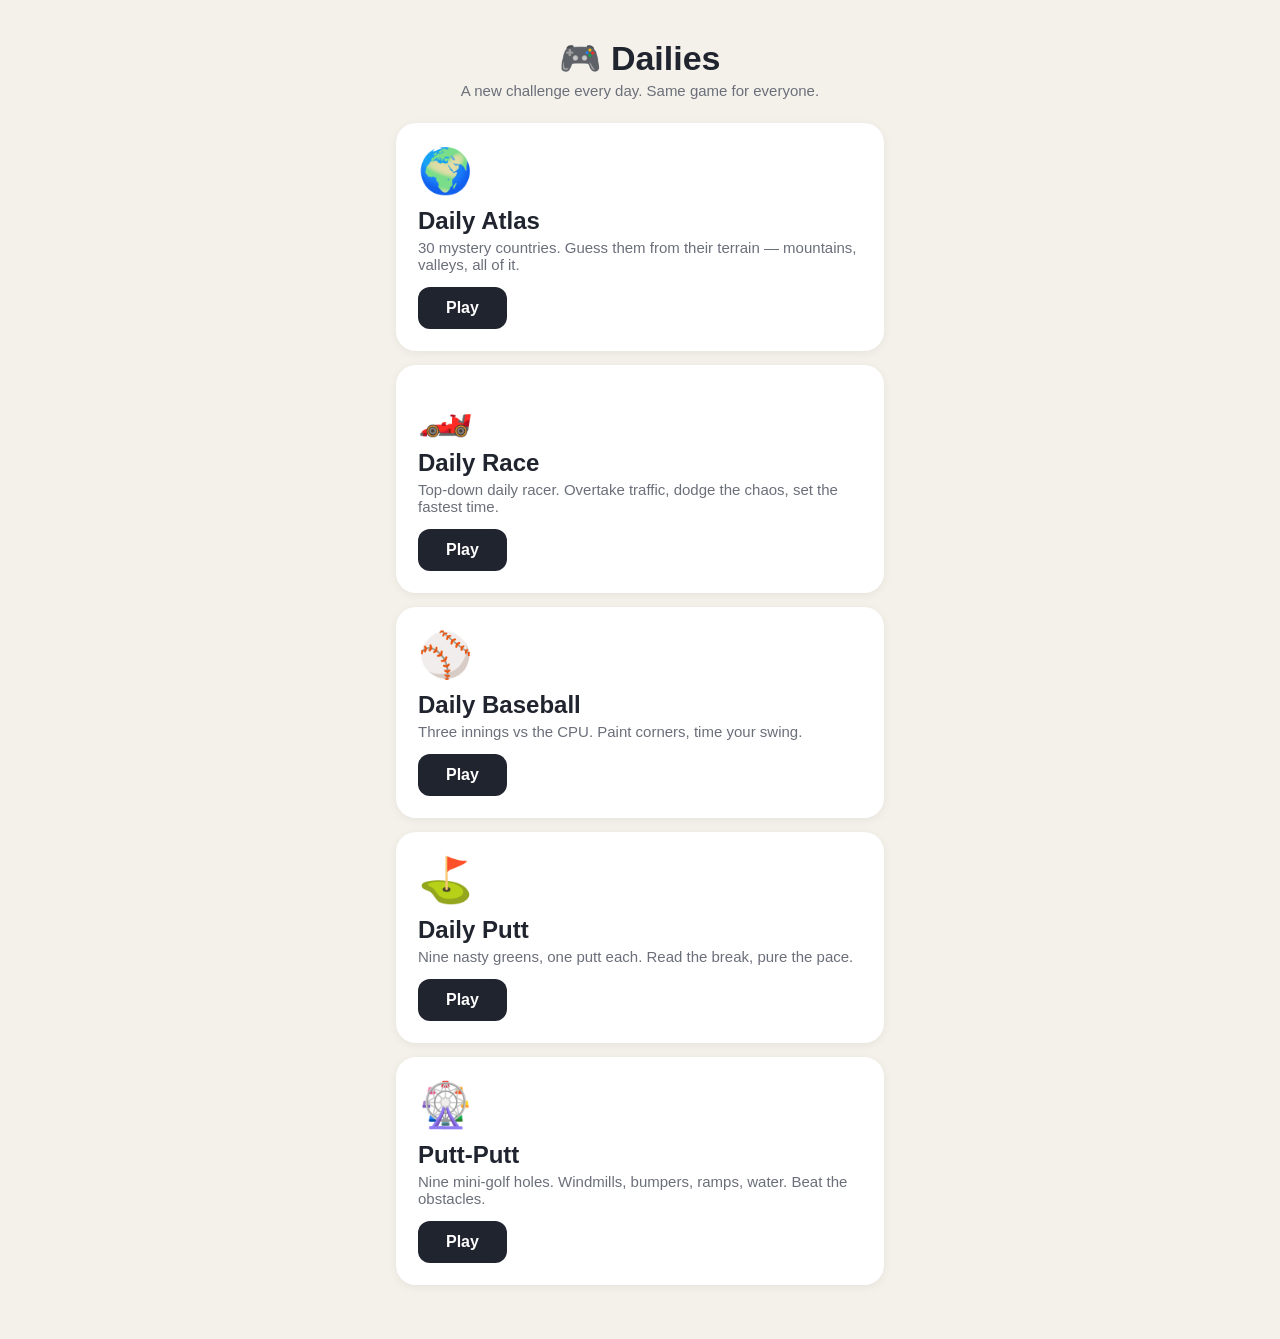
<file: index.html>
<!DOCTYPE html>
<html lang="en">
<head>
<meta charset="UTF-8">
<meta name="viewport" content="width=device-width, initial-scale=1.0, maximum-scale=1.0, user-scalable=no, viewport-fit=cover">
<meta name="mobile-web-app-capable" content="yes">
<meta name="apple-mobile-web-app-capable" content="yes">
<meta name="apple-mobile-web-app-status-bar-style" content="default">
<meta name="apple-mobile-web-app-title" content="Dailies">
<meta name="theme-color" content="#20242e">
<link rel="manifest" href="manifest.json">
<link rel="apple-touch-icon" href="icons/hub-180.png">
<title>Dailies — daily mini games</title>
<style>
  * { box-sizing: border-box; -webkit-tap-highlight-color: transparent; }
  body { margin:0; font-family: -apple-system, BlinkMacSystemFont, "Segoe UI", Roboto, sans-serif;
         background:#f4f1ea; color:#20242e; min-height:100vh; }
  .wrap { max-width:520px; margin:0 auto; padding:20px 16px 40px; }
  h1 { text-align:center; font-size:34px; margin:18px 0 4px; }
  .sub { text-align:center; color:#6b6f7a; margin:0 0 24px; font-size:15px; }
  .game-card { display:block; background:#fff; border-radius:20px; padding:22px;
               margin:14px 0; text-decoration:none; color:#20242e;
               box-shadow:0 2px 10px rgba(0,0,0,.06); }
  .game-card:active { transform:scale(.98); }
  .game-card .emoji { font-size:44px; }
  .game-card h2 { margin:10px 0 4px; font-size:24px; }
  .game-card p { margin:0 0 14px; color:#6b6f7a; font-size:15px; }
  .play { display:inline-block; background:#20242e; color:#fff; font-weight:700;
          border-radius:12px; padding:12px 28px; font-size:16px; }
  .tag { display:inline-block; font-size:12px; font-weight:700; color:#6b6f7a;
         background:#e9e4d8; border-radius:999px; padding:4px 12px; margin-left:8px;
         vertical-align:middle; }
</style>
</head>
<body>
<div class="wrap">
  <h1>🎮 Dailies</h1>
  <p class="sub">A new challenge every day. Same game for everyone.</p>

  <a class="game-card" href="games/daily-atlas/">
    <div class="emoji">🌍</div>
    <h2>Daily Atlas</h2>
    <p>30 mystery countries. Guess them from their terrain — mountains, valleys, all of it.</p>
    <span class="play">Play</span>
  </a>

  <a class="game-card" href="games/daily-race/">
    <div class="emoji">🏎️</div>
    <h2>Daily Race</h2>
    <p>Top-down daily racer. Overtake traffic, dodge the chaos, set the fastest time.</p>
    <span class="play">Play</span>
  </a>

  <a class="game-card" href="games/daily-baseball/">
    <div class="emoji">⚾</div>
    <h2>Daily Baseball</h2>
    <p>Three innings vs the CPU. Paint corners, time your swing.</p>
    <span class="play">Play</span>
  </a>

  <a class="game-card" href="games/daily-putt/">
    <div class="emoji">⛳</div>
    <h2>Daily Putt</h2>
    <p>Nine nasty greens, one putt each. Read the break, pure the pace.</p>
    <span class="play">Play</span>
  </a>

  <a class="game-card" href="games/daily-putt-putt/">
    <div class="emoji">🎡</div>
    <h2>Putt-Putt</h2>
    <p>Nine mini-golf holes. Windmills, bumpers, ramps, water. Beat the obstacles.</p>
    <span class="play">Play</span>
  </a>
</div>
</body>
</html>
</file>
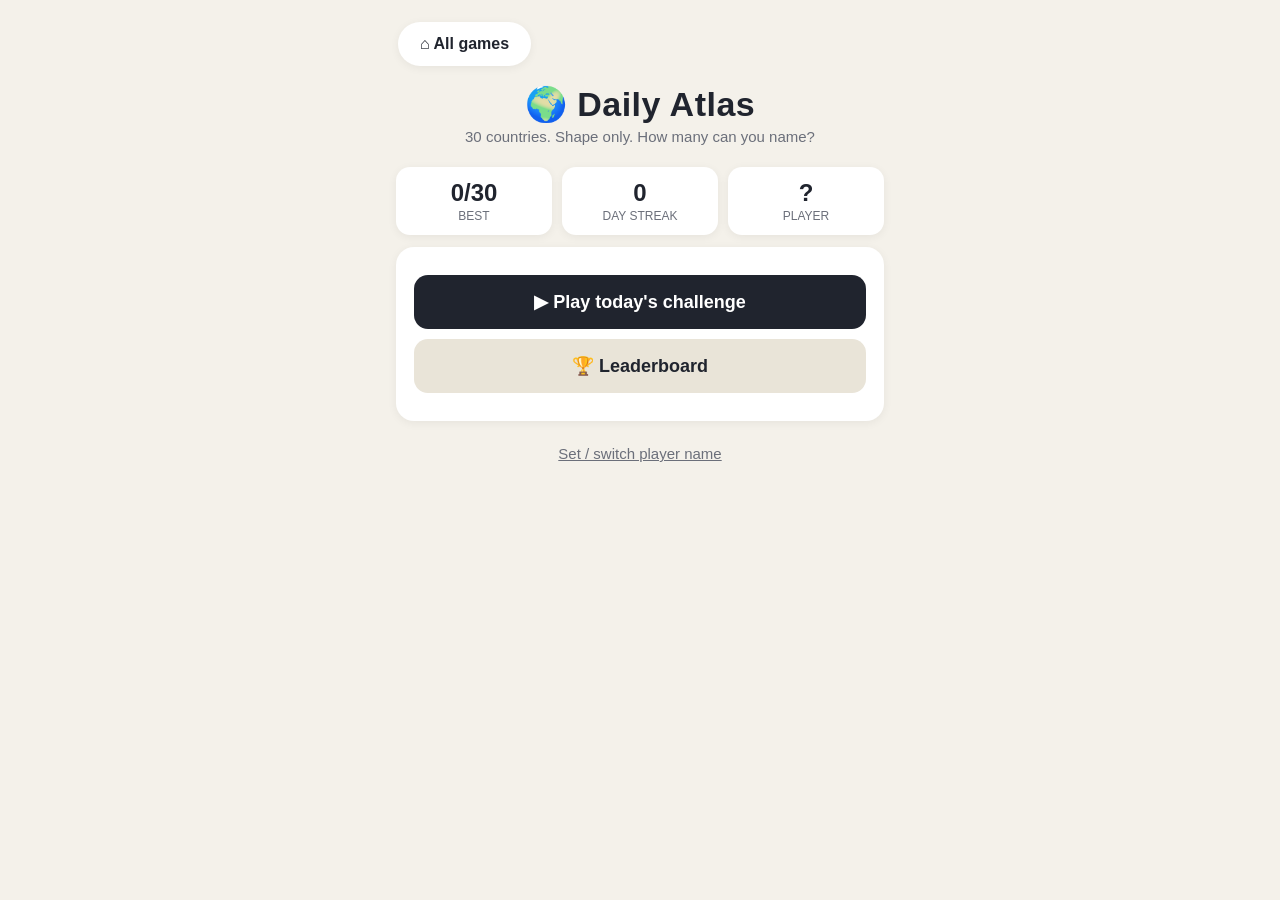
<file: games/daily-atlas/index.html>
<!DOCTYPE html>
<html lang="en">
<head>
<meta charset="UTF-8">
<meta name="viewport" content="width=device-width, initial-scale=1.0, maximum-scale=1.0, user-scalable=no, viewport-fit=cover">
<meta name="mobile-web-app-capable" content="yes">
<meta name="apple-mobile-web-app-capable" content="yes">
<meta name="apple-mobile-web-app-status-bar-style" content="default">
<meta name="apple-mobile-web-app-title" content="Daily Atlas">
<meta name="theme-color" content="#1f6f4a">
<link rel="manifest" href="manifest.json">
<link rel="apple-touch-icon" href="../../icons/atlas-180.png">
<title>Daily Atlas — guess the country</title>
<style>
  * { box-sizing: border-box; -webkit-tap-highlight-color: transparent; }
  body { margin:0; font-family: -apple-system, BlinkMacSystemFont, "Segoe UI", Roboto, sans-serif;
         background:#f4f1ea; color:#20242e; min-height:100vh; }
  .wrap { max-width:520px; margin:0 auto; padding:20px 16px 40px; }
  h1 { text-align:center; font-size:34px; margin:18px 0 4px; letter-spacing:.5px; }
  .sub { text-align:center; color:#6b6f7a; margin:0 0 22px; font-size:15px; }
  .card { background:#fff; border-radius:18px; padding:18px; margin:12px 0;
          box-shadow:0 2px 10px rgba(0,0,0,.06); }
  .btn { display:block; width:100%; border:none; border-radius:14px; padding:16px;
         font-size:18px; font-weight:700; margin:10px 0; cursor:pointer; }
  .btn-primary { background:#20242e; color:#fff; }
  .btn-secondary { background:#e9e4d8; color:#20242e; }
  .btn:active { transform:scale(.98); }
  .btn:disabled { opacity:.5; cursor:default; }
  .btn:disabled:active { transform:none; }
  a.btn { text-decoration:none; text-align:center; }
  .home-top { display:flex; justify-content:flex-start; margin:2px 2px 8px; }
  .home-top a { display:inline-block; background:#fff; border-radius:999px; padding:13px 22px;
                font-weight:700; color:#20242e; text-decoration:none; font-size:16px;
                box-shadow:0 2px 10px rgba(0,0,0,.06); }
  .home-top a:active { transform:scale(.96); }
  .stats { display:flex; gap:10px; margin:12px 0; }
  .stat { flex:1; background:#fff; border-radius:14px; padding:12px; text-align:center;
          box-shadow:0 2px 10px rgba(0,0,0,.06); }
  .stat .v { font-size:24px; font-weight:800; }
  .stat .l { font-size:12px; color:#6b6f7a; margin-top:2px; }
  .screen { display:none; } .screen.on { display:block; }
  #shapeImg { width:100%; height:300px; object-fit:contain; background:#fff; border-radius:18px;
              box-shadow:0 2px 10px rgba(0,0,0,.06); display:block; }
  .topbar { display:flex; justify-content:space-between; align-items:center; margin:6px 2px 12px; }
  .topbar .pill { background:#fff; border-radius:999px; padding:8px 16px; font-weight:700;
                  box-shadow:0 2px 10px rgba(0,0,0,.06); font-size:15px; }
  .opt { display:block; width:100%; border:2px solid #e2ddd0; background:#fff; border-radius:14px;
         padding:16px; font-size:17px; font-weight:600; margin:8px 0; cursor:pointer; color:#20242e; }
  .opt:active { transform:scale(.97); }
  .opt.correct { background:#d9f2e2; border-color:#2f9e5f; color:#14532d;
                 animation:atlas-pop .3s cubic-bezier(.34,1.56,.64,1); }
  .opt.wrong { background:#fbe3e3; border-color:#d64545; color:#7a1f1f;
               animation:atlas-shake .32s ease-in-out; }
  @keyframes atlas-pop { 0%{transform:scale(1);} 45%{transform:scale(1.045);} 100%{transform:scale(1);} }
  @keyframes atlas-shake { 0%,100%{transform:translateX(0);} 25%{transform:translateX(-7px);}
                           55%{transform:translateX(6px);} 80%{transform:translateX(-4px);} }
  .opt:disabled { cursor:default; }
  .big-score { text-align:center; font-size:64px; font-weight:800; margin:10px 0 0; }
  .rank-line { text-align:center; font-size:18px; font-weight:700; margin:6px 0 2px; }
  .rank-sub { text-align:center; color:#6b6f7a; font-size:14px; margin-bottom:8px; }
  .board-row { display:flex; justify-content:space-between; padding:10px 4px;
               border-bottom:1px solid #eee9db; font-size:16px; }
  .board-row.me { font-weight:800; }
  .board-row .r { color:#6b6f7a; width:52px; }
  .modal-bg { display:none; position:fixed; inset:0; background:rgba(0,0,0,.45);
              align-items:center; justify-content:center; padding:20px; z-index:50; }
  .modal-bg.on { display:flex; }
  .modal { background:#fff; border-radius:18px; padding:22px; width:100%; max-width:380px; }
  .modal h2 { margin:0 0 6px; font-size:22px; }
  .modal p { color:#6b6f7a; font-size:14px; margin:6px 0 12px; }
  .modal input { width:100%; border:2px solid #e2ddd0; border-radius:12px; padding:14px;
                 font-size:17px; margin:6px 0; }
  .modal .err { color:#c0392b; font-size:14px; min-height:20px; margin:4px 0; }
  .tiny-link { display:block; text-align:center; color:#6b6f7a; font-size:15px; padding:12px;
               margin:10px auto 0; background:none; border:none; text-decoration:underline; cursor:pointer; }
  .note { font-size:13px; color:#6b6f7a; text-align:center; margin-top:10px; }
</style>
</head>
<body>
<div class="wrap">

  <!-- MENU -->
  <div id="screen-menu" class="screen on">
    <div class="home-top"><a href="../..">⌂ All games</a></div>
    <h1>🌍 Daily Atlas</h1>
    <p class="sub">30 countries. Shape only. How many can you name?</p>
    <div class="stats">
      <div class="stat"><div class="v" id="stat-best">–</div><div class="l">BEST</div></div>
      <div class="stat"><div class="v" id="stat-streak">0</div><div class="l">DAY STREAK</div></div>
      <div class="stat"><div class="v" id="stat-name">?</div><div class="l">PLAYER</div></div>
    </div>
    <div class="card">
      <button class="btn btn-primary" id="btn-daily">▶ Play today's challenge</button>
      <button class="btn btn-secondary" id="btn-board">🏆 Leaderboard</button>
    </div>
    <div class="card" id="daily-lock" style="display:none">
      <p class="sub" style="margin-bottom:4px">🔒 Today's challenge is done — come back at midnight</p>
      <div class="big-score" id="daily-lock-score" style="font-size:34px">–</div>
      <p class="note" style="margin-top:6px">Next challenge in <b id="daily-countdown">–</b></p>
    </div>
    <button class="tiny-link" id="btn-name">Set / switch player name</button>
    <p class="note" id="menu-note"></p>
  </div>

  <!-- GAME -->
  <div id="screen-game" class="screen">
    <div class="home-top"><a href="../..">⌂ All games</a></div>
    <div class="topbar">
      <div class="pill" id="game-round">1/30</div>
      <div class="pill" id="game-mode">DAILY</div>
      <div class="pill" id="game-lives">❤❤❤</div>
      <div class="pill" id="game-score">0 ✅</div>
    </div>
    <img id="shapeImg" alt="Country terrain relief">
    <div id="options" style="margin-top:12px;"></div>
  </div>

  <!-- DONE -->
  <div id="screen-done" class="screen">
    <div class="card">
      <p class="sub" id="done-title" style="margin-bottom:0">Today's challenge</p>
      <div class="big-score" id="done-score">0/30</div>
      <div class="rank-line" id="done-rank"></div>
      <div class="rank-sub" id="done-rank-sub"></div>
      <button class="btn btn-primary" id="btn-share">📤 Share result</button>
      <button class="btn btn-secondary" id="btn-board2">🏆 Leaderboard</button>
      <button class="btn btn-secondary" id="btn-menu">Menu</button>
      <a class="btn btn-secondary" href="../..">⌂ All games</a>
    </div>
    <p class="note" id="done-note"></p>
  </div>

  <!-- LEADERBOARD -->
  <div id="screen-board" class="screen">
    <h1 style="font-size:26px">🏆 Leaderboard</h1>
    <p class="sub" id="board-date"></p>
    <div class="card" id="board-list"></div>
    <button class="btn btn-secondary" id="btn-menu2">Menu</button>
  </div>

</div>

<!-- NAME MODAL -->
<div class="modal-bg" id="modal-name">
  <div class="modal">
    <h2 id="name-h">Pick your player name</h2>
    <p id="name-p">Names are first come, first served across all Mini Games.</p>
    <input id="name-input" maxlength="16" placeholder="e.g. HoopsFan23" autocomplete="off">
    <input id="name-phrase" type="password" placeholder="Secret phrase (min 4 chars)" style="display:none">
    <div class="err" id="name-err"></div>
    <button class="btn btn-primary" id="name-go">Continue</button>
    <button class="tiny-link" id="name-cancel">Skip — play without leaderboard</button>
    <p class="note">Don't lose your phrase — there's no reset.</p>
  </div>
</div>

<script>
const COUNTRIES=[{"n":"Afghanistan","d":0.600,"t":25,"p":[[[-1.2,37.4],[-0.7,37.4],[0.1,37.1],[0.4,37],[1.1,37.3],[1.4,37.2],[1.7,37.6],[2.3,37.6],[2.5,37.7],[2.6,38.1],[3,38.5],[3.6,38.3],[3.5,38],[3.8,37.9],[3.7,37.1],[4.1,36.7],[4.4,36.9],[4.9,37],[5.5,37.5],[6.2,37.4],[7.2,37.4],[7.4,37.1],[6.8,37],[6.3,36.8],[5.2,36.7],[4.1,36.5],[3.5,36.1],[3.7,35.7],[3.8,35.2],[3.3,34.7],[3.4,34.3],[3.1,34],[2.2,34],[2.6,33.4],[1.9,33.1],[1.5,32.5],[1.5,31.9],[1.2,31.6],[0.8,31.7],[0,31.6],[-0.1,31.3],[-0.8,31.3],[-1.4,30.7],[-1.4,29.9],[-2.7,29.5],[-3.4,29.6],[-3.6,29.3],[-4.2,29.5],[-5.2,29.3],[-6.9,29.8],[-6,30.7],[-6.1,31.4],[-6.8,31.5],[-6.9,32.2],[-7.2,33],[-6.8,33.5],[-7.2,33.7],[-7,34.4],[-6.6,35.6],[-5.5,35.3],[-4.8,35.4],[-4.6,35.9],[-3.8,36],[-3.2,36.3],[-3,37.1],[-2.2,37.3],[-2,37.7],[-1.6,37.4],[-1.2,37.4]]]},{"n":"Albania","d":0.776,"t":63,"p":[[[0.9,40.8],[0.9,40.6],[0.5,40.4],[0.5,40.1],[0,39.6],[-0.2,39.7],[-0.2,39.9],[-0.7,40.3],[-0.8,40.7],[-0.7,41.4],[-0.6,41.7],[-0.8,41.9],[-0.8,42.2],[-0.4,42.7],[-0.3,42.5],[-0.1,42.6],[0.2,42.3],[0.4,42.2],[0.5,41.9],[0.3,41.5],[0.5,41.1],[0.9,40.8]]]},{"n":"Algeria","d":0.662,"t":89,"p":[[[-11.7,27.4],[-11.7,27.6],[-11.7,27.7],[-11.7,28.8],[-10.1,29.6],[-9.1,29.7],[-8.3,30],[-7.9,30.5],[-6.7,30.9],[-6.7,31.6],[-6.1,31.7],[-5.6,32.1],[-4.3,32.3],[-4.1,32.7],[-4.4,32.9],[-4.8,33.9],[-4.8,34.5],[-5.2,35.2],[-4.2,35.7],[-3.1,35.9],[-2.5,36.3],[-1.6,36.6],[0.1,36.8],[1.8,36.9],[2.3,36.7],[3.2,37.1],[4.3,37.1],[4.7,36.9],[5.4,36.9],[5.2,36.4],[5.4,35.5],[5.1,34.7],[4.5,34.1],[4.6,33.3],[5.4,32.7],[5.4,32.5],[6,32.1],[6.5,30.3],[6.8,29.4],[6.8,29],[6.7,28.1],[6.7,27.7],[6.6,27.1],[6.7,26.5],[6.3,26.1],[6.9,25.4],[6.9,24.9],[7.3,24.4],[7.8,24.6],[8.5,24.1],[9,23.5],[5.6,21.6],[2.7,19.6],[1.2,19.2],[0.1,19.1],[0.1,19.7],[-0.3,19.9],[-1,20.1],[-1.2,20.6],[-4.6,22.8],[-7.9,25],[-11.7,27.4]]]},{"n":"Angola","d":0.667,"t":95,"p":[[[-3.8,-4.8],[-4.2,-5],[-4.3,-5.2],[-4.4,-5.7],[-4.6,-5.8],[-4.9,-5],[-4.5,-4.6],[-4.2,-4.4],[-3.8,-4.8]],[[-4.5,-6.1],[-4.1,-6],[-3.8,-6],[-3.4,-5.9],[-0.5,-5.9],[-0.2,-6.6],[0.1,-7.2],[0.3,-7.5],[0.7,-8.1],[1.3,-8],[1.7,-7.8],[2.2,-8],[2.4,-7.7],[2.6,-7.2],[3.2,-7.1],[3.3,-6.9],[3.8,-6.9],[3.7,-7.3],[4.9,-7.3],[5,-7.9],[5.2,-8.3],[5,-8.9],[5.1,-9.5],[5.4,-9.9],[5.4,-11.1],[5.6,-11],[6,-11],[6.7,-10.9],[7.1,-10.9],[7.2,-11.2],[7.1,-11.7],[7.3,-12.2],[7.1,-12.6],[7.2,-12.9],[5.1,-12.9],[5.1,-16.1],[5.8,-16.9],[6.4,-17.5],[4.6,-17.9],[2.2,-17.8],[1.5,-17.3],[-2.6,-17.4],[-2.7,-17.4],[-3.3,-17],[-4,-16.9],[-4.6,-17.1],[-5.1,-17.3],[-5.2,-16.7],[-5,-15.8],[-4.7,-14.9],[-4.6,-14.4],[-4.3,-13.5],[-4.1,-13.1],[-3.5,-12.5],[-3.2,-12],[-3.1,-11.3],[-3.1,-10.7],[-3.4,-10.4],[-3.7,-9.8],[-3.9,-9.2],[-3.9,-9],[-3.6,-8.6],[-3.9,-7.6],[-4.1,-6.9],[-4.6,-6.3],[-4.5,-6.1]]]},{"n":"Argentina","d":0.467,"t":97,"p":[[[-3.3,-52.6],[-3,-53.1],[-2.5,-53.8],[-1.2,-54.5],[0.2,-54.7],[-0.2,-55.2],[-1.2,-55.2],[-1.7,-54.9],[-2.3,-54.9],[-3.3,-54.9],[-3.3,-52.6]],[[7.7,-30.2],[7.4,-31],[7.1,-32],[7.2,-33],[6.9,-33.3],[6.9,-33.9],[6.8,-34.4],[8.1,-35.3],[7.9,-36],[8.5,-36.4],[8.5,-36.9],[7.5,-38.2],[6.1,-38.7],[4,-38.9],[3,-38.8],[3.2,-39.4],[3,-40.2],[3.1,-40.7],[2.5,-41],[1.5,-41.2],[0.6,-40.8],[0.2,-41.1],[0.3,-42.1],[1,-42.4],[1.5,-42],[1.8,-42.6],[0.9,-42.9],[0.1,-43.5],[0,-44.5],[-0.3,-45],[-1.2,-45],[-2,-45.6],[-2.3,-46.3],[-1.3,-47],[-0.4,-47.2],[-0.7,-48.1],[-1.9,-48.7],[-2.5,-49.9],[-3.4,-50.3],[-3.8,-50.7],[-3.5,-51.8],[-2.9,-52.4],[-3.3,-52.3],[-4.2,-52.1],[-6.6,-52],[-7,-51.4],[-7,-50.7],[-7.7,-50.7],[-8,-50.4],[-8.1,-49.3],[-7.4,-48.9],[-7,-48.2],[-7.2,-47.7],[-6.6,-46.9],[-6.3,-45.6],[-6.4,-45],[-5.9,-44.8],[-6,-44.4],[-6.5,-44.2],[-6.2,-43.8],[-6.6,-43.4],[-6.9,-42.3],[-6.5,-42.1],[-6.6,-40.8],[-6.4,-39.8],[-6.1,-38.9],[-5.5,-38.6],[-5.8,-37.6],[-5.8,-36.7],[-5.1,-36],[-5.1,-35.2],[-4.5,-34.2],[-4.5,-33.3],[-4.8,-33.1],[-5.2,-31.4],[-4.6,-30.3],[-4.7,-29.4],[-4.4,-28.5],[-3.7,-27.5],[-3,-26.9],[-3.3,-26.5],[-3.1,-26.2],[-3.1,-24.5],[-2,-24],[-1.7,-23],[-1.8,-22.7],[-1,-21.8],[0.3,-22.1],[0.9,-22.8],[1.3,-22],[2.4,-22],[2.6,-22.2],[4.4,-23.9],[5.3,-24],[6.5,-24.8],[7.5,-25.2],[7.7,-25.6],[6.7,-27.1],[7.7,-27.4],[8.8,-27.5],[9.6,-27.4],[10.5,-26.6],[10.7,-25.7],[11.2,-25.5],[11.7,-26.1],[11.6,-26.9],[10.8,-27.5],[10.1,-27.9],[9,-28.9],[7.7,-30.2]]]},{"n":"Armenia","d":0.800,"t":98,"p":[[[1.2,38.8],[0.8,38.7],[0.4,39.3],[0.4,39.5],[0,39.5],[-0.3,39.7],[-0.5,39.7],[-0.9,40],[-1.7,40.3],[-1.6,40.7],[-1.7,41.1],[-0.3,41.2],[-0.1,41],[0.2,40.8],[0,40.6],[0.6,40.2],[0.3,39.9],[0.7,39.6],[1.2,39.5],[1.2,38.8]]]},{"n":"Australia","d":0.484,"t":19,"p":[[[13.5,-40.8],[14.1,-40.9],[14.1,-42.1],[13.8,-42.4],[13.7,-43.2],[13.3,-42.9],[12.6,-43.6],[12.4,-43.6],[11.8,-43.5],[11.2,-42.7],[11.1,-42],[10.5,-41.2],[10.5,-40.7],[11.2,-40.8],[12.1,-41.1],[12.7,-41],[13.5,-40.8]],[[-8.1,-32.2],[-9.1,-32.7],[-10,-33],[-10.2,-33.5],[-10.6,-33.9],[-11.4,-33.9],[-12,-34],[-12.9,-33.8],[-13.6,-33.9],[-14.3,-34],[-14.9,-34.5],[-15.2,-34.5],[-15.7,-34.7],[-16.2,-35.1],[-16.9,-35],[-17.6,-35],[-18.7,-34.4],[-19.2,-34.2],[-19.2,-33.6],[-18.7,-33.5],[-18.5,-33.3],[-18.5,-32.9],[-18.4,-32.2],[-18.5,-31.6],[-19.1,-30.6],[-19.2,-30],[-19.2,-29.5],[-19.6,-28.8],[-19.6,-28.5],[-20,-28.1],[-20.2,-27.3],[-20.7,-26.5],[-20.9,-26.1],[-20.4,-26.5],[-20.8,-25.6],[-20.3,-25.9],[-20,-26.3],[-20,-25.8],[-20.5,-25],[-20.6,-24.7],[-20.8,-24.4],[-20.7,-23.8],[-20.5,-23.6],[-20.4,-23.1],[-20.5,-22.5],[-20.1,-21.8],[-20,-22.5],[-19.6,-21.8],[-18.8,-21.5],[-18.3,-21.1],[-17.5,-20.7],[-17.1,-20.6],[-16.8,-20.7],[-16,-20.4],[-15.4,-20.3],[-15.2,-20],[-15,-20],[-14.4,-20],[-13.4,-19.7],[-12.8,-19.2],[-12.6,-18.7],[-12,-18.2],[-11.9,-17.8],[-11.9,-17.3],[-11.2,-16.4],[-10.8,-17.3],[-10.4,-17.1],[-10.7,-16.6],[-10.4,-16.1],[-10,-16.3],[-9.8,-15.6],[-9.3,-15.1],[-9.1,-14.7],[-8.5,-14.5],[-8.5,-14.2],[-8.1,-14.3],[-8.1,-14.1],[-7.6,-14],[-7.2,-13.8],[-6.4,-14.3],[-5.9,-14.9],[-5.2,-14.9],[-4.6,-15],[-4.8,-14.4],[-4.3,-13.6],[-3.9,-13.4],[-4,-13.1],[-3.6,-12.5],[-3,-12.2],[-2.5,-12.3],[-1.6,-12.1],[-1.7,-11.6],[-2.4,-11.3],[-1.9,-11.1],[-1.2,-11.4],[-0.7,-11.8],[0.2,-12],[0.5,-11.9],[1.1,-12.2],[1.7,-12],[2,-12],[2.3,-11.9],[2.7,-12.4],[2.5,-12.9],[2.1,-13.3],[1.7,-13.3],[1.9,-13.7],[1.6,-14.2],[1.2,-14.7],[1.3,-15],[2.1,-15.6],[2.8,-15.9],[3.4,-16.2],[4.1,-16.8],[4.4,-16.8],[4.9,-17.1],[5,-17.4],[6,-17.7],[6.7,-17.4],[6.9,-16.8],[7.1,-16.4],[7.2,-15.8],[7.5,-15],[7.3,-14.6],[7.4,-14.3],[7.3,-13.7],[7.4,-12.9],[7.6,-12.7],[7.5,-12.4],[7.7,-11.9],[7.9,-11.3],[7.9,-11],[8.3,-10.7],[8.6,-11.2],[8.6,-11.8],[8.9,-11.9],[8.9,-12.3],[9.3,-12.8],[9.4,-13.4],[9.3,-13.8],[9.7,-14.5],[10.3,-14.2],[10.7,-14.6],[11.2,-15],[11,-15.4],[11.3,-16.3],[11.4,-16.8],[11.7,-16.9],[11.9,-17.8],[11.8,-18.3],[12.2,-19],[13.2,-19.5],[14,-20],[14.6,-20.4],[14.5,-20.6],[15.1,-21.3],[15.5,-22.3],[15.9,-22.1],[16.3,-22.6],[16.5,-22.4],[16.7,-23.5],[17.4,-24.1],[17.9,-24.5],[18.6,-25.3],[18.9,-26.1],[18.9,-26.6],[18.9,-27.3],[19.3,-28.1],[19.3,-29],[19.1,-29.5],[18.8,-30.4],[18.9,-30.9],[18.7,-31.6],[18.2,-32.6],[17.5,-33],[17.1,-33.8],[16.8,-34.3],[16.5,-35.2],[16.1,-35.7],[15.9,-36.4],[15.7,-37.1],[15.8,-37.4],[15.2,-37.8],[14.1,-37.8],[13.2,-38.2],[12.7,-38.6],[12.1,-39],[11.3,-38.6],[10.7,-38.4],[10.8,-37.9],[10.3,-38.1],[9.4,-38.8],[8.5,-38.5],[8,-38.4],[7.4,-38.3],[6.4,-38],[5.8,-37.4],[5.6,-36.6],[5.4,-36.1],[4.9,-35.7],[3.9,-35.6],[4.2,-35.1],[4,-34.4],[3.5,-35.1],[2.6,-35.3],[3.1,-34.7],[3.3,-34.1],[3.7,-33.6],[3.6,-32.9],[2.8,-33.8],[2.2,-34.1],[1.8,-34.9],[1,-34.5],[1,-33.9],[0.4,-33.2],[-0.1,-32.8],[0.1,-32.6],[-1.2,-32],[-1.9,-32],[-2.9,-31.5],[-4.7,-31.6],[-6,-31.9],[-7.1,-32.3],[-8.1,-32.2]]]},{"n":"Austria","d":0.605,"t":85,"p":[[[3.5,48.1],[3.4,47.7],[2.9,47.7],[3,47.5],[2.7,46.9],[2.5,46.7],[1.7,46.7],[1.1,46.4],[0.3,46.5],[-1.1,46.8],[-1.3,47.1],[-2.3,46.9],[-2.4,46.8],[-3,46.9],[-3.6,46.9],[-4,47.1],[-3.9,47.3],[-3.9,47.5],[-3.6,47.6],[-3.1,47.3],[-2.9,47.6],[-2.1,47.5],[-1.3,47.7],[-0.9,47.7],[-0.6,47.5],[-0.5,47.6],[-0.6,48.3],[-0.2,48.4],[0.1,48.9],[0.9,48.6],[1.4,49],[1.8,49],[2.5,48.7],[3,48.8],[3.5,48.6],[3.4,48.5],[3.5,48.1]]]},{"n":"Azerbaijan","d":0.638,"t":152,"p":[[[-0.6,41.9],[-0.3,41.8],[0.4,41.2],[0.8,41.2],[1,41.4],[1.6,41.8],[2.1,41.3],[2.6,40.6],[3.1,40.5],[3.4,40.3],[2.6,40.2],[2.4,39.4],[2.2,39],[1.8,38.8],[1.9,38.3],[1.6,38.3],[1,38.8],[1.3,39.3],[1,39.6],[0.7,39.5],[-0.5,38.8],[-0.5,39.5],[-1,39.6],[-1.4,39.9],[-1.1,40.2],[-1.7,40.6],[-1.5,40.8],[-1.8,41],[-2,41.2],[-1.8,41.4],[-1,41.1],[-0.5,41.1],[-0.4,41.2],[-0.9,41.7],[-0.6,41.9]],[[-0.9,38.7],[-1.6,38.9],[-2.1,39.3],[-2.2,39.7],[-2,39.7],[-1.7,39.5],[-1.3,39.5],[-1.3,39.3],[-0.9,38.7]]]},{"n":"Bahamas","d":0.646,"t":65,"p":[[[-1,26.8],[-0.6,26.9],[0.1,26.8],[0.1,26.6],[-1,26.4],[-1,26.8]],[[0.2,27],[0.9,26.6],[0.8,25.9],[0.6,26],[0.6,26.5],[0.2,26.9],[0.2,27]],[[-0.2,25.2],[0.1,25.2],[0.4,24.3],[0.4,23.8],[0.2,23.7],[-0.1,24.3],[-0.5,24.6],[-0.2,25.2]]]},{"n":"Bangladesh","d":0.705,"t":46,"p":[[[2.1,22],[2,21.3],[1.7,21.5],[1.8,20.7],[1.5,21.2],[1.4,21.7],[1.2,22.2],[0.8,22.8],[-0.1,22.8],[0,22.4],[-0.3,21.8],[-0.8,22],[-0.9,21.9],[-1.2,22],[-1.6,22.1],[-1.7,22.9],[-2.1,23.6],[-1.9,24.2],[-2.5,24.5],[-2.3,24.9],[-1.7,25.2],[-2.4,25.8],[-2,26.4],[-1.3,26],[-0.8,26],[-0.7,25.3],[0.3,25.1],[1.2,25.1],[1.8,25],[1.3,24.1],[0.9,24.1],[0.5,23.5],[1.1,23],[1.3,23.6],[1.5,23.6],[2.1,22]]]},{"n":"Belarus","d":0.628,"t":92,"p":[[[0,56.2],[1,55.9],[1.1,55.7],[1.7,55.8],[2.7,55.6],[2.8,55.1],[2.5,54.8],[3.2,54.2],[3.6,54],[3.5,53.8],[4.2,53.6],[4.5,53.4],[4.1,53.1],[3.3,53.2],[3.1,53.1],[3.3,52.7],[3.6,52.1],[2.7,52],[2.4,51.8],[2.3,51.3],[1.9,51.4],[1,51.4],[0.8,51.6],[0.4,51.4],[0,51.6],[-0.8,51.6],[-1.9,51.8],[-2.9,51.9],[-3.7,51.9],[-4.2,51.6],[-4.7,51.6],[-4.7,52],[-5,52.5],[-4.4,52.7],[-4.4,53.1],[-4.7,53.5],[-4.7,53.9],[-3.8,53.9],[-2.7,54.3],[-2.5,54.8],[-1.6,55.2],[-1.7,55.6],[-1.1,55.8],[0,56.2]]]},{"n":"Belgium","d":0.724,"t":1,"p":[[[1.6,50.8],[1.5,50.1],[1.2,50.1],[1.1,49.5],[0.2,50],[-0.3,49.9],[-1,50.4],[-1.5,50.8],[-1.9,50.8],[-2.1,51.1],[-1.3,51.3],[-0.5,51.3],[0.4,51.5],[1,51],[1.6,50.8]]]},{"n":"Belize","d":0.686,"t":155,"p":[[[-0.5,17.8],[-0.5,18],[-0.4,18],[-0.2,17.9],[0.1,18.5],[0.3,18.5],[0.3,18.4],[0.5,18.3],[0.5,18.1],[0.3,17.6],[0.4,17.5],[0.3,17.1],[0.4,17],[0.3,16.5],[0.1,16.3],[-0.1,16.2],[-0.3,15.9],[-0.6,15.9],[-0.5,17],[-0.5,17.8]]]},{"n":"Benin","d":0.673,"t":21,"p":[[[0.4,6.3],[-0.5,6.1],[-0.7,6.8],[-0.7,9.1],[-0.9,9.3],[-0.9,9.8],[-1.2,10.2],[-1.6,10.5],[-1.4,11],[-1.1,11.1],[-0.9,11.5],[-0.4,11.6],[-0.2,11.9],[0.2,12.2],[0.5,12.2],[1.3,11.7],[1.2,11.3],[1.5,10.7],[1.3,10.3],[1.4,10.1],[0.9,9.4],[0.6,9.1],[0.4,8.5],[0.4,7.9],[0.4,6.3]]]},{"n":"Bhutan","d":0.707,"t":151,"p":[[[1.1,27.8],[1.5,27.5],[1.4,26.8],[0.6,26.8],[-0.2,26.9],[-0.9,26.7],[-1.8,27.1],[-1.8,27.3],[-1.1,28],[-0.6,28.3],[0.1,28.1],[0.6,28],[1.1,27.8]]]},{"n":"Bolivia","d":0.703,"t":96,"p":[[[-5.4,-11],[-4.7,-11],[-4.1,-11],[-3.9,-10.7],[-3,-10.3],[-2.5,-9.9],[-1.2,-9.8],[-1.3,-10.5],[-1.2,-10.9],[-1.3,-11.6],[-0.2,-12.5],[0.9,-12.6],[1.3,-13],[2,-13.2],[2.4,-13.5],[3,-13.5],[3.6,-13.8],[3.7,-14.4],[3.9,-14.6],[3.9,-15.1],[3.6,-15.1],[4,-16.3],[5.9,-16.3],[5.7,-16.9],[5.9,-17.3],[6.4,-17.6],[6.6,-18.2],[6.5,-19],[6.2,-19.4],[6.3,-20],[6,-20.2],[5.9,-19.9],[5,-19.4],[4.1,-19.3],[2.3,-19.6],[1.9,-20.5],[1.8,-21.1],[1.4,-22.2],[1.3,-22],[0.1,-22],[-0.2,-22.8],[-0.8,-22.1],[-2.1,-21.8],[-3,-22.7],[-3.7,-22.9],[-4.1,-21.5],[-4.6,-20.4],[-4.3,-19.4],[-4.8,-19],[-5,-18.3],[-5.5,-17.6],[-4.8,-16.5],[-5.3,-15.7],[-5,-15.3],[-5.2,-15],[-4.8,-14.5],[-4.8,-13.6],[-4.8,-12.9],[-4.5,-12.6],[-5.4,-11]]]},{"n":"Bosnia and Herzegovina","d":0.708,"t":106,"p":[[[0.7,42.6],[-0.2,43],[-0.6,43.4],[-1,43.7],[-1.4,44],[-1.6,44.4],[-2.1,44.8],[-1.9,45.2],[-1.6,45],[-1.3,45.2],[-0.9,45.2],[0,45.1],[0.7,45.1],[1.1,44.9],[1.5,44.9],[1.2,44.4],[1.7,44],[1.6,43.6],[1.3,43.5],[1.2,43.4],[0.8,43.2],[0.7,42.6]]]},{"n":"Botswana","d":0.703,"t":153,"p":[[[5,-22.1],[3.5,-22.8],[2.6,-23.6],[2.3,-24.2],[2,-24.6],[1.5,-24.7],[1.3,-25.2],[1.2,-25.5],[0.6,-25.7],[-0.3,-25.7],[-0.7,-25.4],[-1.2,-25.3],[-1.6,-25.5],[-1.9,-26],[-2.4,-26.3],[-2.9,-26.7],[-3.6,-26.8],[-3.8,-26.5],[-3.7,-25.9],[-4.3,-24.9],[-4.6,-24.8],[-4.6,-21.8],[-3.6,-21.8],[-3.6,-18.3],[-2.8,-18.2],[-1.3,-17.9],[-0.9,-18.3],[-0.3,-17.9],[0.1,-17.9],[0.6,-17.7],[0.8,-17.7],[1.2,-18.5],[1.4,-18.7],[1.7,-19.3],[2.8,-20.4],[3.3,-20.5],[3.3,-20.9],[3.5,-21.5],[4.3,-21.6],[5,-22.1]]]},{"n":"Brazil","d":0.514,"t":6,"p":[[[3.6,-33.8],[3.3,-33.2],[3.7,-32.7],[3.2,-32],[2.4,-31.5],[1.3,-30.9],[1,-30.9],[0,-30.1],[-0.7,-30.2],[0.7,-28.9],[1.8,-27.9],[2.5,-27.5],[3.3,-26.9],[3.3,-26.1],[2.8,-25.5],[2.3,-25.7],[2.5,-25.2],[2.7,-24.6],[2.7,-24],[2.3,-23.8],[1.9,-24],[1.5,-24],[1.4,-23.6],[1.3,-22.7],[1.1,-22.4],[0.5,-22.1],[0.1,-22.3],[-1,-22.1],[-0.9,-20.7],[-1.2,-20.2],[-0.9,-20],[-1,-19.4],[-0.7,-19],[-0.6,-18.2],[-0.8,-17.6],[-1.3,-17.3],[-1.4,-16.9],[-1.3,-16.3],[-3.2,-16.3],[-3.6,-15.1],[-3.3,-15.1],[-3.3,-14.6],[-3.5,-14.4],[-3.6,-13.8],[-4.1,-13.5],[-4.8,-13.5],[-5.2,-13.2],[-5.9,-13],[-6.3,-12.6],[-7.4,-12.5],[-8.5,-11.6],[-8.4,-10.9],[-8.5,-10.5],[-8.4,-9.8],[-9.7,-9.9],[-10.2,-10.3],[-11.1,-10.7],[-11.3,-11],[-11.8,-11],[-12.6,-11],[-13.1,-11.1],[-13.6,-11],[-13.5,-9.5],[-14.4,-10.1],[-15.2,-10.1],[-15.6,-9.5],[-16.3,-9.5],[-16.1,-9],[-16.6,-8.4],[-17,-7.5],[-16.8,-7.3],[-16.8,-6.9],[-16.2,-6.6],[-16.3,-6.1],[-16,-5.7],[-15.9,-5.3],[-14.8,-4.6],[-14,-4.4],[-13.9,-4.3],[-12.9,-4.3],[-12.5,-1.6],[-12.5,-1.1],[-12.6,-0.5],[-13.1,-0.2],[-13.1,0.5],[-12.5,0.7],[-12.3,0.6],[-12.3,1],[-12.9,1.1],[-12.9,1.7],[-10.9,1.7],[-10.6,2],[-10.3,1.7],[-10.1,1.1],[-9.9,1.3],[-9.4,0.7],[-8.6,0.8],[-8.4,1.1],[-7.7,1.3],[-7.3,1.5],[-7.1,1.9],[-6.4,2.2],[-6.5,2.4],[-7.3,2.5],[-7.5,3.1],[-7.4,3.8],[-7.9,4.1],[-7.7,4.1],[-6.9,4],[-6.1,3.8],[-5.9,4],[-5.1,4.2],[-4,4.5],[-3.7,4.9],[-3.8,5.2],[-3.3,5.2],[-3,5],[-3.2,4.6],[-2.8,4.4],[-2.6,4],[-2.9,3.6],[-3,2.8],[-2.8,2.2],[-2.7,1.8],[-2.1,1.3],[-1.6,1.3],[-1.5,1.5],[-1.2,1.5],[-0.7,1.7],[-0.4,1.9],[0.2,1.9],[0.4,1.9],[0.9,1.8],[1,2],[0.9,2.2],[1,2.5],[1.4,2.4],[1.8,2.5],[2.4,2.3],[2.9,2.1],[3.2,2.4],[3.4,2.3],[3.5,2.1],[4,2.1],[4.4,2.5],[4.7,3.2],[5.3,4.2],[5.6,4.2],[5.9,3.6],[6.4,1.9],[7,1.7],[7,1],[6.2,0.2],[6.6,-0.1],[8.3,-0.2],[8.4,-1.2],[9.1,-0.6],[10.4,-0.9],[12,-1.6],[12.5,-2.1],[12.4,-2.7],[13.5,-2.4],[15.5,-2.9],[17,-2.9],[18.4,-3.7],[19.7,-4.8],[20.5,-5.1],[21.3,-5.1],[21.7,-5.5],[22,-6.7],[22.2,-7.3],[21.8,-9],[21.3,-9.6],[19.9,-11],[19.3,-12.2],[18.5,-13],[18.3,-13.1],[18,-13.8],[18.1,-15.7],[17.8,-17.2],[17.7,-17.9],[17.4,-18.3],[17.2,-19.6],[16.2,-20.9],[16,-21.9],[15.2,-22.4],[15,-23],[13.9,-23],[12.3,-23.4],[11.6,-23.8],[10.5,-24.1],[9.3,-24.9],[8.5,-25.9],[8.3,-26.6],[8.5,-27.2],[8.3,-28.2],[8.1,-28.7],[7.4,-29.2],[6.2,-31],[5.4,-31.8],[4.7,-32.2],[4.2,-33.2],[3.6,-33.8]]]},{"n":"Brunei","d":0.867,"t":81,"p":[[[0.5,5.4],[0.4,5],[0.3,4.3],[-0.1,4.3],[-0.3,4],[-0.8,4.5],[-0.4,4.9],[0.5,5.4]]]},{"n":"Bulgaria","d":0.683,"t":105,"p":[[[-2,44.2],[-1.7,43.8],[-1.4,43.9],[-0.6,43.7],[0.9,43.7],[1.4,43.9],[2.6,44.2],[3.3,43.8],[3.9,43.7],[3.4,43.3],[3,42.6],[3.3,42],[2.4,42.1],[1.4,41.8],[1.4,41.3],[0.5,41.2],[-0.2,41.6],[-1,41.3],[-1.7,41.3],[-1.8,42],[-2.3,42.3],[-2.1,42.5],[-2.2,42.6],[-2.1,42.9],[-1.7,43.2],[-2.2,43.6],[-2.3,44],[-2,44.2]]]},{"n":"Burkina Faso","d":0.716,"t":150,"p":[[[-3.5,10.4],[-3.6,11],[-3.3,11.4],[-3.3,11.7],[-2.5,12.5],[-2.4,13.2],[-2.1,13.5],[-1.6,13.3],[-1.2,13.5],[-1.1,13.8],[-0.3,14.2],[-0.1,14.6],[0.8,15],[1.4,15.1],[1.7,14.9],[2.3,14.9],[2.2,14.4],[2.3,14],[2.9,13.3],[2.9,12.9],[4.1,12.6],[4.1,11.9],[3.9,11.6],[3.4,11.5],[3.2,11.1],[2.8,11],[1.9,11],[1.5,11.1],[1.2,10.9],[0.7,11],[-1,11],[-1,10.4],[-0.9,9.6],[-1.6,9.9],[-2.1,9.9],[-2.4,9.6],[-2.9,9.8],[-3,10.2],[-3.5,10.4]]]},{"n":"Burundi","d":0.802,"t":82,"p":[[[0.4,-2.4],[0.5,-2.8],[0.7,-3],[0.7,-3.4],[0.5,-3.6],[0.1,-4.1],[-0.3,-4.5],[-0.7,-4.5],[-0.8,-3.3],[-1,-2.8],[-0.4,-2.9],[-0.1,-2.3],[0.4,-2.4]]]},{"n":"Cambodia","d":0.759,"t":142,"p":[[[-2.3,12.2],[-2.5,13.4],[-1.9,14.2],[-0.6,14.4],[0.3,14.3],[1.1,13.9],[1.6,14.6],[2.5,14.2],[2.7,13.5],[2.6,12.3],[0.9,11.6],[1.4,11],[0.3,10.9],[-0.6,10.5],[-1.4,10.6],[-1.8,11.2],[-2.3,12.2]]]},{"n":"Cameroon","d":0.627,"t":0,"p":[[[1.3,12.9],[1.7,12.2],[1.8,11.6],[1.8,10.9],[2.3,10],[1.7,10],[1.5,9.9],[1,10],[0.8,9.5],[1.4,9],[1.8,8.8],[2,8.4],[2.3,7.7],[2.1,7.4],[1.6,6.4],[1.4,6.2],[1.3,5.5],[1.4,5],[1.3,4.7],[1.8,4.2],[1.9,3.9],[2.2,3.3],[2.7,3],[2.7,2.6],[2.8,2.3],[2.8,1.7],[2,2],[1.2,2.2],[-0.1,2.3],[-0.2,2.3],[-0.8,2.2],[-1.4,2.3],[-1.9,2.3],[-3.5,2.3],[-3.4,3.1],[-3.8,3.7],[-4.2,3.9],[-4.4,4.4],[-4.7,4.5],[-4.7,4.8],[-4.4,5.5],[-3.9,6.4],[-3.6,6.5],[-3.1,7],[-2.7,7.1],[-2.1,6.6],[-1.4,7],[-1.3,7.4],[-1.1,7.8],[-0.9,8.3],[-0.4,8.7],[-0.2,9.4],[0,9.6],[0.1,10.2],[0.4,10.8],[1.2,11.6],[1.3,11.9],[1.4,12.1],[1,12.5],[1,12.8],[1.3,12.9]]]},{"n":"Canada","d":0.336,"t":165,"p":[[[-32.1,49],[-32.2,49],[-34.2,50],[-34.9,50.4],[-36.7,50.8],[-37.3,51.7],[-37.1,52.3],[-38.4,52.8],[-38.6,53.6],[-39.8,54.3],[-39.8,54.8],[-39.2,55.3],[-39.3,55.9],[-41,56.6],[-42,57.7],[-42.6,58.4],[-43.5,58.9],[-44.2,59.3],[-44.7,59.8],[-45.7,59.5],[-46.7,58.9],[-47.6,59.6],[-48.3,60],[-49.3,60.3],[-50.3,60.3],[-50.2,66],[-50.2,69.7],[-48.4,69.5],[-46.8,69],[-45.8,68.9],[-44.9,69.3],[-43.7,69.6],[-42.2,69.5],[-40.7,69.9],[-39.1,70.2],[-38.4,69.8],[-37.6,70],[-37.4,70.5],[-36.7,70.4],[-35,69.5],[-33.7,70.2],[-33.5,69.4],[-32.3,69.6],[-31.9,69.9],[-30.7,69.8],[-29.2,69.4],[-26.9,69],[-25.5,68.8],[-24.5,68.9],[-23.2,68.4],[-24.6,67.9],[-22.8,67.7],[-20.1,67.8],[-19.2,68],[-18.1,67.4],[-17.1,67.9],[-18.1,68.3],[-17.4,68.7],[-16.2,68.7],[-15.4,68.8],[-14.6,68.6],[-13.6,68],[-12.5,68.1],[-10.7,67.6],[-9.2,67.8],[-7.7,67.8],[-7.8,68.4],[-6.9,68.6],[-5.4,68.2],[-5.4,67.3],[-4.7,68.1],[-3.9,68.1],[-3.5,69.1],[-4.6,69.7],[-5.7,70.1],[-5.6,71.2],[-4.5,71.9],[-3.1,71.8],[-2.1,71.3],[-0.8,70.2],[-1.7,69.7],[0.2,69.5],[0.2,68.5],[1.5,69.3],[2.7,68.6],[2.4,67.9],[3.4,67.2],[4.4,67.9],[5.2,68.8],[5.2,69.9],[6.6,69.8],[8.1,69.7],[9.5,69.2],[9.5,68.7],[8.8,68.1],[9.5,67.6],[9.4,67.1],[7.4,66.4],[6,66.3],[5,66.6],[4.7,66.1],[3.7,65.2],[3.4,64.8],[2.3,64.1],[0.8,64],[0,63.6],[0,63],[-1.2,62.8],[-2.4,62],[-3.5,60.9],[-3.9,60.1],[-3.9,58.9],[-2.5,58.8],[-2,57.8],[-1.6,57.1],[-0.2,57.3],[1.7,56.9],[2.7,56.5],[3.4,56],[4.7,55.7],[5.7,55.3],[7.4,55.2],[8.5,55.1],[8.3,54.3],[8.6,53.3],[9.3,52.2],[10.8,51.2],[11.6,51.5],[12.1,52.6],[11.6,54.1],[10.9,54.7],[12.5,55.1],[13.6,55.8],[14.2,56.5],[14.1,57.2],[13.4,58.1],[12.2,58.8],[13.4,59.9],[13,60.8],[12.6,62.3],[13.3,62.6],[15,62.3],[16.1,62.2],[16.9,62.4],[17.8,62.1],[19.1,61.5],[19.4,61.1],[21.2,61.1],[21.1,60.2],[21.5,59],[22.4,58.8],[23.1,58.2],[24.5,58.8],[25.5,59.9],[26.2,60.3],[26.9,59.4],[28.2,58.2],[29.3,57],[28.9,56.3],[30.3,55.8],[31.2,55.2],[32.8,54.9],[33.4,54.6],[33.8,53.8],[34.6,53.6],[35,53.3],[35.1,52.1],[34.3,51.8],[33.6,51.4],[32,51.1],[30.7,50.2],[29,50.1],[26.9,50.3],[25.4,50.3],[24.3,50.2],[23.5,49.5],[22.2,49.1],[20.8,47.7],[19.6,46.8],[20.5,47],[22.1,48.3],[24.2,49.1],[25.7,49.2],[26.6,48.7],[25.6,48.1],[25.9,47],[26.3,46.2],[27.6,45.7],[29.2,45.9],[30.2,47],[30.3,46.3],[30.9,45.9],[29.7,45.3],[27.5,44.7],[26.5,44.3],[25.4,43.5],[24.6,43.6],[24.6,44.5],[26.3,45.3],[24.7,45.3],[23.6,45.1],[23,45.7],[23,47.1],[22.5,47.4],[21.8,47.2],[21.5,47.4],[20.7,46.7],[20.4,45.9],[20.1,45.5],[19.7,45.3],[19.3,45.3],[19.2,45],[17.4,45],[15.9,45],[15.4,44.8],[14.4,44.1],[14.2,44],[13.9,43.6],[13,43.6],[12,43.6],[11.6,43.5],[11.7,43.3],[11.8,43],[11.8,42.9],[10.5,42.4],[9.5,42.2],[8.3,41.7],[8.1,41.7],[7.7,41.8],[7.6,42],[7.6,42.1],[7.8,42.4],[8.3,43],[8.6,43.6],[8.4,44.4],[8.2,45.3],[7.1,45.8],[7.3,46],[7.1,46.1],[6.9,46.1],[6.7,46.3],[6.6,46.5],[6.4,46.4],[6.1,46.4],[6.2,46.5],[6,46.6],[5.9,46.9],[5.1,47.2],[4.3,47.6],[3.3,47.9],[2.4,48.3],[1.5,48],[1.1,48],[-0.1,48.3],[-0.9,48.1],[-1.9,48.5],[-2.9,48.6],[-3.6,48.7],[-3.9,48.8],[-4.1,49.4],[-4.4,49.4],[-4.4,49],[-6.5,49],[-9.9,49],[-13.3,49],[-16.3,49],[-19.3,49],[-22.3,49],[-25.3,49],[-26.3,49],[-29.3,49],[-32.1,49]],[[6.7,62.5],[7.5,62.9],[8.9,62.9],[8.8,62.7],[7.7,62.2],[7,62.2],[6.7,62.5]],[[11,72.8],[9.9,73.3],[9.9,73.7],[10.4,73.8],[12.7,73.7],[14.4,73.1],[14.5,72.8],[13.4,72.9],[12.4,72.9],[11.3,72.7],[11,72.8]],[[10.4,62.1],[10.8,62.4],[11.2,62.4],[11.5,62.2],[11.1,61.6],[10.6,61.7],[10.4,62],[10.4,62.1]],[[-2.9,75],[-3.4,74.6],[-4.9,74.7],[-6.1,74.9],[-5.5,75.4],[-4.1,75.6],[-3.2,75.3],[-2.9,75]],[[-3.1,77.5],[-3.6,77.5],[-5.4,77.6],[-5.7,77.8],[-3.7,77.8],[-3,77.6],[-3.1,77.5]],[[-6,78.8],[-4.8,78.4],[-5.1,78.1],[-6.6,77.8],[-7.4,78.1],[-7.8,78.5],[-7.9,78.9],[-6.6,78.8],[-6,78.8]],[[2.6,74.4],[1,74.5],[-1.7,74.8],[-2,75.4],[-2.1,75.9],[-3.2,76.3],[-5.2,76.4],[-6.4,76.8],[-6,77.2],[-3.9,77.1],[-2.8,76.8],[-0.9,76.8],[0,76.5],[-0.2,76.1],[0.9,75.8],[1.6,75.6],[2.9,75.6],[4.4,75.5],[6,75.7],[8,75.8],[9.6,75.7],[10.7,75.3],[10.9,74.9],[10.3,74.7],[8.8,74.4],[7.5,74.6],[4.6,74.4],[2.6,74.4]],[[-20.5,78.2],[-19.1,78],[-19.4,77.7],[-21.3,77.4],[-22.8,77.7],[-22,78.1],[-20.5,78.2]],[[-20.2,78.8],[-18.9,78.6],[-20.1,78.4],[-21.8,78.4],[-21.8,78.6],[-20.8,78.9],[-20.2,78.8]],[[35.1,51.3],[34.6,50.7],[33.9,49.8],[34.6,50.1],[35.3,49.9],[34.9,49.6],[35.8,49.3],[36.3,49.6],[37.3,49.2],[37,48.5],[37.7,48.7],[37.8,48.2],[38.1,47.5],[37.7,46.7],[37.2,46.6],[36.6,46.8],[36.8,47.6],[36.5,47.8],[35.3,46.9],[34.7,46.9],[35.5,47.4],[34.5,47.6],[33.4,47.6],[31.5,47.6],[31.3,47.9],[31.9,48.3],[31.5,48.5],[32.4,49.1],[33.4,50.7],[34,51.3],[34.9,51.6],[35.3,51.6],[35.1,51.3]],[[6.9,65.1],[8,64.8],[9.1,64.5],[9.2,64],[9.9,64.1],[10.6,63.7],[9.8,63.4],[8.2,63.7],[7.6,64.1],[6.6,63.6],[5.2,63.1],[4.9,63.6],[3.5,63.5],[4.4,64],[4.5,64.8],[4.9,65.7],[5.6,65.7],[5.8,65.2],[6.3,65.4],[6.9,65.1]],[[12,72.4],[12.9,72.8],[15.1,72.2],[16.5,71.8],[16.6,71.3],[18.5,71.6],[19.5,70.9],[22,70.5],[22.8,70.1],[23.8,69.2],[21.9,68.7],[24.3,68.1],[25.9,67.8],[27.3,66.9],[28.9,66.9],[28.6,66.2],[26.8,65],[25.6,65.4],[24,66.4],[22.7,66.3],[22.6,65.7],[23.7,65.1],[25,64.6],[25.4,64.4],[26.1,63.4],[25.7,62.7],[24.5,62.9],[22,63.7],[23.4,62.9],[24.4,62.3],[24.6,61.9],[21.9,62.3],[19.7,62.9],[18.5,63.4],[18.9,63.7],[17.4,64.2],[15.9,64.7],[15.9,64.4],[13,64.2],[12.2,64.6],[12.8,65.3],[14.7,65.3],[16.8,65.5],[16.5,65.8],[16.8,66.3],[18.1,67.3],[17.8,67.7],[17.4,68.1],[15.9,68.6],[13.9,68.9],[14.5,69.1],[13.5,69.8],[12.6,69.8],[11.8,70.2],[11.2,69.9],[9.4,69.7],[5.8,70],[3.7,70.3],[2.1,70.4],[1.2,70.8],[2.3,71.2],[0.9,71.2],[0.5,72.2],[1.3,73.1],[2.3,73.5],[4.9,73.8],[4.2,73.2],[5,72.5],[5.9,73.3],[8.4,73.8],[10.1,72.7],[10,72.1],[12,72.4]],[[-3.8,74.1],[-1.7,74.1],[0.2,73.9],[-1.3,73],[-2.5,72.8],[-3.5,72],[-4.7,72.1],[-5.3,72.9],[-5.3,73.4],[-4.8,73.9],[-3.8,74.1]],[[-32.1,76.1],[-30.4,76.9],[-28.4,77.5],[-26.8,77.5],[-25.5,77.6],[-25.6,76.9],[-26.4,76.5],[-27.3,76.5],[-29.2,76.1],[-30.8,75.9],[-32.1,76.1]],[[-42,54],[-41,54.1],[-41.3,53],[-40.4,52.2],[-40.8,52.2],[-41.4,52.6],[-41.8,53.1],[-42.3,53.4],[-42.5,53.9],[-42.4,54.2],[-42,54]],[[-14.7,79.3],[-12.8,79.2],[-10.1,78.8],[-9.3,78.3],[-8.9,77.9],[-10.6,78],[-12.2,78.3],[-14.4,78.4],[-13.5,78.7],[-14.7,78.9],[-14.7,79.3]],[[-32.8,48.5],[-33.3,48.4],[-34.9,48.8],[-35.2,49.2],[-36.1,49.5],[-36.3,49.8],[-37.3,50],[-37.7,50.5],[-37.6,50.8],[-36.6,50.6],[-36,50.4],[-35,50.3],[-34.7,49.9],[-34.2,49.5],[-33.2,49.1],[-32.8,48.5]],[[-30.8,74.4],[-29.4,74.2],[-26.8,74.2],[-25.8,73.9],[-24.8,73.5],[-26,73.2],[-28.5,72.5],[-29.7,71.8],[-29.7,71.4],[-32.3,70.9],[-32.9,71.3],[-35.2,71.9],[-34.8,72.3],[-34.1,73],[-33.2,73.7],[-34.2,74.3],[-30.8,74.4]],[[-17.1,75.8],[-16.2,76],[-15.1,76],[-15,75.5],[-15.6,75],[-19,74.9],[-21.5,74.4],[-23,74.4],[-23.1,74.7],[-21,75.2],[-25.6,75],[-27,75.2],[-25.6,76.2],[-24.7,76.5],[-21.8,76.1],[-20.1,75.5],[-18.3,75.5],[-19.8,76.4],[-18.8,76.8],[-17.8,76.7],[-17.5,76.2],[-17.1,75.8]],[[-15.8,73.1],[-14.7,72.7],[-14,71.7],[-13.7,71],[-12,70.5],[-10.2,70],[-10.3,69.6],[-12,69.5],[-11.3,69.1],[-11.7,68.8],[-13.5,68.9],[-15.2,69.2],[-16.4,69.1],[-18.3,68.8],[-20.8,68.6],[-22.6,68.5],[-23.1,69],[-24.5,69.3],[-25.4,69.2],[-26.6,70],[-25.9,70.1],[-24.4,70.2],[-23,70.2],[-21.7,70.4],[-23.6,70.6],[-25.7,70.5],[-27.2,70.5],[-27.7,70.9],[-25.4,71.3],[-26.9,71.3],[-28.7,71.6],[-27.8,72.3],[-27.1,72.7],[-24.4,73.3],[-23.4,73.1],[-23.9,72.7],[-21.7,73],[-20.3,72.5],[-19.2,73],[-18.3,72.6],[-17.4,71.7],[-16.9,72.1],[-17.7,73.1],[-16.8,73.2],[-15.8,73.1]],[[-9.7,72.7],[-10.8,73.4],[-9.6,73.8],[-8.4,73.6],[-6.6,73.8],[-6.4,73.5],[-7.3,73],[-5.8,72.6],[-6,71.7],[-7.6,71.3],[-8.6,71.4],[-9.3,71.7],[-11.8,72.5],[-11.7,72.8],[-9.7,72.7]],[[-15.9,73.6],[-14.5,73.6],[-13.8,73.4],[-14.6,72.8],[-16.2,73.5],[-15.9,73.6]],[[-7.8,76.7],[-7,76.3],[-7,75.7],[-7.4,75],[-9.1,74.9],[-10.1,75.1],[-10.1,75.6],[-11.8,75.6],[-11.8,76.3],[-10.7,76.3],[-9.2,76.6],[-7.8,76.6],[-7.8,76.7]],[[-5.3,80.6],[-4.6,80.9],[-3.6,81],[-4,81.2],[-1.7,81.3],[-0.4,80.7],[1.3,80.5],[2.9,80.3],[3.7,79.7],[4.9,79.3],[3.6,79],[1.7,78.3],[-0.1,78.2],[-2.1,78.3],[-3.2,78.8],[-3.2,79.1],[-2.4,79.4],[-4.2,79.4],[-5.3,79.7],[-6,80.2],[-5.3,80.6]],[[-0.8,81.9],[0.6,82.1],[1.8,82.1],[3.8,82.3],[5.2,82.7],[6.5,82.6],[7.6,82.3],[8.3,82.9],[9.6,83],[11.4,83.1],[14.5,83.2],[15,83.1],[17.9,83.2],[20.1,83.2],[22.2,83.1],[24.9,83],[27.1,82.9],[28.9,82.6],[28.9,82.4],[26.4,81.9],[24,81.7],[23.1,81.5],[25.3,81.5],[22.9,80.9],[21.3,80.6],[19.6,79.8],[17.5,79.6],[16.9,79.4],[13.8,79.3],[15.2,79.2],[14.5,79],[15.4,78.5],[14.4,78.2],[12.9,77.9],[12.4,77.5],[11,77.2],[11.1,77],[12.8,77],[12.9,76.8],[10.2,76.2],[7.6,76.5],[4.6,76.3],[3.1,76.4],[1.3,76.5],[1.1,77],[3,77.2],[2.5,77.9],[3.1,78],[5.8,77.5],[4.4,78.2],[2.8,78.4],[3.6,78.8],[5.4,79],[5.6,79.3],[4.2,79.7],[3.8,80.3],[6.5,80.2],[7.3,80.1],[8.9,80.5],[6.6,80.6],[3.1,80.5],[1.4,80.9],[0.5,81.3],[-0.6,81.6],[-0.8,81.9]],[[15.5,67.4],[14.9,67.1],[13.8,67.1],[13.5,67.6],[13.9,68.1],[14.8,68.3],[15.6,68],[15.6,67.6],[15.5,67.4]],[[-5.5,69.5],[-4.9,69.1],[-5.5,68.8],[-6.9,69.1],[-7.7,69],[-9.1,69.4],[-8.2,69.7],[-7.5,70.1],[-6.4,69.9],[-5.8,69.7],[-5.5,69.5]],[[26.2,49.9],[26.6,50],[27.9,49.7],[28.9,49.3],[28.9,49.1],[28.5,49.1],[27.2,49.4],[26.2,49.9]],[[26.7,47],[27.1,46.5],[27.8,46.4],[28.7,46.4],[28.2,46],[27.9,46],[26.6,46.4],[26.4,46.7],[26.7,47]]]},{"n":"Central African Republic","d":0.645,"t":144,"p":[[[6.7,5.2],[6.3,5.1],[5.7,5.2],[4.9,5.3],[4.6,5.2],[4.4,4.9],[4.1,4.9],[3.7,5.1],[2.6,4.6],[2.1,4.7],[2,4.6],[1.7,4],[1,4.2],[0.2,4.3],[-0.4,4.7],[-1.2,5],[-1.8,4.7],[-2.2,4.2],[-2.3,3.5],[-2.9,3.6],[-3.6,3.7],[-4.2,3.2],[-4.7,2.3],[-4.8,2.6],[-4.8,3],[-5.3,3.3],[-5.7,3.9],[-5.8,4.2],[-6.2,4.7],[-6.1,5],[-6.2,5.5],[-6.2,6.2],[-5.9,6.4],[-5.4,7.4],[-4.6,7.5],[-4.4,7.8],[-4.2,7.7],[-4,7.5],[-2.7,7.9],[-2.3,8.3],[-1.8,8.6],[-1.9,9],[-1.6,9.1],[-0.6,9],[0.3,9.5],[1,10.6],[1.5,11],[2.2,11.1],[2.3,10.7],[2.8,10.1],[2.9,9.7],[2.7,9.3],[2.8,9],[3.1,8.7],[3.9,8.2],[4.4,7.8],[4.4,7.5],[5.1,7],[5.5,6.5],[5.8,5.9],[6.5,5.6],[6.7,5.2]]]},{"n":"Chad","d":0.579,"t":132,"p":[[[5.8,19.6],[5.9,15.6],[5,15.7],[4.6,14.9],[4.3,14.3],[4.5,14.1],[4.2,13.8],[4.3,13.4],[4,13],[3.9,12.6],[4.3,12.6],[4.5,12.3],[4.5,11.7],[4.9,11.4],[4.9,11.1],[4.2,11],[3.7,10.6],[3,9.5],[2.1,9],[1.1,9.1],[0.8,9],[0.9,8.6],[0.4,8.3],[0,7.9],[-1.3,7.5],[-1.5,7.7],[-1.7,7.8],[-1.9,7.5],[-2.7,7.4],[-2.6,7.7],[-2.9,8.4],[-3,8.8],[-3.4,9],[-4,9.5],[-3.8,10],[-3.4,9.9],[-3.1,10],[-2.5,10],[-3.1,10.9],[-3,11.6],[-3.1,12.2],[-3.5,12.9],[-3.4,13.3],[-4,13.4],[-4,14],[-4.5,14.4],[-4,15.7],[-2.7,16.6],[-2.7,17.9],[-2.3,20],[-2.1,20.4],[-2.5,20.7],[-2.5,21],[-2.9,21.3],[-3.1,22.9],[-2.1,23.4],[1.9,21.5],[5.8,19.6]]]},{"n":"Chile","d":0.226,"t":94,"p":[[[2.6,-52.6],[2.6,-54.9],[3.6,-54.9],[4.2,-54.9],[3.9,-55.3],[3,-55.6],[2.6,-55.6],[2,-55.5],[1.2,-55.2],[0.2,-55.1],[-1.1,-54.5],[-2.1,-54],[-3.5,-52.8],[-2.6,-53],[-1.2,-53.7],[0.1,-54.1],[0.6,-53.6],[0.9,-52.9],[1.8,-52.5],[2.6,-52.6]],[[1.6,-17.6],[2.1,-18.3],[2.2,-19],[2.8,-19.4],[2.4,-20.4],[3,-21.5],[3.4,-22.9],[4.1,-22.7],[4.2,-23],[3.9,-24],[2.8,-24.5],[2.8,-26.2],[2.6,-26.5],[2.9,-26.9],[2.2,-27.5],[1.5,-28.5],[1.2,-29.4],[1.3,-30.3],[0.7,-31.4],[1.1,-33.1],[1.4,-33.3],[1.4,-34.2],[0.8,-35.2],[0.8,-36],[0.1,-36.7],[0.1,-37.6],[0.4,-38.6],[-0.2,-38.9],[-0.5,-39.8],[-0.7,-40.8],[-0.6,-42.1],[-1,-42.3],[-0.7,-43.4],[-0.3,-43.8],[-0.6,-44.2],[-0.1,-44.4],[0,-44.8],[-0.5,-45],[-0.4,-45.6],[-0.7,-46.9],[-1.3,-47.7],[-1.1,-48.2],[-1.5,-48.9],[-2.2,-49.3],[-2.1,-50.4],[-1.8,-50.7],[-1.1,-50.7],[-1.1,-51.4],[-0.7,-52],[1.7,-52.1],[2.6,-52.3],[1.7,-52.3],[1.3,-52.5],[0.4,-52.9],[0.2,-53.8],[-0.2,-53.9],[-1.4,-53.5],[-2.5,-52.8],[-3.8,-52.3],[-4.1,-51.6],[-3.8,-51],[-4.3,-50.4],[-4.4,-48.7],[-4,-47.7],[-2.9,-46.9],[-4.5,-46.6],[-3.5,-45.8],[-3.2,-44.1],[-2,-44.5],[-1.5,-42.4],[-2.2,-42.1],[-2.5,-43.4],[-3.1,-43.2],[-2.8,-41.8],[-2.5,-39.9],[-2,-39.3],[-2.3,-38.3],[-2.4,-37.2],[-2,-37.1],[-1.4,-35.5],[-0.7,-33.9],[-0.2,-32.4],[-0.5,-30.9],[-0.2,-30.1],[-0.3,-28.9],[0.3,-27.6],[0.5,-25.7],[0.8,-23.6],[1.1,-21.4],[1,-19.8],[0.8,-18.3],[1.3,-18.1],[1.6,-17.6]]]},{"n":"China","d":0.405,"t":4,"p":[[[3.6,18.2],[2.7,18.5],[2.7,19.4],[3.2,19.8],[4.3,20.1],[4.9,20.1],[5.1,19.7],[4.6,19.3],[4.4,18.7],[3.6,18.2]],[[-25.7,42.4],[-25.7,42.9],[-25.1,43.2],[-26,44.9],[-24,45.3],[-23.5,45.5],[-22.7,47.3],[-20.8,47],[-20.2,47.5],[-20.2,48.5],[-19.3,48.5],[-18.6,49.2],[-18.2,49.3],[-17.9,48.6],[-17.1,48.1],[-15.6,47.7],[-15,46.9],[-15.3,45.7],[-15,45.3],[-13.8,45.1],[-12.4,45],[-11.2,44.4],[-10.6,44.2],[-10.2,43.3],[-9.6,42.7],[-8.5,42.7],[-6.4,42.5],[-5.1,42.7],[-4.1,42.5],[-2.6,41.9],[-1.4,41.9],[-1,41.6],[0.2,42.1],[1.8,42.5],[3.3,42.5],[4.5,42.9],[5.2,43.4],[5.9,43.7],[5.7,44.1],[5.4,44.5],[5.9,45.1],[6.5,45],[7.5,44.8],[8.5,45.3],[10.1,45.7],[10.8,46.4],[11.5,46.7],[13,46.8],[13.7,46.7],[13.8,47],[12.9,47.7],[12.1,48.1],[11.4,47.7],[10.4,47.9],[9.8,47.7],[9.6,48.1],[10.3,49.1],[10.8,49.9],[12,49.5],[13.4,50.1],[13.4,50.6],[14.3,51.6],[14.8,52],[14.8,52.5],[14.3,52.8],[15.1,53.3],[16.3,53.4],[17.6,53.5],[19.1,53.2],[20,52.8],[20.6,51.8],[21,51.4],[21.4,50.7],[21.7,49.8],[23.5,49.4],[24.7,48.7],[25.1,47.8],[26.6,47.8],[27.4,48.2],[29.1,48.5],[28.6,47.6],[28.2,47.2],[27.8,46.1],[27.2,45.1],[26,45.3],[25.1,45],[25.4,44.1],[25.2,42.9],[24.7,42.9],[24.7,42.4],[24.1,43],[23.7,42.4],[22.1,42],[22.3,41.5],[21.4,41.5],[20.9,41.8],[20.3,41.1],[19.2,40.6],[18.3,39.9],[16.9,39.6],[16.2,39.2],[15.1,38.9],[15.7,39.4],[15.5,39.8],[16.2,40.4],[15.7,40.9],[14.8,40.6],[13.7,39.9],[13.1,39.3],[12.1,39.2],[11.6,38.7],[12.1,38.1],[13,37.9],[13,37.4],[13.8,37.2],[14.9,37.9],[15.8,37.5],[16.4,37.5],[16.6,36.9],[15.2,36.7],[14.7,36.1],[13.7,35.6],[13.2,34.9],[14.3,34.4],[14.7,33.4],[15.3,32.5],[16,31.7],[16,30.9],[15.3,30.7],[15.6,30.1],[16.2,29.8],[16,29],[15.8,28.2],[15.2,28.1],[14.5,27.1],[13.7,25.7],[12.7,24.5],[11.4,23.6],[10,22.8],[8.8,22.7],[8.2,22.2],[7.9,22.5],[7.3,22.1],[5.9,21.6],[4.9,21.4],[4.5,20.3],[4,20.3],[3.7,21],[3.9,21.4],[2.6,21.7],[2.1,21.6],[1.1,21.8],[0.6,22.2],[0.8,22.8],[-0.1,23],[-0.6,23.4],[-1.4,22.8],[-2.4,22.7],[-3.2,22.7],[-3.8,22.5],[-4.3,22.3],[-4.1,21.2],[-4.7,21.2],[-4.7,21.4],[-4.8,21.8],[-5.5,21.6],[-5.9,21.7],[-6.7,22.1],[-6.4,22.9],[-7,23.1],[-7.3,24.1],[-8.3,23.9],[-8.2,25.1],[-7.3,25.9],[-7.2,26.7],[-7.2,27.5],[-7.7,27.7],[-8,28.3],[-8.6,28.3],[-9.7,28.4],[-9.3,28.8],[-9.8,29.5],[-10.5,29],[-11.4,29.3],[-12.5,28.6],[-13.4,27.9],[-14.2,27.8],[-14.7,28],[-15.2,28.1],[-15.9,28.3],[-16.4,28],[-17.1,27.3],[-17.2,28.1],[-17.8,27.9],[-19,28],[-20.1,28.2],[-20.9,28.6],[-21.7,28.8],[-22,29.3],[-22.6,29.5],[-23.6,30.1],[-24.4,30.4],[-24.8,30.2],[-26.2,30.9],[-27.2,31.5],[-27.5,32.6],[-26.7,32.5],[-26.7,33],[-27.1,33.5],[-27,34.3],[-28.1,35.5],[-29.7,35.9],[-30,36.7],[-30.8,37.1],[-30.9,37.4],[-31.1,38],[-31.1,38.4],[-31.7,38.6],[-32,38.5],[-32.2,39.4],[-32,39.7],[-32.1,39.9],[-31.1,40.4],[-30.5,40.6],[-29.4,40.4],[-29,41.1],[-27.7,41.2],[-27.4,41.6],[-25.8,42.1],[-25.7,42.4]]]},{"n":"Colombia","d":0.619,"t":122,"p":[[[5.8,1.3],[5.6,1.1],[5.4,1.7],[5.1,2],[4.8,1.7],[2.8,1.7],[2.8,1.1],[3.4,1],[3.4,0.6],[3.2,0.7],[2.6,0.5],[2.6,-0.2],[3.1,-0.5],[3.2,-1.1],[3.2,-1.6],[2.8,-4.3],[2.3,-3.8],[2,-3.7],[2.6,-2.7],[1.8,-2.3],[1.2,-2.3],[0.9,-2.2],[0.3,-2.4],[-0.4,-2.3],[-1,-1.3],[-1.5,-1],[-1.8,-0.5],[-2.5,-0.1],[-2.7,-0.2],[-3.1,0.1],[-3.6,0.4],[-3.9,0.3],[-4.8,0.4],[-5,0.8],[-5.2,0.8],[-6.2,1.4],[-6.3,1.7],[-6,1.8],[-6,2.3],[-5.8,2.6],[-5.3,2.7],[-4.9,3.3],[-4.5,3.8],[-4.8,4.1],[-4.7,4.7],[-4.9,5.6],[-4.7,5.8],[-4.8,6.7],[-5.2,7.2],[-5.1,7.7],[-4.8,7.6],[-4.6,7.9],[-4.8,8.5],[-4.7,8.7],[-4.2,8.6],[-3.4,9.3],[-3,9.4],[-3,9.8],[-2.8,10.6],[-2.3,11.1],[-1.6,11.1],[-1.5,11.3],[-0.8,11.2],[0,11.7],[0.4,12],[0.9,12.4],[1.3,12.4],[1.5,12.1],[1.3,11.8],[0.7,11.6],[0.4,11.1],[0,10.8],[-0.3,10.5],[-0.4,9.7],[-0.7,9.2],[-0.1,9.1],[0,8.6],[0.2,8.4],[0.3,8],[0.2,7.6],[0.2,7.4],[0.5,7.3],[0.7,7],[2,7.1],[2.6,7],[3.3,6.1],[3.7,6.2],[4.4,6.2],[5,6.3],[5.3,6.1],[5.1,5.6],[4.9,5.2],[4.8,4.5],[5,3.8],[5.3,3.5],[5.3,3.3],[4.8,2.8],[5.2,2.6],[5.5,2.2],[5.8,1.3]]]},{"n":"Costa Rica","d":0.781,"t":98,"p":[[[1.6,9.6],[1.2,9.5],[1.2,9.1],[1.4,8.9],[1.3,8.8],[1.3,8.6],[1.2,8.4],[1.2,8.2],[0.7,8.4],[0.5,8.7],[0.6,8.8],[0.5,9.1],[0.3,9.3],[-0.1,9.5],[-0.5,9.6],[-0.6,9.9],[-0.8,10.1],[-0.8,9.8],[-0.9,9.6],[-1.2,9.8],[-1.5,9.9],[-1.6,10.1],[-1.6,10.4],[-1.5,10.8],[-1.8,10.9],[-1.5,11.1],[-1.4,11.2],[-0.7,11],[-0.5,11.1],[-0.2,11],[0,10.8],[0.3,10.7],[0.5,10.9],[0.8,10.4],[1.1,10],[1.6,9.6]]]},{"n":"Côte d'Ivoire","d":0.736,"t":42,"p":[[[-1.7,10.2],[-1.6,10.3],[-1.3,10.1],[-0.5,10.1],[-0.3,10.4],[-0.1,10.4],[0.1,10.5],[0.3,10.1],[0.5,10.2],[0.9,10.4],[1.4,10.2],[1.6,9.8],[2,9.6],[2.4,9.9],[2.8,9.9],[3.5,9.6],[3.8,8.2],[3.4,7.4],[3.1,6.3],[3.5,5.4],[3.5,5],[3,5],[2.3,5.2],[1.7,5.2],[0.5,5],[-0.2,4.7],[-1.2,4.3],[-1.4,4.4],[-1.3,5.2],[-1.2,5.3],[-1.2,5.7],[-1.6,6.1],[-2,6.2],[-2.3,6.5],[-2,6.9],[-2.1,7.4],[-2.1,7.7],[-1.9,7.7],[-1.9,8.1],[-2,8.3],[-1.9,8.5],[-1.5,8.6],[-1.7,9.4],[-2,9.8],[-1.9,10.1],[-1.7,10.2]]]},{"n":"Croatia","d":0.643,"t":171,"p":[[[0.2,46.5],[0.5,46.4],[1.2,46],[2.1,45.8],[2.4,45.9],[2.7,45.5],[3,45.2],[2.6,44.9],[2.2,45.1],[1.5,45.1],[0.6,45.2],[0.2,45.2],[-0.1,45],[-0.4,45.2],[-0.6,44.8],[-0.1,44.4],[0.1,44],[0.5,43.7],[0.9,43.4],[1.3,43],[2.2,42.6],[2.1,42.5],[1.1,42.8],[0.5,43.2],[-0.4,43.5],[-1.2,44.2],[-1,44.3],[-1.5,44.7],[-1.5,45.1],[-2.1,45.2],[-2.4,44.8],[-2.7,45.1],[-2.7,45.5],[-2.7,45.5],[-2,45.5],[-1.8,45.6],[-1.4,45.5],[-1.1,45.5],[-1.1,45.7],[-0.7,45.8],[-0.6,46.2],[0.2,46.5]]]},{"n":"Cuba","d":0.503,"t":94,"p":[[[-2.5,23.2],[-1.7,23.1],[-0.9,23.1],[0.1,22.8],[0.5,22.4],[1.4,22.5],[1.7,22.3],[2.6,21.7],[3.2,21.2],[3.5,21.2],[4.1,21],[4.1,20.7],[4.8,20.7],[5.6,20.3],[5.4,20.1],[4.8,19.9],[4.1,19.9],[3.4,20],[2,19.9],[2.6,20.4],[2.2,20.7],[1.6,20.7],[1.3,21],[1,21.6],[0.4,21.6],[-0.5,21.8],[-0.8,22],[-2.1,22.2],[-2.4,22.4],[-2.1,22.6],[-3,22.7],[-3.8,22.2],[-4.2,22.2],[-4.3,21.9],[-4.8,21.8],[-5.2,21.9],[-4.7,22.2],[-4.5,22.6],[-4,22.8],[-3.5,23],[-2.8,23.1],[-2.5,23.2]]]},{"n":"Cyprus","d":0.645,"t":50,"p":[[[-0.5,35.1],[-0.3,35.1],[-0.1,35.2],[0.1,35.2],[0.2,35.1],[0.2,35],[0.3,35],[0.4,35],[0.6,35.1],[0.7,35.1],[0.8,35],[-0.3,34.6],[-0.8,34.7],[-1,35.1],[-0.5,35.1]]]},{"n":"Czechia","d":0.594,"t":67,"p":[[[-0.8,51.1],[-0.4,50.8],[0.4,50.7],[0.3,50.4],[0.9,50.2],[1,50.5],[1.7,50.4],[1.8,50],[2.5,50],[3,49.5],[2.7,49.5],[2.6,49.3],[2.3,49.3],[2.3,49],[2.1,49],[2,48.9],[1.7,48.8],[1.3,48.8],[1.1,48.6],[0.7,48.8],[0.2,48.7],[-0.6,49],[-0.9,49],[-1.5,48.6],[-2.3,48.9],[-2.8,49.3],[-3.3,49.5],[-3.4,50],[-3.6,50.3],[-2.9,50.5],[-2.5,50.7],[-1.8,50.9],[-1.5,51.1],[-1.3,51],[-0.8,51.1]]]},{"n":"Denmark","d":0.649,"t":40,"p":[[[-0.3,55],[-0.9,54.8],[-1.7,55],[-2.1,55.5],[-2.1,56.5],[-1.9,56.8],[-1.7,57.1],[-0.8,57.2],[-0.4,57.4],[0.4,57.7],[0.4,57.2],[0.1,56.9],[0.2,56.6],[0.7,56.5],[0.5,56.1],[0.2,56.2],[-0.5,55.5],[-0.3,55]],[[2.2,56.1],[2.5,55.6],[1.9,54.8],[0.8,55.4],[0.7,55.8],[2.2,56.1]]]},{"n":"Djibouti","d":0.836,"t":81,"p":[[[-0.2,12.5],[0.3,12.5],[0.6,12.7],[0.8,12.4],[0.8,12],[0.2,11.7],[0.6,11.5],[0.3,10.9],[0,11.1],[-0.2,11],[-0.8,11.1],[-0.8,11.4],[-0.9,11.6],[-0.5,12.1],[-0.2,12.5]]]},{"n":"Dominican Republic","d":0.688,"t":125,"p":[[[-1.2,18],[-1.2,18.3],[-1.5,18.6],[-1.2,18.8],[-1.1,19.2],[-1.2,19.7],[-1.1,19.9],[-0.3,19.9],[0.3,19.6],[0.5,19.6],[0.7,19.3],[1.3,19.3],[1.2,19],[1.7,19],[2.2,18.6],[1.8,18.2],[1.3,18.4],[0.9,18.4],[0.5,18.4],[0.4,18.2],[0,18.2],[-0.2,18.4],[-0.5,18.3],[-0.9,17.6],[-1.2,17.8],[-1.2,18]]]},{"n":"DR Congo","d":0.621,"t":3,"p":[[[6.3,-4.5],[6.5,-5.4],[6.4,-5.9],[6.6,-6.5],[7.2,-7.1],[7.7,-8.3],[7.3,-8.2],[6,-8.4],[5.7,-8.5],[5.4,-9.2],[5.7,-9.6],[5.5,-10.8],[5.4,-11.8],[5.6,-12],[6.3,-12.4],[6.6,-12.2],[6.7,-13.3],[5.9,-13.2],[5.5,-12.7],[5.2,-12.3],[4.4,-12.1],[4.2,-11.6],[3.5,-11.9],[2.7,-11.8],[2.4,-11.3],[1.8,-11.2],[1.3,-11.3],[1.3,-11],[0.9,-10.9],[0.5,-10.9],[-0.2,-11],[-0.6,-11],[-0.8,-11.1],[-0.8,-9.9],[-1.1,-9.5],[-1.2,-8.9],[-1.1,-8.3],[-1.3,-7.9],[-1.3,-7.3],[-2.5,-7.3],[-2.4,-6.9],[-2.9,-6.9],[-3,-7.1],[-3.6,-7.2],[-3.8,-7.7],[-4,-8],[-4.5,-7.8],[-4.9,-8],[-5.5,-8.1],[-5.9,-7.5],[-6.1,-7.2],[-6.4,-6.6],[-6.7,-5.9],[-9.6,-5.9],[-10,-6],[-10.3,-6],[-10.7,-6.1],[-10.8,-5.8],[-10.6,-5.7],[-10.5,-5.2],[-10.4,-5],[-10,-4.8],[-9.7,-4.9],[-9.4,-4.5],[-8.9,-4.5],[-8.8,-4.8],[-8.4,-5],[-7.8,-4.3],[-7.3,-3.9],[-7,-3.5],[-7,-2.7],[-6.6,-1.7],[-6.1,-1.2],[-5.5,-0.7],[-5.4,-0.4],[-5.3,-0.1],[-5.2,0.3],[-5.2,0.9],[-5.1,1.7],[-4.9,2.4],[-4.6,2.9],[-4.6,3.5],[-4.5,4.2],[-4.1,4.7],[-3.5,5],[-2.7,4.7],[-2.1,4.3],[-1.3,4.2],[-0.6,4],[-0.3,4.6],[-0.2,4.7],[0.3,4.6],[1.4,5.1],[1.8,4.9],[2.1,4.9],[2.3,5.2],[2.6,5.3],[3.4,5.2],[4,5.1],[4.4,5.2],[5,4.4],[5.4,4.3],[5.7,4.5],[6.2,4.4],[6.7,4.6],[7,4.2],[7.8,3.5],[7.8,2.3],[8.2,2.2],[7.9,1.8],[7.5,1.6],[7.1,1.1],[6.9,0.6],[6.8,-0.2],[6.6,-0.6],[6.6,-1.3],[6.3,-1.6],[6.3,-2.2],[6.1,-2.3],[6,-2.8],[6.3,-3.3],[6.3,-4.5]]]},{"n":"Ecuador","d":0.770,"t":54,"p":[[[3.3,-0.2],[3.5,-0.9],[3.2,-1.6],[2.1,-2.6],[0.9,-3],[0.3,-3.9],[0.1,-4.5],[-0.5,-5],[-0.9,-4.5],[-1.3,-4.3],[-1.7,-4.4],[-1.8,-4.1],[-1.5,-3.8],[-1.6,-3.4],[-1.1,-2.7],[-1.3,-2.2],[-1.7,-2.7],[-2.3,-2.2],[-2.1,-2],[-2.2,-1.1],[-1.9,-0.9],[-1.7,-0.3],[-1.3,0.4],[-1.4,0.8],[-0.8,1],[-0.2,1.4],[0.8,0.8],[1,0.8],[1.3,0.4],[2.1,0.3],[2.4,0.4],[2.9,0.1],[3.3,-0.2]]]},{"n":"Egypt","d":0.666,"t":110,"p":[[[5.2,22],[1.3,22],[-2.6,22],[-6.6,22],[-6.6,25.7],[-6.6,29.2],[-6.9,30],[-6.7,30.7],[-6.8,31.1],[-6.5,31.6],[-5.1,31.6],[-4.2,31.3],[-3.2,31],[-2.7,30.9],[-2,31.2],[-1.5,31.5],[-0.7,31.6],[0,31.4],[0.3,30.9],[0.6,31.3],[1.4,31],[2.1,31],[2.6,31.2],[3.2,29.8],[3.3,29.5],[3,29.1],[2.8,28.3],[2.5,27.8],[2.3,27.6],[1.9,28],[1.5,28.4],[0.8,29.9],[0.7,29.8],[1.1,28.7],[1.7,27.7],[2.5,26.1],[2.8,25.6],[3.2,25],[4.1,23.9],[3.9,23.8],[3.9,23.1],[5,22.2],[5.2,22]]]},{"n":"El Salvador","d":0.726,"t":155,"p":[[[-0.4,14.4],[-0.1,14.3],[0.1,14.1],[0.4,14],[0.4,13.8],[0.9,14],[1.1,13.9],[1.2,13.8],[1.1,13.4],[1,13.1],[0.4,13.2],[0.1,13.3],[-0.3,13.5],[-0.9,13.5],[-1.2,13.7],[-1.1,13.9],[-0.8,14.1],[-0.6,14.2],[-0.7,14.4],[-0.4,14.4]]]},{"n":"Equatorial Guinea","d":0.802,"t":113,"p":[[[-0.4,2.3],[1.2,2.3],[1.2,1.1],[-0.2,1.1],[-0.6,1],[-0.8,1.2],[-0.4,2.3]]]},{"n":"Eritrea","d":0.719,"t":112,"p":[[[-3.2,14.4],[-3.3,14.8],[-2.8,16.3],[-2.7,17],[-2.4,17.3],[-1.7,17.4],[-1.2,18],[-0.6,16.8],[-0.3,15.9],[0.2,15.4],[1.6,14.5],[2.1,13.9],[2.7,13.3],[3,13],[3.5,12.7],[3.2,12.5],[2.8,12.5],[2.4,12.9],[2,13.5],[1.6,13.8],[1.3,14.1],[0.4,14.5],[-0.2,14.5],[-0.5,14.7],[-1.1,14.5],[-1.7,15],[-2,14.2],[-3.2,14.4]]]},{"n":"Estonia","d":0.679,"t":149,"p":[[[2.1,59.5],[2.2,59.3],[1.5,58.7],[1.8,57.8],[1.4,57.5],[0.5,57.5],[-0.3,57.8],[-0.8,58],[-1.6,57.8],[-1.5,58.4],[-1.9,58.3],[-2.5,58.6],[-2.6,59.2],[-1.3,59.5],[-0.1,59.6],[1,59.4],[2.1,59.5]]]},{"n":"Eswatini","d":0.795,"t":87,"p":[[[0.6,-26.7],[0.4,-27.2],[-0.2,-27.3],[-0.8,-26.7],[-0.8,-26.4],[-0.5,-26],[-0.4,-25.7],[-0.1,-25.7],[0.4,-25.8],[0.5,-26.3],[0.6,-26.7]]]},{"n":"Ethiopia","d":0.648,"t":80,"p":[[[8.6,8],[5.8,5],[4.5,5],[3.6,4.3],[2.9,4.2],[2.6,3.9],[2,3.9],[1.6,4.3],[0.6,3.8],[0.4,3.4],[-0.3,3.5],[-0.5,3.6],[-0.8,3.6],[-1.1,3.6],[-2.4,4.4],[-3,4.4],[-3.4,4.8],[-3.4,5.3],[-3.9,5.5],[-4.5,6.6],[-5,6.8],[-5.1,7.2],[-5.6,7.7],[-6.3,7.8],[-5.9,8.4],[-5.4,8.4],[-5.2,8.7],[-5.2,9.6],[-5,10.6],[-4.5,10.9],[-4.4,11.3],[-3.9,12.1],[-3.3,12.6],[-2.9,13.6],[-2.8,14.4],[-1.6,14.2],[-1.3,15],[-0.7,14.5],[-0.1,14.7],[0.1,14.5],[0.8,14.5],[1.7,14.1],[1.9,13.8],[2.4,13.5],[2.8,12.9],[3.1,12.5],[2.8,12.1],[2.5,11.6],[2.5,11.4],[2.5,11.1],[3.1,11],[3.3,11.1],[3.6,10.9],[3.3,10.6],[3.7,10],[4.1,9.5],[4.5,9.2],[7.7,8],[8.6,8]]]},{"n":"Falkland Islands","d":0.633,"t":156,"p":[[[-1.6,-51.8],[-0.4,-51.3],[0.4,-51.5],[1,-51.1],[1.8,-51.5],[1.5,-51.9],[0.2,-52.2],[-0.3,-51.8],[-1.1,-52.3],[-1.6,-51.8]]]},{"n":"Fiji","d":0.746,"t":107,"p":[[[-0.8,-17.5],[-0.5,-17.3],[-0.2,-17.6],[-0.3,-18.2],[-0.9,-18.3],[-1.5,-18.2],[-1.6,-17.7],[-1.2,-17.4],[-0.8,-17.5]],[[1.1,-16.1],[1.3,-16],[1.2,-16.5],[1.1,-16.6],[0.5,-16.8],[-0.2,-17],[-0.3,-16.6],[0.2,-16.4],[0.5,-16.4],[1.1,-16.1],[1.1,-16.1]]]},{"n":"Finland","d":0.673,"t":104,"p":[[[2.8,69.1],[2.7,68.4],[4.2,67.7],[3.3,66.9],[4.4,65.8],[3.8,64.9],[4.7,64.2],[4.3,63.6],[5.7,62.9],[5.4,62.4],[4.4,61.8],[2.3,60.5],[0.5,60.4],[-1.3,60.1],[-2.9,59.8],[-3.5,60.4],[-4.5,60.7],[-4.2,61.7],[-4.7,62.6],[-4.2,63.2],[-3.3,63.8],[-1,64.9],[-0.4,65.1],[-0.5,65.5],[-1.9,66],[-2.2,66.4],[-2.2,67.9],[-3.8,68.6],[-5.1,69.1],[-4.5,69.4],[-3.4,68.8],[-2.1,68.9],[-1,68.6],[-0.1,69.1],[0.4,69.8],[2,70.2],[3.2,69.8],[2.8,69.1]]]},{"n":"France","d":0.643,"t":117,"p":[[[-41.9,4.2],[-42.5,3.2],[-42.8,2.5],[-43.2,2.1],[-43.6,2.1],[-43.8,2.3],[-44,2.4],[-44.3,2.1],[-44.7,2.3],[-44.5,2.7],[-44.4,3.2],[-44.2,3.6],[-44.6,4.2],[-44.7,4.9],[-44.2,5.8],[-43.8,5.6],[-43.1,5.4],[-42,4.6],[-41.9,4.2]],[[16,49.5],[16.4,49.2],[17.9,49],[17.4,48.3],[17.3,47.6],[17,47.4],[16.5,47.5],[16.6,47.3],[15.8,46.7],[15.8,46.3],[16.3,46.4],[16.6,46],[16.6,45.7],[16.9,45.3],[16.5,45],[16.8,44.3],[17.3,44.1],[17.2,43.7],[16.3,43.1],[14.3,43.4],[12.9,43.1],[12.8,42.5],[11.6,42.3],[10.5,42.8],[10.1,42.6],[8.3,43],[7.9,43.4],[8.4,44],[8.6,46],[7.6,47.1],[6.8,47.6],[5.3,48],[5.2,48.7],[6.5,48.9],[8.2,48.6],[7.8,49.8],[8.8,49.3],[11.1,50.1],[11.4,50.9],[12.3,51.1],[12.4,50.8],[12.9,50.8],[13.4,50.4],[14.1,49.9],[14.6,50],[15.5,49.5],[15.7,49.4],[16,49.5]],[[18.5,42.6],[19.2,43],[19.3,42.2],[19,41.4],[18.6,41.6],[18.3,42.3],[18.5,42.6]]]},{"n":"Gabon","d":0.762,"t":42,"p":[[[-0.6,2.3],[-0.1,2.3],[0.5,2.2],[1.1,2.3],[1.2,2.3],[1.1,1.8],[1.4,1.3],[2.1,1.4],[2.4,1.2],[2,0],[2.4,-0.6],[2.5,-1.3],[2.4,-2],[2.1,-2.5],[1.2,-2.4],[0.7,-1.9],[0.6,-2.4],[-0.1,-2.5],[-0.4,-2.8],[0,-3.4],[-0.8,-4],[-1.8,-3],[-2.5,-2.1],[-3.1,-1.1],[-3.1,-0.8],[-2.8,-0.5],[-2.6,0.3],[-2.4,1],[-2.1,1.1],[-0.6,1.1],[-0.6,2.3]]]},{"n":"Gambia","d":0.492,"t":36,"p":[[[-1.4,13.6],[-0.3,13.6],[-0.1,13.9],[0.2,13.9],[0.6,13.6],[0.9,13.6],[1.2,13.8],[1.4,13.5],[1,13.3],[0.6,13.3],[0.1,13.5],[-0.2,13.3],[-0.4,13.3],[-0.6,13.1],[-1.6,13.2],[-1.4,13.6]]]},{"n":"Georgia","d":0.616,"t":7,"p":[[[-3.4,43.4],[-3.3,43.6],[-2.4,43.4],[-1,43.2],[0.4,42.7],[0.6,42.6],[1.2,42.7],[2.1,42.5],[2.4,42.1],[3,41.9],[2.8,41.7],[3.3,41.2],[3.1,41.1],[2.6,41.1],[1.9,41.4],[1.6,41.2],[0.2,41.1],[-0.7,41.6],[-1.8,41.5],[-1.7,42],[-1.9,42.6],[-2.5,43],[-3,43.1],[-3.4,43.4]]]},{"n":"Germany","d":0.664,"t":143,"p":[[[3.4,53.8],[3.7,53.2],[3.4,53],[3.7,52.6],[4,52.1],[3.9,51.7],[4.3,51.1],[3.9,51],[3.6,51.1],[3.4,50.9],[2.6,50.7],[2.3,50.5],[1.5,50.3],[1.7,50],[1.8,49.5],[2.3,49.3],[2.9,48.9],[2.6,48.4],[2.2,48.3],[2.3,47.6],[2.2,47.5],[1.9,47.7],[1.4,47.7],[0.7,47.5],[-0.1,47.6],[-0.3,47.3],[-0.8,47.6],[-1.1,47.5],[-2.2,47.8],[-2.4,47.6],[-3.2,47.6],[-3.1,48.3],[-2.6,49],[-4,49.2],[-4.5,49.5],[-4.4,49.9],[-4.6,50.1],[-4.5,50.8],[-4.7,51.9],[-4.1,51.9],[-3.8,52.2],[-3.6,53.1],[-3.8,53.5],[-3.6,53.7],[-2.8,53.7],[-2.6,53.5],[-1.9,54],[-2.1,54.4],[-2.2,55],[-1.4,54.8],[-0.8,55],[-0.8,54.6],[0.3,54.4],[0.2,54],[1.3,54.2],[1.8,54.5],[3,54.1],[3.4,53.8]]]},{"n":"Ghana","d":0.674,"t":24,"p":[[[1,11],[0.9,10.7],[1.3,10.2],[1.3,9.5],[1.4,8.7],[1.7,8.3],[1.5,7.4],[1.5,6.9],[1.8,6.3],[2,5.9],[0.5,5.3],[-0.1,5],[-1,4.7],[-1.9,5],[-1.8,5.4],[-2.3,6.3],[-2,7.4],[-1.6,8.2],[-1.9,9.6],[-2,10.4],[-2,11],[-0.2,11],[0.2,10.9],[0.5,11.1],[1,11]]]},{"n":"Greece","d":0.658,"t":108,"p":[[[2.7,35.3],[2.6,35],[1.2,34.9],[1.2,35.1],[0,35.3],[0.2,35.7],[0.7,35.4],[1.5,35.4],[2.2,35.4],[2.2,35.2],[2.7,35.3]],[[-0.6,41.3],[0.2,41.3],[1,41.6],[1.7,41.2],[2.6,41.3],[2.6,41.8],[3.1,41.6],[2.8,40.9],[2.5,40.8],[1.9,40.9],[1.4,40.9],[0.2,40.7],[0.9,40.1],[0.4,40],[-0.2,40],[-0.7,40.5],[-0.9,40.3],[-0.7,39.7],[-0.2,39.2],[-0.6,39],[0,38.5],[0.5,38.2],[0.5,37.7],[-0.4,37.9],[-0.1,37.4],[-0.8,37.3],[-0.4,36.4],[-1,36.4],[-1.9,36.8],[-2.2,37.6],[-2.4,38.3],[-2.8,38.8],[-3.3,39.3],[-3.4,39.6],[-2.9,40.1],[-2.9,40.4],[-2.5,40.6],[-2.5,40.8],[-1.9,40.9],[-1.5,41.2],[-0.9,41.1],[-0.8,41.3],[-0.6,41.3]]]},{"n":"Greenland","d":0.324,"t":79,"p":[[[-5.8,82.6],[-2.4,83.2],[1.1,83.2],[2.4,83.5],[5.9,83.6],[13.9,83.5],[20.2,82.7],[18.3,82.3],[14.5,82.3],[9.1,82.2],[9.6,82],[13.2,82.1],[16.2,81.8],[18.1,82.1],[18.9,81.7],[17.8,81.2],[20.4,81.5],[25.2,81.9],[28.2,81.7],[28.8,81.3],[24.7,80.6],[24.2,80.3],[21,80.2],[23.3,80.1],[22.1,79.4],[21.3,78.8],[21.3,77.6],[22.5,77],[21,76.9],[19.3,76.6],[21.2,76.1],[21.4,75.2],[20.3,75.2],[21.6,74.3],[19.4,74.2],[20.6,73.8],[20.2,73.5],[18.8,73.3],[17.4,73.3],[18.7,72.6],[18.7,72.2],[16.7,72.6],[16.2,72.3],[17.6,72.1],[18.9,71.5],[19.3,70.7],[17.5,70.5],[16.7,70.9],[15.5,71.4],[15.8,70.8],[14.6,70.2],[17.3,70.2],[18.7,70.1],[16,69.3],[13.3,68.5],[10.3,68.1],[9.2,68.1],[8.2,67.7],[6.8,66.7],[4.7,66],[4,65.9],[2.6,65.7],[1.2,65.5],[0.3,64.8],[0.3,64.1],[-0.2,63.5],[-1.8,62.7],[-1.4,61.9],[-1.9,61.1],[-2.4,60.1],[-3.8,60],[-5.3,60.9],[-7.3,60.9],[-8.2,61.4],[-8.9,62.4],[-10.6,63.6],[-11.1,64.3],[-11.3,65.2],[-12.7,66.1],[-12.3,66.8],[-13,67.2],[-12,68.4],[-10.5,68.7],[-10.1,69.1],[-9.9,69.9],[-11,69.6],[-11.5,69.4],[-12.4,69.3],[-13.7,69.6],[-13.7,70.3],[-13.4,70.8],[-12.4,70.8],[-10.4,70.6],[-12.1,71.2],[-13,71.5],[-14,71.4],[-14.8,71.7],[-13.7,72.6],[-14.3,73],[-15.1,73.7],[-16.3,74.7],[-17.6,75.1],[-17.6,75.5],[-20.3,76.1],[-22.4,76.2],[-25.1,76.1],[-27.5,76.1],[-28.7,76.4],[-30.4,77],[-27.8,77.3],[-25.8,77.4],[-30,77.6],[-32.3,78],[-32.1,78.4],[-28.4,78.9],[-24.7,79.4],[-24.3,79.8],[-27,80.1],[-26.1,80.5],[-22.7,81.2],[-21.2,81.3],[-21.6,81.8],[-19.3,82],[-16.2,82.2],[-13.1,82.2],[-12,81.9],[-9.4,82.4],[-7,82.1],[-5.6,82],[-3.5,81.7],[-5.9,82.2],[-5.8,82.6]]]},{"n":"Guatemala","d":0.785,"t":78,"p":[[[-2,14.5],[-1.9,14.8],[-1.8,15.1],[-2,15.3],[-1.5,16.1],[-0.2,16.1],[-0.2,16.4],[-0.3,16.5],[-0.4,16.7],[-0.8,16.9],[-1.2,17.3],[-0.7,17.3],[-0.7,17.8],[0.2,17.8],[1.1,17.8],[1.1,17],[1,15.9],[1.3,15.9],[1.7,15.7],[1.8,15.9],[2,15.7],[1.6,15.3],[1.1,15.1],[1,14.9],[1.1,14.7],[0.9,14.4],[0.7,14.4],[0.7,14.2],[0.5,14.1],[0.2,13.9],[0.2,13.7],[-0.3,13.9],[-1,13.9],[-1.4,14.1],[-2,14.5]]]},{"n":"Guinea","d":0.679,"t":133,"p":[[[-2.7,12.6],[-2.2,12.6],[-1.5,12.3],[-1.3,12.4],[-1.2,12.5],[-0.7,12.4],[-0.5,12.4],[-0.5,12.1],[-0.3,12.1],[-0.1,12.2],[0.1,12.2],[0.4,11.9],[0.8,11.8],[1.1,12.1],[1.4,12.2],[1.7,12.3],[1.9,12.3],[2.1,12.1],[2.2,11.8],[2.6,11.4],[2.4,11.1],[2.4,10.8],[2.6,10.9],[2.7,10.8],[2.6,10.5],[3,10.2],[2.8,10.1],[2.7,9.8],[2.9,9.4],[3.2,8.6],[2.8,8.5],[2.7,8.3],[2.8,8.1],[2.7,7.7],[2.5,7.7],[2.3,7.7],[2.1,7.3],[1.8,7.3],[1.6,7.5],[1.6,7.9],[1.2,8.5],[1,8.4],[0.8,8.4],[0.5,8.3],[0.5,8.7],[0.3,9],[0.4,9.3],[0.1,9.7],[-0.1,10],[-0.9,10],[-1.2,9.9],[-1.4,9.8],[-1.6,9.6],[-1.7,9.3],[-2.3,8.9],[-2.7,9.5],[-3.1,9.9],[-3.3,10],[-3.6,10.2],[-3.7,10.7],[-3.9,10.9],[-4.1,11],[-3.7,11.5],[-3.4,11.5],[-3.1,11.7],[-2.9,11.7],[-2.8,11.8],[-2.8,12.1],[-2.7,12.2],[-2.7,12.6]]]},{"n":"Guinea-Bissau","d":0.774,"t":1,"p":[[[-1.5,12.4],[-0.9,12.5],[-0.6,12.5],[-0.3,12.6],[1.5,12.6],[1.5,12.2],[1.4,12.1],[1.5,11.8],[1.3,11.7],[1.1,11.7],[0.8,11.5],[0.5,11.5],[0.1,11],[-0.5,11.5],[-0.9,11.5],[-1.1,11.8],[-1.1,12],[-1.4,12.2],[-1.5,12.4]]]},{"n":"Guyana","d":0.682,"t":62,"p":[[[2.4,1.9],[2.1,1.9],[1.6,1.9],[1.2,1.7],[0.8,1.5],[0.5,1.5],[0.4,1.3],[-0.1,1.3],[-0.7,1.8],[-0.8,2.2],[-1.1,2.8],[-0.9,3.6],[-0.6,4],[-0.9,4.4],[-1.2,4.6],[-1.1,5],[-1.3,5.2],[-1.8,5.2],[-2.5,6],[-2.2,6.2],[-2.3,6.7],[-1.6,6.9],[-1.4,7],[-1.7,7.4],[-1.7,7.8],[-0.9,8.4],[-0.2,8],[0.4,7.3],[0.4,6.8],[0.8,6.8],[1.4,6.3],[1.7,6],[1.6,5.1],[1,4.8],[1,4.6],[0.9,4.1],[1.3,3.3],[1.6,3.3],[1.7,2.8],[2.4,1.9]]]},{"n":"Haiti","d":0.653,"t":9,"p":[[[1,19.7],[1.1,19.2],[1,18.8],[0.8,18.6],[1,18.3],[1,18],[0.3,18.2],[-0.1,18.1],[-0.8,18.2],[-1.2,18],[-1.8,18.3],[-1.7,18.7],[-0.7,18.5],[0,18.4],[0.4,18.7],[-0.1,19.1],[-0.1,19.5],[-0.7,19.6],[-0.5,19.9],[0.1,19.9],[1,19.7]]]},{"n":"Honduras","d":0.680,"t":21,"p":[[[3.2,15],[2.8,15],[2.7,14.9],[2.3,14.7],[2.1,14.7],[1.9,14.6],[1.7,14.7],[1.5,14.8],[1.4,14.8],[1.3,14.6],[1.2,14.6],[1.1,14.4],[0.8,14.1],[0.6,14],[0.5,13.8],[0.2,14],[0,13.8],[-0.2,13.8],[-0.4,13.8],[-0.4,13.3],[-0.6,13.3],[-0.7,13],[-1,13],[-1.2,13.3],[-1.5,13.4],[-1.4,13.8],[-1.6,13.9],[-1.8,14],[-2.2,13.8],[-2.2,14],[-2.5,14.1],[-2.8,14.3],[-3,14.4],[-2.8,14.7],[-2.9,14.9],[-2.8,15.1],[-2.4,15.3],[-1.9,15.7],[-1.8,15.7],[-1.6,15.9],[-1.3,15.9],[-1.2,15.8],[-1.1,15.8],[-0.6,15.8],[-0.1,15.8],[0.2,15.9],[0.3,16],[0.6,16],[0.9,15.9],[1.1,15.9],[1.3,16],[1.8,15.9],[1.9,15.8],[2.2,15.6],[2.5,15.4],[2.9,15.3],[3.2,15]]]},{"n":"Hungary","d":0.657,"t":47,"p":[[[2.8,48.4],[3.4,48.2],[3.5,47.9],[2.9,47.7],[2.4,47],[1.8,46.3],[1,46.1],[0.4,46.2],[-0.4,45.9],[-0.8,45.8],[-1.6,46],[-2.4,46.4],[-2.7,46.5],[-2.9,46.8],[-3,46.9],[-2.7,47.5],[-2.9,47.7],[-2.3,47.7],[-2.3,48.1],[-1.8,47.9],[-1.4,47.8],[-0.5,47.9],[-0.5,48.1],[-0.1,48.1],[0.4,48.3],[0.5,48.2],[1,48.3],[1.2,48.6],[1.6,48.6],[2.6,48.3],[2.8,48.4]]]},{"n":"Iceland","d":0.444,"t":94,"p":[[[4.8,66.5],[4.5,65.8],[5.7,65.1],[4.4,64.4],[1.5,63.7],[0.6,63.5],[-0.7,63.6],[-3.5,64],[-2.5,64.4],[-4.7,64.9],[-2.9,65.1],[-3,65.4],[-5.1,65.6],[-4.4,66.3],[-2.9,66.4],[-1.3,65.7],[0.2,66.3],[1.5,66],[3.1,66.5],[4.8,66.5]]]},{"n":"India","d":0.488,"t":169,"p":[[[13.7,28.3],[13.8,27.9],[13.5,27.7],[13.5,27.1],[12.8,27.3],[11.5,26.6],[11.6,26],[11,25.2],[11,24.7],[10.5,23.9],[9.7,24.1],[9.7,23],[9.5,22.7],[9.6,22.3],[9.1,22],[8.6,23.6],[8.3,23.6],[8.1,23],[7.6,23.5],[7.9,24.1],[8.3,24.1],[8.8,25],[8.2,25.1],[7.3,25.1],[6.3,25.3],[6.2,26],[5.8,26],[5,26.4],[4.6,25.8],[5.3,25.2],[4.7,24.9],[4.5,24.5],[5.1,24.2],[4.9,23.6],[5.3,22.9],[5.4,22.1],[5.3,21.7],[4.6,21.7],[3.4,21.5],[3.4,20.7],[2.9,20.2],[1.5,19.5],[0.3,18.3],[-0.4,17.7],[-1.4,17],[-1.4,16.6],[-1.9,16.3],[-2.8,16],[-3.3,15.9],[-3.6,15.1],[-3.4,13.8],[-3.3,13],[-3.7,12.1],[-3.7,10.4],[-4.3,10.3],[-4.7,9.5],[-4.4,9.2],[-5.3,8.9],[-5.6,8.3],[-6.1,8],[-7,8.9],[-7.5,10.3],[-7.8,11.3],[-8.2,11.8],[-8.7,12.7],[-9,14],[-9.1,14.6],[-10.1,16],[-10.5,17.9],[-10.8,19.2],[-10.8,20.4],[-11,21.4],[-12.4,20.8],[-13.1,20.9],[-14.4,22.1],[-13.9,22.5],[-14.2,22.8],[-15.4,23.7],[-14.7,24.4],[-12.5,24.4],[-12.7,25.2],[-13.3,25.7],[-13.4,26.5],[-14.1,26.9],[-13,28],[-11.8,27.9],[-10.8,29],[-10.1,30],[-9.2,31],[-9.2,31.7],[-8.3,32.3],[-9.1,32.8],[-9.5,33.4],[-9.8,34.3],[-9.3,34.7],[-7.8,34.5],[-6.7,34.7],[-5.8,35.5],[-4.7,34.3],[-4.8,33.5],[-4.4,33],[-4.4,32.5],[-5.1,32.6],[-4.9,31.5],[-3.9,30.9],[-2.5,30.2],[-3.1,29.7],[-3.5,28.8],[-2.5,28.4],[-1.6,27.9],[-0.3,27.4],[1.1,27.2],[1.7,26.7],[2.4,26.6],[3.6,26.4],[4.5,26.4],[4.6,26.8],[4.5,27.4],[4.5,27.9],[5.1,28.1],[5.2,27.3],[5.2,27.1],[6.2,26.7],[6.8,26.9],[7.6,26.8],[8.4,26.8],[8.5,27.5],[8.1,27.8],[8.9,27.9],[9.8,28.6],[11,29.3],[11.8,29],[12.5,29.5],[13,28.8],[12.7,28.4],[13.7,28.3]]]},{"n":"Indonesia","d":0.304,"t":60,"p":[[[21.3,-2.6],[21.3,-5.9],[21.4,-9.1],[20.5,-8.3],[19.5,-8.1],[19.2,-8.4],[17.9,-8.4],[18.4,-7.6],[19,-7.3],[18.7,-6.2],[18.3,-5.4],[16.3,-4.5],[15.5,-4.5],[14,-3.5],[13.7,-4],[13.3,-4.1],[13.1,-3.7],[13.1,-3.3],[12.3,-2.8],[13.4,-2.5],[14.1,-2.5],[14,-2.2],[12.6,-2.2],[12.2,-1.6],[11.3,-1.4],[10.8,-0.9],[12.2,-0.7],[12.7,-0.4],[14.3,-0.8],[14.5,-1.2],[14.7,-2.8],[15.8,-3.4],[16.6,-2.3],[17.8,-1.7],[18.7,-1.7],[19.5,-2.1],[20.3,-2.4],[21.3,-2.6]],[[5.3,-8.9],[5.4,-9.1],[5.4,-9.4],[4.8,-10.1],[3.9,-10.4],[3.8,-10.2],[3.9,-9.9],[4.3,-9.3],[5.3,-8.9]],[[14.5,-6.9],[14.4,-6.1],[14.6,-5.8],[14.8,-5.4],[15.1,-5.7],[15.1,-6.2],[14.5,-6.9]],[[-1.8,4.1],[-2.4,3.2],[-1.6,2.3],[-1.8,1.8],[-0.7,0.9],[-1.9,0.8],[-2.2,0.1],[-2.2,-0.8],[-3.1,-1.5],[-3.1,-2.5],[-3.5,-4],[-3.7,-3.7],[-4.8,-4.1],[-5.2,-3.5],[-5.9,-3.4],[-6.4,-3.1],[-7.6,-3.5],[-8,-3],[-8.6,-3],[-9.5,-2.9],[-9.6,-1.6],[-10.1,-1.3],[-10.6,-0.5],[-10.7,0.4],[-10.6,1.3],[-10,2],[-9.8,1.3],[-9.2,0.8],[-8.5,1],[-7.9,0.9],[-7.3,1.4],[-6.8,1.5],[-5.9,1.2],[-5.1,1.4],[-4.5,2.8],[-4.2,3.2],[-3.8,4.3],[-2.7,4.3],[-1.8,4.1]],[[9.7,-2.8],[10.8,-3.1],[11.2,-3.9],[10.3,-3.4],[9.5,-3.4],[8.9,-3.4],[8.2,-3.4],[8.5,-2.8],[9.7,-2.8]],[[7.2,-3.8],[6.5,-3.6],[6.3,-3.2],[7.3,-3.1],[7.6,-3.5],[7.2,-3.8]],[[8.3,2.2],[8.3,1.6],[8.9,1.5],[9,1.1],[9,0.3],[8.4,0.4],[8.3,-0.3],[8.7,-0.8],[8.4,-0.9],[8,-0.3],[7.7,1],[7.9,1.8],[8.3,2.2]],[[3.3,0.9],[4.4,0.9],[5.4,1.6],[5.6,1.4],[4.8,0.4],[4,0.2],[3,0.4],[1.4,0.4],[0.5,0.2],[0.4,-0.5],[1.3,-1.4],[1.8,-1],[3.7,-0.6],[3.6,-1.1],[3.1,-0.9],[2.7,-1.5],[1.8,-1.9],[2.8,-3.2],[2.6,-3.5],[3.5,-4.7],[3.5,-5.3],[3,-5.6],[2.6,-5.3],[3,-4.5],[2.1,-4.9],[1.8,-4.6],[1.9,-4.2],[1.2,-3.6],[1.3,-2.6],[0.6,-2.9],[0.7,-4.1],[0.8,-5.5],[0.1,-5.7],[-0.3,-5.4],[0,-4.5],[-0.2,-3.5],[-0.6,-3.5],[-0.9,-2.8],[-0.5,-2.1],[-0.3,-1.4],[0.2,0.2],[0.4,0.6],[1.2,1.3],[2,1],[3.3,0.9]],[[0.6,-10.3],[-0.7,-9.6],[0.2,-9.4],[0.8,-9.7],[1.1,-10],[1,-10.2],[0.6,-10.3]],[[1.7,-8.5],[2.3,-8.5],[3.2,-8.1],[3.1,-8.7],[1.6,-8.9],[0.2,-8.8],[0.2,-8.4],[1,-8.2],[1.7,-8.5]],[[-1.4,-8.4],[-0.8,-8.3],[-0.5,-8.7],[-1.7,-8.9],[-2.4,-9],[-2.9,-9],[-2.6,-8.5],[-2,-8.4],[-1.8,-8.1],[-1.4,-8.4]],[[-11.2,-6.4],[-11.1,-6.8],[-9.1,-6.9],[-8.9,-6.5],[-7.1,-6.9],[-6.7,-7.6],[-5.2,-7.8],[-4,-8.4],[-5.1,-8.8],[-6.2,-8.3],[-7.1,-8.4],[-8.2,-8.3],[-9.1,-8.1],[-10.2,-7.7],[-11,-7.6],[-11.4,-7.8],[-13.2,-7.4],[-13.4,-6.9],[-14.3,-6.9],[-13.6,-5.9],[-12.4,-6],[-11.6,-6.3],[-11.2,-6.4]],[[-15.3,-1.1],[-15.1,-1.8],[-14.8,-2.3],[-14.1,-2.4],[-13.6,-3.1],[-13.8,-4.3],[-13.9,-5.9],[-15,-5.9],[-15.8,-5],[-17.1,-4.2],[-17.5,-3.6],[-18.3,-2.8],[-18.8,-2.1],[-19.5,-0.7],[-20.4,0.2],[-20.7,1],[-21.1,1.8],[-22,2.5],[-22.5,3.3],[-23.2,3.9],[-24.3,5],[-24.4,5.5],[-23.7,5.4],[-22.2,5.2],[-21.3,4.3],[-20.5,3.6],[-20,3.2],[-19,2.1],[-18,2.1],[-17.2,1.4],[-16.6,0.6],[-15.8,0.1],[-16.2,-0.7],[-15.7,-1.1],[-15.3,-1.1]]]},{"n":"Iran","d":0.628,"t":110,"p":[[[-4.8,29.9],[-5.3,30.5],[-5.3,31],[-5.7,31],[-5.5,31.7],[-6,32.5],[-7.2,33],[-7.9,34],[-7.7,34.7],[-7.2,35.1],[-7.3,35.7],[-7.9,36],[-8.6,37.2],[-9.1,38],[-8.9,38.3],[-9.2,39.4],[-8.5,39.7],[-8.4,39.3],[-7.9,38.9],[-7.2,38.7],[-6.8,38.8],[-5.7,39.5],[-5.3,39.6],[-5,39.3],[-5.3,38.8],[-4.7,38.3],[-4.5,38.3],[-4.1,37.6],[-3.2,37.4],[-2.5,36.9],[-1.1,36.7],[0.5,37],[0.6,37.2],[1.5,37.4],[2.2,38],[2.8,37.9],[3.3,38.1],[4,38],[5.1,37.5],[5.9,37.4],[7,36.5],[7.8,36.5],[7.9,35.6],[7.5,34.4],[7.2,33.7],[7.6,33.5],[7.2,33],[7.5,32.2],[7.6,31.5],[8.4,31.4],[8.4,30.7],[7.5,29.8],[8,29.3],[8.4,28.7],[9.4,28.3],[9.4,27.4],[9.9,27.2],[10,26.8],[8.5,26.2],[8.2,25.1],[6.3,25.4],[5.2,25.6],[4.1,25.7],[3.6,27],[3.2,27.1],[2.4,27],[1.4,26.5],[0.2,26.8],[-0.9,27.6],[-1.8,27.9],[-2.5,28.8],[-3.2,30.1],[-3.8,30],[-4.4,30.3],[-4.8,29.9]]]},{"n":"Iraq","d":0.697,"t":80,"p":[[[-5.2,32.2],[-5.6,33.4],[-3.4,34.4],[-3,35.6],[-3.1,36.4],[-2.6,36.6],[-2.1,37.2],[-1.6,37.4],[-0.5,37.3],[-0.1,37],[0.4,37.2],[1,36],[1.7,35.7],[1.8,35.1],[1.3,34.7],[1,34],[1.7,33],[2.9,32.5],[3.5,31.7],[3.3,31],[3.6,31],[3.6,30.5],[4.2,29.9],[3.6,30],[2.9,30.1],[2.2,29.1],[0.3,29.2],[-2.5,31.2],[-4,31.9],[-5.2,32.2]]]},{"n":"Ireland","d":0.736,"t":88,"p":[[[1.5,53.9],[1.7,53.2],[0.9,52.3],[-0.8,51.7],[-2.3,51.8],[-1.4,52.9],[-2,53.9],[-0.6,54.7],[0.2,55.1],[0.4,54.6],[0.2,54.1],[0.8,54.1],[1.5,53.9]]]},{"n":"Israel","d":0.607,"t":119,"p":[[[0.5,32.7],[0.4,32.4],[0,32.5],[-0.2,31.9],[0,31.8],[-0.2,31.6],[-0.3,31.4],[0.2,31.5],[0.2,31.1],[-0.3,29.5],[-0.4,29.8],[-0.9,31.2],[-0.6,31.5],[-0.7,31.6],[-0.4,32.1],[-0.2,32.8],[-0.1,33.1],[-0.1,33.1],[0.3,33.1],[0.4,33.3],[0.6,33.3],[0.7,32.9],[0.5,32.7],[0.5,32.7]]]},{"n":"Italy","d":0.662,"t":77,"p":[[[-2,46.9],[-1.4,46.8],[-1.2,46.9],[-0.3,47.1],[0,46.8],[1.4,46.5],[1.3,46],[1.5,45.6],[0.7,45.7],[-0.1,45.4],[0,44.9],[-0.2,44.6],[0.2,44.1],[1.1,43.6],[1.6,42.8],[2.7,42],[3.5,42],[3.8,41.7],[3.5,41.5],[4.4,41.2],[5.1,40.9],[6,40.4],[6.1,40.2],[5.9,39.8],[5.3,40.3],[4.5,40.4],[4,39.8],[4.8,39.4],[4.6,38.9],[4.2,38.8],[3.7,38],[3.3,37.9],[3.3,38.2],[3.5,38.8],[3.7,39],[3.3,39.5],[3,40],[2.6,40.2],[2.3,40.6],[1.6,40.8],[1.2,41.2],[0.5,41.3],[-0.3,41.7],[-1.2,42.4],[-1.9,42.9],[-2.2,43.9],[-2.7,44],[-3.5,44.4],[-4,44.2],[-4.6,43.8],[-5,43.7],[-4.9,44.1],[-5.4,44.3],[-5.7,45],[-5.3,45.3],[-5.6,45.7],[-5.6,46],[-5.1,45.8],[-4.7,45.8],[-4.1,46.2],[-3.9,46],[-3.4,46],[-3.2,46.4],[-2.5,46.3],[-2.1,46.5],[-2,46.9]],[[2.3,38.1],[3.1,38.2],[2.7,37.4],[2.9,37.1],[2.7,36.6],[1.9,37],[1.4,37.1],[0,37.6],[0.2,38.1],[1.3,38],[2.3,38.1]],[[-3.7,40.9],[-3.2,41.2],[-2.6,40.5],[-2.7,39.2],[-3.2,39.2],[-3.6,38.9],[-4,39.2],[-4,40.4],[-4.3,41],[-3.7,40.9]]]},{"n":"Jamaica","d":0.729,"t":126,"p":[[[-0.2,18.5],[0.5,18.4],[1,18.2],[1.1,17.9],[0.4,17.9],[0.1,17.7],[-0.4,17.9],[-1,18.2],[-0.9,18.5],[-0.5,18.5],[-0.2,18.5]]]},{"n":"Japan","d":0.656,"t":75,"p":[[[4.7,39.2],[3.8,38.2],[3.8,37.1],[3.4,36.3],[3.6,35.8],[3.1,35.1],[1.8,34.7],[0.1,34.6],[-1.4,33.5],[-2,33.8],[-2.1,34.6],[-3.8,34.4],[-5,33.9],[-6.2,33.9],[-5.2,33.1],[-5.8,31.5],[-6.5,31],[-7,31.4],[-6.7,32.3],[-7.3,32.6],[-7.7,33.3],[-6.8,33.6],[-6.3,34.2],[-5.3,34.8],[-4.5,35.4],[-2.5,35.7],[-1.5,35.5],[-0.4,37.3],[0.2,36.8],[1.7,37.8],[2.3,38.2],[2.9,39.4],[2.7,40.6],[3.2,41.2],[4.2,41.4],[4.8,40],[4.7,39.2]],[[7.5,44],[8.2,44.4],[8.4,43.3],[6.9,43],[6,42],[4.5,42.7],[3.9,41.6],[2.8,41.6],[2.7,42.6],[3.2,43.3],[4.2,43.4],[4.5,44.8],[4.8,45.6],[6,44.5],[6.8,44.2],[7.5,44]],[[-4.8,33.5],[-4.2,34.1],[-3.7,33.9],[-3.3,34.4],[-2.5,34.1],[-2.4,33.8],[-3,33.2],[-3.4,33.5],[-3.9,33.3],[-4.1,32.7],[-4.8,33],[-4.8,33.5]]]},{"n":"Jordan","d":0.793,"t":61,"p":[[[-1.1,32.4],[-0.9,32.7],[0.2,32.3],[2.1,33.4],[2.5,32.2],[2.4,32],[0.4,31.5],[1.3,30.5],[1,30.3],[0.9,30],[0.1,29.9],[-0.1,29.5],[-0.6,29.2],[-1.7,29.4],[-1.7,29.5],[-1.2,31.1],[-1.3,31.5],[-1.1,31.8],[-1.1,32.4]]]},{"n":"Kazakhstan","d":0.385,"t":99,"p":[[[22.1,49.2],[21.4,48.5],[20.5,48.5],[20.5,47.5],[19.9,47],[17.9,47.3],[17.2,45.5],[16.7,45.3],[14.7,44.9],[15.6,43.2],[15,42.9],[15,42.4],[14.4,42.5],[13.9,42.9],[12.4,43],[10.8,43],[10.4,42.9],[9,43.3],[8.4,43.1],[8.3,42.5],[6.6,42.8],[6,42.7],[5.7,42.3],[5.2,42.1],[3.8,41.4],[3.4,40.7],[3,40.7],[2.8,41.1],[1.5,41.2],[1.3,42],[0.8,42],[0.9,43],[-0.3,43.7],[-2,43.6],[-3.2,43.5],[-4.2,44.4],[-5,44.8],[-6.5,45.5],[-6.7,45.6],[-9.3,45],[-9.3,41.3],[-9.8,41.3],[-10.5,42],[-11.2,42.3],[-12.3,42.1],[-12.7,41.8],[-12.8,42],[-12.5,42.4],[-12.7,42.8],[-13.9,43.1],[-14.3,44],[-14.9,44.3],[-14.9,44.6],[-14,44.5],[-13.9,45.2],[-13.1,45.4],[-12.2,45.3],[-12,46.2],[-12.2,46.9],[-13.2,46.8],[-14,47],[-15.2,46.6],[-16.1,46.4],[-16.6,46.6],[-16.5,47.1],[-17.2,47.7],[-17.9,47.7],[-18.8,48.4],[-18.2,49.2],[-18.5,49.4],[-17.7,50.5],[-16.7,49.9],[-16.5,50.6],[-14.5,51.7],[-12.9,51.7],[-10.7,51],[-9.5,50.6],[-8.5,51],[-6.9,51.1],[-5.6,50.5],[-5.3,50.8],[-3.9,50.8],[-3.6,51.3],[-5.3,52],[-4.3,52.4],[-4.5,52.7],[-3.5,53],[-4.3,53.7],[-3.8,54],[-0.1,54.4],[0.4,54.6],[2.9,55],[3.8,55.4],[5.6,55.2],[6,54.1],[7,54.4],[8.3,54],[8.2,53.5],[9.2,53.5],[11.7,54.5],[11.3,54.2],[12.6,53.4],[14.8,50.9],[15.3,51.4],[16.7,50.8],[18.2,51.1],[18.7,50.9],[19.2,50.3],[19.9,50.1],[20.3,49.7],[21.6,49.8],[22.1,49.2]]]},{"n":"Kenya","d":0.680,"t":72,"p":[[[1.4,-4.7],[-0.1,-3.7],[-0.1,-3.1],[-3.8,-1.1],[-3.9,-1],[-3.9,0.1],[-3.6,0.5],[-3.2,1.2],[-2.8,1.9],[-3.2,3.1],[-3.3,3.6],[-3.8,4.3],[-3.2,4.8],[-2.5,5.5],[-2,5.3],[-2,4.8],[-1.7,4.4],[-1,4.4],[0.3,3.6],[0.6,3.6],[0.8,3.6],[1.1,3.5],[1.7,3.4],[2,3.8],[2.9,4.3],[3.3,3.9],[4,3.9],[3.2,2.8],[3.2,-0.9],[3.8,-1.7],[3.1,-2.1],[2.8,-2.5],[2.4,-2.6],[2.3,-3.3],[2,-3.7],[1.8,-4.3],[1.4,-4.7]]]},{"n":"Kosovo","d":0.863,"t":100,"p":[[[-0.4,41.9],[-0.4,42.2],[-0.7,42.3],[-0.9,42.6],[-0.7,42.8],[-0.5,42.9],[-0.3,43.2],[-0.1,43.3],[0,43.1],[0.2,43.1],[0.3,42.9],[0.5,42.9],[0.7,42.7],[0.8,42.7],[0.7,42.4],[0.6,42.3],[0.6,42.2],[0.4,42.2],[-0.2,42.1],[-0.2,41.8],[-0.4,41.9]]]},{"n":"Kuwait","d":0.837,"t":100,"p":[[[0.2,30],[0.4,29.5],[0.4,29.3],[0.7,28.6],[0,28.5],[-0.3,29],[-1.2,29.1],[-0.4,30.1],[0.2,30]]]},{"n":"Kyrgyzstan","d":0.508,"t":93,"p":[[[-3,42.3],[-2.8,42.7],[-2.1,42.8],[-0.5,42.5],[-0.3,43.1],[0.2,43.3],[1.7,42.9],[2,43],[3.7,43],[5.2,42.9],[5.7,42.5],[6.3,42.4],[6.1,42.1],[4.6,41.6],[4.2,41.2],[2.9,41.1],[2.6,40.4],[1.5,40.6],[0.8,40.4],[-0.2,39.9],[0,39.7],[-0.3,39.4],[-2.2,39.3],[-3.4,39.6],[-4.5,39.5],[-4.4,40.1],[-3.3,39.9],[-3,40.2],[-2.2,40.1],[-0.9,40.9],[-2.1,41.4],[-2.8,41.1],[-3.6,41.5],[-2.7,42.2],[-3,42.3]]]},{"n":"Laos","d":0.665,"t":10,"p":[[[3.7,14.2],[2.8,14.6],[2.4,13.9],[1.5,14.3],[1.9,14.7],[1.9,15.6],[1.1,16.4],[1,17.4],[0.3,18.2],[-0.5,18.3],[-0.7,18],[-1.3,17.9],[-1.6,18.1],[-2.6,17.5],[-2.7,18.4],[-2.4,19.5],[-3.1,19.5],[-3.1,20.1],[-3.6,20.4],[-3.4,20.8],[-2.5,21.4],[-2.4,21.2],[-1.9,21.2],[-2,22.3],[-1.5,22.5],[-0.9,21.7],[-0.5,20.8],[0.7,20.8],[1.1,19.9],[0.5,19.6],[0.2,19.3],[1.4,18.7],[2.2,17.5],[2.9,16.6],[3.6,15.9],[3.9,15.2],[3.7,14.2]]]},{"n":"Latvia","d":0.611,"t":7,"p":[[[2.3,57.5],[2.8,57.2],[2.9,56.8],[3.2,56.2],[2.2,55.8],[1.6,55.6],[0.6,56.1],[0.1,56.2],[-0.1,56.4],[-1.1,56.3],[-2.7,56.3],[-3.9,56],[-3.8,56.8],[-3.4,57.4],[-2.4,57.8],[-1.6,57],[-0.8,57],[-0.6,57.8],[0.2,58],[0.7,57.8],[1.5,57.5],[2.3,57.5]]]},{"n":"Lebanon","d":0.845,"t":20,"p":[[[0,33.3],[-0.3,33.3],[-0.4,33.1],[-0.7,33.1],[-0.4,33.9],[0.1,34.6],[0.1,34.6],[0.6,34.6],[0.8,34.2],[0.2,33.8],[0,33.3]]]},{"n":"Lesotho","d":0.796,"t":23,"p":[[[0.6,-29],[1,-29.3],[0.6,-29.7],[0.5,-30.1],[-0.1,-30.2],[-0.3,-30.5],[-0.6,-30.6],[-1.4,-29.9],[-0.8,-29.2],[-0.3,-28.9],[0.2,-28.6],[0.6,-29]]]},{"n":"Liberia","d":0.797,"t":109,"p":[[[0.7,7.7],[0.7,7.4],[0.8,6.9],[0.5,6.5],[0.8,6.2],[1.1,6.1],[1.6,5.7],[1.6,5.3],[1.5,5.2],[1.4,4.4],[1.2,4.4],[0.1,4.8],[-0.8,5.6],[-1.6,6.1],[-2.3,6.8],[-2.1,7.1],[-2,7.4],[-1.6,7.9],[-1.1,8.4],[-0.9,8.4],[-0.6,8.5],[-0.2,7.9],[-0.3,7.5],[-0.1,7.3],[0.2,7.3],[0.4,7.7],[0.7,7.7]]]},{"n":"Libya","d":0.671,"t":2,"p":[[[8.4,22],[8.4,20],[7.2,20],[7.2,19.6],[3.2,21.5],[-0.8,23.4],[-1.8,22.9],[-2.5,22.5],[-3.1,23],[-4.6,23.5],[-5.1,24.1],[-5.9,24.6],[-6.3,24.4],[-6.7,24.9],[-6.7,25.4],[-7.3,26.1],[-6.9,26.5],[-7,27.1],[-6.9,27.7],[-7,28.1],[-6.8,29],[-6.8,29.4],[-7.2,30.3],[-6.7,30.5],[-6.6,31],[-6.7,31.4],[-6,31.8],[-5.7,32.1],[-5.2,32.4],[-5.1,33.1],[-4,32.8],[-3.6,32.9],[-2.7,32.7],[-1.4,32.3],[-0.9,31.4],[0,31.2],[1.4,30.8],[2.4,30.3],[2.9,30.5],[3.4,31],[3.2,31.8],[3.5,32.2],[4.2,32.7],[4.9,32.8],[6.3,32.6],[6.6,32.2],[7,32.2],[7.3,32],[8.3,31.9],[8.5,31.6],[8.2,31.1],[8.3,30.7],[8.1,30],[8.4,29.2],[8.4,25.7],[8.4,22]]]},{"n":"Lithuania","d":0.640,"t":47,"p":[[[2.5,55.6],[2.6,55.2],[1.8,54.8],[1.5,54.3],[0.4,53.9],[-0.5,53.9],[-0.8,54.2],[-1.3,54.3],[-1.4,54.6],[-1.3,54.9],[-1.7,55],[-2.7,55.2],[-3,56],[-1.8,56.3],[-0.1,56.3],[0.8,56.4],[1,56.2],[1.5,56.1],[2.5,55.6]]]},{"n":"Luxembourg","d":0.838,"t":48,"p":[[[0.1,50.1],[0.3,49.9],[0.2,49.5],[-0.1,49.4],[-0.3,49.5],[-0.2,50.1],[0.1,50.1]]]},{"n":"Madagascar","d":0.611,"t":11,"p":[[[2.6,-12.5],[2.8,-12.9],[3.1,-13.6],[3.2,-14.8],[3.5,-15.2],[3.4,-15.7],[3.2,-16],[2.9,-15.4],[2.7,-15.7],[2.9,-16.5],[2.8,-16.9],[2.5,-17.1],[2.4,-18],[2.1,-19.1],[1.6,-20.5],[0.9,-22.4],[0.6,-23.8],[0.1,-24.9],[-0.7,-25.2],[-1.6,-25.6],[-2.2,-25.3],[-2.9,-25],[-3.2,-24.5],[-3.3,-23.6],[-3.6,-22.8],[-3.7,-22.1],[-3.6,-21.3],[-3.1,-21.2],[-3.1,-20.8],[-2.6,-20.1],[-2.5,-19.4],[-2.8,-19],[-2.9,-18.3],[-3,-17.4],[-2.7,-16.9],[-2.5,-16.2],[-2,-16.2],[-1.5,-16],[-1.1,-15.8],[-0.7,-15.8],[-0.1,-15.2],[0.7,-14.6],[1,-14.1],[0.9,-13.7],[1.3,-13.8],[1.9,-13.1],[1.9,-12.5],[2.2,-12],[2.6,-12.5]]]},{"n":"Malawi","d":0.590,"t":56,"p":[[[-1.3,-9.2],[-0.3,-9.4],[-0.1,-9.7],[0.2,-10.2],[0.5,-11.5],[0.2,-12.3],[0.5,-13.6],[0.8,-13.6],[1.2,-13.9],[1.6,-14.6],[1.7,-15.9],[1.3,-16.1],[1,-16.8],[0.3,-16.2],[0.2,-15.5],[0.5,-15],[0.4,-14.6],[0,-14.4],[-0.3,-14.5],[-0.8,-14],[-1.4,-13.7],[-1.1,-12.8],[-0.8,-12.4],[-0.9,-11.6],[-0.7,-10.8],[-0.6,-10.5],[-0.8,-9.7],[-1.3,-9.2]]]},{"n":"Malaysia","d":0.471,"t":35,"p":[[[-9.6,6.5],[-9.4,6.6],[-8.6,6.2],[-8.5,5.7],[-7.8,5.8],[-7.5,6.2],[-7.3,6.1],[-6.7,5.5],[-6.3,4.9],[-6.2,4.2],[-6.3,3.7],[-6.2,3.4],[-6.1,2.8],[-5.8,2.5],[-5.4,1.6],[-5.4,1.3],[-6.1,1.2],[-7.1,2],[-8.3,2.8],[-8.4,3.3],[-9,3.9],[-9.1,4.8],[-9.5,5.3],[-9.3,6],[-9.6,6.5]],[[8.2,4.1],[7.4,4.3],[6.2,4.3],[5.9,3.2],[5.5,2.8],[5,1.4],[4.2,1.2],[3.2,1.5],[2.7,1.4],[2.1,0.9],[1.5,1],[0.9,0.8],[0.2,1.3],[0,2],[0.7,1.7],[1.5,1.9],[1.7,2.7],[2.1,2.9],[3.3,3.1],[4.1,3.9],[4.6,4.5],[5,4],[5.2,4.3],[5.7,4.3],[5.8,5],[5.8,5.4],[6.6,6.1],[7.1,6.9],[7.5,6.9],[8,6.4],[8,6],[8.7,5.7],[9.5,5.4],[9.5,5],[8.8,5],[9,4.5],[8.2,4.1]]]},{"n":"Mali","d":0.657,"t":3,"p":[[[-5.7,12.4],[-5.7,12.8],[-5.7,13.1],[-6.1,13.4],[-6.3,14],[-6.4,14.6],[-6,14.8],[-5.9,15.4],[-5.5,15.4],[-4.8,15.1],[-4.3,15.3],[-3.9,15.3],[-3.7,15.5],[0.3,15.5],[0.5,16.2],[0.3,16.3],[-0.2,20.6],[-0.6,25],[0.9,25],[4.3,22.8],[7.6,20.6],[7.9,20.1],[8.5,19.9],[9,19.7],[9,19.1],[10.1,19.2],[10.1,16.9],[9.5,16.2],[9.4,15.6],[8.6,15.4],[7.2,15.3],[6.8,15],[6.2,14.9],[5.5,14.9],[5.3,15.1],[4.7,15],[3.8,14.6],[3.6,14.2],[2.8,13.8],[2.7,13.5],[2.3,13.3],[1.8,13.5],[1.5,13.2],[1.4,12.5],[0.6,11.7],[0.6,11.4],[0.3,11],[0.4,10.4],[0,10.2],[-0.2,10.1],[-0.4,10.5],[-0.7,10.4],[-0.9,10.4],[-1,10.1],[-1.8,10.1],[-2.1,10.3],[-2.2,10.2],[-2.5,10.5],[-2.5,10.8],[-2.6,10.9],[-2.8,10.8],[-2.8,11.1],[-2.6,11.4],[-3,11.8],[-3.1,12.1],[-3.3,12.3],[-3.5,12.3],[-3.8,12.2],[-4.1,12.1],[-4.4,11.8],[-4.8,11.9],[-5.1,12.2],[-5.2,12.2],[-5.5,12.1],[-5.7,12.1],[-5.7,12.4]]]},{"n":"Mauritania","d":0.707,"t":16,"p":[[[-4.6,21],[-4.4,21.3],[-0.5,21.3],[-0.7,22.8],[-0.4,23.3],[0.5,23.4],[0.5,25.9],[3.7,25.9],[3.7,27.4],[7.5,25],[6,25],[6.5,20.6],[6.9,16.3],[7.1,16.2],[6.9,15.5],[2.9,15.5],[2.7,15.3],[2.3,15.3],[1.8,15.1],[1.1,15.4],[0.8,15.4],[0.6,14.8],[0.3,14.6],[-0.4,15.3],[-1,16],[-1.7,16.3],[-2.2,16.6],[-2.7,16.6],[-3.2,16.4],[-3.7,16.5],[-4,16.1],[-4.1,16.7],[-3.8,17.2],[-3.7,18.1],[-3.8,19.1],[-4,19.6],[-3.9,20.1],[-4.1,20.6],[-4.6,21]]]},{"n":"Mexico","d":0.469,"t":4,"p":[[[-14,32.5],[-12.8,32.6],[-11.6,32.7],[-11.7,32.5],[-10.2,32],[-7.9,31.3],[-5.9,31.3],[-5.1,31.3],[-5.1,31.8],[-3.4,31.8],[-3,31.4],[-2.5,31.1],[-1.9,30.6],[-1.6,30.1],[-1.3,29.6],[-0.8,29.3],[0,29],[0.7,29.8],[1.5,29.8],[2.2,29.4],[2.7,28.7],[3,28.1],[3.6,27.5],[3.8,26.8],[4.1,26.4],[4.9,26.1],[5.6,25.8],[6,25.9],[5.6,25],[5.4,24.3],[5.4,22.9],[5.3,22.4],[5.4,21.9],[5.8,21.4],[6,20.6],[6.6,19.9],[6.8,19.3],[7.2,18.8],[8.3,18.6],[8.7,18.1],[9.6,18.4],[10.4,18.5],[11.1,18.7],[11.7,18.9],[12.4,19.3],[12.6,19.9],[12.7,20.7],[12.9,21],[13.5,21.3],[14.6,21.5],[15.5,21.5],[16.1,21.5],[16.3,21.3],[16.3,20.8],[15.8,20.3],[15.5,19.6],[15.7,19.5],[15.6,19],[15.3,18.3],[15.1,18.5],[14.8,18.5],[14.7,18.5],[14.3,17.9],[14.1,18],[14,18],[14,17.8],[13.1,17.8],[12.1,17.8],[12.1,17.3],[11.7,17.3],[12.1,16.9],[12.4,16.7],[12.5,16.5],[12.7,16.4],[12.7,16.1],[11.4,16.1],[10.9,15.3],[11.1,15.1],[10.9,14.8],[10.9,14.5],[9.8,15.6],[9.3,15.9],[8.5,16.2],[7.9,16.1],[7.1,15.8],[6.6,15.7],[5.9,15.9],[5.1,16.1],[4.2,16.6],[3.4,16.7],[2.3,17.2],[1.5,17.6],[1.2,17.9],[0.7,18],[-0.4,18.3],[-0.8,18.7],[-1.9,19.3],[-2.4,19.9],[-2.6,20.4],[-2.3,20.5],[-2.4,20.8],[-2.1,21.1],[-2.1,21.4],[-2.5,21.9],[-2.5,22.3],[-2.9,22.8],[-3.8,23.8],[-4.8,24.5],[-5.3,25.2],[-6.1,25.6],[-6.3,25.8],[-6.1,26.4],[-6.7,26.7],[-7.3,27.2],[-7.5,27.9],[-8,27.9],[-8.6,28.5],[-9.1,29],[-9.1,29.3],[-9.7,30],[-10,30.8],[-10,31.2],[-10.7,31.6],[-11.1,31.5],[-11.6,31.8],[-11.8,31.4],[-11.6,30.9],[-11.5,30.2],[-11.2,29.8],[-10.4,29.1],[-10.3,28.8],[-10.1,28.8],[-10,28.4],[-9.8,28.4],[-9.6,27.8],[-9.3,27.5],[-9.1,27.2],[-8.5,26.7],[-8.1,25.7],[-7.8,25.3],[-7.6,24.8],[-7.5,24.3],[-7,24.3],[-6.6,23.8],[-6.3,23.4],[-6.3,23.2],[-6.7,22.8],[-6.9,22.8],[-7.2,23.4],[-7.8,24],[-8.5,24.5],[-9,24.7],[-9,25.5],[-9.2,26],[-9.6,26.3],[-10.3,26.8],[-10.5,26.6],[-10.7,26.9],[-11.3,27.1],[-11.9,27.7],[-11.8,27.8],[-11.4,27.7],[-11.1,28.1],[-11,28.6],[-11.8,29.3],[-12.4,29.6],[-12.7,30.2],[-13.1,30.8],[-13.6,31.6],[-14,32.5]]]},{"n":"Moldova","d":0.791,"t":5,"p":[[[-1.9,48.2],[-1.6,48.4],[-0.9,48.5],[-0.2,48.2],[0.2,48.1],[0.7,47.8],[0.6,47.5],[0.9,47.3],[1.1,46.9],[1.4,46.7],[1.4,46.5],[1.6,46.4],[1.3,46.3],[0.7,46.4],[0.6,46.5],[0.4,46.4],[0.5,46.3],[0.2,45.9],[0,45.6],[-0.2,45.5],[-0.4,45.9],[-0.3,46.4],[-0.3,46.8],[-0.9,47.4],[-1.2,47.8],[-1.5,48.1],[-1.9,48.2]]]},{"n":"Mongolia","d":0.442,"t":159,"p":[[[-16.8,49.3],[-15.8,49.5],[-13.9,50.3],[-12.4,50.8],[-11.5,50.5],[-10.4,50.5],[-9.8,50],[-8.8,50],[-7.3,49.7],[-6.4,50.4],[-6.8,51],[-5.7,52],[-4.6,51.6],[-3.7,51.5],[-2.5,51.3],[-2.3,50.5],[-0.9,50.1],[0,50.3],[1.3,50.4],[2.3,50.3],[3.3,49.8],[3.9,49.3],[4.8,49.3],[6.1,49.1],[7,49.4],[8.3,49.5],[9.8,50.2],[10.4,50.1],[10.9,49.8],[12.1,49.9],[11.6,49.1],[10.9,48.1],[11.2,47.7],[11.7,47.9],[12.7,47.7],[13.5,48.1],[14.3,47.7],[15.2,47],[15.1,46.7],[14.3,46.8],[12.8,46.7],[12.1,46.4],[11.4,45.7],[9.9,45.3],[8.9,44.8],[7.8,45],[7.3,45.1],[6.8,44.5],[7.1,44.1],[7.2,43.7],[6.5,43.4],[5.8,42.9],[4.7,42.5],[3.2,42.5],[1.5,42.1],[0.4,41.6],[-0.1,41.9],[-1.3,41.9],[-2.8,42.5],[-3.7,42.7],[-5.1,42.5],[-7.1,42.7],[-8.2,42.7],[-8.8,43.3],[-9.3,44.2],[-9.9,44.4],[-11.1,45],[-12.5,45.1],[-13.6,45.3],[-14,45.7],[-13.6,46.9],[-14.3,47.7],[-15.7,48.1],[-16.6,48.6],[-16.8,49.3]]]},{"n":"Montenegro","d":0.852,"t":81,"p":[[[0.6,42.6],[0.4,42.5],[0.3,42.7],[-0.1,42.2],[-0.1,41.9],[-0.3,42],[-0.6,42.3],[-1,42.5],[-0.9,42.6],[-0.7,43.2],[-0.4,43.4],[-0.2,43.5],[0,43.4],[0.2,43.2],[0.5,43.1],[0.9,42.9],[0.8,42.8],[0.6,42.6]]]},{"n":"Morocco","d":0.651,"t":169,"p":[[[7.3,35.2],[7.6,34.5],[7.7,33.9],[8,32.9],[8.3,32.7],[8.1,32.3],[6.8,32.1],[6.4,31.7],[5.8,31.6],[5.7,30.9],[4.6,30.5],[4.2,30],[3.4,29.7],[2.4,29.6],[0.8,28.8],[0.8,27.7],[0.6,27.7],[0.6,27.1],[0,27.1],[-0.3,26.9],[-0.8,26.9],[-1.1,27],[-2,26.9],[-2.3,26.1],[-2.6,26],[-3.1,24.8],[-4.5,23.7],[-4.8,22.3],[-5.2,21.9],[-5.3,21.5],[-7.6,21.4],[-7.6,21.4],[-7.5,21.9],[-7.2,22.2],[-6.8,22.7],[-6.9,23],[-6.6,23.7],[-6,24.4],[-5.7,24.5],[-5.4,25.1],[-5.4,25.6],[-5,26.3],[-4.3,26.6],[-3.7,27.6],[-3.7,27.7],[-3.2,28],[-2.3,28.1],[-1.5,28.8],[-1,29.1],[-0.1,29.9],[-0.4,31.2],[0,32],[0.1,32.6],[0.8,33.2],[1.8,33.7],[2.5,34.1],[3.2,35.1],[3.5,35.8],[4.2,35.8],[4.8,35.3],[5.8,35.4],[6.8,35.2],[7.3,35.2]]]},{"n":"Mozambique","d":0.544,"t":53,"p":[[[-0.3,-11.5],[0.4,-11.4],[1.6,-11.7],[1.9,-11.6],[2.6,-11.6],[3,-11.3],[3.6,-11.3],[4.7,-10.9],[5.5,-10.3],[5.6,-10.8],[5.6,-11.8],[5.7,-12.6],[5.7,-14.2],[5.9,-14.7],[5.6,-15.4],[5.2,-16.1],[4.6,-16.7],[3.7,-17.1],[2.5,-17.6],[1.4,-18.7],[1,-18.8],[0.3,-19.6],[-0.1,-19.8],[-0.2,-20.5],[0.3,-21.3],[0.5,-21.8],[0.5,-22.1],[0.7,-22.1],[0.7,-23.1],[0.5,-23.5],[0.7,-23.7],[0.6,-24.1],[0.2,-24.5],[-0.6,-24.8],[-1.9,-25.4],[-2.3,-25.7],[-2.2,-26.1],[-1.9,-26.2],[-2,-26.7],[-2.8,-26.7],[-2.9,-26.3],[-3,-25.8],[-3.1,-25.5],[-2.9,-24.4],[-3.2,-23.7],[-3.7,-22.3],[-2.6,-21.1],[-2.4,-20.4],[-2.2,-20.3],[-2.1,-19.7],[-2.3,-19.4],[-2.2,-18.7],[-2,-18],[-2,-16.7],[-2.5,-16.4],[-3,-16.3],[-3.2,-16.1],[-3.7,-15.9],[-4.5,-15.9],[-4.6,-15.5],[-4.7,-14.8],[-1.6,-14],[-1.1,-14.5],[-0.8,-14.4],[-0.4,-14.6],[-0.3,-15],[-0.6,-15.5],[-0.5,-16.2],[0.2,-16.8],[0.5,-16.1],[0.9,-15.9],[0.8,-14.6],[0.4,-13.9],[0,-13.6],[-0.3,-13.6],[-0.6,-12.3],[-0.3,-11.5]]]},{"n":"Myanmar","d":0.574,"t":167,"p":[[[3,20.4],[2.4,20.2],[1.8,19.8],[1.1,19.7],[0.6,18.6],[0.2,18.4],[0.7,17.6],[1.3,16.8],[1.7,16.2],[1.4,15.3],[1,15.1],[1.3,14.6],[1.9,13.8],[2.1,13.3],[2,12.8],[2.4,11.9],[1.9,11],[1.4,9.9],[1.3,10.7],[1.6,11.4],[1.3,12],[1.4,13.1],[0.9,13.6],[0.6,14.8],[0.4,16.1],[0,16.9],[-0.6,16.4],[-1.8,15.7],[-2.3,15.8],[-3,16],[-2.6,17.3],[-2.8,18.2],[-3.6,19.4],[-3.5,19.7],[-4.1,19.9],[-4.8,20.7],[-4.9,21.5],[-4.5,21.3],[-4.5,22],[-4,22.3],[-4.1,22.7],[-3.9,23],[-3.8,24.1],[-3,23.9],[-2.6,24.7],[-2.6,25.2],[-2,26],[-2,26.6],[-0.7,27.3],[0,27.1],[-0.1,27.7],[0.2,27.9],[0.2,28.3],[0.8,28.3],[1.1,27.7],[1.5,27.5],[1.6,26.7],[1.5,25.9],[0.6,25.1],[0.5,23.9],[1.5,24.1],[1.7,23.1],[2.4,22.9],[2.1,22.1],[2.8,21.7],[3.3,21.6],[4,21.8],[4,21.4],[3.2,20.8],[3,20.4]]]},{"n":"Namibia","d":0.674,"t":3,"p":[[[2,-24.8],[2,-28.5],[1.1,-29],[0.5,-29],[-0.1,-28.9],[-0.5,-28.8],[-0.7,-28.4],[-1.1,-28.1],[-1.6,-28.6],[-2.3,-27.8],[-2.7,-27.1],[-2.9,-26.1],[-3.2,-25.4],[-3.5,-23.9],[-3.5,-22.7],[-3.7,-22.1],[-4.1,-21.7],[-4.6,-20.9],[-5.1,-19.7],[-5.3,-19],[-6.1,-18.1],[-6.2,-17.3],[-5.7,-17.1],[-5.1,-16.9],[-4.5,-17],[-3.9,-17.4],[-3.7,-17.4],[0.3,-17.3],[1,-17.8],[3.5,-17.9],[5.3,-17.5],[6.1,-17.3],[6.8,-17.4],[7.1,-17.6],[7.2,-17.7],[6.6,-17.9],[6.3,-17.9],[5.7,-18.3],[5.3,-17.9],[3.7,-18.2],[3,-18.3],[3,-21.8],[2,-21.8],[2,-24.8]]]},{"n":"Nepal","d":0.679,"t":21,"p":[[[3.6,27.9],[3.5,27.4],[3.6,26.8],[3.5,26.4],[2.7,26.4],[1.5,26.6],[0.7,26.7],[0.1,27.2],[-1.3,27.4],[-2.6,27.9],[-3.5,28.4],[-4.5,28.8],[-4.1,29.7],[-3.4,30.2],[-3,30.4],[-2.2,30.1],[-1.2,29.5],[-0.7,29.3],[-0.3,28.8],[0.5,28.6],[1.3,28.2],[2.4,28],[3.6,27.9]]]},{"n":"Netherlands","d":0.705,"t":17,"p":[[[1.3,53.5],[1.4,53.1],[1.2,52.2],[0.9,51.9],[0.3,51.9],[0.5,50.8],[0,51],[-0.7,51.5],[-1.6,51.3],[-2.3,51.3],[-1.8,51.6],[-0.9,53.1],[0.4,53.5],[1.3,53.5]]]},{"n":"New Caledonia","d":0.744,"t":51,"p":[[[0.3,-21.1],[1.1,-21.7],[1.6,-22.2],[1.2,-22.4],[0.7,-22.1],[0,-21.7],[-0.7,-21.1],[-1.3,-20.4],[-1.5,-20.1],[-1.1,-20.1],[-0.5,-20.5],[-0.1,-20.8],[0.3,-21.1]]]},{"n":"New Zealand","d":0.667,"t":164,"p":[[[3.5,-40.1],[3.1,-40.6],[2.6,-41.3],[1.8,-41.7],[1.6,-41.4],[1.2,-41.3],[1.8,-40.5],[1.5,-39.9],[0.4,-39.5],[0.4,-39.1],[1.1,-38.8],[1.3,-38],[1.3,-37.4],[0.9,-36.7],[0.9,-36.5],[0.4,-36.1],[-0.4,-35.2],[-0.8,-34.5],[-0.4,-34.5],[0.1,-35],[0.9,-35.3],[1.2,-36.2],[1.9,-37.2],[1.9,-36.5],[2.4,-36.8],[2.5,-37.6],[3.3,-37.9],[4,-38],[4.6,-37.6],[5.1,-37.7],[4.8,-38.6],[4.5,-39.2],[3.8,-39.1],[3.5,-39.4],[3.6,-39.9],[3.5,-40.1]],[[-3.8,-43.6],[-2.9,-43],[-2.3,-42.5],[-1.9,-41.8],[-1.5,-41.5],[-1.3,-41],[-0.6,-40.5],[-0.4,-40.9],[-0.2,-41.3],[0.5,-40.9],[0.8,-41.3],[0.8,-41.8],[0.4,-42.2],[-0.2,-43],[-0.7,-43.4],[-0.4,-43.9],[-1.1,-43.9],[-2,-44.2],[-2.3,-44.9],[-2.8,-45.9],[-3.6,-46.4],[-4.1,-46.6],[-5,-46.6],[-5.7,-46.3],[-6.8,-46.2],[-6.9,-45.9],[-6.4,-45.1],[-5.1,-44.1],[-4.5,-43.9],[-3.8,-43.6]]]},{"n":"Nicaragua","d":0.786,"t":88,"p":[[[1.3,10.9],[1.1,10.7],[0.8,10.8],[0.6,11],[0.3,11.1],[0.1,11],[-0.6,11.2],[-0.7,11.1],[-1.1,11.4],[-1.5,11.8],[-1.8,12.1],[-2.2,12.5],[-2.7,12.9],[-2.6,13.1],[-2.4,12.9],[-2.3,13],[-2,13],[-1.9,13.3],[-1.8,13.3],[-1.8,13.8],[-1.5,13.8],[-1.3,13.8],[-1.1,14],[-0.8,13.8],[-0.7,14],[-0.5,14.1],[-0.2,14.4],[-0.2,14.6],[-0.1,14.6],[0.1,14.8],[0.2,14.8],[0.3,14.7],[0.5,14.6],[0.7,14.7],[1,14.7],[1.4,14.9],[1.5,15],[1.8,15],[1.7,14.9],[1.7,14.7],[1.8,14.3],[1.6,14],[1.5,13.6],[1.4,13.1],[1.5,12.9],[1.5,12.4],[1.4,12.3],[1.3,11.9],[1.3,11.6],[1.1,11.4],[1.2,11.1],[1.3,10.9]]]},{"n":"Niger","d":0.653,"t":43,"p":[[[6.1,22.9],[6.4,21.3],[6.7,21],[6.7,20.7],[7.2,20.4],[6.9,20],[6.6,17.9],[6.5,16.6],[5.2,15.7],[4.8,14.4],[5.2,14],[5.2,13.4],[5.9,13.3],[5.8,12.9],[5.5,12.8],[5.4,12.5],[5.3,12.5],[4.6,13.6],[4.3,13.6],[3.6,13],[2.8,13.3],[2.3,13.4],[2,13.2],[1.4,13.3],[0.8,12.9],[0.3,12.8],[-0.9,13.3],[-1.4,13.1],[-1.9,13.1],[-2.3,13.5],[-3.3,13.9],[-4.4,13.7],[-4.6,13.5],[-4.8,13],[-5.1,12.6],[-5.1,11.7],[-5.9,12.2],[-6.2,12.2],[-6.6,11.9],[-6.6,12.6],[-7.7,12.9],[-7.7,13.3],[-8.3,14],[-8.4,14.4],[-8.4,14.9],[-7.7,15],[-7.4,15.3],[-6,15.4],[-5.1,15.6],[-5,16.2],[-4.5,16.9],[-4.5,19.2],[-3.1,19.6],[-0.2,21.6],[3.3,23.5],[4.8,23],[5.4,22.5],[6.1,22.9]]]},{"n":"Nigeria","d":0.671,"t":49,"p":[[[-5.7,6.3],[-5.6,7.9],[-5.6,8.5],[-5.4,9.1],[-5.1,9.4],[-4.6,10.1],[-4.7,10.3],[-4.6,10.7],[-4.8,11.3],[-4.7,11.7],[-4.7,12.6],[-4.4,13],[-4.2,13.5],[-4,13.7],[-2.9,13.9],[-1.9,13.5],[-1.5,13.1],[-1,13.1],[-0.5,13.3],[0.7,12.8],[1.2,12.9],[1.8,13.3],[2.4,13.2],[2.6,13.4],[3.2,13.3],[4,13],[4.7,13.6],[5,13.6],[5.6,12.5],[5.8,12.5],[6.2,12.1],[6.1,11.9],[6.1,11.6],[5.2,10.8],[5,10.2],[4.8,9.6],[4.6,9.4],[4.4,8.7],[3.9,8.3],[3.7,7.8],[3.5,7.4],[3.4,7],[2.7,6.6],[2.1,7.1],[1.8,7],[1.2,6.5],[0.9,6.4],[0.4,5.5],[0.2,4.8],[-0.9,4.4],[-1.3,4.5],[-1.7,4.2],[-2.4,4.3],[-3,4.9],[-3.3,5.6],[-4,6.3],[-4.8,6.3],[-5.7,6.3]]]},{"n":"North Korea","d":0.711,"t":46,"p":[[[3.2,42.2],[3.2,42.2],[3.2,42.2],[3.2,42.2]],[[3,42.4],[3.2,42.2],[2.8,42.3],[2.3,41.9],[2,41.6],[2.1,40.9],[1.6,40.7],[1.4,40.5],[1,40.2],[0.3,40],[-0.1,39.8],[-0.1,39.3],[-0.2,39.2],[0.2,39.1],[0.7,38.6],[0.6,38.4],[0.2,38.3],[-0.6,38.3],[-0.9,37.8],[-1.4,37.8],[-1.4,37.7],[-1.9,37.9],[-2.1,37.8],[-2.3,37.7],[-2.4,37.9],[-2.6,37.9],[-2.9,38.1],[-2.6,38.5],[-2.4,38.7],[-2.5,38.8],[-2.2,39.4],[-2.3,39.6],[-2.9,39.7],[-3.4,39.9],[-2.5,40.6],[-1.4,41.1],[-0.8,41.8],[-0.3,41.5],[0.6,41.5],[0.4,42],[2,42.4],[2.4,43],[3,42.4]]]},{"n":"North Macedonia","d":0.778,"t":45,"p":[[[0.7,42.3],[1.2,42],[1.3,41.3],[1.1,41.3],[0.9,41.1],[0.4,41.2],[0,40.9],[-0.7,40.8],[-1.1,41.1],[-1.2,41.5],[-1.1,41.9],[-1,41.8],[-0.9,42.1],[-0.3,42.2],[-0.1,42.2],[0.2,42.3],[0.7,42.3]]]},{"n":"Northern Cyprus","d":0.615,"t":74,"p":[[[-0.7,35.1],[-0.6,35.1],[-0.5,35.4],[0.2,35.4],[1.1,35.7],[0.5,35.2],[0.5,35.1],[0.4,35.1],[0.2,35],[0.1,35],[0,35],[0,35.1],[0,35.2],[-0.2,35.2],[-0.5,35.1],[-0.7,35.1]]]},{"n":"Norway","d":0.544,"t":77,"p":[[[-3.5,79.7],[-3.1,80],[-1.6,80.1],[-0.3,79.7],[2.9,79],[0.4,78.6],[-0.1,77.8],[-1,77.6],[-1.5,76.8],[-2.7,76.8],[-4.8,77.4],[-3.9,77.7],[-5.4,78],[-7.4,78.9],[-8.2,79.7],[-5.4,80],[-4.9,79.7],[-3.5,79.7]],[[12.5,69.6],[10.8,69.2],[10,69.1],[10.4,69.8],[9.1,70.2],[7.6,69.8],[7.1,69.1],[6.1,68.6],[5.1,68.9],[3.8,68.8],[2.6,69.4],[2,69.1],[1.4,69.1],[1.3,68.4],[-0.6,68.6],[-0.9,68],[-1.8,68],[-2.5,67.3],[-3.5,66.2],[-5,64.8],[-4.7,64.4],[-5,64],[-6,64.1],[-6.7,63.1],[-6.6,61.8],[-6,61.3],[-6.3,60.1],[-7.1,59.4],[-7.6,58.9],[-8.2,59.5],[-10.2,58.3],[-11.6,58.1],[-12.9,58.6],[-13.3,59.7],[-13.6,62],[-12.7,62.6],[-10,63.5],[-8.1,64.5],[-6.2,65.9],[-3.8,67.8],[-2.2,68.6],[0.6,69.8],[2.8,70.3],[4.4,70.2],[5.9,71],[7.8,71],[9.6,71.2],[12.7,70.5],[11.4,70.2],[12.5,69.6]],[[8.8,80.1],[7.3,79.5],[4.4,79.4],[1.5,79.6],[1.3,79.8],[-0.1,79.9],[-1.2,80.3],[1.9,80.6],[3.3,80.4],[4.3,80.7],[6.8,80.4],[8.8,80.1]],[[6.1,77.9],[3.9,77.4],[2.1,77.7],[2.8,77.9],[2.2,78.3],[4.3,78.5],[4.7,78.1],[6.1,77.9]]]},{"n":"Oman","d":0.668,"t":62,"p":[[[-1.3,22.7],[-1.3,23.1],[-1,23.5],[-1,23.9],[-0.6,24.1],[-0.7,24.3],[-0.6,24.9],[-0.1,24.9],[0.3,24.2],[0.9,23.9],[1.6,23.7],[2.2,23.6],[2.6,23],[2.9,22.7],[3.3,22.5],[3.3,22.3],[2.9,21.7],[2.8,21.4],[2.3,21.1],[2,20.4],[1.5,20.5],[1.3,20.2],[1.1,19.7],[1.3,19.1],[1.2,18.9],[0.7,18.9],[0.1,18.6],[0,18.1],[-0.2,17.9],[-0.9,17.9],[-1.3,17.6],[-1.3,17.2],[-1.7,16.9],[-2.3,17],[-3,16.7],[-3.4,16.7],[-3.8,17.3],[-4.5,19],[-1.5,20],[-0.9,22],[-1.3,22.7]],[[-0.3,25.7],[-0.5,26.1],[-0.2,26.4],[0,26.3],[-0.1,25.9],[-0.3,25.7]]]},{"n":"Pakistan","d":0.643,"t":53,"p":[[[8.4,35.5],[7.4,34.7],[6.3,34.5],[4.8,34.7],[4.3,34.3],[4.7,33.4],[5,32.8],[5.8,32.3],[5,31.7],[5,31],[4,30],[3.4,29],[2.3,27.9],[1.2,28],[0.1,26.9],[0.7,26.5],[0.8,25.7],[1.4,25.2],[1.6,24.4],[-0.6,24.4],[-1.3,23.7],[-2,23.9],[-2.3,24.7],[-3.1,25.4],[-4.9,25.2],[-6.5,25.2],[-7.9,25.1],[-7.6,26.2],[-6.1,26.8],[-6.2,27.2],[-6.7,27.4],[-6.7,28.3],[-7.7,28.7],[-8.1,29.3],[-8.6,29.8],[-6.9,29.3],[-5.9,29.5],[-5.3,29.3],[-5.1,29.6],[-4.4,29.5],[-3.1,29.9],[-3.1,30.7],[-2.5,31.3],[-1.8,31.3],[-1.7,31.6],[-0.9,31.7],[-0.5,31.6],[-0.1,31.9],[-0.2,32.5],[0.2,33.1],[0.9,33.4],[0.5,34],[1.4,34],[1.7,34.3],[1.7,34.7],[2.2,35.2],[2.1,35.7],[1.8,36.1],[2.4,36.5],[3.5,36.7],[4.6,36.8],[5.1,37],[5.7,37.1],[6.5,36.7],[6.7,35.9],[8.4,35.5]]]},{"n":"Palestine","d":0.741,"t":44,"p":[[[0.2,31.5],[-0.3,31.4],[-0.3,31.6],[0,31.8],[-0.3,31.9],[-0.1,32.5],[0.3,32.4],[0.3,31.8],[0.2,31.5]]]},{"n":"Panama","d":0.557,"t":74,"p":[[[3,8.7],[2.8,8.5],[3.1,7.9],[2.9,7.6],[2.6,7.7],[2.4,7.2],[2.1,7.5],[1.9,8.1],[2.1,8.3],[1.9,8.4],[1.7,8.7],[1.2,9],[0.8,8.9],[0.6,8.6],[0.2,8.3],[-0.1,8.3],[-0.2,8.1],[0.3,7.5],[0,7.4],[-0.1,7.3],[-0.6,7.2],[-0.7,7.8],[-0.9,7.6],[-1.2,7.7],[-1.4,8.1],[-1.8,8.2],[-2.1,8.3],[-2.5,8.3],[-2.5,8.1],[-2.6,8.2],[-2.6,8.4],[-2.5,8.6],[-2.5,8.8],[-2.4,8.9],[-2.6,9.1],[-2.6,9.5],[-2.2,9.6],[-1.9,9.2],[-1.9,9],[-1.5,9],[-1.4,9],[-1.1,8.8],[-0.6,8.9],[-0.2,9.1],[0.4,9.3],[0.7,9.6],[1.3,9.6],[1.3,9.5],[1.8,9.4],[2.3,9.2],[2.6,8.9],[3,8.7]]]},{"n":"Papua New Guinea","d":0.548,"t":154,"p":[[[-8.6,-2.6],[-6.9,-3.3],[-5.1,-3.9],[-4.4,-4.4],[-3.8,-4.9],[-3.7,-5.5],[-2,-6.1],[-1.8,-6.6],[-2.7,-6.7],[-2.5,-7.4],[-1.6,-8],[-0.9,-9.1],[-0.3,-9.1],[-0.4,-9.5],[0.4,-9.7],[0.1,-9.9],[1.2,-10.3],[1,-10.6],[0.4,-10.7],[0.1,-10.4],[-0.7,-10.3],[-1.7,-10.1],[-2.5,-9.5],[-3.1,-8.9],[-3.6,-8.1],[-4.9,-7.6],[-5.8,-7.9],[-6.4,-8.2],[-6.2,-9],[-7,-9.3],[-7.6,-9.2],[-8.6,-9.1],[-8.6,-5.9],[-8.6,-2.6]],[[3,-3.7],[3.4,-4],[3.5,-4.5],[3.2,-4.8],[3,-4.2],[2.8,-3.8],[2.3,-3.5],[1.7,-3],[1,-2.7],[1.3,-2.5],[1.8,-2.8],[2.2,-3],[2.6,-3.2],[3,-3.7]],[[1.7,-5.8],[1.1,-6.1],[0.6,-6.3],[0.1,-6.3],[-0.8,-6],[-1.3,-5.7],[-1.2,-5.4],[-0.4,-5.6],[0.2,-5.5],[0.3,-5],[0.5,-5],[0.6,-5.5],[1.2,-5.5],[1.4,-5.1],[2,-4.8],[1.9,-4.2],[2.5,-4.1],[2.7,-4.3],[2.7,-4.9],[2.3,-5.5],[1.8,-5.6],[1.7,-5.8]],[[5.1,-5.3],[5.4,-5.6],[5.9,-6.2],[6.4,-6.5],[6.2,-6.8],[5.9,-6.9],[5.5,-6.5],[5.1,-5.9],[4.9,-5.1],[5,-5],[5.1,-5.3]]]},{"n":"Paraguay","d":0.692,"t":33,"p":[[[-0.6,-20.2],[-0.3,-20.7],[-0.4,-22.1],[0.7,-22.3],[1.1,-22.1],[1.8,-22.4],[2,-22.7],[2.1,-23.6],[2.2,-24],[2.5,-24],[2.9,-23.8],[3.3,-24],[3.3,-24.6],[3.1,-25.2],[2.9,-25.7],[2.8,-26.6],[1.9,-27.4],[1.1,-27.5],[0,-27.4],[-1,-27.1],[-0.1,-25.6],[-0.2,-25.2],[-1.2,-24.8],[-2.5,-24],[-3.3,-23.9],[-5.1,-22.2],[-4.7,-21.1],[-4.7,-20.5],[-4.2,-19.6],[-2.5,-19.3],[-1.5,-19.4],[-0.6,-19.9],[-0.6,-20.2]]]},{"n":"Peru","d":0.613,"t":31,"p":[[[4.2,-4.3],[3.3,-4.3],[3.2,-4.4],[2.3,-4.6],[1.2,-5.3],[1.1,-5.7],[0.9,-6.1],[1,-6.6],[0.4,-6.9],[0.4,-7.3],[0.1,-7.5],[0.5,-8.4],[1.1,-9],[0.9,-9.5],[1.5,-9.5],[1.9,-10.1],[2.8,-10.1],[3.6,-9.5],[3.5,-11],[4,-11.1],[4.6,-11],[5.4,-12.6],[5.2,-12.9],[5.2,-13.6],[5.1,-14.5],[4.7,-15],[4.9,-15.3],[4.7,-15.7],[5.1,-16.5],[4.5,-17.6],[4.2,-18.1],[3.7,-18.3],[2.7,-17.8],[2.6,-17.4],[0.6,-16.4],[-1.2,-15.3],[-1.9,-14.6],[-2.3,-13.8],[-2.2,-13.5],[-3,-12.2],[-4,-10.4],[-5,-8.4],[-5.4,-7.9],[-5.7,-7.2],[-6.5,-6.5],[-7.2,-6.1],[-6.8,-5.7],[-7.3,-4.7],[-7,-4],[-6.2,-3.4],[-6.1,-3.8],[-6.4,-4.1],[-6.4,-4.4],[-5.9,-4.3],[-5.5,-4.5],[-5.1,-5],[-4.6,-4.5],[-4.4,-3.9],[-3.8,-3],[-2.6,-2.6],[-1.5,-1.6],[-1.2,-0.9],[-1.3,-0.2],[-1,-0.1],[-0.4,-0.5],[0,-1],[0.4,-1.3],[1,-2.3],[1.8,-2.4],[2.3,-2.2],[2.7,-2.3],[3.3,-2.3],[4,-2.7],[3.4,-3.7],[3.7,-3.8],[4.2,-4.3]]]},{"n":"Philippines","d":0.524,"t":171,"p":[[[-2,12.7],[-2.5,13.5],[-1.6,13.4],[-1.3,13.1],[-1.5,12.2],[-2,12.7]],[[-0.2,10],[0,10.3],[0.1,10.9],[0.7,10.9],[0.5,10.3],[1.3,11.2],[1.2,10.3],[0.8,9.9],[0.5,9.3],[0.2,9],[-0.4,9.7],[-0.2,10]],[[3.6,8.4],[3.7,7.8],[3.7,7.2],[3.4,6.3],[3,7.3],[2.6,6.8],[2.9,6],[2.6,5.6],[1.4,6.2],[1.1,6.9],[1.4,7.4],[0.8,7.8],[0.5,7.4],[0,7.5],[-0.7,6.9],[-0.9,7.2],[-0.5,8],[0.1,8.3],[0.7,8.7],[1,8.2],[1.8,8.5],[2,9],[2.7,9],[2.6,9.8],[3.4,9.3],[3.5,8.8],[3.6,8.4]],[[-4.3,9.3],[-5.6,8.4],[-5.1,9.1],[-4.4,9.7],[-3.8,10.4],[-3.3,11.4],[-3.1,10.6],[-3.8,10],[-4.3,9.3]],[[-0.5,18.2],[-0.6,17.8],[-0.3,17.1],[-0.6,16.3],[-1.1,15.9],[-1.3,15.1],[-1.1,14.3],[-0.5,14.2],[-0.1,14.3],[1.1,13.8],[1.1,13.2],[1.4,13],[1.3,12.5],[0.5,13],[0.1,13.6],[-0.1,13.2],[-0.8,13.8],[-1.7,13.6],[-2.2,13.9],[-2.1,14.3],[-1.8,14.5],[-2.1,14.8],[-2.2,14.4],[-2.7,15],[-2.9,15.4],[-2.9,16.4],[-2.5,16],[-2.4,17.6],[-2.1,18.5],[-1.5,18.5],[-0.9,18.2],[-0.6,18.5],[-0.5,18.2]],[[-0.8,11.4],[-0.9,11.9],[-0.3,11.6],[0.3,11.6],[0.3,11.2],[-0.2,10.7],[-0.8,10.4],[-0.8,10.9],[-0.8,11.4]],[[2.7,12.2],[3,11],[2.2,11.3],[2.2,11],[2.5,10.4],[2,10.1],[2,10.8],[1.7,10.9],[1.5,11.5],[2.1,11.4],[2.1,11.8],[1.5,12.6],[2.4,12.5],[2.7,12.2]]]},{"n":"Poland","d":0.669,"t":172,"p":[[[4,53.9],[4.1,53.5],[4.3,53.1],[4.3,52.7],[3.7,52.5],[4,52],[4.1,51.6],[4.6,50.7],[4.4,50.4],[4,50.3],[3,49.5],[3.3,49],[3.1,49.1],[2.1,49.5],[1.4,49.3],[0.9,49.4],[0.3,49.2],[-0.2,49.6],[-0.6,49.4],[-0.6,49.5],[-1.1,50],[-1.8,50],[-1.9,50.4],[-2.6,50.5],[-2.8,50.2],[-3.3,50.4],[-3.2,50.7],[-4,50.8],[-4.5,51.1],[-4.9,51.7],[-4.8,52.1],[-5,52.6],[-5.4,53],[-5.1,53.2],[-5.4,53.8],[-4.7,54.1],[-3.1,54.5],[-1.9,54.9],[-0.9,54.7],[-0.8,54.4],[0.2,54.4],[1.4,54.3],[3.3,54.3],[3.8,54.2],[4,53.9]]]},{"n":"Portugal","d":0.682,"t":158,"p":[[[-1,41.9],[-0.6,42.1],[-0.2,42.3],[0,41.8],[0.6,41.8],[0.8,41.9],[1.4,41.9],[1.7,41.4],[1.2,41.1],[1.2,40.3],[1,40.2],[1,39.7],[0.5,39.6],[0.9,39],[0.7,38.4],[1,38.1],[0.9,37.8],[0.5,37.4],[0.6,37.1],[0.2,36.8],[-0.3,37],[-0.9,36.9],[-0.7,37.7],[-0.8,38.3],[-1.2,38.4],[-1.5,38.7],[-1.4,39.4],[-1,39.8],[-0.9,40.2],[-0.7,40.8],[-0.8,41.2],[-1,41.5],[-1,41.9]]]},{"n":"Puerto Rico","d":0.747,"t":76,"p":[[[0.2,18.5],[0.7,18.4],[0.8,18.2],[0.6,18],[-0.2,18],[-0.8,17.9],[-0.8,18.4],[-0.7,18.5],[0.2,18.5]]]},{"n":"Qatar","d":0.773,"t":45,"p":[[[-0.3,24.8],[-0.4,25.5],[-0.1,26],[0.1,26.1],[0.4,25.8],[0.5,25.2],[0.2,24.6],[0,24.6],[-0.3,24.8]]]},{"n":"Republic of Congo","d":0.652,"t":84,"p":[[[3.5,3.5],[3.5,2.9],[3.2,2.4],[3,1.7],[2.8,0.9],[2.9,0.3],[2.7,-0.1],[2.7,-0.4],[2.6,-0.7],[1.9,-1.2],[1.5,-1.7],[1,-2.7],[1.1,-3.5],[0.8,-3.9],[0.2,-4.3],[-0.3,-5],[-0.7,-4.8],[-0.8,-4.5],[-1.3,-4.5],[-1.7,-4.9],[-1.9,-4.8],[-2.3,-4.4],[-2.6,-4.6],[-3,-5],[-3.8,-4],[-3.1,-3.4],[-3.4,-2.8],[-3.1,-2.5],[-2.4,-2.4],[-2.4,-1.9],[-1.8,-2.4],[-0.9,-2.5],[-0.6,-2],[-0.5,-1.3],[-0.6,-0.6],[-1.1,0],[-0.7,1.2],[-0.9,1.4],[-1.6,1.3],[-1.9,1.8],[-1.8,2.3],[-0.6,2.2],[0.2,2],[1,1.7],[1.1,2.3],[1.6,3.2],[2.2,3.7],[2.9,3.6],[3.5,3.5]]]},{"n":"Romania","d":0.610,"t":11,"p":[[[3,45.5],[3.5,45.3],[4,45.5],[4.4,45.3],[4.4,45],[4,44.8],[3.6,44.9],[3.4,43.7],[2.8,43.8],[2.1,44.2],[0.9,43.9],[0.4,43.7],[-1.1,43.7],[-1.9,43.9],[-2.2,43.8],[-2.5,44.2],[-2.7,44.4],[-2.5,44.6],[-2.7,44.7],[-3,44.5],[-3.6,44.8],[-3.7,45.2],[-4.3,45.4],[-4.4,45.7],[-5,46.1],[-4.2,46.3],[-3.6,47],[-3.1,47.7],[-2.5,47.9],[-2,48.1],[-1.4,48],[-0.8,48],[-0.3,47.7],[0,47.9],[0.8,48],[1,48.2],[1.4,48.2],[1.7,48.1],[2,47.8],[2.4,47.4],[2.9,46.8],[3,46.4],[2.9,45.9],[3,45.5]]]},{"n":"Russia","d":0.010,"t":29,"p":[[[0.9,81],[3,81.3],[5,80.7],[7.3,79.8],[7,78.9],[4.9,78.8],[2.1,79],[0.4,79.4],[-0.3,80.1],[-1.7,80.3],[0.9,81]],[[9.9,79.3],[12.5,78.7],[12.2,78.3],[6.5,77.9],[8.4,79.2],[9.2,79.3],[9.9,79.3]],[[45.9,76.1],[48.6,76.1],[52.2,75.6],[51.4,74.8],[47.7,74.8],[46.1,74.6],[44.1,75.3],[44.6,75.9],[45.9,76.1]],[[55.3,75.3],[57.8,75.1],[56.7,74.7],[55.1,74.8],[53.2,75.2],[53.5,75.5],[55.3,75.3]],[[47,73.4],[47.9,73.8],[49.2,73.9],[50.6,73.5],[50.7,73.2],[49.2,73.2],[47.1,73.3],[47,73.4]],[[-48,80.6],[-46.1,80.8],[-44.6,80.8],[-44.4,80.5],[-43.8,80.8],[-42.9,80.9],[-41.4,80.7],[-41.8,80.5],[-43.1,80.4],[-44,80.3],[-44.1,80.2],[-45.3,80],[-46.4,80.2],[-45.8,80.6],[-48,80.6]],[[-70.2,54.3],[-72,54.3],[-73.2,54.4],[-73,54.9],[-71.6,55.2],[-70.6,55],[-70.1,54.9],[-70.2,54.6],[-70.2,54.3]],[[-39.4,73.8],[-37,74.6],[-37.3,75.1],[-35,75.6],[-31.7,76.3],[-28.4,76.4],[-26.7,76.8],[-24.7,76.9],[-24,76.5],[-24.7,76.2],[-28.3,75.7],[-31.3,75.3],[-34.4,74.3],[-35.9,73.3],[-37.5,72.4],[-37.3,71.5],[-35.4,70.7],[-35.9,70.6],[-39.2,70.8],[-39.5,71.2],[-41.3,71.5],[-41.4,72],[-40.4,72.2],[-40.4,72.8],[-38.5,73.6],[-39.4,73.8]],[[50,53.7],[50.4,52.7],[50.3,51.8],[50.8,50.7],[51.8,49],[50.3,49.3],[49.7,47.9],[50.6,46.8],[50.6,46.1],[49.9,46.7],[49.2,46],[49,46.8],[49.1,47.8],[49,48.9],[49.2,49.6],[49.3,51],[48.7,51.9],[48.8,53.3],[49.7,53.8],[49.3,54.2],[49.8,54.4],[50,53.7]],[[37.9,42.2],[37.7,42.4],[37.7,42.9],[38.3,42.9],[38.4,44.1],[38.1,45],[39,45.3],[40.2,45.1],[40.9,46.1],[41.2,47.2],[41.6,47.6],[42.1,48.5],[40.5,48.2],[39.6,47.8],[38.1,47.8],[37.7,48.7],[36.5,49.4],[34.8,49.8],[34.4,50.7],[34,51.4],[33.7,51.8],[33.1,52.8],[32.2,53.2],[30.7,53.5],[29.4,53.4],[28.1,53.3],[27.3,52.8],[27.8,52.5],[27.8,52],[27.3,51.6],[26.4,50.6],[26.4,50.1],[25,49.5],[23.8,49.9],[22.6,49.8],[22.1,50.1],[21.5,50.2],[20,49.5],[18.7,49.4],[17.8,49.1],[16.5,49.3],[15.6,49.3],[15,49.8],[14,50.3],[13,50.4],[11.7,50.3],[10.8,50.1],[9.4,50.5],[9.2,51.3],[8,51.5],[7.1,51.6],[6,52],[4.9,51],[5.3,50.4],[4.4,49.7],[2.9,50],[1.9,50],[1.3,50.5],[0.2,50.5],[-0.7,50.8],[-2.2,50.3],[-4.1,49.5],[-5.1,49.3],[-5.5,49.2],[-6.1,49.8],[-7.3,49.7],[-7.8,50.1],[-8.5,50.3],[-9,50.9],[-9.5,51.1],[-10.9,50.8],[-12.3,51.4],[-12.9,50.9],[-15.1,53.4],[-16.4,54.2],[-16,54.5],[-18.5,53.5],[-19.5,53.5],[-19.4,54],[-20.7,54.4],[-21.7,54.1],[-22,55.2],[-23.8,55.4],[-24.7,55],[-27.2,54.6],[-27.7,54.4],[-31.5,54],[-31.9,53.7],[-31.2,53],[-32.1,52.7],[-32,52.4],[-32.9,52],[-31.3,51.3],[-31.6,50.8],[-33,50.8],[-33.2,50.5],[-34.5,51.1],[-36.1,51],[-37.2,50.6],[-38.4,51],[-40.6,51.7],[-42.1,51.7],[-44.2,50.6],[-44.3,49.9],[-45.3,50.5],[-46.1,49.4],[-45.8,49.2],[-46.4,48.4],[-45.6,47.7],[-44.8,47.7],[-44.2,47.1],[-44.3,46.6],[-43.8,46.4],[-44.2,45.8],[-45.2,45.6],[-46.2,44.6],[-45.3,43.7],[-45.4,43],[-44.3,41.8],[-44.9,41.4],[-45.1,41.2],[-45.5,41.2],[-46.2,41.8],[-46.5,41.9],[-47.1,42.1],[-47.4,42.5],[-48.4,42.7],[-49,42.6],[-49.1,42.7],[-50.5,43.2],[-52,43.4],[-52.8,43.6],[-52.9,43.4],[-54.2,44.3],[-55.4,44.7],[-56.2,45.2],[-55.5,45.4],[-54.7,46.2],[-55.2,46.6],[-53.7,47],[-53.8,47.3],[-54.7,47.1],[-54.6,47.5],[-54.1,47.8],[-53.2,47.9],[-53,48.2],[-53.2,48.8],[-52.8,49.3],[-52.8,49.6],[-54.3,49.9],[-54.9,49.9],[-55.5,50.4],[-56.3,50.2],[-57.5,50.6],[-57.5,50.8],[-57.9,51.2],[-58.7,51.3],[-58.7,51.6],[-58.5,51.8],[-59.1,52.3],[-60.2,52.2],[-60.5,52.3],[-60.7,52.1],[-61.1,52.1],[-61.3,52.7],[-61.6,53.1],[-61.4,53.2],[-60.6,53.1],[-60.2,53.4],[-60.5,53.6],[-61.2,53.8],[-61.1,54],[-61.5,54.2],[-62.1,54.8],[-61.9,55.1],[-62,55.6],[-63,55.8],[-63.5,55.7],[-63.7,55.9],[-64.7,56.2],[-65,56.8],[-65.1,57.2],[-65.6,57.5],[-65.2,57.8],[-65.5,58.7],[-64.8,59.3],[-64.9,59.5],[-63.8,60],[-64.8,60.5],[-62.7,61.8],[-61.8,62.4],[-61.4,62.9],[-62.9,63.6],[-62.4,64.2],[-63.3,64.9],[-62.7,65.8],[-63.8,66.9],[-62.9,67.7],[-64.4,68.4],[-64.3,69.1],[-63.5,69.2],[-61.8,69.6],[-60.8,69.9],[-59.1,69.3],[-56.4,69.1],[-52.6,67.9],[-51.8,67.5],[-51.8,66.8],[-52.9,66.3],[-54.5,66],[-59,66.8],[-59.7,66.6],[-58.1,65.9],[-58,65.4],[-57.9,64.4],[-56.7,64.1],[-55.9,63.9],[-55.7,64.3],[-56.4,64.8],[-55.7,65.1],[-53.3,64.5],[-52.5,64.8],[-53.1,65.5],[-50.8,66.5],[-49.9,66.4],[-48.9,66.1],[-48.4,66.8],[-49.2,67.4],[-48.7,68],[-49.4,68.6],[-46.6,68.2],[-46.1,67.7],[-47.3,67.6],[-47.3,67],[-46.5,66.7],[-45,66.9],[-44.8,67.5],[-42.7,68],[-39.2,68.9],[-38.4,68.8],[-39.4,68.2],[-38.2,68.1],[-37.4,68.4],[-35.6,68.5],[-34.1,68.9],[-32.9,68.3],[-31.8,68.9],[-32.9,69.5],[-32.3,69.9],[-29.4,69.5],[-28,69.2],[-24.4,68.1],[-23.7,68.6],[-24.7,69.1],[-24.8,69.4],[-26,69.5],[-25.6,69.9],[-26.2,70.7],[-26.2,71],[-24.4,71.9],[-23.7,72.8],[-23,73],[-20.3,72.8],[-20.1,72.2],[-21,71.4],[-20.4,71.1],[-20.1,70.4],[-20.3,69],[-19.2,68.4],[-19.7,67.7],[-21.6,66.3],[-20.5,66.2],[-20.1,66.5],[-19,66.8],[-18.7,67.3],[-17.8,67.8],[-18.4,68.3],[-18,69],[-19,69.1],[-19.3,69.6],[-18.5,70.6],[-19.8,71.4],[-18,72.1],[-18.2,72.8],[-17.7,72.9],[-17.2,72.3],[-17.6,71.3],[-16.5,71.2],[-17,71.9],[-15.3,72.3],[-13.2,72.3],[-11.4,71.7],[-12.3,72.6],[-12.4,73.6],[-10.6,73.9],[-8.2,73.8],[-6.1,73.9],[-6.9,74.5],[-5.7,75.1],[-4.6,75.1],[-2.6,75.6],[0,75.8],[0.3,76],[3,76.1],[3.8,75.9],[6,76.4],[7.9,76.4],[8.1,76.9],[9.1,77.3],[11.5,77.7],[13.2,77.4],[11.8,77.1],[14.1,77],[14.3,76.5],[15.3,76.7],[18.2,76.7],[20.4,76.2],[21.2,75.8],[21,75.3],[19.9,75],[17.3,74.5],[16.5,74.2],[17.8,74],[19.2,73.8],[20.1,74],[20.6,73.3],[21.1,73.6],[22.7,73.8],[25.9,73.6],[26.1,73.1],[30.3,73],[30.4,73.7],[32.5,73.6],[34.1,73.6],[35.7,73],[36.2,72.4],[35.6,72],[36.8,71.2],[38.4,70.8],[39.4,71.8],[41,71.4],[42.7,71.7],[44.6,71.3],[45.3,71.6],[47,71.5],[46.3,72.4],[47.6,72.8],[56.6,72.2],[57.5,71.6],[60.1,70.8],[64.1,71],[66.1,70.9],[66.9,70.5],[66.8,69.7],[68.1,69.4],[69.4,69.6],[71.2,69.7],[73.1,69.5],[74.9,69.6],[76.7,68.7],[77.9,69],[77.1,69.7],[77.6,70.1],[80.8,69.8],[82.8,69.9],[85.7,69.4],[87.1,69],[89.6,68.2],[92.2,67.2],[92.1,66.6],[92.8,66.3],[92.5,67.1],[95.3,66.9],[97.2,66],[96.2,65.5],[94.6,65.4],[94.6,64.5],[94.2,64.3],[93.2,64.3],[92.5,64.6],[91.1,64.9],[90.9,65.4],[89.9,65.5],[88.8,65.4],[88.2,65.7],[88.4,66.1],[87.2,65.9],[87.7,65.4],[87.1,65],[87.1,65],[85.8,64.5],[84.5,64.6],[85.4,64.1],[86,63.3],[86.5,63],[86.6,62.6],[86.3,62.3],[84.5,62.5],[81.7,61.8],[80.8,61.7],[79.3,60.9],[77.8,60.3],[77.4,59.9],[76,60.6],[73.4,59.8],[73,60.2],[72,59.7],[70.7,59.9],[70.3,59.2],[69.1,58.2],[69.2,57.8],[70.3,57.6],[70.2,56.2],[69.2,56.1],[68.8,55.3],[69.2,54.9],[67.5,54.3],[67.1,53.2],[65.6,53],[65.3,51.9],[63.9,51],[63.5,51.7],[63.1,53.2],[62.5,55.4],[63,56.8],[63.9,57.4],[63.9,57.8],[65.5,58.1],[67.3,59.3],[69,60.3],[70.8,61.1],[71.6,62.6],[70.4,62.5],[69.8,61.6],[67.2,60.5],[66.4,61.8],[63.8,61.4],[61.3,59.8],[62.2,59.1],[59.9,58.9],[58.4,58.8],[58.4,59.5],[56.9,59.7],[55.7,59.2],[52.6,59.3],[49.3,59],[46.1,57.1],[42.2,54.7],[43.8,54.6],[44.3,54],[45.3,53.8],[45.9,54.3],[47,54.2],[48.5,53.1],[48.5,52.2],[47.7,51.2],[47.6,50],[47.2,48.4],[45.7,47],[45.3,46.3],[44,45.1],[42.6,44],[42,43.4],[40.6,42.8],[40,42.8],[39.4,43.3],[38,42.6],[37.9,42.2]],[[87.1,71.5],[87.2,71.6],[88.1,71.6],[89.5,71.3],[89.4,71.1],[88.4,70.9],[87.1,70.8],[86,70.8],[85.8,71.1],[87.1,71.5]],[[-59.5,46],[-59.2,46.2],[-58.5,46],[-58.2,46],[-58,45.8],[-57.9,45.7],[-57.9,45.7],[-57.4,45.4],[-56.4,45.5],[-56.6,45.1],[-57.7,44.9],[-59,44.4],[-59.6,44.6],[-59.3,45],[-60.4,45.3],[-60.3,45.5],[-59.3,45.9],[-59.5,46]]]},{"n":"Rwanda","d":0.846,"t":39,"p":[[[0.5,-1.1],[0.9,-1.7],[0.9,-2.3],[0.6,-2.4],[0.1,-2.3],[-0.3,-2.9],[-0.9,-2.8],[-0.8,-2.3],[-0.6,-2.2],[-0.6,-1.6],[-0.3,-1.3],[-0.1,-1.4],[0.5,-1.1]]]},{"n":"Saudi Arabia","d":0.604,"t":49,"p":[[[-8.6,29.4],[-7.5,29.2],[-7.1,29.5],[-6.9,29.9],[-6.1,30],[-5.9,30.3],[-5.6,30.5],[-6.6,31.5],[-4.6,32],[-4.4,32.2],[-3.2,31.9],[-1.7,31.2],[1.1,29.2],[3,29.1],[3.9,29],[4.1,28.5],[4.8,28.6],[5.2,27.7],[5.7,27.5],[5.9,27.1],[6.6,26.7],[6.6,26.3],[6.5,25.9],[6.6,25.6],[6.9,25.3],[7.1,25],[7.2,24.8],[7.5,24.6],[7.8,24.6],[8,24.2],[8,24],[8.4,23],[11.4,22.5],[11.6,22.7],[12.1,22],[11.4,20],[8.4,19],[5.5,18.6],[4.6,18.2],[3.9,17.1],[3.4,16.9],[3.2,17.3],[2.8,17.2],[1.8,17.3],[1.6,17.4],[0.5,17.4],[0.2,17.3],[-0.2,17.6],[-0.5,17.1],[-0.4,16.7],[-0.8,16.3],[-0.9,16.8],[-1.2,17.1],[-1.3,17.5],[-1.8,17.8],[-2.4,18.7],[-2.7,19.5],[-3.3,20.2],[-3.8,20.3],[-4.5,21.3],[-4.6,22],[-4.5,22.6],[-5.1,23.7],[-5.6,24.1],[-6.1,24.3],[-6.4,24.9],[-6.4,25.1],[-6.7,25.6],[-7,25.8],[-7.3,26.6],[-8,27.4],[-8.5,28.1],[-9,28.1],[-8.8,28.6],[-8.8,29],[-8.6,29.4]]]},{"n":"Senegal","d":0.675,"t":62,"p":[[[-2.1,13.6],[-2.5,14.4],[-3,14.7],[-2.6,14.9],[-2.1,15.6],[-1.9,16.1],[-1.5,16.5],[-1,16.4],[-0.5,16.6],[0,16.6],[0.5,16.3],[1.2,16],[1.8,15.3],[2.4,14.6],[2.5,14],[2.7,13.4],[3,13.1],[3.1,12.8],[3.1,12.4],[2.9,12.4],[2.4,12.5],[2.3,12.4],[2.1,12.3],[1.4,12.6],[0.9,12.6],[-1,12.6],[-1.2,12.5],[-1.6,12.5],[-2.1,12.4],[-2.3,13.2],[-1.3,13.1],[-1.1,13.3],[-0.9,13.3],[-0.5,13.5],[-0.1,13.3],[0.3,13.3],[0.7,13.5],[0.5,13.8],[0.2,13.6],[-0.1,13.6],[-0.5,13.9],[-0.8,13.9],[-1,13.6],[-2.1,13.6]]]},{"n":"Serbia","d":0.764,"t":61,"p":[[[-2.1,45.9],[-1.3,46.2],[-0.7,46.1],[-0.2,45.7],[-0.1,45.4],[0.5,45.2],[0.6,44.8],[1.2,44.5],[1.5,44.7],[1.8,44.6],[1.5,44.4],[1.7,44.2],[1.5,44],[1.6,43.6],[2,43.2],[1.7,42.9],[1.5,42.6],[1.6,42.5],[1.4,42.3],[1,42.3],[0.6,42.2],[0.6,42.3],[0.7,42.4],[0.8,42.7],[0.7,42.7],[0.5,42.9],[0.3,42.9],[0.2,43.1],[0,43.1],[-0.1,43.3],[-0.3,43.2],[-0.4,42.9],[-0.7,42.8],[-0.6,42.9],[-1,43.1],[-1.3,43.2],[-1.5,43.4],[-1.7,43.5],[-1.5,43.6],[-1.3,44],[-1.8,44.4],[-1.6,44.9],[-1.9,44.9],[-1.5,45.2],[-1.9,45.5],[-2.1,45.9]]]},{"n":"Sierra Leone","d":0.781,"t":166,"p":[[[-1.5,8.9],[-1,9.3],[-0.9,9.6],[-0.7,9.8],[-0.4,9.9],[-0.2,10],[0.6,10],[0.9,9.7],[1.1,9.3],[1,9],[1.2,8.7],[1.2,8.3],[1.5,8.4],[1,7.9],[0.6,7.4],[0.5,7.1],[0.3,6.8],[0,6.9],[-0.7,7.3],[-1.2,7.8],[-1.4,8.2],[-1.5,8.9]]]},{"n":"Slovakia","d":0.601,"t":85,"p":[[[3.2,49.1],[2.9,48.8],[2.7,48.4],[2.5,48.3],[1.5,48.6],[1.1,48.6],[0.9,48.3],[0.4,48.2],[0.3,48.3],[-0.2,48.1],[-0.6,48.1],[-0.7,47.9],[-1.5,47.8],[-1.9,47.9],[-2.4,48.1],[-2.5,48.5],[-2.4,48.6],[-2.3,48.8],[-1.8,48.8],[-1.5,48.9],[-1.4,49],[-1.2,49],[-1.2,49.3],[-1,49.3],[-0.8,49.5],[-0.5,49.5],[-0.4,49.4],[0,49.6],[0.5,49.2],[1.1,49.4],[1.5,49.3],[2.3,49.5],[3.2,49.1]]]},{"n":"Slovenia","d":0.697,"t":155,"p":[[[-1.2,46.5],[-0.4,46.4],[0.1,46.7],[1,46.7],[1.2,46.9],[1.4,46.8],[1.6,46.5],[0.8,46.2],[0.7,45.8],[0.3,45.7],[0.3,45.5],[-0.1,45.5],[-0.4,45.6],[-0.6,45.5],[-1.3,45.5],[-1.1,45.6],[-1.3,46],[-1.2,46.5]]]},{"n":"Solomon Islands","d":0.619,"t":34,"p":[[[2.3,-10.5],[2.6,-10.8],[1.9,-10.8],[1.5,-10.2],[2.1,-10.4],[2.3,-10.5]],[[1.8,-9.6],[1.7,-9.8],[1,-8.9],[0.8,-8.3],[1.1,-8.3],[1.4,-9.1],[1.8,-9.6]],[[1,-9.9],[0.6,-9.9],[0,-9.8],[-0.2,-9.6],[-0.1,-9.2],[0.5,-9.4],[0.9,-9.6],[1,-9.9]],[[-0.2,-8],[0,-8.3],[0.1,-8.5],[-0.7,-8.1],[-1.2,-7.8],[-1.6,-7.4],[-1.5,-7.3],[-1,-7.6],[-0.2,-8]],[[-2.7,-7],[-2.3,-7.3],[-2.5,-7.4],[-2.9,-7.2],[-3.3,-6.8],[-3.3,-6.6],[-2.7,-7]]]},{"n":"Somalia","d":0.637,"t":25,"p":[[[-5.3,-1.7],[-5.8,-0.9],[-5.9,2.8],[-5,3.9],[-4.7,4.2],[-4.1,4.3],[-3.2,5],[-1.9,5],[0.9,8],[1.6,8.8],[2.1,9.5],[2.1,10],[2.1,11],[2.1,11.4],[2.1,11.4],[2.4,11.4],[2.9,11.6],[3.4,11.7],[3.9,12],[4.3,12],[4.3,11.7],[4.2,11.2],[4.2,10.6],[4,10.3],[3.7,9.2],[3.2,8.1],[2.6,6.8],[1.8,5.3],[0.9,4.2],[-0.3,2.9],[-1.3,2],[-2.8,1.1],[-3.7,0.3],[-4.8,-0.9],[-5,-1.4],[-5.3,-1.7]]]},{"n":"Somaliland","d":0.655,"t":14,"p":[[[2.8,11.4],[2.8,11.4],[2.8,11],[2.8,10],[2.8,9.5],[2.4,8.8],[1.7,8],[0.8,8],[-2.5,9.2],[-2.8,9.5],[-3.2,10],[-3.6,10.6],[-3.4,10.9],[-3,11.5],[-2.7,11.3],[-2.5,10.9],[-2,10.4],[-1.5,10.4],[-0.6,10.7],[0.5,10.8],[1.4,11.1],[1.9,11.2],[2.2,11.4],[2.8,11.4]]]},{"n":"South Africa","d":0.604,"t":31,"p":[[[-8.8,-28.6],[-8.4,-28.1],[-8,-28.4],[-7.8,-28.8],[-7.4,-28.9],[-6.7,-29],[-6.2,-29],[-5.3,-28.5],[-5.3,-24.8],[-5,-24.9],[-4.4,-25.9],[-4.5,-26.5],[-4.3,-26.8],[-3.6,-26.7],[-3.1,-26.3],[-2.6,-26],[-2.4,-25.5],[-1.9,-25.3],[-1.5,-25.4],[-1,-25.7],[-0.2,-25.7],[0.5,-25.5],[0.6,-25.2],[0.8,-24.7],[1.3,-24.6],[1.6,-24.2],[1.9,-23.6],[2.8,-22.8],[4.2,-22.1],[4.7,-22.1],[5.1,-22.3],[5.5,-22.2],[6,-22.3],[6.5,-23.7],[6.7,-24.4],[6.6,-25.5],[6.6,-25.8],[6.1,-25.7],[5.9,-25.7],[5.8,-26],[5.5,-26.4],[5.5,-26.7],[6.1,-27.3],[6.7,-27.2],[6.9,-26.7],[7.6,-26.7],[7.4,-27.5],[7.3,-28.3],[7,-28.8],[6.3,-29.3],[6.1,-29.4],[5.7,-29.9],[5.4,-30.4],[4.9,-31.1],[3.7,-32.2],[3,-32.8],[2.3,-33.2],[1.2,-33.6],[0.7,-33.7],[0.6,-33.9],[0,-33.8],[-0.5,-34],[-1.6,-33.8],[-2.2,-33.9],[-2.6,-33.9],[-3.6,-34.3],[-4.5,-34.4],[-5.1,-34.8],[-5.6,-34.8],[-6,-34.5],[-6.3,-34.4],[-6.8,-34],[-6.8,-34.1],[-6.9,-33.9],[-6.9,-33.3],[-7.3,-32.6],[-6.9,-32.4],[-7,-31.7],[-7.6,-30.7],[-8.1,-29.9],[-8.1,-29.9],[-8.8,-28.6]],[[3.8,-29],[3.4,-28.6],[2.9,-28.9],[2.3,-29.2],[1.8,-29.9],[2.6,-30.6],[2.9,-30.5],[3.1,-30.2],[3.7,-30.1],[3.8,-29.7],[4.1,-29.3],[3.8,-29]]]},{"n":"South Korea","d":0.773,"t":24,"p":[[[-1.3,37.7],[-1.2,37.8],[-0.8,37.8],[-0.4,38.3],[0.3,38.3],[0.7,38.4],[0.9,38.6],[1.7,37.4],[2,36.8],[2,35.6],[1.6,35.1],[0.7,34.9],[-0.1,34.5],[-1,34.4],[-1.1,34.9],[-0.9,35.7],[-1.3,36.7],[-0.6,36.9],[-1.3,37.7]]]},{"n":"South Sudan","d":0.645,"t":27,"p":[[[0.7,3.5],[-0.1,4.2],[-0.4,4.6],[-0.9,4.4],[-1.4,4.5],[-1.7,4.3],[-2.1,4.4],[-2.7,5.2],[-2.9,5.6],[-3.6,5.9],[-3.9,6.5],[-4.3,7],[-5,7.5],[-5,7.8],[-5.5,8.2],[-6.2,8.6],[-5.9,8.7],[-5.6,8.9],[-5.3,9.8],[-5,10.3],[-4.3,10.4],[-4.1,10.1],[-3.6,9.6],[-3.3,9.5],[-3,9.6],[-2.3,9.6],[-2.1,9.4],[-1.1,9.4],[-1.1,9.6],[-0.6,9.8],[-0.5,10.1],[-0.1,10.3],[0.7,9.7],[1.3,9.8],[1.8,10.5],[2.3,11.1],[2.2,11.7],[2,12],[2.6,12],[2.7,12.2],[3.1,12.2],[3,11.4],[3.1,10.7],[3.6,10.3],[3.7,10],[3.7,9.5],[3.9,9.5],[3.9,8.7],[3.7,8.4],[3.2,8.4],[2.9,7.8],[3.5,7.7],[4,7.2],[4.2,6.8],[4.6,6.6],[5.2,5.5],[4.5,4.8],[3.9,4.3],[3.3,3.8],[2.6,3.8],[1.8,3.6],[1.2,3.8],[0.7,3.5]]]},{"n":"Spain","d":0.633,"t":27,"p":[[[-3,37.1],[-3.1,37.4],[-2.7,37.8],[-2.6,38.1],[-2.9,38.4],[-2.6,39],[-3,39.6],[-2.6,39.7],[-2.6,40.2],[-2.4,40.3],[-2.4,41.1],[-1.9,41.4],[-2.2,41.9],[-2.8,41.9],[-3,41.8],[-3.6,41.8],[-3.8,42.3],[-4.2,42.1],[-4.6,41.9],[-4.5,42.6],[-4.9,43],[-3.5,43.7],[-2.3,43.6],[-1,43.6],[0.1,43.4],[0.9,43.5],[2.5,43.4],[2.9,43],[4.8,42.6],[5.2,42.8],[6.3,42.3],[7.4,42.5],[7.5,41.9],[6.5,41.2],[5.3,41],[5.2,40.7],[4.6,40.1],[4.2,39.3],[4.6,38.7],[4,38.3],[3.8,37.6],[3,37.4],[2.3,36.7],[1,36.7],[0.1,36.7],[-0.5,36.3],[-0.9,35.9],[-1.4,36],[-1.8,36.4],[-2.1,36.9],[-3,37.1]]]},{"n":"Sri Lanka","d":0.717,"t":113,"p":[[[0.9,7.5],[0.8,6.5],[0.4,6.2],[-0.5,6],[-1,6.8],[-1.2,8.2],[-0.7,9.8],[0,9.3],[0.4,8.6],[0.9,7.5]]]},{"n":"Sudan","d":0.627,"t":71,"p":[[[-4.8,8.2],[-5.5,8.7],[-5.9,9],[-5.9,9.3],[-5.8,9.7],[-5.8,10.1],[-6.4,10.7],[-6.5,11.1],[-6.5,11.4],[-6.8,11.7],[-6.8,12.3],[-7,12.6],[-7.4,12.6],[-7.3,13],[-7,13.4],[-7.2,13.8],[-6.8,14.1],[-7,14.3],[-6.8,14.9],[-6.3,15.7],[-5.4,15.6],[-5.5,19.6],[-5.5,20],[-4.3,20],[-4.3,22],[-0.3,22],[3.6,22],[7.5,22],[7.9,21],[7.6,20.8],[7.8,19.8],[8.1,18.6],[8.5,18.4],[9.1,18],[8.6,17.4],[7.8,17.3],[7.5,17],[7.4,16.3],[7,14.8],[7.1,14.4],[6.9,13.6],[6.5,12.6],[5.9,12.1],[5.5,11.3],[5.4,10.9],[4.9,10.6],[4.6,9.6],[4.6,8.7],[4.6,9.5],[4.5,9.5],[4.5,10],[4.4,10.3],[3.9,10.7],[3.7,11.4],[3.9,12.2],[3.4,12.2],[3.3,12],[2.7,12],[3,11.7],[3.1,11.1],[2.5,10.5],[2,9.8],[1.5,9.7],[0.7,10.3],[0.3,10.1],[0.2,9.8],[-0.3,9.6],[-0.4,9.4],[-1.4,9.4],[-1.5,9.6],[-2.2,9.6],[-2.6,9.5],[-2.9,9.6],[-3.4,10.1],[-3.5,10.4],[-4.3,10.3],[-4.5,9.8],[-4.8,8.9],[-5.1,8.7],[-5.4,8.6],[-4.8,8.2]]]},{"n":"Suriname","d":0.773,"t":161,"p":[[[1.3,2.3],[0.8,2.5],[0.3,2.4],[-0.1,2.5],[-0.2,2.2],[0,2],[-0.1,1.8],[-0.7,1.9],[-1.3,2.8],[-1.4,3.3],[-1.7,3.3],[-2.2,4.1],[-2,4.6],[-2,4.8],[-1.4,5.1],[-1.3,6],[-0.1,5.8],[0,6],[0.8,6],[1.9,5.8],[1.4,4.9],[1.5,4.2],[1.9,3.6],[1.7,3.2],[1.6,2.7],[1.3,2.3]]]},{"n":"Sweden","d":0.685,"t":16,"p":[[[-5.5,58.9],[-5.1,59.4],[-4.3,60.1],[-3.9,61.3],[-4.6,61.8],[-4.6,63.1],[-4,64.1],[-3,64],[-2.6,64.4],[-3,64.8],[-1.5,66.2],[-0.5,67.3],[0.2,68],[1.2,68],[1.4,68.6],[3.3,68.4],[3.5,69.1],[4.1,69.1],[5.4,68.6],[7,67.9],[7,66.4],[7.3,66],[5.6,65.7],[4.7,65],[4.8,64.4],[3.2,63.6],[1.3,62.7],[0.6,61.3],[1.3,60.6],[2.2,60.1],[1.3,59],[0.3,58.7],[-0.1,57],[-0.7,56.1],[-1.9,56.2],[-2.5,55.4],[-3.6,55.4],[-3.9,56.3],[-4.8,57.4],[-5.5,58.9]]]},{"n":"Switzerland","d":0.689,"t":47,"p":[[[1.3,47.5],[1.3,47.3],[1.2,47.1],[1.6,46.9],[2.1,46.9],[2.1,46.5],[1.6,46.3],[0.9,46.4],[0.7,46],[0.2,46],[0,46.2],[-0.6,45.8],[-1,45.8],[-1.5,46],[-1.8,46.4],[-2.3,46.3],[-2.3,46.7],[-1.5,47.3],[-1.6,47.5],[-1.1,47.4],[-0.8,47.6],[0,47.6],[0.2,47.8],[1.3,47.5]]]},{"n":"Syria","d":0.729,"t":22,"p":[[[-2.2,32.7],[-2.3,32.7],[-2.1,32.9],[-2.1,33.3],[-1.9,33.8],[-1.3,34.2],[-1.5,34.6],[-2,34.6],[-2,35.4],[-1.8,35.8],[-1.5,36],[-1.3,36.3],[-1.2,36.8],[-0.9,36.6],[0.2,36.9],[0.7,36.7],[1.6,36.7],[2.7,37.1],[3.3,37.1],[4.4,37.2],[3.9,36.6],[3.3,36.4],[3.4,35.6],[3.1,34.4],[0.8,33.4],[-1.1,32.3],[-2.2,32.7]]]},{"n":"Taiwan","d":0.757,"t":1,"p":[[[0.7,24.4],[0.1,22.8],[-0.4,22],[-0.9,22.8],[-1,23.6],[-0.4,24.5],[0.4,25.3],[0.8,25],[0.7,24.4]]]},{"n":"Tajikistan","d":0.606,"t":8,"p":[[[-3,37.1],[-2.4,38.2],[-2.6,38.9],[-3.3,39.1],[-3.1,39.6],[-2.3,39.5],[-1.8,40.1],[-1.5,40.7],[-0.1,41],[-0.3,40.5],[-0.2,40.2],[0.2,40.2],[-0.1,39.9],[-1.2,40.1],[-1.3,39.5],[-0.2,39.6],[1,39.3],[2.9,39.4],[3.1,38.5],[3.5,38.6],[4.1,38.4],[4,38],[4.2,37.4],[3.2,37.4],[2.5,37.5],[1.8,37],[1.4,36.9],[1.1,36.7],[0.7,37.1],[0.8,37.9],[0.5,38],[0.6,38.3],[0,38.5],[-0.4,38.1],[-0.5,37.7],[-0.7,37.6],[-1.3,37.6],[-1.6,37.2],[-1.9,37.3],[-2.7,37],[-3,37.1]]]},{"n":"Tanzania","d":0.701,"t":18,"p":[[[-0.4,-1],[-0.3,-1.1],[3.4,-3.1],[3.4,-3.7],[4.9,-4.7],[4.4,-5.9],[4.5,-6.5],[5.1,-6.8],[5.1,-7.1],[4.9,-7.7],[4.9,-8],[4.8,-8.5],[5.2,-9.1],[5.6,-10.1],[6,-10.3],[5.2,-10.9],[4.1,-11.3],[3.5,-11.3],[3.1,-11.6],[2.4,-11.6],[2.2,-11.7],[1,-11.4],[0.2,-11.5],[-0.1,-10.2],[-0.4,-9.7],[-0.6,-9.4],[-1.6,-9.2],[-2.1,-8.9],[-2.8,-8.8],[-3.2,-8.6],[-3.6,-8.3],[-4.1,-7.1],[-4.7,-6.5],[-4.9,-5.9],[-4.8,-5.4],[-5,-4.5],[-4.6,-4.5],[-4.2,-4.1],[-3.8,-3.6],[-3.6,-3.4],[-3.6,-3],[-3.8,-2.8],[-3.9,-2.4],[-3.6,-2.3],[-3.5,-1.7],[-3.9,-1.1],[-3.6,-1],[-2.5,-1],[-0.4,-1]]]},{"n":"Thailand","d":0.559,"t":167,"p":[[[4.6,14.3],[3.6,14.4],[2.3,14.2],[1.7,13.4],[1.9,12.2],[1,12.6],[0.2,12.6],[0.3,13.4],[-0.6,13.4],[-0.6,12.3],[-1.2,10.8],[-1.5,10],[-1.4,9.2],[-0.8,9.2],[-0.4,8.3],[-0.2,7.4],[0.4,6.9],[1,6.7],[1.5,6.2],[1.2,5.8],[0.5,5.7],[0.4,6.2],[-0.4,6.6],[-0.6,6.5],[-1,6.8],[-1.1,7.3],[-1.7,7.9],[-2.2,8.4],[-2.3,7.8],[-2.5,8.3],[-2.4,9],[-2.1,9.9],[-1.6,11],[-1.1,11.9],[-1.5,12.8],[-1.4,13.3],[-1.6,13.8],[-2.2,14.6],[-2.5,15.1],[-2.1,15.3],[-1.8,16.2],[-2.2,16.8],[-2.8,17.6],[-3.3,18.4],[-2.9,18.6],[-2.4,19.7],[-1.7,19.8],[-1.1,20.2],[-0.5,20.4],[-0.1,20.1],[-0.1,19.5],[0.6,19.5],[0.4,18.4],[0.4,17.5],[1.5,18.1],[1.8,17.9],[2.3,18],[2.5,18.3],[3.3,18.2],[4.1,17.4],[4.1,16.4],[4.9,15.6],[4.9,14.7],[4.6,14.3]]]},{"n":"Timor-Leste","d":0.727,"t":137,"p":[[[-0.9,-8.9],[-0.8,-8.7],[0,-8.4],[0.7,-8.4],[1.1,-8.3],[1.4,-8.4],[1.1,-8.7],[0,-9.1],[-0.8,-9.4],[-0.8,-9.1],[-0.9,-8.9]]]},{"n":"Togo","d":0.637,"t":56,"p":[[[0,11],[-0.1,10.5],[0.2,10.2],[0.6,9.8],[0.6,9.3],[0.8,9.1],[0.7,6.8],[1,6.1],[0.2,5.9],[0,6.3],[-0.3,6.9],[-0.4,7.4],[-0.2,8.3],[-0.4,8.7],[-0.5,9.5],[-0.5,10.2],[-0.9,10.7],[-0.8,11],[0,11]]]},{"n":"Trinidad and Tobago","d":0.830,"t":82,"p":[[[-0.2,10.8],[0.4,10.9],[0.6,10.9],[0.5,10.1],[-0.3,10],[-0.5,10.1],[-0.2,10.4],[-0.2,10.8]]]},{"n":"Tunisia","d":0.657,"t":125,"p":[[[-0.4,30.3],[-0.8,32.1],[-1.4,32.5],[-1.4,32.7],[-2.2,33.3],[-2.3,34.1],[-1.7,34.7],[-1.5,35.5],[-1.6,36.4],[-1.4,36.9],[-0.3,37.4],[0.4,37.2],[0.3,36.7],[1.2,37.1],[1.3,36.9],[0.8,36.4],[0.8,35.9],[1.1,35.7],[1,34.8],[0.3,34.3],[0.5,33.8],[1,33.8],[1.3,33.3],[1.6,33.1],[1.6,32.4],[1.1,32.1],[0.8,31.8],[0.1,31.4],[0.2,31],[0.1,30.5],[-0.4,30.3]]]},{"n":"Turkey","d":0.469,"t":162,"p":[[[10,37.2],[9.6,37],[9.2,37.3],[8,37.4],[7.6,37.2],[6.5,37.1],[5.9,37.1],[4.8,36.7],[4,36.7],[3.4,36.9],[2.3,36.6],[2,36.8],[2,36.3],[1.7,36],[1.4,35.8],[1,36.3],[1.4,36.7],[0.8,36.6],[0,36.8],[-0.7,36.2],[-2.2,36.1],[-3,36.6],[-4.1,36.7],[-4.3,36.3],[-5,36.1],[-6,36.7],[-7.1,36.7],[-7.7,37.7],[-8.4,38.2],[-7.9,39],[-8.6,39.5],[-7.5,40.4],[-5.9,40.5],[-5.5,41.2],[-3.6,41.1],[-2.4,41.7],[-1.2,42],[0.4,42],[2.2,41.3],[3.6,40.9],[4.8,41.1],[5.6,41],[6.8,41.5],[7.9,41.6],[8.8,41.1],[9,40.7],[8.9,40.3],[9.7,40],[10.1,39.7],[9.4,39.4],[9.7,38.3],[9.5,38],[10,37.2]],[[-8.6,41.8],[-7.6,42.1],[-6.7,42],[-6.6,41.6],[-5.7,41.3],[-5.9,41.1],[-7.1,41],[-7.5,40.7],[-8.4,40.2],[-8.7,40.6],[-8.7,40.8],[-8.4,40.9],[-8.1,41.6],[-8.6,41.8]]]},{"n":"Turkmenistan","d":0.547,"t":103,"p":[[[-6,41.8],[-5.5,42.1],[-4.4,42.3],[-3.7,42],[-3,41.3],[-2.5,41.3],[-1.4,41.3],[-1.5,41.8],[-0.7,42.2],[0.2,42.8],[1.5,42.2],[1.6,41.4],[2,41.2],[3.1,41.3],[3.4,41.1],[3.9,40.1],[5.1,39.4],[5.7,38.9],[6.8,38.4],[8.1,38],[8.1,37.4],[7.8,37.4],[7.3,37.7],[7.1,37.3],[6.3,37.1],[6.1,36.3],[5.5,36],[4.7,35.9],[4.5,35.4],[3.8,35.3],[2.8,35.6],[2.7,36.5],[1.9,36.5],[0.8,37.4],[0,37.5],[-1.1,38],[-1.8,38.1],[-2.3,37.9],[-2.9,38],[-3.7,37.4],[-4.5,37.2],[-4.7,37.9],[-4.6,39],[-5.4,39.3],[-5.1,40],[-5.8,40],[-5.5,40.9],[-4.6,40.6],[-3.7,41],[-4.4,41.6],[-4.7,42.1],[-5.5,41.9],[-5.6,41.1],[-6,41.8]]]},{"n":"Uganda","d":0.753,"t":147,"p":[[[1.9,-1],[-0.1,-1],[-1.2,-1],[-1.6,-1.1],[-2.2,-1.4],[-2.4,-1.3],[-2.4,-0.6],[-2.2,-0.2],[-2.1,0.6],[-1.9,1.1],[-1.5,1.6],[-1.1,1.8],[-0.8,2.2],[-1.2,2.3],[-1.2,3.5],[-0.7,3.8],[-0.1,3.6],[0.7,3.8],[1.4,3.8],[2,4.3],[2.5,3.6],[2.6,3.1],[3,1.9],[2.7,1.2],[2.2,0.5],[1.9,0.1],[1.9,-1]]]},{"n":"Ukraine","d":0.497,"t":159,"p":[[[1.3,52.1],[1.7,52.1],[2,52.3],[2.3,52.2],[3.3,52.3],[3.9,51.8],[3.7,51.6],[3.8,51.3],[4.6,51.2],[4.9,50.8],[4.9,50.6],[6.2,50.2],[6.9,50.4],[7.6,49.9],[8.1,49.9],[9.6,49.6],[9.6,49.3],[9.2,48.8],[9.4,48.2],[9.3,47.9],[8.3,47.8],[7.8,47.5],[7.8,47.1],[7,47],[6.3,46.7],[5.4,46.6],[4.5,46.3],[4.6,45.7],[4.4,45.8],[4.3,46],[4,46],[3.2,46.2],[3,46],[2.8,46.1],[1.3,46.3],[1.2,46.7],[0.3,46.6],[-0.1,46],[-0.8,45.3],[-1.3,45.5],[-1.8,45.3],[-2.2,45.5],[-2,45.6],[-1.8,45.9],[-1.5,46.3],[-1.6,46.4],[-1.4,46.5],[-1.3,46.4],[-0.7,46.3],[-0.4,46.4],[-0.6,46.5],[-0.5,46.7],[-0.9,46.9],[-1,47.3],[-1.4,47.5],[-1.3,47.8],[-1.8,48.1],[-2.2,48.2],[-2.9,48.5],[-3.6,48.4],[-3.8,48.2],[-4.3,48.2],[-4.5,48],[-5.2,47.9],[-5.6,47.7],[-6,48],[-6.7,48],[-7.3,48.1],[-7.7,47.9],[-7.8,48.2],[-8.4,48.4],[-8.2,48.8],[-7.9,49.1],[-7.7,49],[-7.9,49.5],[-7,50.3],[-6.5,50.4],[-6.4,50.7],[-6.9,51.6],[-6.4,51.6],[-5.9,51.9],[-5.1,51.9],[-4.1,51.8],[-3,51.6],[-2.2,51.6],[-1.8,51.4],[-1.5,51.6],[-1.2,51.4],[-0.3,51.4],[0.1,51.3],[0.2,51.8],[0.5,52],[1.3,52.1]]]},{"n":"United Arab Emirates","d":0.679,"t":133,"p":[[[-2.7,24.2],[-2.5,24.3],[-2.4,24],[-1.7,24.2],[-0.8,24.2],[-0.2,24.1],[0.5,24.8],[1.2,25.4],[1.8,26.1],[2,25.7],[2.2,24.9],[1.6,24.9],[1.6,24.3],[1.7,24.1],[1.3,23.9],[1.3,23.5],[1,23.1],[1,22.7],[0.8,22.5],[-2.2,23],[-2.6,24],[-2.7,24.2]]]},{"n":"United Kingdom","d":0.656,"t":108,"p":[[[-2.6,53.9],[-3.3,54.1],[-4,54.1],[-3.8,54.6],[-4,55.1],[-3.1,55.2],[-2,54.6],[-2.6,53.9]],[[0.5,53.4],[0.5,53.4],[0.7,54],[0,54.6],[0,54.6],[-1.2,54.8],[-1.5,55.1],[-1.1,55.5],[-1.4,55.8],[-2,55.3],[-2,56.3],[-2.5,56.8],[-2.2,57.8],[-1.4,58.6],[-0.6,58.6],[0.6,58.6],[-0.5,57.6],[0.6,57.7],[1.7,57.7],[1.4,56.9],[0.5,56],[1.5,55.9],[1.6,55.8],[2.5,54.6],[3.2,54.5],[3.8,53.3],[4.1,52.9],[5.3,52.7],[5.2,52.1],[4.7,51.8],[5.1,51.3],[4.2,50.8],[2.8,50.8],[1.1,50.5],[0.7,50.7],[0,50.2],[-0.9,50.3],[-1.6,50],[-2.2,50.2],[-0.7,51.2],[0.2,51.4],[0.2,51.4],[-1.4,51.6],[-1.7,52],[-0.6,52.3],[-1.2,52.8],[-1,53.5],[0.5,53.4]]]},{"n":"United States","d":0.375,"t":26,"p":[[[-1.2,49],[1.7,49],[4.6,49],[5.6,49],[8.7,49],[11.6,49],[14.6,49],[17.6,49],[21,49],[24.4,49],[26.5,49],[26.5,49.4],[26.8,49.4],[27,48.8],[27.3,48.7],[28,48.6],[29.1,48.5],[30,48.1],[30.8,48.3],[32.1,48],[32.4,48],[33.3,48.3],[34.2,47.9],[35.2,47.6],[36,47.2],[36.8,46.9],[36.9,46.6],[37.1,46.5],[37.1,46.4],[37.3,46.4],[37.5,46.5],[37.6,46.3],[37.8,46.1],[38,46.1],[38.2,46],[38.1,45.8],[39.1,45.3],[39.3,44.4],[39.5,43.6],[39.2,43],[38.8,42.4],[38.5,42.1],[38.5,42],[38.6,41.8],[39,41.7],[39.2,41.7],[40.4,42.2],[41.4,42.4],[42.7,42.9],[42.7,43],[42.7,43.3],[42.5,43.5],[42.9,43.6],[43.9,43.6],[44.8,43.6],[45.2,44],[45.3,44.1],[46.3,44.8],[46.8,45],[48.3,45],[50.2,45],[50.3,45.3],[50.6,45.3],[51,45.5],[51.4,45.9],[51.7,46.7],[52.4,47.4],[52.8,47.2],[53.4,47.4],[53.9,47.1],[53.9,45.7],[54.5,45.1],[54.7,44.8],[53.6,44.3],[52.6,44],[51.5,43.7],[51,43.1],[50.9,42.9],[50.8,42.3],[51.2,41.8],[51.6,41.8],[51.5,42.1],[51.8,41.9],[51.7,41.6],[51,41.5],[50.5,41.5],[49.8,41.3],[49.4,41.3],[48.8,41.2],[48,40.9],[49.4,41.1],[49.7,40.9],[48.3,40.6],[47.7,40.6],[47.7,40.8],[47.4,40.5],[47.7,40.4],[47.5,39.7],[46.8,38.9],[46.7,39.2],[46.5,39.2],[46.1,39.5],[46.3,39],[46.6,38.8],[46.6,38.4],[46.3,38],[45.7,37.2],[45.6,37.3],[45.9,37.9],[45.4,38.3],[45.3,39.1],[45.1,38.7],[45.3,38.1],[44.7,38.2],[45.4,37.9],[45.4,37],[45.7,36.9],[45.8,36.6],[45.9,35.6],[45.3,34.8],[44.3,34.5],[43.6,33.9],[43.1,33.9],[42.6,33.5],[42.5,33.2],[41.4,32.5],[40.8,32],[40.3,31.4],[40.2,30.7],[40.4,30],[40.7,29.2],[41.1,28.5],[41.1,28],[41.6,26.9],[41.6,26.2],[41.5,25.8],[41.3,25.2],[41,25.1],[40.5,25.2],[40.3,25.6],[40,25.9],[39.4,26.7],[39,27.5],[38.8,27.9],[39,28.6],[38.7,29.1],[38,29.9],[37.6,30.1],[36.6,29.6],[36.4,29.7],[35.9,30.2],[35.3,30.4],[34.1,30.3],[33.2,30.4],[32.5,30.3],[32.1,30.2],[32.3,29.9],[32.2,29.5],[32.4,29.3],[32.3,29.2],[31.9,29.3],[31.5,29.1],[30.8,29.1],[30,29.7],[29.2,29.6],[28.4,29.8],[27.8,29.7],[27,29.5],[26.1,28.7],[25.1,28.3],[24.5,27.8],[24.3,27.4],[24.3,26.7],[24.3,26.2],[24.5,25.9],[24.1,25.8],[23.4,26.1],[22.6,26.4],[22.4,26.8],[22.1,27.5],[21.6,28.1],[21.2,28.7],[20.7,29.4],[20,29.8],[19.2,29.8],[18.6,29],[17.7,29.3],[17.2,29.6],[17,30.1],[16.6,30.6],[16,31.1],[15.5,31.4],[15.2,31.8],[13.4,31.8],[13.4,31.3],[12.6,31.3],[10.6,31.3],[8.4,32],[6.9,32.5],[6.9,32.7],[5.7,32.6],[4.5,32.5],[4.4,33],[3.7,33.6],[3.3,33.7],[3.1,34],[2.6,34.1],[2.2,34.3],[1.3,34.4],[1,34.6],[0.9,35.2],[-0.1,36.2],[-0.9,37.6],[-0.8,37.8],[-1.3,38.1],[-2.1,39],[-2.2,39.8],[-2.7,40.3],[-2.5,41.1],[-2.5,42],[-2.9,42.8],[-2.5,43.7],[-2.4,44.6],[-2.2,45.5],[-2.4,46.9],[-2.7,47.7],[-3,48.2],[-2.9,48.4],[-1.5,48],[-0.9,47.1],[-0.7,47.4],[-0.8,48.2],[-1.2,49]],[[-33.7,20.1],[-33.6,20],[-33.4,19.9],[-33.1,19.5],[-33.2,19.5],[-33.6,19.2],[-33.9,19.1],[-34,18.9],[-34.3,19.1],[-34.2,19.3],[-34.4,19.7],[-34.4,19.8],[-34.2,20],[-34.3,20.2],[-34.2,20.3],[-34.1,20.2],[-33.7,20.1]],[[-34.3,20.8],[-34.4,20.6],[-34.8,20.6],[-34.9,20.8],[-35,20.9],[-35,20.9],[-34.9,21],[-34.6,20.9],[-34.3,20.8]],[[-35.1,21.2],[-35.1,21.1],[-35.7,21.1],[-35.6,21.2],[-35.1,21.2]],[[-36.4,21.7],[-36.3,21.7],[-36,21.3],[-36,21.3],[-36.1,21.3],[-36.5,21.3],[-36.6,21.5],[-36.6,21.6],[-36.4,21.7]],[[-37.7,22.2],[-37.7,22],[-37.8,21.9],[-38.1,22.1],[-38.1,22.1],[-37.9,22.2],[-37.7,22.2]],[[-44.8,60.4],[-44,60.3],[-43.9,59.9],[-44.5,59.8],[-45.2,59.9],[-45.8,60.2],[-44.8,60.4]],[[-31.6,58],[-30.9,57.9],[-30.5,57.6],[-31.3,57.1],[-32.3,56.7],[-32.9,57],[-33,57.5],[-32.1,57.8],[-31.6,58]],[[-19.3,69.7],[-19.3,66],[-19.3,60.3],[-18.3,60.3],[-17.4,60],[-16.7,59.6],[-15.8,58.9],[-14.8,59.5],[-13.8,59.8],[-13.3,59.3],[-12.6,58.9],[-11.7,58.4],[-11.1,57.7],[-10,56.6],[-8.3,55.9],[-8.3,55.3],[-8.9,54.8],[-9.4,55.2],[-10.3,55.5],[-10.6,56.4],[-11.9,57.2],[-12.4,58.1],[-13.4,58.2],[-15,58.2],[-16.1,58.5],[-18.2,59.5],[-19.2,59.7],[-20.9,60.1],[-22.3,60],[-24.3,60.5],[-25.4,60.9],[-26.6,60.7],[-26.4,60],[-26.9,59.9],[-28.1,59.7],[-28.9,59.4],[-30.1,59.2],[-30.2,59.7],[-29.7,60.7],[-28.7,61],[-29,61.3],[-30.2,60.7],[-30.9,60.1],[-32.4,59.4],[-31.6,58.9],[-32.6,58.1],[-33.6,57.7],[-34.6,57.4],[-34.9,57],[-36.5,56.5],[-36.8,56],[-37.9,55.6],[-38.6,55.6],[-39.6,55.4],[-40.6,55],[-41.4,54.7],[-43.1,54.4],[-43.3,54.6],[-42.2,55],[-41.2,55.3],[-40.1,55.9],[-38.9,56],[-38.4,56.4],[-37,57],[-36.8,57.2],[-36.1,57.6],[-35.9,58.3],[-35.4,58.9],[-36.5,58.6],[-36.9,58.8],[-37.4,58.4],[-38,58.9],[-38.3,58.6],[-38.7,59.1],[-39.7,58.7],[-40.3,58.7],[-40.4,59.3],[-40.2,59.6],[-40.9,60],[-42.2,59.8],[-43,60.3],[-43.7,60.5],[-43.7,61.1],[-44.5,61.5],[-44.1,62.1],[-43.3,62.6],[-42.9,63.1],[-42.1,63.2],[-41.4,63.1],[-40.6,63.5],[-39.9,63.5],[-39.1,63.8],[-39.3,64.2],[-39.9,64.4],[-39.1,64.8],[-39.7,64.8],[-40.8,64.6],[-41.1,64.3],[-41.9,64.6],[-43.3,64.4],[-44.8,64.7],[-45.2,65.1],[-46.4,65.7],[-45,66.1],[-42.8,66.6],[-42,66.6],[-42.1,66.1],[-40,66.1],[-40.8,66.7],[-42.1,67.1],[-42.8,67.6],[-43.7,68],[-45.1,68.4],[-44.5,68.9],[-42.8,68.9],[-41.5,69.4],[-41.3,69.9],[-40.2,70.3],[-39.3,70.4],[-37.4,70.9],[-36.5,70.8],[-34.9,71.4],[-33.4,71.1],[-32.7,70.7],[-32.2,70.9],[-30.5,70.8],[-30.6,70.6],[-29.1,70.4],[-28.1,70.5],[-25.9,70.2],[-24,70.1],[-23.3,70],[-21.9,70.2],[-20.4,69.9],[-19.3,69.7]],[[-50.1,63.8],[-49.4,63.6],[-48.8,63.7],[-48,63.4],[-47,63.3],[-47.1,63.2],[-47.9,63],[-48.6,63.2],[-49,63.4],[-49.9,63.3],[-50.1,63.4],[-50.1,63.8]]]},{"n":"Uruguay","d":0.744,"t":135,"p":[[[-1.5,-30.2],[-0.8,-30.1],[0.2,-30.9],[0.5,-30.9],[1.6,-31.5],[2.4,-32],[2.9,-32.7],[2.5,-33.2],[2.8,-33.8],[2.3,-34.4],[1.2,-35],[0.5,-34.8],[-0.1,-34.9],[-1,-34.4],[-1.7,-34.5],[-2.3,-33.9],[-2.2,-33.3],[-2,-33],[-2,-32],[-1.7,-31],[-1.5,-30.2]]]},{"n":"Uzbekistan","d":0.580,"t":103,"p":[[[-9.3,41.3],[-9.4,45],[-6.8,45.6],[-6.6,45.5],[-5.1,44.8],[-4.2,44.4],[-3.3,43.5],[-2.1,43.6],[-0.4,43.7],[0.8,43],[0.7,42],[1.2,42],[1.4,41.2],[2.7,41.1],[3,40.7],[3.3,40.7],[3.8,41.4],[5.1,42.1],[5.7,42.3],[6,42.2],[5.1,41.5],[5.9,41.1],[6.6,41.4],[7.8,40.9],[6.5,40.1],[5.7,40.2],[5.3,40.2],[5.2,40.5],[5.4,41],[4,40.7],[3.7,40.1],[3.2,39.5],[2.4,39.6],[2.1,39.1],[2.9,38.9],[3.1,38.2],[2.5,37.1],[1.8,37.4],[1.2,37.4],[1.3,38],[-0.1,38.4],[-1.1,38.9],[-1.8,39.4],[-2.9,40.1],[-3.4,41.1],[-3.7,41.3],[-4.8,41.2],[-5.2,41.4],[-5.3,42.2],[-6.7,42.8],[-7.5,42.2],[-8.4,41.8],[-8.2,41.3],[-9.3,41.3]]]},{"n":"Vanuatu","d":0.676,"t":65,"p":[[[0.1,-15.9],[0.7,-16.5],[0.4,-16.6],[0.1,-16.2],[0.1,-15.9]],[[-0.3,-15.7],[-0.5,-15.4],[-0.5,-14.6],[0,-14.9],[0.2,-15.7],[-0.1,-15.6],[-0.3,-15.7]]]},{"n":"Venezuela","d":0.636,"t":117,"p":[[[6.1,5.2],[6.3,4.9],[5.9,4.5],[4.8,4.2],[4,4],[3.8,3.8],[3,4],[2.2,4.1],[2,4.1],[2.5,3.8],[2.4,3.1],[2.6,2.5],[3.4,2.4],[3.5,2.2],[2.8,1.9],[2.7,1.5],[2.2,1.3],[1.5,1.1],[1.3,0.8],[0.5,0.7],[0,1.3],[-0.3,2.2],[-0.6,2.6],[-1,2.8],[-0.5,3.3],[-0.5,3.5],[-0.8,3.8],[-1,4.5],[-0.9,5.2],[-0.7,5.6],[-0.5,6.1],[-0.8,6.3],[-1.4,6.2],[-2.1,6.2],[-2.5,6.1],[-3.2,7],[-3.8,7.1],[-5.1,7],[-5.3,7.3],[-5.6,7.4],[-5.6,7.6],[-5.5,8],[-5.6,8.4],[-5.8,8.6],[-5.9,9.1],[-6.5,9.2],[-6.2,9.7],[-6.1,10.5],[-5.8,10.8],[-5.4,11.1],[-5.1,11.6],[-4.5,11.8],[-4.5,11.5],[-5.1,11.4],[-4.8,11],[-4.8,10.4],[-5.2,9.9],[-4.8,9.1],[-4.4,9.1],[-4.2,9.9],[-4.5,10.2],[-4.5,11],[-3.3,11.4],[-3.4,11.8],[-3.1,12.2],[-2.7,11.5],[-2,11.4],[-1.4,10.9],[-1.3,10.6],[-0.4,10.5],[0.6,10.6],[1.2,10.2],[2,10.1],[2.5,10.4],[2.5,10.6],[3.8,10.7],[5,10.7],[4.1,10.4],[4.5,9.9],[5.3,9.9],[6,9.4],[6.2,8.6],[6.7,8.6],[7.1,8.4],[6.3,7.8],[6.2,7.4],[6.6,7],[6.3,6.9],[5.7,6.7],[5.7,6.2],[5.4,6],[6.1,5.2]]]},{"n":"Vietnam","d":0.548,"t":167,"p":[[[-1.6,10.5],[-0.7,10.9],[0.3,11],[-0.1,11.6],[1.6,12.3],[1.7,13.5],[1.4,14.2],[1.6,15.2],[1.4,15.9],[0.6,16.6],[0,17.5],[-0.8,18.7],[-2,19.3],[-1.8,19.6],[-1.1,19.9],[-1.5,20.8],[-2.7,20.8],[-3.2,21.7],[-3.8,22.5],[-3.2,22.7],[-2.4,22.7],[-1.5,22.8],[-0.6,23.4],[-0.1,23],[0.8,22.8],[0.6,22.2],[1.1,21.8],[2.1,21.6],[0.8,20.7],[-0.1,19.8],[-0.3,19.1],[0.5,18],[1.4,16.7],[2.3,16.1],[2.9,15.3],[3.4,13.4],[3.3,11.7],[2.4,11],[1.3,10.4],[0.5,9.5],[-0.8,8.6],[-1.1,9.2],[-0.9,9.9],[-1.6,10.5]]]},{"n":"Western Sahara","d":0.644,"t":34,"p":[[[3.4,27.7],[3.4,27.6],[3.3,27.4],[3.3,25.9],[0.1,25.9],[0.1,23.4],[-0.8,23.3],[-1.1,22.8],[-0.9,21.3],[-4.8,21.3],[-5,21],[-5,21.4],[-5,21.4],[-2.7,21.5],[-2.6,21.9],[-2.2,22.3],[-1.9,23.7],[-0.5,24.8],[0,26],[0.3,26.1],[0.6,26.9],[1.5,27],[1.8,26.9],[2.3,26.9],[2.6,27.1],[3.2,27.1],[3.2,27.7],[3.4,27.7]]]},{"n":"Yemen","d":0.670,"t":124,"p":[[[5.5,19],[6.3,17.3],[6.6,16.7],[5.9,16.4],[5.7,15.9],[5.7,15.6],[4.7,15.2],[3.1,14.7],[2.2,14],[1.8,13.9],[1.5,14],[0.9,13.6],[0.2,13.4],[-0.6,13.3],[-0.8,13.3],[-1.1,13],[-1.3,13],[-1.5,12.7],[-2,12.7],[-2.3,12.6],[-3,12.6],[-3.2,13.2],[-3.2,13.8],[-3.4,14.1],[-3.6,14.8],[-3.9,15.2],[-3.7,15.3],[-3.8,15.7],[-3.6,15.9],[-3.7,16.3],[-3.3,16.7],[-3.4,17.1],[-3.1,17.6],[-2.7,17.3],[-2.4,17.4],[-1.3,17.4],[-1.1,17.3],[-0.1,17.2],[0.3,17.3],[0.5,16.9],[1,17.1],[1.7,18.2],[2.6,18.6],[5.5,19]]]},{"n":"Zambia","d":0.659,"t":104,"p":[[[2.8,-8.3],[3.2,-8.6],[3.6,-8.8],[4.2,-8.9],[4.8,-9.2],[5.3,-9.7],[5.5,-10.5],[5.3,-10.8],[5.1,-11.6],[5.3,-12.4],[5,-12.8],[4.7,-13.7],[5.2,-14],[2.2,-14.8],[2.3,-15.5],[1.5,-15.6],[1,-16],[0.8,-16.4],[0.5,-16.5],[-0.4,-17.3],[-0.9,-17.9],[-1.3,-18],[-1.6,-17.8],[-2.7,-17.7],[-2.9,-17.7],[-2.9,-17.6],[-3.3,-17.4],[-3.9,-17.3],[-4.8,-17.5],[-5.4,-16.9],[-6.1,-16.1],[-6,-12.9],[-4,-12.9],[-4,-12.6],[-3.9,-12.2],[-4.1,-11.7],[-4,-11.2],[-4.1,-10.9],[-3.7,-11],[-3.7,-11.3],[-3.2,-11.2],[-2.6,-11.3],[-2.2,-11.8],[-1.4,-11.9],[-0.8,-11.6],[-0.6,-12.1],[0.2,-12.3],[0.5,-12.7],[1,-13.2],[1.7,-13.3],[1.6,-12.2],[1.4,-12.4],[0.7,-12],[0.4,-11.8],[0.5,-10.8],[0.7,-9.6],[0.5,-9.2],[0.8,-8.5],[1,-8.4],[2.4,-8.2],[2.8,-8.3]]]},{"n":"Zimbabwe","d":0.714,"t":161,"p":[[[1.5,-22.3],[1,-22.2],[0.7,-22.3],[0.2,-22.1],[-0.2,-22.1],[-0.9,-21.6],[-1.6,-21.5],[-1.9,-20.9],[-1.9,-20.5],[-2.4,-20.4],[-3.5,-19.3],[-3.8,-18.7],[-4,-18.5],[-4.4,-17.7],[-3.3,-17.8],[-3,-18],[-2.6,-17.9],[-2.1,-17.3],[-1.2,-16.5],[-0.8,-16.4],[-0.7,-16],[-0.1,-15.6],[0.6,-15.5],[0.7,-15.9],[1.5,-15.9],[2,-16.1],[2.2,-16.3],[2.7,-16.4],[3.2,-16.7],[3.2,-18],[3,-18.7],[3,-19.4],[3.1,-19.7],[3,-20.3],[2.9,-20.4],[2.6,-21.1],[1.5,-22.3]]]}];
</script>
<script>
'use strict';
/* ================= utils ================= */
function xmur3(str){for(var i=0,h=1779033703^str.length;i<str.length;i++){h=Math.imul(h^str.charCodeAt(i),3432918353);h=h<<13|h>>>19;}return function(){h=Math.imul(h^h>>>16,2246822507);h=Math.imul(h^h>>>13,3266489909);return (h^=h>>>16)>>>0;};}
function mulberry32(a){return function(){a|=0;a=a+0x6D2B79F5|0;var t=Math.imul(a^a>>>15,1|a);t=t+Math.imul(t^t>>>7,61|t)^t;return((t^t>>>14)>>>0)/4294967296;};}
function seededShuffle(arr,rand){var a=arr.slice();for(var i=a.length-1;i>0;i--){var j=Math.floor(rand()*(i+1));var t=a[i];a[i]=a[j];a[j]=t;}return a;}
function todayStr(d){d=d||new Date();return d.getFullYear()+'-'+String(d.getMonth()+1).padStart(2,'0')+'-'+String(d.getDate()).padStart(2,'0');}
function el(id){return document.getElementById(id);}

/* ================= core game logic (pure, testable) ================= */
function dailySet(dateStr){
  var rand=mulberry32(xmur3('dailyatlas|'+dateStr)());
  var idx=COUNTRIES.map(function(_,i){return i;});
  var set=seededShuffle(idx,rand).slice(0,30);
  // difficulty ramp: same 30 countries, ordered easy -> hard (stable sort keeps seeded order on ties)
  set.sort(function(a,b){return COUNTRIES[a].d-COUNTRIES[b].d;});
  return set;
}
function roundOptions(dateStr,round,correctIdx){
  var rand=mulberry32(xmur3('dailyatlas|'+dateStr+'|r'+round)());
  // plausible-but-fair: distractors from the same difficulty band, never the
  // silhouette twin (that pair punishes knowledge instead of testing it)
  var cd=COUNTRIES[correctIdx].d, twin=COUNTRIES[correctIdx].t, band=0.22, pool=[];
  while(pool.length<12&&band<=1.01){
    pool=COUNTRIES.map(function(_,i){return i;}).filter(function(i){
      return i!==correctIdx&&i!==twin&&Math.abs(COUNTRIES[i].d-cd)<=band;
    });
    band+=0.12;
  }
  var picks=seededShuffle(pool,rand).slice(0,3);
  return seededShuffle([correctIdx].concat(picks),rand);
}
function shareText(dateStr,results){
  var score=results.filter(Boolean).length;
  var grid='';
  results.forEach(function(r,i){grid+=r?'🟩':'🟥'; if((i+1)%10===0&&i<results.length-1)grid+='\n';});
  return 'Daily Atlas '+dateStr+'\n'+score+'/'+results.length+'\n'+grid;
}

/* ================= local storage ================= */
var LS='dailyatlas.v1', ULS='dailyatlas.user';
function loadStats(){try{return JSON.parse(localStorage.getItem(LS))||{};}catch(e){return{};}}
function saveStats(s){try{localStorage.setItem(LS,JSON.stringify(s));}catch(e){}}
function recordDaily(dateStr,score,completed){
  var s=loadStats();
  if(s.lastPlayed===dateStr) return {replay:true,best:s.best||0,streak:s.streak||0};
  var y=new Date(); y.setDate(y.getDate()-1);
  var streak=(s.lastPlayed===todayStr(y))?(s.streak||0)+1:1;
  // best only counts fully completed 30-round runs
  var best=(completed===false)?(s.best||0):Math.max(s.best||0,score);
  var ns={best:best,streak:streak,lastPlayed:dateStr};
  saveStats(ns);
  return {replay:false,best:ns.best,streak:ns.streak};
}
function loadUser(){try{return JSON.parse(localStorage.getItem(ULS));}catch(e){return null;}}
function saveUser(u){try{localStorage.setItem(ULS,JSON.stringify(u));}catch(e){}}
function clearUser(){try{localStorage.removeItem(ULS);}catch(e){}}
function validNameLocal(n){n=String(n||'').trim();return n.length>=1&&n.length<=16&&/^[A-Za-z0-9 ]+$/.test(n);}
async function sha256hex(str){
  var buf=await crypto.subtle.digest('SHA-256',new TextEncoder().encode(str));
  return Array.prototype.map.call(new Uint8Array(buf),function(b){return b.toString(16).padStart(2,'0');}).join('');
}

/* ================= leaderboard client ================= */
var LEADERBOARD_URL='https://script.google.com/macros/s/AKfycbweCdB91evaNssQ8DwTslFAvNuwho8ivWnPsf5j29MVfXezYoWUFGatJ3cXqKBVUxTmsg/exec'; // live 2026-10-11
function apiGet(params){
  if(!LEADERBOARD_URL) return Promise.reject(new Error('no-url'));
  var ctl=new AbortController(); var t=setTimeout(function(){ctl.abort();},8000);
  var q=Object.keys(params).map(function(k){return encodeURIComponent(k)+'='+encodeURIComponent(params[k]);}).join('&');
  return fetch(LEADERBOARD_URL+'?'+q,{signal:ctl.signal}).then(function(r){clearTimeout(t);return r.json();});
}
function apiPost(body){
  if(!LEADERBOARD_URL) return Promise.reject(new Error('no-url'));
  var ctl=new AbortController(); var t=setTimeout(function(){ctl.abort();},8000);
  return fetch(LEADERBOARD_URL,{method:'POST',body:JSON.stringify(body),signal:ctl.signal})
    .then(function(r){clearTimeout(t);return r.json();});
}
function submitDaily(dateStr,score){
  var u=loadUser();
  if(!LEADERBOARD_URL||!u||!u.hash) return Promise.resolve({local:true});
  return apiPost({action:'submit',game:'daily-atlas',date:dateStr,username:u.display,hash:u.hash,score:score})
    .catch(function(e){return {local:true,error:String(e)};});
}

/* ================= rendering ================= */
function countrySlug(n){
  return n.toLowerCase().replace(/[^a-z0-9]+/g,'_').replace(/_+/g,'_').replace(/^_|_$/g,'');
}
function showRelief(idx){
  el('shapeImg').src='relief/'+countrySlug(COUNTRIES[idx].n)+'.jpg';
  el('shapeImg').alt='Terrain of '+COUNTRIES[idx].n;
}
function preloadRelief(idx){
  var im=new Image(); im.src='relief/'+countrySlug(COUNTRIES[idx].n)+'.jpg';
}

/* ================= one-shot daily ================= */
var DLS='dailyatlas.lastDaily', DSS='dailyatlas.lastDailyScore';
function lsGet(k){try{return localStorage.getItem(k);}catch(e){return null;}}
function lsSet(k,v){try{localStorage.setItem(k,v);}catch(e){}}
function dailyLocked(){return lsGet(DLS)===todayStr();}
function msToMidnight(){var n=new Date();var m=new Date(n);m.setHours(24,0,0,0);return m-n;}
function fmtCountdown(ms){
  var s=Math.max(0,Math.floor(ms/1000));
  var h=Math.floor(s/3600),m=Math.floor(s%3600/60),ss=s%60;
  return h+'h '+String(m).padStart(2,'0')+'m '+String(ss).padStart(2,'0')+'s';
}
function tickLock(){
  if(!el('screen-menu').classList.contains('on'))return;
  if(!dailyLocked()){ if(el('daily-lock').style.display!=='none')refreshMenu(); return; }
  var c=el('daily-countdown'); if(c)c.textContent=fmtCountdown(msToMidnight());
}

/* ================= screens ================= */
var G=null; // current game state
function show(id){
  document.querySelectorAll('.screen').forEach(function(s){s.classList.remove('on');});
  el(id).classList.add('on');
  window.scrollTo(0,0);
}
function refreshMenu(){
  var s=loadStats(), u=loadUser();
  el('stat-best').textContent=(s.best||0)+'/30';
  el('stat-streak').textContent=s.streak||0;
  el('stat-name').textContent=u?u.display:'?';
  el('menu-note').textContent=LEADERBOARD_URL?'':'Leaderboard not connected yet — scores stay on this device.';
  var locked=dailyLocked(), db=el('btn-daily');
  db.disabled=locked;
  db.textContent=locked?'🔒 Done for today':"▶ Play today's challenge";
  var lock=el('daily-lock');
  lock.style.display=locked?'':'none';
  if(locked){
    var sc=lsGet(DSS);
    el('daily-lock-score').textContent=(sc===null?'–':sc+'/30');
    el('daily-countdown').textContent=fmtCountdown(msToMidnight());
  }
}
function startGame(){
  if(dailyLocked()){refreshMenu();show('screen-menu');return;}
  var date=todayStr();
  var set=dailySet(date);
  G={mode:'daily',date:date,set:set,round:0,score:0,results:[],locked:false,submitted:false,lives:3};
  el('game-mode').textContent='DAILY';
  el('game-lives').style.display='';
  updateLives();
  show('screen-game');
  nextRound();
}
function updateLives(){
  var l=Math.max(0,G.lives);
  el('game-lives').textContent='❤'.repeat(l)+'🖤'.repeat(3-l);
}
function nextRound(){
  if(G.round>=30){finishGame();return;}
  G.locked=false;
  var correct=G.set[G.round];
  var opts=roundOptions(G.date,G.round,correct);
  el('game-round').textContent=(G.round+1)+'/30';
  el('game-score').textContent=G.score+' ✅';
  showRelief(correct);
  if(G.round+1<30) preloadRelief(G.set[G.round+1]); // next terrain loads while answering
  var box=el('options'); box.innerHTML='';
  opts.forEach(function(ci){
    var b=document.createElement('button');
    b.className='opt'; b.textContent=COUNTRIES[ci].n;
    b.onclick=function(){answer(b,ci===correct,correct);};
    box.appendChild(b);
  });
}
function answer(btn,hit,correct){
  if(G.locked)return; G.locked=true;
  G.results.push(hit); if(hit)G.score++;
  if(!hit){G.lives--;updateLives();}
  el('game-score').textContent=G.score+' ✅';
  var btns=el('options').children;
  for(var i=0;i<btns.length;i++){
    btns[i].disabled=true;
    if(btns[i].textContent===COUNTRIES[correct].n)btns[i].classList.add('correct');
  }
  if(!hit)btn.classList.add('wrong');
  setTimeout(function(){
    if(G.lives<=0){finishGame(false);return;}
    G.round++;nextRound();
  },hit?450:900);
}
function finishGame(won){
  won=(won!==false);
  var s=loadStats();
  var rec=recordDaily(G.date,G.score,won);
  lsSet(DLS,G.date); lsSet(DSS,String(G.score));
  if(won){
    el('done-title').textContent="Today's challenge";
    el('done-note').textContent=rec.replay?'Already played today — this run was just for fun.':'Saved! Come back tomorrow to keep your streak.';
  }else{
    el('done-title').textContent='💀 Out of lives';
    el('done-note').textContent='You used all 3 lives — that counts as today\'s run. Come back at midnight.';
  }
  maybeSubmit();
  el('done-score').textContent=G.score+'/'+G.results.length;
  show('screen-done');
}
function maybeSubmit(){
  var u=loadUser();
  if(G.submitted)return;
  if(!u){
    el('done-rank').textContent='';
    el('done-rank-sub').textContent='';
    var b=document.createElement('button');
    b.className='btn btn-secondary'; b.id='btn-claimpost';
    b.textContent='Set player name to post your score';
    b.onclick=function(){openNameModal(function(){maybeSubmit();});};
    el('done-rank').appendChild(b);
    return;
  }
  G.submitted=true;
  el('done-rank').textContent='Posting…';
  submitDaily(G.date,G.score).then(function(res){
    if(res.local||!res.ok){
      el('done-rank').textContent='';
      el('done-rank-sub').textContent=LEADERBOARD_URL?'Could not reach leaderboard — kept locally.':'Leaderboard not connected yet.';
      return;
    }
    el('done-rank').textContent='P'+res.rank+' of '+res.count+' today';
    el('done-rank-sub').textContent=res.percentile+'th percentile vs everyone today';
  });
}
function loadBoard(){
  el('board-date').textContent=todayStr();
  var list=el('board-list');
  if(!LEADERBOARD_URL){list.innerHTML='<p class="sub">Leaderboard not connected yet.</p>';show('screen-board');return;}
  list.innerHTML='<p class="sub">Loading…</p>'; show('screen-board');
  apiGet({action:'board',game:'daily-atlas',date:todayStr()}).then(function(res){
    if(!res.ok||!res.count){list.innerHTML='<p class="sub">No scores yet today — be the first!</p>';return;}
    var u=loadUser();
    var html='';
    res.entries.forEach(function(e,i){
      var me=u&&e.display.toLowerCase()===u.display.toLowerCase();
      html+='<div class="board-row'+(me?' me':'')+'"><span class="r">P'+(i+1)+'</span><span>'+escapeHtml(e.display)+'</span><span>'+e.score+'/30</span></div>';
    });
    list.innerHTML=html;
  }).catch(function(){list.innerHTML='<p class="sub">Could not load leaderboard.</p>';});
}
function escapeHtml(s){return String(s).replace(/[&<>"']/g,function(c){return{'&':'&amp;','<':'&lt;','>':'&gt;','"':'&quot;',"'":'&#39;'}[c];});}

/* ================= name modal (claim flow) ================= */
var nameCb=null, nameStage='name', nameChecked=null;
function openNameModal(cb){
  nameCb=cb||null; nameStage='name'; nameChecked=null;
  el('name-h').textContent='Pick your player name';
  el('name-p').textContent='Names are first come, first served across all Mini Games.';
  el('name-input').style.display=''; el('name-input').value=(loadUser()||{}).display||'';
  el('name-phrase').style.display='none'; el('name-phrase').value='';
  el('name-err').textContent='';
  el('modal-name').classList.add('on');
  setTimeout(function(){el('name-input').focus();},100);
}
function closeNameModal(){el('modal-name').classList.remove('on');}
function nameGo(){
  var err=el('name-err');
  var name=el('name-input').value.trim();
  if(nameStage==='name'){
    if(!validNameLocal(name)){err.textContent='Letters, numbers and spaces only (max 16).';return;}
    if(!LEADERBOARD_URL){ // offline: local-only name
      saveUser({display:name,key:name.toLowerCase(),hash:null,localOnly:true});
      closeNameModal(); refreshMenu(); if(nameCb)nameCb(); return;
    }
    err.textContent='Checking…';
    apiGet({action:'check',username:name}).then(function(res){
      if(!res.ok){err.textContent='Could not reach server. Try again.';return;}
      nameChecked={name:name,taken:res.taken};
      nameStage='phrase';
      el('name-input').style.display='none';
      el('name-phrase').style.display='';
      el('name-h').textContent=res.taken?'Name taken':'This name is yours';
      el('name-p').textContent=res.taken
        ?'Enter its secret phrase to use it.'
        :'Set a secret phrase (min 4 chars) to lock it in. Don\'t lose it — there\'s no reset.';
      err.textContent='';
      el('name-phrase').focus();
    }).catch(function(){err.textContent='Could not reach server. Try again.';});
    return;
  }
  // phrase stage
  var phrase=el('name-phrase').value;
  if(phrase.length<4){err.textContent='Phrase needs at least 4 characters.';return;}
  err.textContent='Saving…';
  var key=nameChecked.name.toLowerCase();
  sha256hex(key+'|'+phrase).then(function(hash){
    // free name -> CLAIM (POST); taken name -> VERIFY (GET) with the phrase
    var req=nameChecked.taken
      ? apiGet({action:'verify',username:nameChecked.name,hash:hash})
      : apiPost({action:'claim',username:nameChecked.name,hash:hash});
    return req.then(function(res){return{res:res,hash:hash};});
  }).then(function(out){
    var res=out.res;
    if(res&&res.ok){
      saveUser({display:nameChecked.name,key:key,hash:out.hash});
      closeNameModal(); refreshMenu(); if(nameCb){var cb=nameCb;nameCb=null;cb();}
    }else if(nameChecked.taken){
      err.textContent='That name is taken and the phrase is wrong.';
    }else if(res&&res.error==='wrong_phrase'){
      err.textContent='That name is taken and the phrase is wrong.';
    }else{
      err.textContent='Could not save that name — try again.';
    }
  }).catch(function(){err.textContent='Something went wrong. Try again.';});
}

/* ================= wire up ================= */
document.addEventListener('DOMContentLoaded',function(){
  el('btn-daily').onclick=function(){startGame();};
  el('btn-board').onclick=loadBoard;
  el('btn-board2').onclick=loadBoard;
  el('btn-menu').onclick=function(){refreshMenu();show('screen-menu');};
  el('btn-menu2').onclick=function(){refreshMenu();show('screen-menu');};
  el('btn-name').onclick=function(){openNameModal();};
  el('name-go').onclick=nameGo;
  el('name-cancel').onclick=function(){
    // explicit skip: close and continue local-only
    closeNameModal(); if(nameCb){var cb=nameCb; nameCb=null; cb();}
  };
  el('btn-share').onclick=function(){
    var t=shareText(G.date,G.results);
    if(navigator.share){navigator.share({text:t}).catch(function(){});}
    else if(navigator.clipboard){navigator.clipboard.writeText(t).then(function(){el('btn-share').textContent='✅ Copied!';});}
  };
  setInterval(tickLock,1000);
  document.addEventListener('visibilitychange',function(){if(!document.hidden)refreshMenu();});
  window.addEventListener('focus',function(){refreshMenu();});
  refreshMenu();
});
</script>
</body>
</html>
</file>
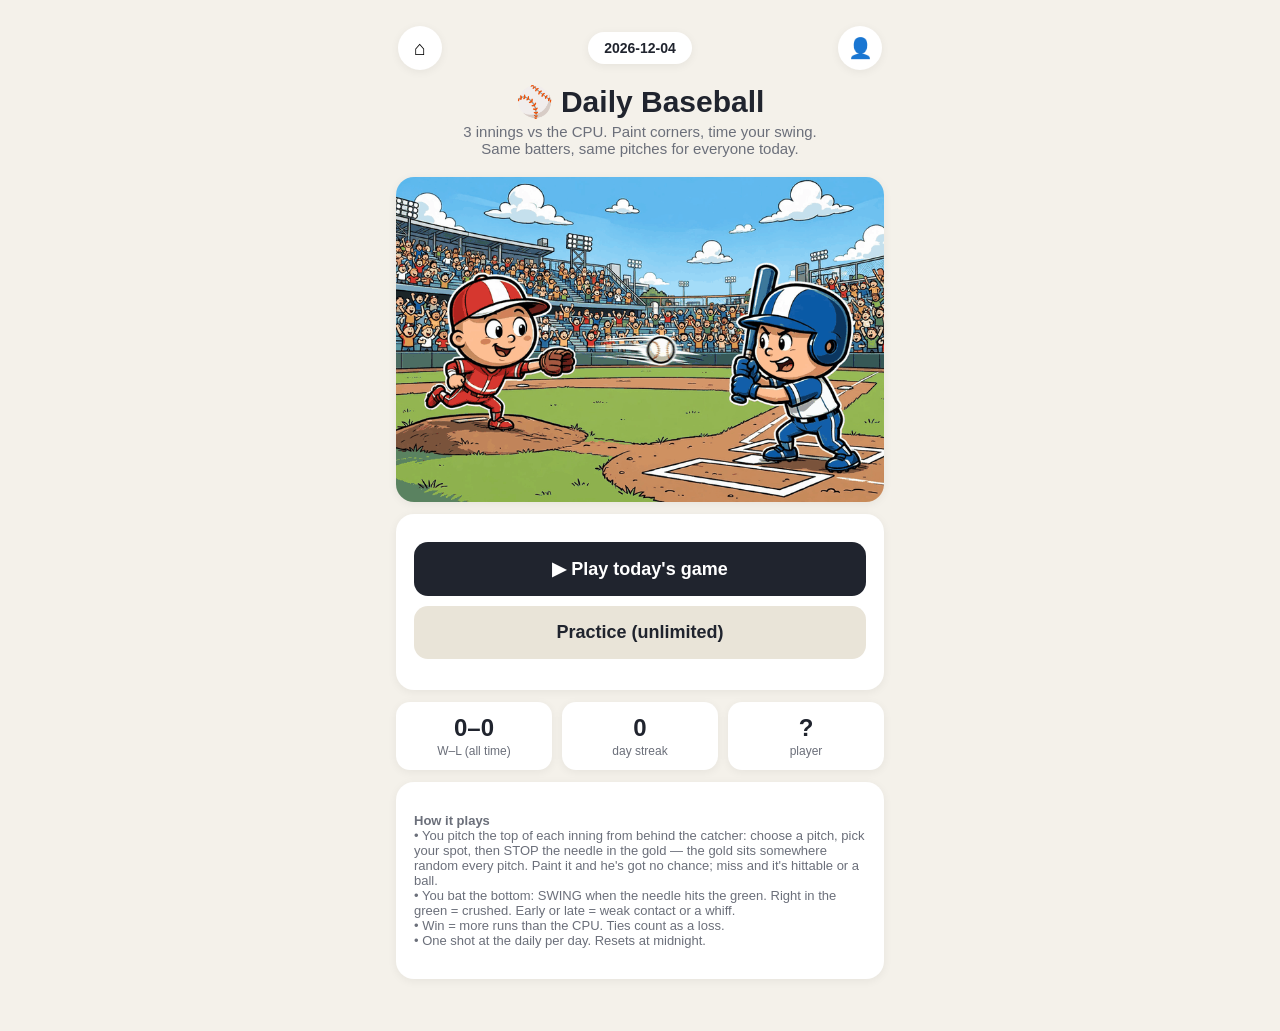
<file: games/daily-baseball/index.html>
<!DOCTYPE html>
<html lang="en">
<head>
<meta charset="UTF-8">
<meta name="viewport" content="width=device-width, initial-scale=1.0, maximum-scale=1.0, user-scalable=no, viewport-fit=cover">
<meta name="mobile-web-app-capable" content="yes">
<meta name="apple-mobile-web-app-capable" content="yes">
<meta name="apple-mobile-web-app-status-bar-style" content="default">
<meta name="apple-mobile-web-app-title" content="Daily Baseball">
<meta name="theme-color" content="#20242e">
<link rel="manifest" href="manifest.json">
<link rel="apple-touch-icon" href="../../icons/bb-180.png">
<title>Daily Baseball — 3 innings vs the CPU</title>
<style>
  * { box-sizing: border-box; -webkit-tap-highlight-color: transparent; }
  body { margin:0; font-family: -apple-system, BlinkMacSystemFont, "Segoe UI", Roboto, sans-serif;
         background:#f4f1ea; color:#20242e; min-height:100vh; }
  .wrap { max-width:520px; margin:0 auto; padding:20px 16px 40px; }
  h1 { text-align:center; font-size:30px; margin:14px 0 4px; }
  .sub { text-align:center; color:#6b6f7a; margin:0 0 20px; font-size:15px; }
  .card { background:#fff; border-radius:18px; padding:18px; margin:12px 0;
          box-shadow:0 2px 10px rgba(0,0,0,.06); }
  .heroart { display:block; width:100%; height:auto; border-radius:18px; margin:0 0 12px;
          box-shadow:0 2px 10px rgba(0,0,0,.06); }
  .btn { display:block; width:100%; border:none; border-radius:14px; padding:16px;
         font-size:18px; font-weight:700; margin:10px 0; cursor:pointer; }
  .btn-primary { background:#20242e; color:#fff; }
  .btn-secondary { background:#e9e4d8; color:#20242e; }
  .btn:disabled { opacity:.45; }
  .btn:active { transform:scale(.98); }
  .screen { display:none; } .screen.on { display:block; }
  .topbar { display:flex; justify-content:space-between; align-items:center; margin:6px 2px 12px; }
  .pill { background:#fff; border-radius:999px; padding:8px 16px; font-weight:700; font-size:14px;
          box-shadow:0 2px 10px rgba(0,0,0,.06); }
  .homebtn { background:#fff; border:none; border-radius:999px; width:44px; height:44px; font-size:20px;
             box-shadow:0 2px 10px rgba(0,0,0,.06); cursor:pointer; }
  #scorebar { display:flex; justify-content:center; gap:10px; align-items:stretch; margin-bottom:12px; }
  .team { background:#fff; border-radius:14px; padding:10px 18px; text-align:center; min-width:110px;
          box-shadow:0 2px 10px rgba(0,0,0,.06); }
  .team .n { font-size:12px; color:#6b6f7a; font-weight:700; letter-spacing:.08em; }
  .team .r { font-size:30px; font-weight:800; }
  .inning { align-self:center; font-weight:800; font-size:15px; background:#20242e; color:#fff;
            border-radius:12px; padding:10px 14px; }
  #diamondwrap { display:flex; justify-content:center; margin:4px 0 8px; }
  #countline { text-align:center; font-weight:700; font-size:15px; margin:6px 0; min-height:22px; }
  #batterline { text-align:center; font-size:15px; color:#6b6f7a; margin-bottom:8px; min-height:20px; }
  /* ======== FIELD VIEW ======== */
  #stagewrap { position:relative; border-radius:16px; overflow:hidden; margin:4px 0 8px;
               box-shadow:0 2px 10px rgba(0,0,0,.10); background:#43a047; }
  #field { display:block; width:100%; aspect-ratio:960/600; touch-action:manipulation; }
  #phasehint { position:absolute; top:8px; left:0; right:0; text-align:center; font-weight:800;
               font-size:14px; color:#fff; text-shadow:0 1px 8px rgba(0,0,0,.7); pointer-events:none; }
  #callout { position:absolute; left:0; right:0; top:36%; text-align:center; font-size:46px; font-weight:800;
             color:#fff; text-shadow:0 2px 16px rgba(0,0,0,.6); opacity:0; pointer-events:none; }
  #callout.show { opacity:1; animation:callpop .35s ease; }
  @keyframes callpop { 0%{opacity:0; transform:scale(.6)} 35%{opacity:1; transform:scale(1.12)}
                       100%{opacity:1; transform:scale(1)} }
  #chipwrap { position:absolute; left:8px; right:8px; bottom:8px; background:rgba(255,255,255,.95);
              border-radius:14px; padding:10px 10px 8px; display:none; }
  #chiphead { font-size:13px; color:#6b6f7a; margin:0 2px 6px; }
  #pitchchips { display:flex; gap:8px; }
  .chip { flex:1; border:2px solid #e9e4d8; background:#fff; border-radius:12px; padding:10px 4px;
          cursor:pointer; display:flex; flex-direction:column; gap:2px; align-items:center; }
  .chip b { font-size:15px; } .chip small { color:#6b6f7a; font-size:11px; font-weight:600; }
  .chip:active { transform:scale(.96); border-color:#20242e; }
  #meterwrap { position:absolute; left:8px; right:8px; bottom:8px; background:rgba(255,255,255,.95);
               border-radius:14px; padding:10px; display:none; }
  #meter { position:relative; height:46px; background:#e9e4d8; border-radius:12px; overflow:hidden; }
  #meter .perfect { position:absolute; top:0; bottom:0; background:#22b14c; opacity:.92; z-index:1;
                   border-left:2px solid #178a3c; border-right:2px solid #178a3c;
                   animation:bandpulse 1.15s ease-in-out infinite; }
  @keyframes bandpulse { 0%,100%{ filter:brightness(1);} 50%{ filter:brightness(1.32);} }
  #meter .needle { position:absolute; top:-2px; bottom:-2px; width:6px; background:#20242e; border-radius:3px; z-index:2;
                   box-shadow:0 0 0 2px #fff; }
  #meter-axis { display:none; justify-content:space-between; padding:4px 2px 0;
                font-size:10px; font-weight:800; color:#9aa0ad; letter-spacing:.08em; }
  #meterbtn { margin:8px 0 0; padding:14px; font-size:18px; }
  .btn-swing { background:#c62f2f; color:#fff; }
  /* spot picker: compact 3x3 card BELOW the scene — the behind-catcher view
     stays the hero; boxes vanish after the pick */
  #spotwrap { background:#fff; border-radius:16px; padding:10px 10px 12px; margin:4px 0 8px;
              display:none; box-shadow:0 2px 10px rgba(0,0,0,.06); }
  #spothead { text-align:center; font-weight:800; font-size:15px; margin:0 0 2px; color:#20242e; }
  #spotsub { text-align:center; font-size:12px; color:#6b6f7a; margin:0 0 8px; }
  #spotgrid { display:grid; grid-template-columns:repeat(3,1fr); gap:8px; }
  .spot { border:2px solid #e9e4d8; background:#fff; border-radius:12px; padding:0 4px;
          min-height:48px; display:flex; flex-direction:column; align-items:center; justify-content:center;
          font-size:14px; font-weight:800; color:#6b6f7a; cursor:pointer; }
  .spot small { display:block; font-size:10px; font-weight:600; color:#9aa0ad; margin-top:2px; }
  .spot.corner { border-color:#c62f2f; color:#c62f2f; }
  .spot:active { transform:scale(.95); border-color:#20242e; }

  #gamelog { font-size:14px; color:#3a3e48; }
  #gamelog div { padding:3px 0; border-bottom:1px dashed #e9e4d8; }
  #gamelog div:last-child { border-bottom:none; }
  .gamelog-card { padding:10px 14px; margin:4px 0 8px; }
  .bigresult { text-align:center; font-size:44px; font-weight:800; margin:8px 0; }
  .statgrid { display:flex; gap:10px; margin:12px 0; }
  .stat { flex:1; background:#fff; border-radius:14px; padding:12px; text-align:center;
          box-shadow:0 2px 10px rgba(0,0,0,.06); }
  .stat .v { font-size:24px; font-weight:800; }
  .stat .l { font-size:12px; color:#6b6f7a; margin-top:2px; }
  .note { font-size:13px; color:#6b6f7a; text-align:center; }
  #usermodal { display:none; position:fixed; inset:0; background:rgba(0,0,0,.45); z-index:50;
               align-items:center; justify-content:center; padding:20px; }
  #usermodal.on { display:flex; }
  #usercard { background:#fff; border-radius:20px; padding:24px; width:100%; max-width:380px; }
  #usercard input { width:100%; font-size:18px; padding:12px; border-radius:12px; border:2px solid #e9e4d8; margin:8px 0; }
  .row2 { display:flex; gap:10px; } .row2 .btn { margin:6px 0; }
  #lockbox { text-align:center; }
</style>
</head>
<body>
<div class="wrap">

  <!-- MENU -->
  <div class="screen on" id="screen-menu">
    <div class="topbar">
      <button class="homebtn" onclick="location.href='../..'" title="All games">⌂</button>
      <span class="pill" id="menu-date"></span>
      <button class="homebtn" id="btn-username" title="Player name">👤</button>
    </div>
    <h1>⚾ Daily Baseball</h1>
    <p class="sub">3 innings vs the CPU. Paint corners, time your swing.<br>Same batters, same pitches for everyone today.</p>
    <img class="heroart" src="img/hero.png" alt="Big-head pitcher faces off against big-head batter">
    <div class="card">
      <button class="btn btn-primary" id="btn-daily">▶ Play today's game</button>
      <button class="btn btn-secondary" id="btn-practice">Practice (unlimited)</button>
      <div id="daily-lock" style="display:none">
        <p class="note" style="margin-top:10px">🔒 Today's game is done.<br>Your score: <b id="daily-lock-score">–</b><br>Next game in <b id="daily-countdown">–</b></p>
      </div>
      <p class="note" id="menu-note" style="margin-top:6px"></p>
    </div>
    <div class="statgrid">
      <div class="stat"><div class="v" id="stat-wl">0–0</div><div class="l">W–L (all time)</div></div>
      <div class="stat"><div class="v" id="stat-streak">0</div><div class="l">day streak</div></div>
      <div class="stat"><div class="v" id="stat-name">?</div><div class="l">player</div></div>
    </div>
    <div class="card">
      <p class="note" style="text-align:left"><b>How it plays</b><br>
      • You pitch the top of each inning from behind the catcher: choose a pitch, pick your spot, then STOP the needle in the gold — the gold sits somewhere random every pitch. Paint it and he's got no chance; miss and it's hittable or a ball.<br>
      • You bat the bottom: SWING when the needle hits the green. Right in the green = crushed. Early or late = weak contact or a whiff.<br>
      • Win = more runs than the CPU. Ties count as a loss.<br>
      • One shot at the daily per day. Resets at midnight.</p>
    </div>
  </div>

  <!-- GAME -->
  <div class="screen" id="screen-game">
    <div class="topbar">
      <button class="homebtn" onclick="confirmExit()" title="All games">⌂</button>
      <span class="pill" id="game-mode">DAILY</span>
      <span class="pill" id="game-outs">0 OUT</span>
    </div>
    <div id="scorebar">
      <div class="team"><div class="n">YOU</div><div class="r" id="score-you">0</div></div>
      <div class="inning" id="inning-label">1 ▲</div>
      <div class="team"><div class="n">CPU</div><div class="r" id="score-cpu">0</div></div>
    </div>
    <div id="countline"></div>
    <div id="batterline"></div>
    <div id="stagewrap">
      <canvas id="field" width="960" height="600"></canvas>
      <div id="phasehint"></div>
      <div id="callout"></div>
      <div id="chipwrap">
        <p id="chiphead"><b>Choose your pitch</b></p>
        <div id="pitchchips"></div>
      </div>
      <div id="meterwrap">
        <p class="note" style="margin:0 0 6px" id="meter-label"><b>Stop the needle in the green!</b></p>
        <div id="meter">
          <div class="perfect" id="meter-perfect"></div>
          <div class="needle" id="meter-needle"></div>
        </div>
        <div id="meter-axis"><span>CORNER</span><span>EDGE</span><span>MIDDLE</span><span>EDGE</span><span>CORNER</span></div>
        <button class="btn btn-primary" id="meterbtn">STOP</button>
      </div>
    </div>

    <div id="spotwrap">
      <p id="spothead">Pick your spot</p>
      <p id="spotsub">corners are nasty <span style="color:#c62f2f">■</span>, middle gets crushed</p>
      <div id="spotgrid"></div>
    </div>

    <div class="card gamelog-card"><div id="gamelog"></div></div>
  </div>

  <!-- RESULTS -->
  <div class="screen" id="screen-results">
    <div class="topbar">
      <button class="homebtn" onclick="location.href='../..'" title="All games">⌂</button>
      <span class="pill" id="done-date"></span>
      <span class="pill">FINAL</span>
    </div>
    <div class="bigresult" id="done-wl">W</div>
    <img id="donechar" src="img/pitcher.png" alt="">
    <p class="sub" id="done-score" style="font-size:22px;font-weight:800;color:#20242e"></p>
    <div class="statgrid">
      <div class="stat"><div class="v" id="done-ks">0</div><div class="l">strikeouts</div></div>
      <div class="stat"><div class="v" id="done-rank">–</div><div class="l">rank today</div></div>
      <div class="stat"><div class="v" id="done-pct">–</div><div class="l">percentile</div></div>
    </div>
    <div class="card"><p class="note" id="done-note"></p></div>
    <button class="btn btn-primary" id="btn-share">Share result</button>
    <button class="btn btn-secondary" onclick="location.href='../..'">⌂ All games</button>
  </div>

</div>

<div id="usermodal"><div id="usercard">
  <h3 style="margin:0 0 4px" id="user-title">Claim your name</h3>
  <p class="note" style="text-align:left" id="user-desc">First come, first served. Set a secret phrase to lock it in — don't lose it, there's no reset.</p>
  <input id="user-input" maxlength="16" placeholder="Player name" autocomplete="off">
  <input id="user-phrase" type="password" placeholder="Secret phrase (min 4 chars)" autocomplete="off" style="display:none">
  <div class="row2">
    <button class="btn btn-primary" id="user-ok">Check name</button>
    <button class="btn btn-secondary" id="user-cancel">Cancel</button>
  </div>
  <p class="note" id="user-err" style="color:#c62f2f"></p>
</div></div>

<script>
"use strict";
/* ================= pure game logic (BB) — no DOM ================= */
var BB={};
BB.xmur3=function(str){for(var i=0,h=1779033703^str.length;i<str.length;i++){h=Math.imul(h^str.charCodeAt(i),3432918353);h=h<<13|h>>>19;}return function(){h=Math.imul(h^h>>>16,2246822507);h=Math.imul(h^h>>>13,3266489909);return (h^=h>>>16)>>>0;};}
BB.mulberry32=function(a){return function(){a|=0;a=a+0x6D2B79F5|0;var t=Math.imul(a^a>>>15,1|a);t=t+Math.imul(t^t>>>7,61|t)^t;return((t^t>>>14)>>>0)/4294967296;};}
BB.shuffle=function(arr,rand){var a=arr.slice();for(var i=a.length-1;i>0;i--){var j=Math.floor(rand()*(i+1));var t=a[i];a[i]=a[j];a[j]=t;}return a;}
BB.clamp=function(v,a,b){return v<a?a:(v>b?b:v);};
BB.todayStr=function(d){d=d||new Date();return d.getFullYear()+'-'+String(d.getMonth()+1).padStart(2,'0')+'-'+String(d.getDate()).padStart(2,'0');};

BB.PITCH_POOL=[
  {id:'FB',name:'Fastball'},{id:'CB',name:'Curveball'},{id:'SL',name:'Slider'},
  {id:'CH',name:'Changeup'},{id:'SI',name:'Sinker'},{id:'CT',name:'Cutter'}
];
BB.FIRST=['Jake','Marcus','Dez','Tommy','Rico','Sam','Leo','Big','Nate','Omar','Chris','Eddie','Vic','Hank','Lou','Ray'];
BB.LAST=['Thunder','Blaze','Crusher','Smoke','Diesel','Flash','Tank','Rocket','Maverick','Bolt','Ace','Slugger'];

BB.makeDaily=function(dateStr){
  var rand=BB.mulberry32(BB.xmur3('dailybaseball|'+dateStr)());
  var pool=BB.shuffle(BB.PITCH_POOL,rand).slice(0,3);
  var base={FB:[93,99,2,4],CB:[76,81,8,10],SL:[84,89,6,8],CH:[80,85,5,7],SI:[90,95,5,7],CT:[88,93,4,6]};
  var pitches=pool.map(function(p){
    var b=base[p.id];
    return {id:p.id,name:p.name,
      speed:Math.round(b[0]+rand()*(b[1]-b[0])),
      brk:Math.round(b[2]+rand()*(b[3]-b[2]))};
  });
  var tiers=BB.shuffle(['E','E','M','M','M','M','M','G','G'],rand);
  var usedNames={};
  var batters=tiers.map(function(t,i){
    var nm; do{ nm=BB.FIRST[Math.floor(rand()*BB.FIRST.length)]+' '+BB.LAST[Math.floor(rand()*BB.LAST.length)]; }while(usedNames[nm]); usedNames[nm]=1;
    var k = t==='E' ? 85+rand()*10 : t==='M' ? 65+rand()*15 : 30+rand()*40;
    /* screen side in the behind-catcher view: 'L' = batter stands screen-left
       (faces right toward the plate), 'R' = screen-right. Date-seeded. */
    return {name:nm,tier:t,k:Math.round(k*10)/10,slot:i+1,side:rand()<0.5?'L':'R'};
  });
  return {date:dateStr,pitches:pitches,batters:batters};
};

/* ---- meter difficulty: harder overall, varies by pitch + situation ---- */
BB.PITCH_METER={
  'Fastball':{spd:1.30,zone:0.85},  /* heat: very fast needle, fair zone */
  'Curveball':{spd:0.95,zone:0.70}, /* slow but tiny zone — hard to command */
  'Slider':  {spd:1.20,zone:0.65},  /* fast AND small — the nasty one */
  'Changeup':{spd:0.85,zone:0.80},  /* slow floater, decent zone */
  'Sinker':  {spd:1.15,zone:0.75},
  'Cutter':  {spd:1.25,zone:0.70}
};
/* fatigue: pitch count + repeating the same pitch */
BB.meterSpeed=function(pitchCount,sameStreak){
  return Math.min(1+pitchCount*0.008+sameStreak*0.06,1.9);
};
BB.perfectHalf=function(sameStreak){
  return Math.max(0.045-sameStreak*0.004,0.028);
};
/* situation multipliers for pitching: count, runners, batter, inning */
BB.situationF=function(S){
  var f={spd:1,zone:1,tags:[]};
  var b=S.count.b,s=S.count.s;
  if(s===2){f.spd*=1.15;f.zone*=0.85;f.tags.push('2 strikes');}
  else if(b===3){f.spd*=0.92;f.zone*=1.10;f.tags.push('3–0');}
  else if(b>s){f.spd*=1.05;f.zone*=0.95;f.tags.push('behind');}
  if(S.bases[0]&&S.bases[1]&&S.bases[2]){f.spd*=1.20;f.zone*=0.80;f.tags.push('jam');}
  else if(S.bases[1]||S.bases[2]){f.spd*=1.10;f.zone*=0.90;f.tags.push('RISP');}
  var bat=(S.half==='top'&&BB.currentBatter)?BB.currentBatter(S):null;
  if(bat){
    if(bat.tier==='G'){f.spd*=1.12;f.zone*=0.85;f.tags.push('tough bat');}
    else if(bat.tier==='E'){f.spd*=0.95;f.zone*=1.05;}
  }
  if(S.inning>=3){f.spd*=1.05;f.zone*=0.95;}
  return f;
};
BB.starsFor=function(score){
  return score<1.05?1:score<1.45?2:score<1.9?3:score<2.5?4:5;
};
/* combined meter params. kind 'pitch'|'bat'. */
BB.meterParams=function(kind,S,pitchName,sameStreak){
  var pm=BB.PITCH_METER[pitchName]||{spd:1,zone:1};
  var fat=BB.meterSpeed(S.pitchCount,kind==='pitch'?sameStreak:0);
  var spd,zone,tags=[];
  if(kind==='pitch'){
    var sit=BB.situationF(S);
    spd=pm.spd*fat*sit.spd; zone=pm.zone*sit.zone; tags=sit.tags;
  }else{
    spd=1.10*pm.spd*fat*(S.count.s===2?1.12:1);
    zone=pm.zone*(S.count.s===2?0.90:1);
    if(S.count.s===2)tags.push('protect');
  }
  var half=Math.max(BB.perfectHalf(kind==='pitch'?sameStreak:0)*zone,0.028);
  var stars=BB.starsFor(spd*(0.045/half));
  return {speed:spd,half:half,stars:stars,tags:tags,zoneF:zone};
};

/* ---- sweet-spot bands (seeded: same date = same bands for everyone) ----
   PITCHING: the gold band sits at a RANDOM spot on the meter each pitch —
   you never know where "painted" is until the meter appears. Hit the gold
   and the pitch is unhittable; miss it and the pitch is hittable or a ball,
   scaled by how far off you were. Band geometry comes from st.bandRand,
   drawn once per pitch in game order (via BB.pitchBand), so every player on
   the same date sees the same gold positions in the same order.
   BATTING: the green band is the moment the pitch arrives. Faster pitches sit
   further along the sweep. */
BB.nextBand=function(bandRand,kind,zoneF,pitch,sameStreak){
  if(kind==='pitch'){
    var c=0.08+bandRand()*0.84; /* random gold position every pitch */
    var w=BB.clamp(0.052*zoneF*(1-0.05*(sameStreak||0)),0.034,0.070);
    return {kind:'pitch',c:c,w:w};
  }
  /* bat: green = pitch arrival moment; faster pitch = further along the sweep */
  var c2=0.10+bandRand()*0.80;
  var spdF=pitch?BB.clamp((pitch.speed-76)/(99-76),0,1):0.5;
  c2=BB.clamp(c2+(spdF-0.5)*0.16,0.08,0.92);
  return {kind:'bat',c:c2,w:zoneF};
};
/* draw the band for the current game situation (consumes st.bandRand once).
   UI calls these in phaseMeter; simGame calls them per pitch/AB — same order. */
BB.pitchBand=function(st,pitchIdx){
  var streak=(pitchIdx===st.lastPitch)?st.sameStreak+1:st.sameStreak;
  var P=BB.meterParams('pitch',st,st.daily.pitches[pitchIdx].name,streak);
  return {band:BB.nextBand(st.bandRand,'pitch',P.zoneF,st.daily.pitches[pitchIdx],streak),mp:P};
};
BB.batBand=function(st,pitch){
  var P=BB.meterParams('bat',st,pitch.name,0);
  return {band:BB.nextBand(st.bandRand,'bat',P.half,pitch,0),mp:P};
};
/* needle stop -> result. pos 0..1, rising = sweep direction (for early/late).
   PITCH: the gold sits at a random spot; err = distance from gold center, and
   q grades execution: bullseye (painted — unhittable) / green / close / wild.
   Where the pitch goes comes from the 3x3 spot pick, not the needle.
   BAT: err/side feed the causal outcome table in resolveBat. */
BB.meterResult=function(band,pos,rising){
  var err=Math.abs(pos-band.c);
  var q= err<=band.w/2?'bullseye' : err<=band.w?'green' : err<=2.5*band.w?'close':'wild';
  if(band.kind==='pitch') return {err:err,q:q,w:band.w};
  var side;
  if(err<=1e-9)side=0;
  else if(rising)side=pos<band.c?-1:1;   /* stopped before reaching = early */
  else side=pos<band.c?1:-1;             /* return leg: direction reverses */
  return {err:err,side:side,w:band.w};
};

/* one pitch by the player. spot = 3x3 pick (0..8: 0=TL corner … 4=middle … 8=BR
   corner); q = execution grade vs the randomly-placed gold (bullseye/green/
   close/wild). Gold = painted, unhittable. Miss the gold and the pitch is
   hittable or a ball, scaled by how far off you were. Corners are nasty
   (K boost), middle gets crushed (hit boost). Returns event; mutates st. */
BB.pickOut=function(rand){
  var outs=['groundout','flyout','lineout'];
  return outs[Math.floor(rand()*3)];
};
BB.hitKindEv=function(rand,meat){
  var d = meat ? [0.45,0.25,0.08,0.22] : [0.62,0.20,0.05,0.13];
  var q=rand(),cum=0,kind='1B';
  var kinds=['1B','2B','3B','HR'];
  for(var i=0;i<4;i++){cum+=d[i];if(q<cum){kind=kinds[i];break;}}
  return {type:'hit',kind:kind};
};
BB.resolvePitch=function(rand,batter,pitch,spot,q){
  var corner=(spot===0||spot===2||spot===6||spot===8);
  var locK = corner?1.25 : spot===4?0.70 : 1.0;   /* corners nasty, middle crushable */
  var locH = corner?0.75 : spot===4?1.40 : 1.0;
  var kbase=BB.clamp(batter.k/100,0.02,0.98);
  var ev=null;
  if(q==='bullseye'){
    /* painted the gold — unhittable */
    if(rand()<0.94) ev={type:'strike',swinging:rand()<0.6};
    else ev={type:'foul'};
  }else if(q==='green'){
    var keff=BB.clamp(kbase*locK*1.05,0.02,0.98);
    var r=rand();
    if(r<0.12) ev={type:'ball'};
    else if(r<0.12+0.88*keff) ev={type:'strike',swinging:rand()<0.5};
    else if(rand()<0.45*locH) ev=BB.hitKindEv(rand,false);
    else ev={type:'out',how:BB.pickOut(rand)};
  }else if(q==='close'){
    /* missed the spot — hittable or a ball */
    var r2=rand();
    if(r2<0.45) ev={type:'ball'};
    else{
      var keff2=BB.clamp(kbase*locK*0.7,0.02,0.98);
      if(rand()<keff2) ev={type:'strike',swinging:true};
      else if(rand()<0.55*locH) ev=BB.hitKindEv(rand,false);
      else ev={type:'out',how:BB.pickOut(rand)};
    }
  }else{
    /* wild — mostly a ball, sometimes a grooved meatball */
    if(rand()<0.70) ev={type:'ball'};
    else ev=BB.hitKindEv(rand,true);
  }
  return ev;
};

/* one player swing. err = |needle stop - band center|, side = -1 early / +1 late,
   w = band halfwidth. FULLY CAUSAL: timing error decides the outcome class —
   no hidden coin flips. Every event carries plain-words narration
   (call = big on-field callout, why = log line). */
BB.resolveBat=function(rand,pitch,err,side,w){
  var ev;
  var early=side<0;
  if(err<=w){
    /* BARREL — squared up, always a hit. Quality fades toward the band edges. */
    var q=1-err/w, kind;
    if(q>0.85)kind='HR';
    else if(q>0.60)kind=['2B','2B','HR','1B'][Math.floor(rand()*4)];
    else if(q>0.30)kind=['1B','1B','2B','2B'][Math.floor(rand()*4)];
    else kind=['1B','1B','1B','2B'][Math.floor(rand()*4)];
    ev={type:'hit',kind:kind,q:q,call:'CRUSHED!',why:'Perfect timing — barreled it!'};
  }else if(err<=2.2*w){
    /* WEAK CONTACT — jammed or flared, always an out, narrated by side */
    ev= early ? {type:'out',how:'groundout',call:'EARLY — grounder',why:'Out in front — rolled over it.'}
              : {type:'out',how:'flyout',   call:'LATE — popped up',why:'Late — popped straight up.'};
  }else if(err<=4*w){
    /* FOUL — fought it off */
    ev={type:'foul',call:'FOUL BALL',why:early?'Early — fouled it back.':'Late — fouled it off.'};
  }else{
    /* WHIFF */
    ev={type:'strike',swinging:true,call:'WHIFF',
        why:(early?'Out in front':'Late on it')+' — swinging strike.'};
  }
  return ev;
};

/* base advancement. bases=[1b,2b,3b] 0/1. returns runs scored. */
BB.advance=function(bases,kind){
  var b=bases.slice(), runs=0;
  if(kind==='BB'){
    if(b[0]&&b[1]&&b[2]){runs++;}           /* bases loaded walk */
    else if(b[0]&&b[1]){b[2]=1;}
    else if(b[0]){b[1]=1;}
    b[0]=1;
  } else if(kind==='1B'){
    /* R3 and R2 score, R1 -> 2nd, batter -> 1st */
    if(bases[2])runs++; if(bases[1])runs++;
    b=[1, bases[0]?1:0, 0];
  } else if(kind==='2B'){
    runs=(bases[0]?1:0)+(bases[1]?1:0)+(bases[2]?1:0); b=[0,1,0];
  } else if(kind==='3B'){
    runs=(bases[0]?1:0)+(bases[1]?1:0)+(bases[2]?1:0); b=[0,0,1];
  } else if(kind==='HR'){
    runs=(bases[0]?1:0)+(bases[1]?1:0)+(bases[2]?1:0)+1; b=[0,0,0];
  }
  return {bases:b,runs:runs};
};

/* full game state machine (pure; driver callbacks supply inputs).
   Two seeded streams: rand (outcome rolls) and bandRand (sweet-spot band
   geometry, drawn once per pitch/AB in game order). Same date => same bands
   and same outcomes for everyone. No Math.random() in game logic, ever. */
BB.newGame=function(daily,mode){
  return {mode:mode,daily:daily,inning:1,half:'top',pa:0,
    count:{b:0,s:0},bases:[0,0,0],outs:0,
    you:0,cpu:0,ks:0,pitchCount:0,sameStreak:0,lastPitch:-1,log:[],
    rand:BB.mulberry32(BB.xmur3('dailybaseball|'+daily.date+'|game')()),
    bandRand:BB.mulberry32(BB.xmur3('dailybaseball|'+daily.date+'|bands')())};
};
BB.currentBatter=function(st){
  return st.daily.batters[(st.inning-1)*3+st.pa];
};
/* player pitches; band = BB.pitchBand(st,pitchIdx) (random gold position),
   spot = 3x3 pick (0..8), res = BB.meterResult(band,pos,rising) = {err,q,w}.
   returns {event, paOver, halfOver, gameOver} */
BB.playerPitch=function(st,pitchIdx,spot,band,res){
  var P=st.daily.pitches[pitchIdx];
  st.sameStreak = (pitchIdx===st.lastPitch)? st.sameStreak+1 : 0;
  st.lastPitch=pitchIdx; st.pitchCount++;
  var ev=BB.resolvePitch(st.rand,BB.currentBatter(st),P,spot,res.q);
  ev.pitch=P; ev.q=res.q; ev.spot=spot;
  var paOver=false;
  if(ev.type==='ball'){ st.count.b++;
    if(st.count.b>=4){ var r=BB.advance(st.bases,'BB'); st.bases=r.bases; st.cpu+=r.runs; ev.walk=true; paOver=true; }
  } else if(ev.type==='strike'){ st.count.s++;
    if(st.count.s>=3){ st.outs++; st.ks++; ev.struckout=true; paOver=true; }
  } else if(ev.type==='hit'){ var r2=BB.advance(st.bases,ev.kind); st.bases=r2.bases; st.cpu+=r2.runs; paOver=true; }
  else if(ev.type==='out'){ st.outs++; paOver=true; }
  if(paOver){ st.count={b:0,s:0}; st.pa++; }
  var halfOver = st.pa>=3;
  return {event:ev,paOver:paOver,halfOver:halfOver,gameOver:false};
};
BB.endHalf=function(st){
  st.pa=0; st.count={b:0,s:0}; st.bases=[0,0,0]; st.outs=0;
  if(st.half==='top'){ st.half='bot'; }
  else { st.half='top'; st.inning++; }
  return st.inning>3; /* game over */
};
/* player bats; band = BB.batBand(st,pitch), res = BB.meterResult(band,pos,rising).
   A tap is always a swing — there is no "take". Foul with 2 strikes stays alive
   (real baseball rule). ev.strikes = count right after the pitch, for messages.
   returns {event, abOver, halfOver} */
BB.playerBat=function(st,pitch,band,res){
  var ev=BB.resolveBat(st.rand,pitch,res.err,res.side,band.w);
  var abOver=false;
  if(ev.type==='foul'){ if(st.count.s<2)st.count.s++; ev.strikes=st.count.s; }
  else if(ev.type==='strike'){ st.count.s++; ev.strikes=st.count.s;
    if(st.count.s>=3){ st.outs++; abOver=true; ev.struckout=true; }
  } else if(ev.type==='hit'){ var r=BB.advance(st.bases,ev.kind); st.bases=r.bases; st.you+=r.runs; abOver=true; }
  else if(ev.type==='out'){ st.outs++; abOver=true; }
  if(abOver){ st.count={b:0,s:0}; st.pa++; }
  return {event:ev,abOver:abOver,halfOver:st.pa>=3};
};
BB.winner=function(st){ return st.you>st.cpu ? 'W' : 'L'; }; /* ties = loss */

/* leaderboard score encoding: W*1e6 + (diff+50)*1e4 + rf*100 + ra */
BB.encScore=function(win,rf,ra){ var d=rf-ra; return (win?1:0)*1000000+(d+50)*10000+rf*100+ra; };
BB.decScore=function(s){ s=Math.floor(s); var win=Math.floor(s/1000000); var rest=s-win*1000000;
  var d=Math.floor(rest/10000)-50; var rf=Math.floor((rest%10000)/100); var ra=rest%100;
  return {win:!!win,rf:rf,ra:ra,diff:d}; };
BB.fmtScore=function(s){ var x=BB.decScore(s); return (x.win?'W':'L')+' '+x.rf+'–'+x.ra; };

/* deterministic full-game sim for tests.
   driver: {pitch(ctx,rand)->{p}, spot(ctx,rand)->{spot},
            aim(ctx,band,rand)->{pos,rising}, bat(ctx,band,rand)->{pos,rising}}.
   The driver sees the band (like the player does) and picks a needle stop. */
BB.simGame=function(dateStr,driver){
  var st=BB.newGame(BB.makeDaily(dateStr),'daily');
  var rand=st.rand;
  var guard=0;
  while(st.inning<=3 && guard++<5000){
    if(st.half==='top'){
      var ctx={batter:BB.currentBatter(st),count:{b:st.count.b,s:st.count.s},inning:st.inning};
      var pk=driver.pitch(ctx,rand).p;
      var sp=driver.spot(ctx,rand).spot;
      var pb=BB.pitchBand(st,pk);
      var am=driver.aim(ctx,pb.band,rand);
      var res=BB.meterResult(pb.band,am.pos,am.rising!==false);
      var r=BB.playerPitch(st,pk,sp,pb.band,res);
      if(r.halfOver && BB.endHalf(st)) break;
    } else {
      var p=st.daily.pitches[Math.floor(rand()*3)];
      var bb=BB.batBand(st,p);
      var mv2=driver.bat({inning:st.inning,count:{b:st.count.b,s:st.count.s}},bb.band,rand);
      var res2=BB.meterResult(bb.band,mv2.pos,mv2.rising!==false);
      var r2=BB.playerBat(st,p,bb.band,res2);
      if(r2.halfOver && BB.endHalf(st)) break;
    }
  }
  return st;
};
/* ================= UI + shared systems ================= */
function el(id){return document.getElementById(id);}
function esc(s){return String(s).replace(/&/g,'&amp;').replace(/</g,'&lt;');}
function show(id){document.querySelectorAll('.screen').forEach(function(s){s.classList.remove('on');});el(id).classList.add('on');window.scrollTo(0,0);}
function lsGet(k){try{return localStorage.getItem(k);}catch(e){return null;}}
function lsSet(k,v){try{localStorage.setItem(k,v);}catch(e){}}
function todayStr(){return BB.todayStr();}

/* ---------- leaderboard client (shared pattern) ---------- */
var LEADERBOARD_URL='https://script.google.com/macros/s/AKfycbweCdB91evaNssQ8DwTslFAvNuwho8ivWnPsf5j29MVfXezYoWUFGatJ3cXqKBVUxTmsg/exec'; // live 2026-10-11
function apiGet(p){if(!LEADERBOARD_URL)return Promise.reject(new Error('no-url'));
  var c=new AbortController(),t=setTimeout(function(){c.abort();},8000);
  var q=Object.keys(p).map(function(k){return encodeURIComponent(k)+'='+encodeURIComponent(p[k]);}).join('&');
  return fetch(LEADERBOARD_URL+'?'+q,{signal:c.signal}).then(function(r){clearTimeout(t);return r.json();});}
function apiPost(b){if(!LEADERBOARD_URL)return Promise.reject(new Error('no-url'));
  var c=new AbortController(),t=setTimeout(function(){c.abort();},8000);
  return fetch(LEADERBOARD_URL,{method:'POST',body:JSON.stringify(b),signal:c.signal}).then(function(r){clearTimeout(t);return r.json();});}
function submitDaily(dateStr,score){var u=loadUser();
  if(!LEADERBOARD_URL||!u||!u.hash)return Promise.resolve({local:true});
  return apiPost({action:'submit',game:'daily-baseball',date:dateStr,username:u.display,hash:u.hash,score:score})
    .catch(function(e){return {local:true,error:String(e)};});}

/* ---------- username (claimable, shared users tab) ---------- */
var ULS='dailybaseball.user';
function loadUser(){try{return JSON.parse(localStorage.getItem(ULS));}catch(e){return null;}}
function saveUser(u){try{localStorage.setItem(ULS,JSON.stringify(u));}catch(e){}}
function clearUser(){try{localStorage.removeItem(ULS);}catch(e){}}
function validNameLocal(n){n=String(n||'').trim();return n.length>=1&&n.length<=16&&/^[A-Za-z0-9 ]+$/.test(n);}
async function sha256hex(s){var b=await crypto.subtle.digest('SHA-256',new TextEncoder().encode(s));
  return Array.prototype.map.call(new Uint8Array(b),function(x){return x.toString(16).padStart(2,'0');}).join('');}
var userStage='name', userChecked=null;
function openUserModal(){el('user-err').textContent='';el('usermodal').classList.add('on');
  userStage='name'; userChecked=null;
  var u=loadUser();el('user-input').value=u?u.display:'';el('user-input').style.display='';
  el('user-phrase').value='';el('user-phrase').style.display='none';
  el('user-title').textContent=u?'Switch player':'Claim your name';
  el('user-desc').textContent='First come, first served. Set a secret phrase to lock it in \u2014 don\u2019t lose it, there\u2019s no reset.';
  el('user-ok').textContent='Check name';
  setTimeout(function(){el('user-input').focus();},50);}
function closeUserModal(){el('usermodal').classList.remove('on');}
async function userOk(){
  var err=el('user-err');
  if(userStage==='name'){
    var name0=el('user-input').value.trim();
    if(!validNameLocal(name0)){err.textContent='Name: 1\u201316 chars, letters/numbers/spaces.';return;}
    if(!LEADERBOARD_URL){ /* local-only: just remember the name */
      saveUser({display:name0,key:name0.toLowerCase(),hash:null});closeUserModal();refreshMenu();return;}
    err.textContent='Checking\u2026';
    try{
      var chk=await apiGet({action:'check',username:name0});
      if(!chk||!chk.ok){
        err.textContent=(chk&&chk.error==='invalid_name')
          ?'Name: 1\u201316 chars, letters/numbers/spaces.'
          :'Could not reach server. Try again.';
        return;
      }
      userChecked={name:name0,taken:!!chk.taken};
      userStage='phrase';
      el('user-input').style.display='none';
      el('user-phrase').style.display='';
      el('user-title').textContent=chk.taken?'Name taken':'This name is yours';
      el('user-desc').textContent=chk.taken
        ?'\u201C'+name0+'\u201D is taken \u2014 enter its secret phrase to use it.'
        :'Set a secret phrase (min 4 chars) to lock in \u201C'+name0+'\u201D. Don\u2019t lose it \u2014 there\u2019s no reset.';
      el('user-ok').textContent=chk.taken?'Unlock name':'Claim name';
      err.textContent='';
      el('user-phrase').focus();
    }catch(e){err.textContent='Network error \u2014 try again.';}
    return;
  }
  /* phrase stage */
  var name=userChecked.name, phrase=el('user-phrase').value;
  if(phrase.length<4){err.textContent='Secret phrase needs 4+ characters.';return;}
  err.textContent='Saving\u2026';
  try{
    var hash=await sha256hex(name.toLowerCase()+'|'+phrase);
    var r=userChecked.taken
      ? await apiGet({action:'verify',username:name,hash:hash})
      : await apiPost({action:'claim',username:name,hash:hash});
    if(r&&r.ok){saveUser({display:name,key:name.toLowerCase(),hash:hash});closeUserModal();refreshMenu();}
    else err.textContent=userChecked.taken
      ?'That name is taken and the phrase is wrong.'
      :(r&&r.error?('Claim failed: '+r.error):'Claim failed. Try again.');
  }catch(e){err.textContent='Network error \u2014 try again.';}
}

/* ---------- one-shot daily lock ---------- */
var DLS='dailybaseball.lastDaily', DSS='dailybaseball.lastDailyScore';
function dailyLocked(){return lsGet(DLS)===todayStr();}
function msToMidnight(){var n=new Date(),m=new Date(n);m.setHours(24,0,0,0);return m-n;}
function fmtCountdown(ms){var s=Math.max(0,Math.floor(ms/1000));
  return Math.floor(s/3600)+'h '+String(Math.floor(s%3600/60)).padStart(2,'0')+'m '+String(s%60).padStart(2,'0')+'s';}

/* ---------- stats ---------- */
function loadStats(){try{return JSON.parse(lsGet('dailybaseball.stats'))||{w:0,l:0,streak:0,last:null};}catch(e){return{w:0,l:0,streak:0,last:null};}}
function saveStats(s){lsSet('dailybaseball.stats',JSON.stringify(s));}
function loadHist(){try{return JSON.parse(lsGet('dailybaseball.hist'))||[];}catch(e){return[];}}
function saveHist(h){lsSet('dailybaseball.hist',JSON.stringify(h.slice(-60)));}

/* ---------- menu ---------- */
function refreshMenu(){
  var s=loadStats(),u=loadUser();
  el('menu-date').textContent=todayStr();
  el('stat-wl').textContent=s.w+'–'+s.l;
  el('stat-streak').textContent=s.streak||0;
  el('stat-name').textContent=u?u.display:'?';
  el('menu-note').textContent=LEADERBOARD_URL?'':'Leaderboard not connected yet — results stay on this device.';
  var locked=dailyLocked(),db=el('btn-daily');
  db.disabled=locked; db.textContent=locked?'🔒 Done for today':"▶ Play today's game";
  el('daily-lock').style.display=locked?'':'none';
  if(locked){var sc=lsGet(DSS);el('daily-lock-score').textContent=sc===null?'–':BB.fmtScore(Number(sc));
    el('daily-countdown').textContent=fmtCountdown(msToMidnight());}
}
setInterval(function(){ if(el('screen-menu').classList.contains('on')&&dailyLocked()){
  var c=el('daily-countdown'); if(c)c.textContent=fmtCountdown(msToMidnight()); } },1000);

/* ---------- game view state ---------- */
var S=null, V={phase:null,cam:'mound',selPitch:0,selSpot:4,meter:null,batPitch:null,mittX:null,
  seq:[],ball:null,swing:null,windupT:0,mittT:0,converge:null,react:null,ping:null,finishPitch:null};
function log(msg){var L=el('gamelog');var d=document.createElement('div');d.innerHTML=msg;
  L.insertBefore(d,L.firstChild);while(L.children.length>4)L.removeChild(L.lastChild);}
function clearLog(){el('gamelog').innerHTML='';}
function renderScore(){
  el('score-you').textContent=S.you; el('score-cpu').textContent=S.cpu;
  el('inning-label').textContent=S.inning+(S.half==='top'?' ▲':' ▼');
  el('game-outs').textContent=S.outs+' OUT';
  el('countline').textContent = S.half==='top'
    ? ('Count: '+S.count.b+'–'+S.count.s)
    : (S.count.s>0 ? S.count.s+' strike'+(S.count.s>1?'s':'') : 'Your at-bat');
  /* runners + field state are drawn on the canvas straight from S */
}

/* ================= FIELD VIEW (canvas) ================= */
var FW=960, FH=600;
var fcv=el('field'), fx=fcv.getContext('2d');
var FIMG={};
function fi(name,src){var im=new Image();im.src=src;FIMG[name]=im;return im;}
function imgOk(im){return !!(im&&im.complete&&im.naturalWidth>0);}
/* scene geometry, tuned to img/field.jpg (960x600) */
var L={
  mound:{x:480,y:300}, release:{x:480,y:252}, plate:{x:480,y:548},
  batter:{x:404,y:542,h:120}, catcher:{x:480,y:594,h:62},
  zone:{x:430,y:416,w:100,h:118}, mitt:{x:480,y:494},
  fielders:[{x:338,y:276},{x:578,y:276},{x:800,y:304},{x:160,y:304},
            {x:250,y:150},{x:480,y:118},{x:710,y:150}],
  runnerDot:{1:{x:890,y:270},2:{x:480,y:206},3:{x:70,y:270}},
  fans:[{x:150,y:105,f:0},{x:300,y:100,f:1},{x:480,y:100,f:2},{x:660,y:100,f:1},{x:810,y:105,f:0}],
  hitSpot:{'1B':{x:800,y:332},'2B':{x:600,y:232},'3B':{x:350,y:200},'HR':{x:480,y:84},
           'groundout':{x:650,y:362},'flyout':{x:480,y:180},'lineout':{x:620,y:262}}
};
var HITCALL={'1B':'SINGLE!','2B':'DOUBLE!','3B':'TRIPLE!','HR':'HOME RUN!'};
/* ================= BEHIND-THE-CATCHER CAMERA (pitching) =================
   The viewer never leaves this angle during a pitch: catcher big in the
   foreground, batter to the LEFT or RIGHT of the plate (by handedness,
   date-seeded), pitcher small on the distant mound. The ball comes AT the
   camera and grows as it arrives. */
var CV={
  sky:{y1:44},
  stands:{y0:44,y1:150},
  grass:{y0:140,y1:400},
  wall:{y0:348,y1:380},
  dirt:{x:480,y:452,rx:345,ry:128},
  mound:{x:480,y:336,rx:74,ry:22},
  pitcher:{x:480,y:340,h:66},
  release:{x:480,y:304},
  plate:{x:480,y:494},
  zone:{x:412,y:400,w:136,h:96},
  catcher:{x:480,y:652,h:268},
  mitt:{x:480,y:568},
  batterL:{x:286,y:534,h:182,flip:true},   /* faces right, toward the plate */
  batterR:{x:674,y:534,h:182,flip:false},  /* faces left, toward the plate */
  spotDX:[-44,0,44],
  fans:[{x:120,y:96,f:0},{x:230,y:88,f:1},{x:340,y:96,f:2},{x:450,y:88,f:0},
        {x:560,y:96,f:1},{x:670,y:88,f:2},{x:780,y:96,f:0},{x:880,y:92,f:1}],
  hitSpot:{'1B':{x:705,y:295},'2B':{x:585,y:220},'3B':{x:375,y:220},'HR':{x:480,y:112},
           'groundout':{x:635,y:395},'flyout':{x:480,y:205},'lineout':{x:615,y:325}}
};
function cvPitchPos(b,p){
  var F=b.F, late=Math.max(0,(p-0.55)/0.45); late*=late;
  return {
    x: CV.release.x + ((b.mittX==null?CV.mitt.x:b.mittX)-CV.release.x)*p + F.cut*late*3,
    y: CV.release.y + (CV.mitt.y-CV.release.y)*p - F.arc*Math.sin(Math.PI*p)*1.3 + F.drop*late*1.3,
    r: 4+9*p
  };
}
function cvBattedPos(b,p){
  return {
    x:b.from.x+(b.to.x-b.from.x)*p,
    y:b.from.y+(b.to.y-b.from.y)*p-b.arc*Math.sin(Math.PI*p),
    r:Math.max(3.5,11-7*p)
  };
}
function drawCatcherView(now){
  fx.save();
  fx.clearRect(0,0,FW,FH);
  /* sky */
  var sky=fx.createLinearGradient(0,0,0,CV.sky.y1);
  sky.addColorStop(0,'#7ec8f2');sky.addColorStop(1,'#bfe6fa');
  fx.fillStyle=sky;fx.fillRect(0,0,FW,CV.sky.y1);
  /* stands */
  fx.fillStyle='#3a4a63';fx.fillRect(0,CV.stands.y0,FW,CV.stands.y1-CV.stands.y0);
  fx.fillStyle='#2e3c52';
  for(var sx=0;sx<FW;sx+=120)fx.fillRect(sx,CV.stands.y0,10,CV.stands.y1-CV.stands.y0);
  var fanImgs=['fan1','fan2','fan3'];
  var wild=V.crowdT&&(now-V.crowdT)<1400;
  for(var fi3=0;fi3<CV.fans.length;fi3++){
    var fan=CV.fans[fi3];
    var fbob=Math.sin(now/(wild?200:700)+fi3*2.3)*(wild?7:2);
    drawSprite(FIMG[fanImgs[fan.f]],fan.x,fan.y+fbob,34,false);
  }
  /* grass */
  var gr=fx.createLinearGradient(0,CV.grass.y0,0,CV.grass.y1);
  gr.addColorStop(0,'#5da24f');gr.addColorStop(1,'#4c9440');
  fx.fillStyle=gr;fx.fillRect(0,CV.grass.y0,FW,CV.grass.y1-CV.grass.y0);
  /* outfield wall */
  fx.fillStyle='#2f6b2f';fx.fillRect(0,CV.wall.y0,FW,CV.wall.y1-CV.wall.y0);
  fx.fillStyle='rgba(255,255,255,.25)';fx.fillRect(0,CV.wall.y0,FW,3);
  /* infield dirt */
  fx.fillStyle='#c99a63';
  fx.beginPath();fx.ellipse(CV.dirt.x,CV.dirt.y,CV.dirt.rx,CV.dirt.ry,0,0,7);fx.fill();
  /* mound + distant pitcher (+windup) */
  fx.fillStyle='#bd8f5c';
  fx.beginPath();fx.ellipse(CV.mound.x,CV.mound.y,CV.mound.rx,CV.mound.ry,0,0,7);fx.fill();
  var py=CV.pitcher.y;
  if(V.windupT){var w=Math.min(1,(now-V.windupT)/450);py-=Math.abs(Math.sin(w*Math.PI))*10;}
  var pro=reactOff('P',now);
  drawSprite(FIMG.pitcher,CV.pitcher.x+pro.dx,py+pro.dy,CV.pitcher.h,false);
  /* home plate */
  fx.fillStyle='#f5f2ea';
  fx.beginPath();
  fx.moveTo(CV.plate.x-14,CV.plate.y-8);fx.lineTo(CV.plate.x+14,CV.plate.y-8);
  fx.lineTo(CV.plate.x+14,CV.plate.y+4);fx.lineTo(CV.plate.x,CV.plate.y+14);
  fx.lineTo(CV.plate.x-14,CV.plate.y+4);fx.closePath();fx.fill();
  fx.strokeStyle='rgba(0,0,0,.25)';fx.lineWidth=2;fx.stroke();
  /* strike zone (faint — the 3x3 picker sits over it) */
  fx.save();fx.strokeStyle='rgba(255,255,255,.55)';fx.lineWidth=2;
  fx.setLineDash([7,6]);
  fx.strokeRect(CV.zone.x,CV.zone.y,CV.zone.w,CV.zone.h);
  fx.restore();
  /* batter by handedness (+swing flipbook / react) */
  var bat=S?BB.currentBatter(S):null;
  var side=bat?bat.side:'R';
  var bp=side==='L'?CV.batterL:CV.batterR;
  var bf='batter';
  if(V.swing){
    var si=Math.min(V.swing.frames.length-1,Math.floor((now-V.swing.t0)/110));
    bf=V.swing.frames[si];
  }
  var bro=reactOff('B',now);
  drawSprite(FIMG[bf],bp.x+bro.dx,bp.y+bro.dy,bp.h,bp.flip);
  /* catcher, big in the foreground */
  drawSprite(FIMG.catcher2||FIMG.pitcher,CV.catcher.x,CV.catcher.y,CV.catcher.h,false);
  /* mitt pop */
  if(V.mittT){
    var ma=(now-V.mittT)/320;
    if(ma<1){
      var ms=1+0.45*Math.sin(ma*Math.PI);
      fx.save();fx.font=Math.round(46*ms)+'px serif';
      fx.textAlign='center';fx.textBaseline='middle';
      fx.fillText('🧤',(V.mittX==null?CV.mitt.x:V.mittX),CV.mitt.y);fx.restore();
    }else V.mittT=0;
  }
  /* ball */
  drawBall(now);
  fx.restore();
  seqPump(now);
}
function preloadField(){
  fi('field','img/field.jpg'); fi('pitcher','img/cut_pitcher.png');
  fi('batter','img/cut_batter.png'); fi('swingmid','img/cut_swing-mid.png');
  fi('swingfollow','img/cut_swing-follow.png'); fi('swingwhiff','img/cut_swing-whiff.png');
  fi('infielder','img/cut_infielder.png'); fi('outfielder','img/cut_outfielder.png');
  fi('catcher2','img/cut_catcher2.png');
  fi('fan1','img/cut_fan1.png'); fi('fan2','img/cut_fan2.png'); fi('fan3','img/cut_fan3.png');
}
function drawSprite(im,x,yfeet,h,flip){
  if(!imgOk(im))return;
  var w=h*im.naturalWidth/im.naturalHeight;
  fx.save();fx.translate(x,yfeet);if(flip)fx.scale(-1,1);
  fx.drawImage(im,-w/2,-h,w,h);fx.restore();
}
function rr(x,y,w,h,r){
  fx.beginPath();
  fx.moveTo(x+r,y);fx.arcTo(x+w,y,x+w,y+h,r);fx.arcTo(x+w,y+h,x,y+h,r);
  fx.arcTo(x,y+h,x,y,r);fx.arcTo(x,y,x+w,y,r);fx.closePath();
}
function pitchEase(t){return t<0.5?2*t*t:1-Math.pow(-2*t+2,2)/2;}
/* tiny timeline for sequencing animations */
function seqClear(){V.seq=[];}
function seqAfter(ms,fn){V.seq.push({at:performance.now()+ms,fn:fn});}
function seqPump(now){
  if(!V.seq.length)return;
  var due=[];
  V.seq=V.seq.filter(function(s){if(s.at<=now){due.push(s);return false;}return true;});
  for(var i=0;i<due.length;i++)due[i].fn();
}
function setCallout(t){
  var c=el('callout');
  if(!t){c.classList.remove('show');c.textContent='';return;}
  c.textContent=t;c.classList.remove('show');void c.offsetWidth;c.classList.add('show');
}
function hideOverlays(){['chipwrap','spotwrap','meterwrap'].forEach(function(id){el(id).style.display='none';});}
function setHint(t){el('phasehint').textContent=t||'';}
function fieldReact(who,kind){V.react={who:who,kind:kind,t0:performance.now(),dur:700};}
function reactOff(who,now){
  var r=V.react;
  if(!r||r.who!==who)return{dx:0,dy:0};
  var p=(now-r.t0)/r.dur;
  if(p>=1){if(V.react===r)V.react=null;return{dx:0,dy:0};}
  if(r.kind==='bounce')return{dx:0,dy:-16*Math.sin(p*Math.PI*2)*(1-p)};
  return{dx:9*Math.sin(p*Math.PI*4)*(1-p),dy:0};
}
function resetFieldFx(){
  seqClear();V.ball=null;V.converge=null;V.swing=null;
  V.mittT=0;V.windupT=0;V.react=null;V.ping=null;V.finishPitch=null;V.mittX=null;V.crowdT=0;
  setCallout('');setHint('');
}
/* ball paths — same PITCH_FLIGHT table as before, mapped into scene coords */
var PITCH_FLIGHT={
  'Fastball':{dur:700, arc:8,  drop:6,  cut:0},
  'Curveball':{dur:1150,arc:62, drop:72, cut:0},
  'Slider':  {dur:880, arc:14, drop:24, cut:-7},
  'Changeup':{dur:1300,arc:28, drop:10, cut:0},
  'Sinker':  {dur:950, arc:10, drop:46, cut:0},
  'Cutter':  {dur:830, arc:8,  drop:14, cut:-4}
};
function pitchPosAt(b,p){
  var F=b.F,late=Math.max(0,(p-0.55)/0.45);late*=late;
  return{
    x:L.release.x+((V.mittX||L.mitt.x)-L.release.x)*p+F.cut*late*5,
    y:L.release.y+(L.mitt.y-L.release.y)*p-F.arc*Math.sin(Math.PI*p)*2.2+F.drop*late*2.2,
    r:6+5*p
  };
}
function battedPosAt(b,p){
  return{
    x:b.from.x+(b.to.x-b.from.x)*p,
    y:b.from.y+(b.to.y-b.from.y)*p-b.arc*Math.sin(Math.PI*p),
    r:11-4*p
  };
}
function ballPos(b,p){
  if(b.kind==='batted')return battedPosAt(b,p);
  if(b.kind==='battedcv')return cvBattedPos(b,p);
  if(b.kind==='pitchcv')return cvPitchPos(b,p);
  if(b.kind==='tomitt')return{x:b.from.x+(b.to.x-b.from.x)*p,y:b.from.y+(b.to.y-b.from.y)*p,r:9};
  return pitchPosAt(b,p);
}
function drawBall(now){
  var b=V.ball;if(!b)return;
  var p=Math.min(1,(now-b.t0)/b.dur);
  if(p>=1&&b.kind!=='batted'&&b.kind!=='battedcv')return;
  var pos=ballPos(b,p);
  fx.save();
  for(var k=3;k>=1;k--){
    var tp=ballPos(b,Math.max(0,p-k*0.04));
    fx.globalAlpha=0.15;fx.fillStyle='#fff';
    fx.beginPath();fx.arc(tp.x,tp.y,pos.r*0.75,0,7);fx.fill();
  }
  fx.globalAlpha=1;
  fx.beginPath();fx.arc(pos.x,pos.y,pos.r,0,7);
  fx.fillStyle='#fff';fx.fill();fx.lineWidth=2;fx.strokeStyle='#c62f2f';fx.stroke();
  fx.restore();
}
function drawField(now){
  if(V.cam==='catcher'){drawCatcherView(now);return;} /* behind-the-catcher pitching camera */
  fx.save();
  fx.clearRect(0,0,FW,FH);
  var cam=1;
  if(V.ball&&V.ball.kind==='pitch')cam=1+0.26*pitchEase(Math.min(1,(now-V.ball.t0)/V.ball.dur));
  fx.translate(L.plate.x,L.plate.y);fx.scale(cam,cam);fx.translate(-L.plate.x,-L.plate.y);
  if(imgOk(FIMG.field))fx.drawImage(FIMG.field,0,0,FW,FH);
  else{fx.fillStyle='#43a047';fx.fillRect(-300,-300,FW+600,FH+600);}
  /* runners on base */
  for(var i=0;i<3;i++)if(S.bases[i]){
    var rp=L.runnerDot[i+1];
    fx.beginPath();fx.arc(rp.x,rp.y,11,0,7);
    fx.fillStyle='#1f7a4c';fx.fill();fx.lineWidth=3;fx.strokeStyle='#fff';fx.stroke();
  }
  /* fans in the stands (they go wild on barrels and painted corners) */
  var fanImgs=['fan1','fan2','fan3'];
  var wild=V.crowdT&&(now-V.crowdT)<1400;
  for(var fn=0;fn<L.fans.length;fn++){
    var fan=L.fans[fn];
    var fbob=Math.sin(now/(wild?200:700)+fn*2.1)*(wild?8:2);
    drawSprite(FIMG[fanImgs[fan.f]],fan.x,fan.y+fbob,54,false);
  }
  /* fielders (converge on batted balls): infielders at 2B/SS/3B/1B, outfielders deep */
  for(var fi2=0;fi2<L.fielders.length;fi2++){
    var f=L.fielders[fi2],ox=0,oy=0;
    var fim=(fi2<4?FIMG.infielder:FIMG.outfielder)||FIMG.pitcher;
    if(V.converge){
      var cp=Math.min(1,(now-V.converge.t0)/V.converge.dur),e=pitchEase(cp);
      var dx=V.converge.spot.x-f.x,dy=V.converge.spot.y-f.y,d=Math.hypot(dx,dy)||1;
      if(d<430){var mv=Math.min(d*0.45,130)*e;ox=dx/d*mv;oy=dy/d*mv;}
    }
    var bob=(V.phase==='pitchAnim'||V.phase==='swingAnim')?0:Math.sin(now/520+fi2*1.7)*2;
    drawSprite(fim,f.x+ox,f.y+oy+bob,54,false);
  }
  /* (in-scene zone tap removed — pitching is one tap on the meter now) */
  /* pitcher (+windup / react) */
  var px=L.mound.x,py=L.mound.y;
  if(V.windupT){var w=Math.min(1,(now-V.windupT)/450);py-=Math.abs(Math.sin(w*Math.PI))*14;}
  var pro=reactOff('P',now);px+=pro.dx;py+=pro.dy;
  drawSprite(FIMG.pitcher,px,py,84,false);
  /* catcher */
  drawSprite(FIMG.catcher2||FIMG.pitcher,L.catcher.x,L.catcher.y,L.catcher.h,false);
  /* mitt pop */
  if(V.mittT){
    var ma=(now-V.mittT)/320;
    if(ma<1){
      var ms=1+0.45*Math.sin(ma*Math.PI);
      fx.save();fx.font=Math.round(54*ms)+'px serif';
      fx.textAlign='center';fx.textBaseline='middle';
      fx.fillText('🧤',(V.mittX||L.mitt.x),L.mitt.y);fx.restore();
    }else V.mittT=0;
  }
  /* batter (+swing flipbook / react) */
  var bf='batter';
  if(V.swing){
    var si=Math.min(V.swing.frames.length-1,Math.floor((now-V.swing.t0)/110));
    bf=V.swing.frames[si];
  }
  var bro=reactOff('B',now);
  drawSprite(FIMG[bf],L.batter.x+bro.dx,L.batter.y+bro.dy,L.batter.h,false);
  /* ball + tap ping */
  drawBall(now);
  if(V.ping){
    var pa=(now-V.ping.t0)/450;
    if(pa<1){
      fx.save();fx.strokeStyle='#c62f2f';fx.lineWidth=4;fx.globalAlpha=1-pa;
      fx.beginPath();fx.arc(V.ping.x,V.ping.y,8+34*pa,0,7);fx.stroke();fx.restore();
    }else V.ping=null;
  }
  fx.restore();
  seqPump(now);
}
function fieldTick(){
  requestAnimationFrame(fieldTick);
  if(!el('screen-game').classList.contains('on')||!S)return;
  drawField(performance.now());
}
/* canvas taps: skip the pitch sequence */
fcv.addEventListener('click',function(e){
  if(V.phase==='pitchAnim'&&V.finishPitch){V.finishPitch();}
});
preloadField();
requestAnimationFrame(fieldTick);

function startGame(mode){
  if(mode==='daily'&&dailyLocked()){refreshMenu();show('screen-menu');return;}
  var date=todayStr();
  var daily = mode==='daily' ? BB.makeDaily(date) : BB.makeDaily('practice|'+Date.now()+Math.random());
  S=BB.newGame(daily,mode); S.date=date;
  V.phase=null;V.cam='catcher';V.selPitch=0;V.selSpot=4;V.meter=null;V.batPitch=null;V.mittX=null;
  resetFieldFx(); preloadField();
  el('game-mode').textContent=mode==='daily'?'DAILY':'PRACTICE';
  clearLog(); show('screen-game');
  log('Play ball! Top of the 1st — you\'re pitching.');
  renderScore(); phasePitchSelect();
}
function confirmExit(){ if(confirm('Quit this game and go home?')) location.href='../..'; }

/* ----- pitching: pick pitch (chips over the behind-catcher view) ----- */
function phasePitchSelect(){
  stopMeter(); resetFieldFx(); V.phase='pitchSelect'; V.cam='catcher'; hideOverlays();
  el('chipwrap').style.display='block';
  setHint(''); /* chipwrap already carries its own "Choose your pitch" heading */
  var box=el('pitchchips'); box.innerHTML='';
  var bat=BB.currentBatter(S);
  var tierWord=bat.tier==='G'?'tough out':bat.tier==='E'?'whiffs a lot':'solid hitter';
  var sideWord=bat.side==='L'?'bats right':'bats left';
  el('batterline').textContent='Batter: '+bat.name+' — '+tierWord+', '+sideWord+'.';
  S.daily.pitches.forEach(function(p,i){
    var b=document.createElement('button'); b.className='chip';
    b.innerHTML='<b>'+p.name+'</b><small>'+p.speed+' mph</small>';
    b.onclick=function(){V.selPitch=i;phaseSpotSelect();};
    box.appendChild(b);
  });
  renderScore();
}
/* ----- pitching: pick your spot (3x3 over the behind-catcher view) -----
   The boxes disappear the moment you pick — the camera never moves. */
var SPOTS=[
  {t:'↖ corner',c:1},{t:'↑ edge',c:0},{t:'↗ corner',c:1},
  {t:'← edge',c:0},{t:'● middle',c:0},{t:'→ edge',c:0},
  {t:'↙ corner',c:1},{t:'↓ edge',c:0},{t:'↘ corner',c:1}
];
function phaseSpotSelect(){
  stopMeter(); V.phase='spotSelect'; hideOverlays();
  el('spotwrap').style.display='block';
  setHint(''); /* spotwrap already carries its own "Pick your spot" heading */
  var g=el('spotgrid'); g.innerHTML='';
  SPOTS.forEach(function(s,i){
    var b=document.createElement('button');
    b.className='spot'+(s.c?' corner':'');
    var label=s.t.split(' ')[0], sub=s.t.split(' ')[1];
    b.innerHTML=label+'<small>'+sub+'</small>';
    b.onclick=function(){V.selSpot=i;phaseMeter('pitch');};
    g.appendChild(b);
  });
  renderScore();
}
/* ----- timing meter (shared, slim overlay) -----
   One moving green band, one button. The band's POSITION is the whole game:
   PITCH — the catcher calls a spot; the band sits where the pitch should go
   (left = corner … center = middle … right = corner, see axis labels).
   Where the needle STOPS is where the pitch goes; distance from the band
   center = execution. BAT — the band is the moment the pitch arrives;
   SWING when the needle hits it. Early/late is narrated on every swing. */
function drawBand(band){
  var pf=el('meter-perfect');
  pf.style.display='';
  pf.style.left=((band.c-band.w)*100)+'%';
  pf.style.width=((band.w*2)*100)+'%';
}
function phaseMeter(kind){
  V.phase='meter';
  hideOverlays(); setHint('');
  el('meterwrap').style.display='block';
  var mb=el('meterbtn');
  var band,P;
  if(kind==='pitch'){
    var pb=BB.pitchBand(S,V.selPitch);
    band=pb.band; P=pb.mp;
    var pName=S.daily.pitches[V.selPitch].name;
    el('meter-label').innerHTML='🟢 <b>'+pName+'</b> — the gold sits somewhere random.<br><span style="font-weight:400">Stop the needle in the gold: painted, unhittable. Miss it and it\'s hittable or a ball.</span>';
    mb.textContent='STOP'; mb.className='btn btn-primary';
    el('meter-axis').style.display='none'; /* gold is random now — no fixed zones */
  }else{
    var bb=BB.batBand(S,V.batPitch);
    band=bb.band; P=bb.mp;
    el('meter-label').innerHTML='🟢 <b>'+V.batPitch.name+' · '+V.batPitch.speed+' mph</b><br><span style="font-weight:400">SWING when the needle hits the green.</span>';
    mb.textContent='SWING!'; mb.className='btn btn-swing';
    el('meter-axis').style.display='none';
  }
  drawBand(band);
  V.meter={kind:kind,t0:performance.now(),period:1100/P.speed,pos:0,rising:true,band:band,stopped:false};
  requestAnimationFrame(meterTick);
}
function meterTick(now){
  var M=V.meter; if(!M||M.stopped||V.phase!=='meter')return;
  var t=((now-M.t0)/M.period)%2;
  M.rising=t<1;
  M.pos = t<1 ? t : 2-t; /* triangle 0..1..0 */
  el('meter-needle').style.left='calc('+(M.pos*100)+'% - 3px)';
  requestAnimationFrame(meterTick);
}
function stopMeter(){ if(V.meter)V.meter.stopped=true; V.meter=null; }
/* ----- meter tap: one button, band-relative result ----- */
function meterTap(){
  if(V.phase!=='meter'||!V.meter)return;
  var M=V.meter, kind=M.kind, band=M.band;
  var res=BB.meterResult(band,M.pos,M.rising);
  V.meterBand=band;
  stopMeter();
  if(kind==='pitch'){
    V.mittX=CV.mitt.x+CV.spotDX[V.selSpot%3]; /* pitch heads to the picked spot column */
    doPlayerPitch(res);
  }else{
    doPlayerBat(res);
  }
}
el('meterbtn').onclick=meterTap;
/* ----- pitch sequence, behind-the-catcher camera (presentation only —
   outcome already decided by BB). The camera never moves: the boxes are gone,
   you watch the pitch come at you and the batter swing from this angle. ----- */
function doPlayerPitch(res){
  var curBat=BB.currentBatter(S), bn=esc(curBat.name);
  var r=BB.playerPitch(S,V.selPitch,V.selSpot,V.meterBand,res);
  var ev=r.event, P=ev.pitch;
  var qw={bullseye:'🎯 <b>Painted it!</b>',green:'✅ <b>Nailed the gold.</b>',
          close:'😐 <b>Missed the gold</b> — hittable.',wild:'😬 <b>Wild!</b>'}[ev.q];
  var msg='';
  if(ev.walk) msg='🚶 <b>Ball 4 — walk.</b> '+bn+' takes first.';
  else if(ev.type==='ball') msg='⚪ Ball '+S.count.b+' — '+(res.q==='close'?'just missed the gold.':'way off the gold.');
  else if(ev.struckout) msg='🔥 <b>Strike 3 — STRUCK HIM OUT!</b> '+bn+' goes down '+(ev.swinging?'swinging':'looking')+'.';
  else if(ev.type==='strike') msg=qw+' Strike '+S.count.s+'.';
  else if(ev.type==='hit') msg=hitMsg(ev.kind,'CPU');
  else msg='❌ '+cap(ev.how)+' — '+bn+' is out. '+qw;
  V.phase='pitchAnim'; V.cam='catcher'; hideOverlays(); setHint('');
  /* immediate verdict — the callout lands the moment you tap */
  if(ev.type==='hit'||ev.type==='out') setCallout('');
  else setCallout(ev.walk?'BALL 4':ev.type==='ball'?'BALL':ev.struckout?'STRUCK OUT!':(ev.q==='bullseye'?'PAINTED IT!':'STRIKE!'));
  if(ev.q==='bullseye'||ev.type==='hit') V.crowdT=performance.now(); /* crowd goes wild */
  function finishPitch(){
    resetFieldFx();
    log(msg); renderScore();
    if(ev.struckout) fieldReact('P','bounce');
    else if(ev.type==='hit'&&ev.kind==='HR') fieldReact('B','shake');
    if(r.halfOver){ endHalfUI(); } else phasePitchSelect();
  }
  V.finishPitch=finishPitch;
  V.windupT=performance.now();
  seqAfter(450,function(){
    V.windupT=0;
    var F=PITCH_FLIGHT[P.name]||PITCH_FLIGHT['Fastball'];
    var mittX=(V.mittX==null?CV.mitt.x:V.mittX);
    V.ball={kind:'pitchcv',t0:performance.now(),dur:F.dur,F:F,mittX:mittX};
    /* the CPU batter swings as the ball arrives */
    var swung = ev.swinging || ev.type==='hit' || ev.type==='out' || ev.type==='foul';
    if(swung) seqAfter(Math.max(60,F.dur-200),function(){ playSwing(ev); });
    seqAfter(F.dur+40,function(){
      V.ball=null;
      if(ev.type==='hit'||ev.type==='out'){
        var key=ev.type==='hit'?ev.kind:ev.how;
        var spot=CV.hitSpot[key]||CV.hitSpot['1B'];
        var dur=(key==='HR')?900:640;
        V.ball={kind:'battedcv',t0:performance.now(),dur:dur,
                from:{x:CV.plate.x,y:CV.plate.y-14},to:spot,
                arc:(key==='HR'||key==='flyout'||key==='3B')?90:26};
        setCallout(ev.type==='hit'?HITCALL[ev.kind]:'OUT');
        seqAfter(dur+700,finishPitch);
      }else if(ev.type==='foul'){
        V.ball={kind:'battedcv',t0:performance.now(),dur:620,
                from:{x:CV.plate.x,y:CV.plate.y-14},
                to:{x:CV.plate.x+(curBat.side==='L'?-1:1)*430,y:120},arc:110};
        seqAfter(1150,finishPitch);
      }else{
        V.mittT=performance.now();
        seqAfter(700,finishPitch);
      }
    });
  });
}
function cap(s){return s.charAt(0).toUpperCase()+s.slice(1);}
function hitMsg(kind,who){
  var label={ '1B':'SINGLE','2B':'DOUBLE','3B':'TRIPLE','HR':'HOME RUN' }[kind];
  var emoji=kind==='HR'?'💥':kind==='3B'?'🚀':kind==='2B'?'⚡':'🟢';
  return emoji+' <b>'+label+'</b> ('+who+')';
}
function endHalfUI(){
  resetFieldFx();
  var over=BB.endHalf(S);
  if(over){ finishGame(); return; }
  if(S.half==='bot'){ log('⬇ <b>Bottom of the '+S.inning+' — you\'re up!</b> 3 at-bats.'); startBat(); }
  else { log('⬆ <b>Top of the '+S.inning+' — back on the mound.</b>'); phasePitchSelect(); }
  renderScore();
}
/* ----- batting on the field ----- */
function startBat(){
  resetFieldFx(); V.phase='bat'; V.cam='mound'; hideOverlays();
  V.batPitch=S.daily.pitches[Math.floor(S.rand()*3)];
  el('batterline').textContent='Your at-bat — watch for the green.';
  renderScore();
  phaseMeter('bat');
}
/* swing flipbook on canvas: stance -> mid-swing -> follow-through (contact) or whiff (miss).
   Every tap is a swing — there is no "take" on the batting meter. */
function playSwing(ev){
  stopSwing();
  var contact = ev.type==='hit' || ev.type==='out' || ev.type==='foul';
  V.swing={frames:['batter','swingmid',contact?'swingfollow':'swingwhiff'],t0:performance.now()};
  return {swung:true,contact:contact};
}
function stopSwing(){V.swing=null;}
function preloadSwing(){/* swing frames preloaded by preloadField */}
function stopPitchAnim(){resetFieldFx();}
function preloadPitch(){/* field art preloaded by preloadField */}
function doPlayerBat(res){
  var r=BB.playerBat(S,V.batPitch,V.meterBand,res);
  var ev=r.event,msg='';
  if(ev.type==='hit') msg='💥 <b>'+ev.why+'</b> '+hitMsg(ev.kind,'YOU');
  else if(ev.type==='foul') msg='🥴 '+ev.why+(ev.strikes>=2?' Still 2 strikes.':' Strike '+ev.strikes+'.');
  else if(ev.struckout) msg='🔥 <b>Struck out</b> — that\'s 3.';
  else if(ev.type==='strike') msg='💨 '+ev.why+' Strike '+ev.strikes+'.';
  else msg='😖 '+ev.why+' '+cap(ev.how)+' — you\'re out.';
  V.phase='swingAnim'; hideOverlays(); setHint('');
  setCallout(ev.call); /* immediate verdict — the callout lands the moment you tap */
  if(ev.type==='hit') V.crowdT=performance.now(); /* crowd goes wild */
  function finishBat(){
    resetFieldFx();
    log(msg); renderScore();
    if(ev.type==='hit'&&ev.kind==='HR') fieldReact('B','bounce');
    else if(ev.struckout) fieldReact('B','shake');
    if(r.halfOver){ endHalfUI(); } else startBat();
  }
  playSwing(ev);
  if(ev.type==='hit'||ev.type==='out'){
    seqAfter(230,function(){
      var key=ev.type==='hit'?ev.kind:ev.how;
      var spot=L.hitSpot[key]||L.hitSpot['1B'];
      var dur=(key==='HR')?820:580;
      V.ball={kind:'batted',t0:performance.now(),dur:dur,
              from:{x:L.plate.x,y:L.plate.y-60},to:spot,
              arc:(key==='HR'||key==='flyout'||key==='3B')?70:16};
      V.converge={t0:performance.now(),dur:dur,spot:spot};
      setCallout(ev.type==='hit'?HITCALL[ev.kind]:'OUT');
    });
    seqAfter(1250,finishBat);
  }else if(ev.type==='foul'){
    seqAfter(230,function(){
      V.ball={kind:'batted',t0:performance.now(),dur:700,
              from:{x:L.plate.x,y:L.plate.y-60},
              to:{x:L.plate.x+(res.side<=0?-1:1)*300,y:130},arc:130};
    });
    seqAfter(1150,finishBat);
  }else{
    /* whiff: swing and a miss */
    seqAfter(230,function(){
      V.ball={kind:'tomitt',t0:performance.now(),dur:200,from:{x:L.plate.x,y:L.plate.y-60},to:L.mitt};
    });
    seqAfter(480,function(){V.ball=null;V.mittT=performance.now();});
    seqAfter(1200,finishBat);
  }
}

/* ----- results ----- */
function finishGame(){
  stopMeter();
  var win=S.you>S.cpu, enc=BB.encScore(win,S.you,S.cpu);
  var hist=loadHist(), stats=loadStats();
  if(S.mode==='daily'){
    lsSet(DLS,S.date); lsSet(DSS,String(enc));
    hist.push({d:S.date,s:enc}); saveHist(hist);
    if(win)stats.w++;else stats.l++;
    var yest=BB.todayStr(new Date(Date.now()-864e5));
    stats.streak=(stats.last===yest||stats.last===S.date)?(stats.last===S.date?stats.streak:(stats.streak||0)+1):1;
    stats.last=S.date; saveStats(stats);
  }
  el('done-date').textContent=S.date;
  el('done-wl').textContent=win?'🏆 WIN':'😞 LOSS';
  el('done-wl').style.color=win?'#1f7a4c':'#c62f2f';
  var dc=el('donechar'); if(dc){ dc.src=win?'img/pitcher.png':'img/batter.png';
    dc.classList.remove('react-bounce'); void dc.offsetWidth;
    if(win)dc.classList.add('react-bounce'); }
  el('done-score').textContent='YOU '+S.you+' — CPU '+S.cpu;
  el('done-ks').textContent=S.ks;
  el('done-note').textContent = S.mode==='daily'
    ? (win?'You beat the CPU today! Ties count as a loss — no ties here.':'Ties count as a loss — the CPU takes this one. Come back tomorrow.')
    : 'Practice game — nothing saved.';
  show('screen-results');
  /* leaderboard */
  var done=function(res){
    if(res&&res.ok&&!res.local){
      el('done-rank').textContent='P'+res.rank+'/'+res.count;
      el('done-pct').textContent=res.percentile+'th';
      el('done-note').textContent+=' You\'re P'+res.rank+' of '+res.count+' today ('+res.percentile+'th percentile).';
    } else {
      /* local fallback: rank vs personal history */
      var better=hist.filter(function(h){return h.s>enc;}).length;
      var pct=hist.length>1?Math.round(100*better/(hist.length-1)):100;
      el('done-rank').textContent='P'+(better+1)+'/'+hist.length;
      el('done-pct').textContent=pct+'th';
      if(!LEADERBOARD_URL)el('done-note').textContent+=' (Personal history — leaderboard not connected yet.)';
    }
  };
  if(S.mode==='daily') submitDaily(S.date,enc).then(done); else done(null);
  V.lastResult={win:win,you:S.you,cpu:S.cpu,ks:S.ks,date:S.date,mode:S.mode};
}
el('btn-share').onclick=function(){
  var r=V.lastResult; if(!r)return;
  var txt='⚾ Daily Baseball '+r.date+'\n'+(r.win?'🏆 WIN':'😞 LOSS')+' '+r.you+'–'+r.cpu+' vs CPU · '+r.ks+' Ks\nCan you beat it? dailies.forgedreams.ai';
  if(navigator.share){navigator.share({text:txt}).catch(function(){});}
  else if(navigator.clipboard){navigator.clipboard.writeText(txt);alert('Copied!');}
};

/* ----- init ----- */
el('btn-daily').onclick=function(){startGame('daily');};
el('btn-practice').onclick=function(){startGame('practice');};
el('btn-username').onclick=openUserModal;
el('user-cancel').onclick=closeUserModal;
el('user-ok').onclick=userOk;
el('usermodal').addEventListener('click',function(e){if(e.target===el('usermodal'))closeUserModal();});
refreshMenu();
</script>
</body>
</html>
</file>
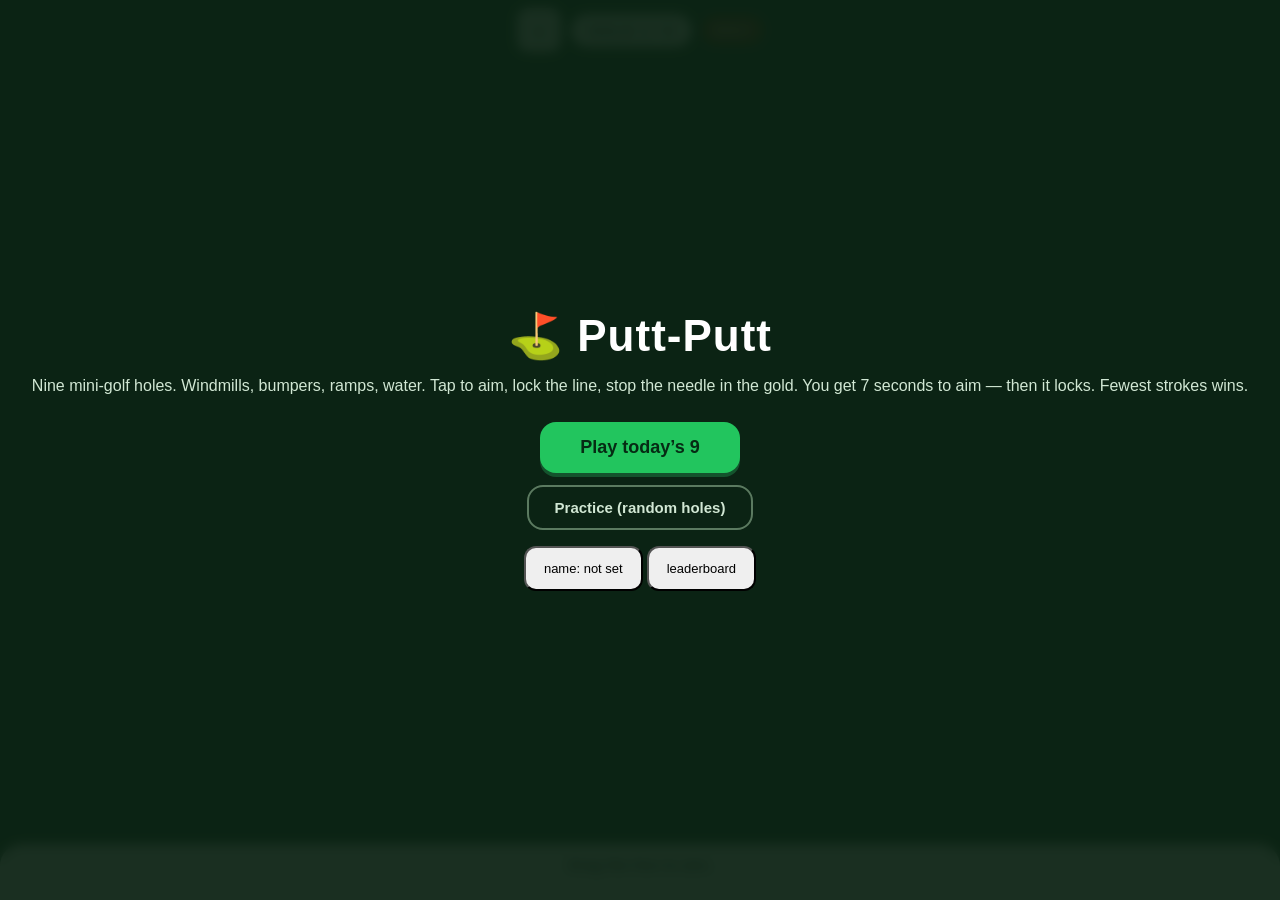
<file: games/daily-putt-putt/index.html>
<!DOCTYPE html>
<html lang="en">
<head>
<meta charset="UTF-8">
<meta name="viewport" content="width=device-width, initial-scale=1.0, maximum-scale=1.0, user-scalable=no, viewport-fit=cover">
<meta name="mobile-web-app-capable" content="yes">
<meta name="apple-mobile-web-app-capable" content="yes">
<meta name="apple-mobile-web-app-status-bar-style" content="default">
<meta name="apple-mobile-web-app-title" content="Putt-Putt">
<meta name="theme-color" content="#0f5132">
<link rel="manifest" href="manifest.json">
<link rel="apple-touch-icon" href="../../icons/putt-180.png">
<title>Putt-Putt</title>
<link rel="stylesheet" href="style.css?v=4">
</head>
<body>
<div id="wrap">
  <canvas id="game"></canvas>

  <!-- top HUD -->
  <div id="hud">
    <div id="topRow">
      <a id="homeBtn" href="../..">&#8962;</a>
      <div id="holeLabel">HOLE 1 / 9</div>
      <div id="modeTag">DAILY</div>
    </div>
    <div id="scoreStrip"></div>
  </div>

  <!-- the needle: horizontal timing bar. PURE band 82-87 (gold),
       OVER zone 87-100 (red). STOP JUST UNDER 100.
       The sweep gets 3% faster every hole. -->
  <div id="needleBar" class="hidden">
    <div id="needleTrack">
      <div id="overZone"></div>
      <div id="pureBand"></div>
      <div id="tickLayer"></div>
      <div id="needle"></div>
    </div>
    <div id="tickLabels"></div>
    <div id="needleNums"><span class="nn0">0</span><span class="nnpure">PURE</span><span class="nnover">OVER</span><span class="nn100">100</span></div>
    <div id="needleCap">Gold = PURE &middot; red = OVER &mdash; stop just under 100.</div>
  </div>

  <!-- bottom phase panel -->
  <div id="panel">
    <div id="timerPill" class="hidden">&#9201; <span id="timerNum">7</span></div>
    <div id="phaseHint">Drag the line to aim.</div>
    <button id="phaseBtn" class="hidden">Next hole</button>
    <div id="resultLine" class="hidden"></div>
  </div>

  <!-- start screen -->
  <div id="startScreen" class="overlay">
    <h1 class="title">⛳ Putt-Putt</h1>
    <p class="subtitle">Nine mini-golf holes. Windmills, bumpers, ramps, water. Tap to aim, lock the line, stop the needle in the gold. You get 7 seconds to aim &mdash; then it locks. Fewest strokes wins.</p>
    <div id="lockBox" class="hidden">
      <div>Today&rsquo;s 9 are done.</div>
      <div id="lockTime">0:00:00</div>
      <div id="lockScore"></div>
    </div>
    <button id="playBtn" class="big">Play today&rsquo;s 9</button>
    <button id="practiceBtn" class="ghost">Practice (random holes)</button>
    <div class="row">
      <button id="nameBtn" class="small">name: not set</button>
      <button id="boardBtn" class="small">leaderboard</button>
    </div>
  </div>

  <!-- name claim -->
  <div id="nameScreen" class="overlay hidden">
    <h2 class="title2">Leaderboard name</h2>
    <p class="subtitle" id="nameSub">Claim a name for the daily leaderboard.</p>
    <input id="nameInput" maxlength="16" placeholder="your name" autocomplete="off">
    <div id="phraseWrap" class="hidden">
      <input id="phraseInput" type="password" placeholder="secret phrase (4+ chars)" autocomplete="off">
    </div>
    <div id="nameMsg" class="msg"></div>
    <div class="row">
      <button id="nameGo" class="big">CHECK NAME</button>
      <button id="nameCancel" class="ghost">cancel</button>
    </div>
  </div>

  <!-- results / leaderboard -->
  <div id="resultsScreen" class="overlay hidden">
    <h2 class="title2" id="resTitle">Results</h2>
    <div id="resScore" class="resScore"></div>
    <div class="secTitle" id="lbTitle">Today&rsquo;s leaderboard</div>
    <div id="lbList" class="list"></div>
    <div class="secTitle">Your recent rounds</div>
    <div id="histList" class="list"></div>
    <div class="row">
      <button id="logoutBtn" class="ghost small">forget name</button>
      <button id="resultsClose" class="big">Done</button>
    </div>
  </div>
</div>
<script src="app.js?v=4"></script>
</body>
</html>
</file>
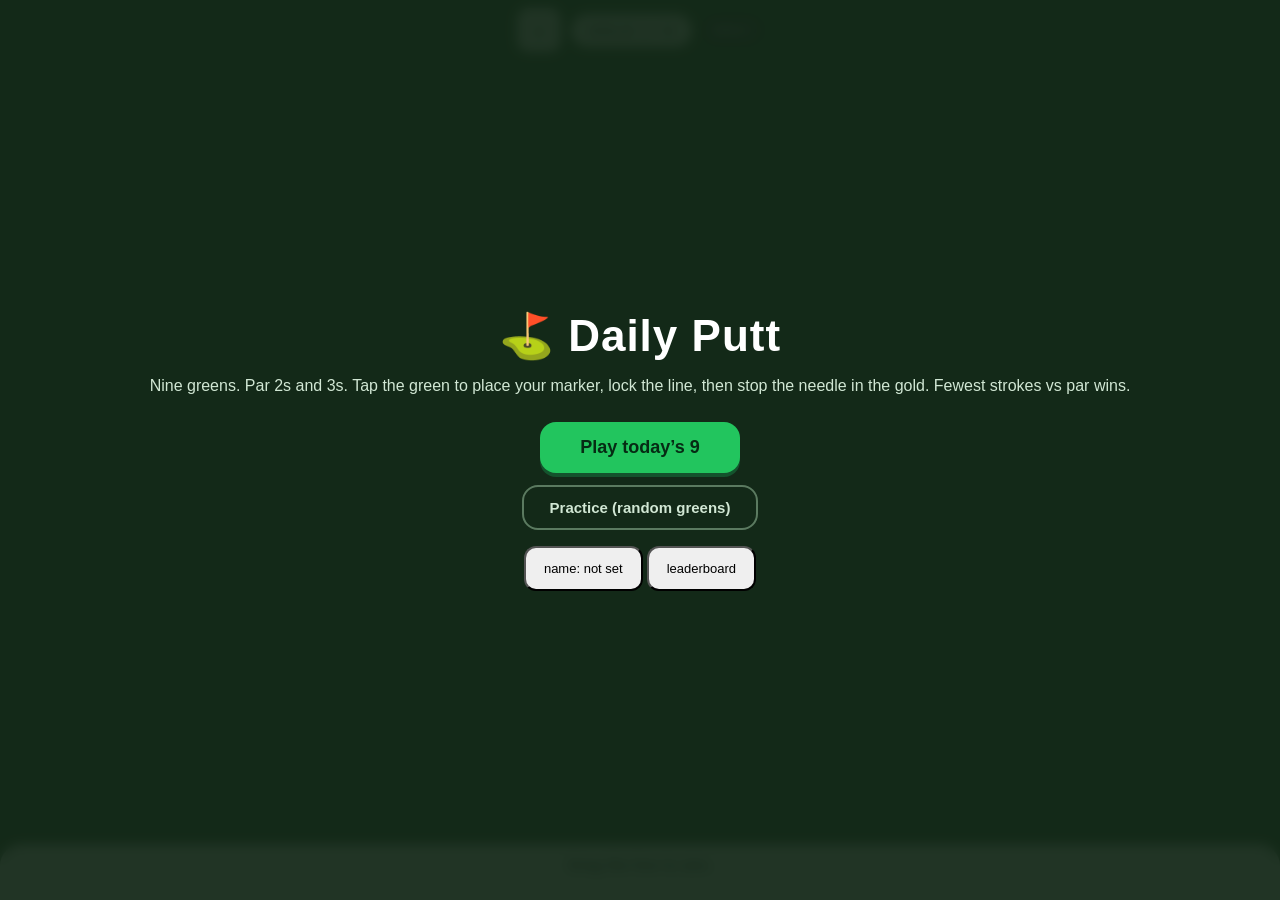
<file: games/daily-putt/index.html>
<!DOCTYPE html>
<html lang="en">
<head>
<meta charset="UTF-8">
<meta name="viewport" content="width=device-width, initial-scale=1.0, maximum-scale=1.0, user-scalable=no, viewport-fit=cover">
<meta name="mobile-web-app-capable" content="yes">
<meta name="apple-mobile-web-app-capable" content="yes">
<meta name="apple-mobile-web-app-status-bar-style" content="default">
<meta name="apple-mobile-web-app-title" content="Daily Putt">
<meta name="theme-color" content="#2e7d3a">
<link rel="manifest" href="manifest.json">
<link rel="apple-touch-icon" href="../../icons/putt-180.png">
<title>Daily Putt</title>
<link rel="stylesheet" href="style.css">
</head>
<body>
<div id="wrap">
  <canvas id="game"></canvas>

  <!-- top HUD -->
  <div id="hud">
    <div id="topRow">
      <a id="homeBtn" href="../..">&#8962;</a>
      <div id="holeLabel">HOLE 1 / 9</div>
      <div id="modeTag">DAILY</div>
    </div>
    <div id="scoreStrip"></div>
  </div>

  <!-- the needle: horizontal timing bar. PURE band 82-87 (gold),
       OVER zone 87-100 (red). STOP JUST UNDER 100. -->
  <div id="needleBar" class="hidden">
    <div id="needleTrack">
      <div id="overZone"></div>
      <div id="pureBand"></div>
      <div id="tickLayer"></div>
      <div id="needle"></div>
    </div>
    <div id="tickLabels"></div>
    <div id="needleNums"><span class="nn0">0</span><span class="nn100">100</span></div>
    <div id="needleCap">Gold = PURE &middot; red = OVER &mdash; stop just under 100.</div>
  </div>

  <!-- bottom phase panel -->
  <div id="panel">
    <div id="aimTimer" class="hidden">7</div>
    <div id="phaseHint">Drag the line to aim.</div>
    <button id="phaseBtn" class="hidden">Next hole</button>
    <div id="resultLine" class="hidden"></div>
  </div>

  <!-- start screen -->
  <div id="startScreen" class="overlay">
    <h1 class="title">⛳ Daily Putt</h1>
    <p class="subtitle">Nine greens. Par 2s and 3s. Tap the green to place your marker, lock the line, then stop the needle in the gold. Fewest strokes vs par wins.</p>
    <div id="lockBox" class="hidden">
      <div>Today&rsquo;s 9 are done.</div>
      <div id="lockTime">0:00:00</div>
      <div id="lockScore"></div>
    </div>
    <button id="playBtn" class="big">Play today&rsquo;s 9</button>
    <button id="practiceBtn" class="ghost">Practice (random greens)</button>
    <div class="row">
      <button id="nameBtn" class="small">name: not set</button>
      <button id="boardBtn" class="small">leaderboard</button>
    </div>
  </div>

  <!-- name claim -->
  <div id="nameScreen" class="overlay hidden">
    <h2 class="title2">Leaderboard name</h2>
    <p class="subtitle" id="nameSub">Claim a name for the daily leaderboard.</p>
    <input id="nameInput" maxlength="16" placeholder="your name" autocomplete="off">
    <div id="phraseWrap" class="hidden">
      <input id="phraseInput" type="password" placeholder="secret phrase (4+ chars)" autocomplete="off">
    </div>
    <div id="nameMsg" class="msg"></div>
    <div class="row">
      <button id="nameGo" class="big">CHECK NAME</button>
      <button id="nameCancel" class="ghost">cancel</button>
    </div>
  </div>

  <!-- results / leaderboard -->
  <div id="resultsScreen" class="overlay hidden">
    <h2 class="title2" id="resTitle">Results</h2>
    <div id="resScore" class="resScore"></div>
    <div class="secTitle" id="lbTitle">Today&rsquo;s leaderboard</div>
    <div id="lbList" class="list"></div>
    <div class="secTitle">Your recent rounds</div>
    <div id="histList" class="list"></div>
    <div class="row">
      <button id="logoutBtn" class="ghost small">forget name</button>
      <button id="resultsClose" class="big">Done</button>
    </div>
  </div>
</div>
<script src="app.js"></script>
</body>
</html>
</file>
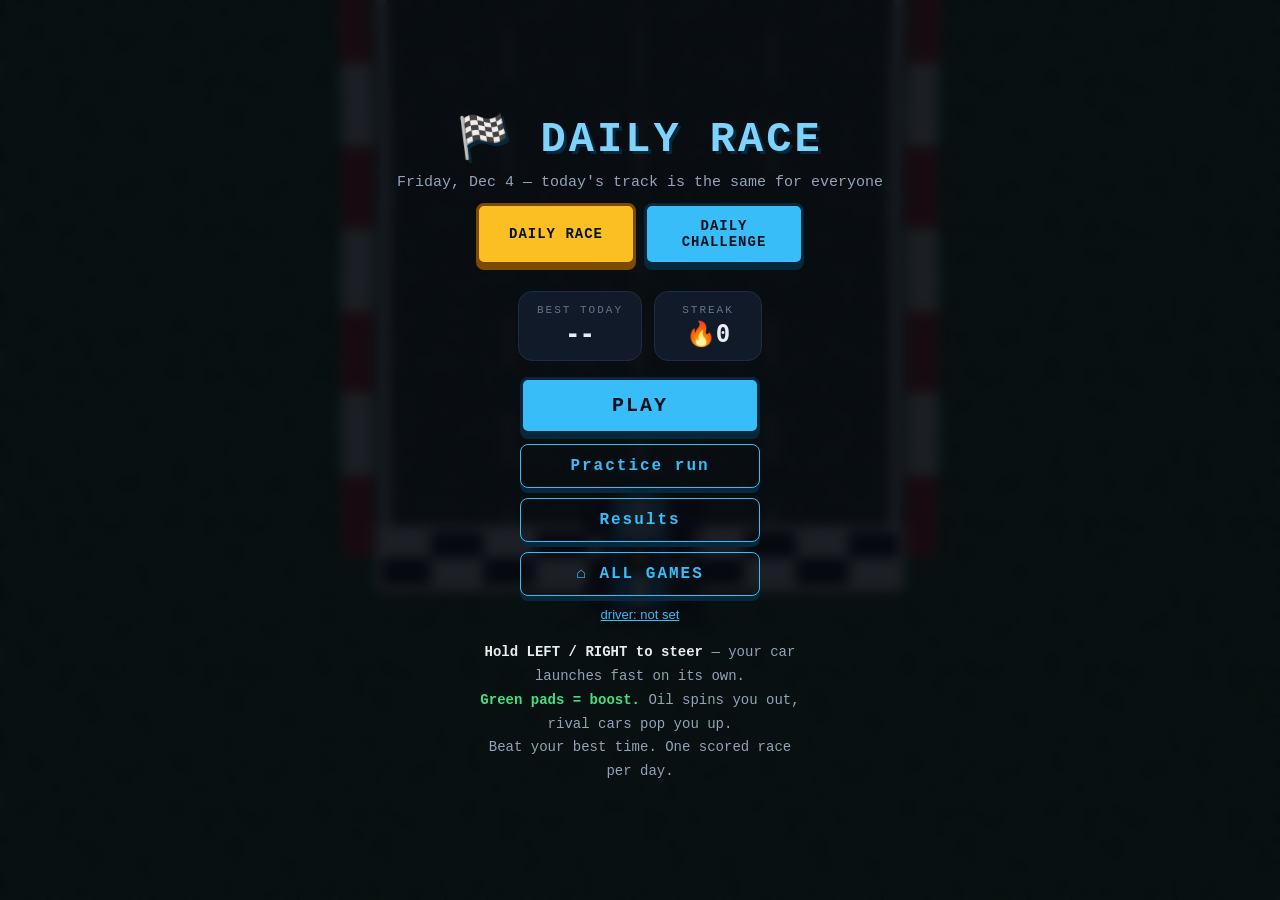
<file: games/daily-race/index.html>
<!DOCTYPE html>
<html lang="en">
<head>
<meta charset="UTF-8">
<meta name="viewport" content="width=device-width, initial-scale=1.0, maximum-scale=1.0, user-scalable=no, viewport-fit=cover">
<meta name="mobile-web-app-capable" content="yes">
<meta name="apple-mobile-web-app-capable" content="yes">
<meta name="apple-mobile-web-app-status-bar-style" content="default">
<meta name="apple-mobile-web-app-title" content="Daily Race">
<meta name="theme-color" content="#c62f2f">
<link rel="manifest" href="manifest.json">
<link rel="apple-touch-icon" href="../../icons/race-180.png">
<title>Daily Race</title>
<style>
  * { box-sizing: border-box; -webkit-tap-highlight-color: transparent; }
  html, body { margin: 0; padding: 0; height: 100%; overflow: hidden; background: #0b0e14; color: #e8edf5;
    font-family: "Courier New", ui-monospace, SFMono-Regular, Menlo, Consolas, monospace;
    overscroll-behavior: none; }
  #wrap { position: fixed; inset: 0; overflow: hidden; }
  #game { position: absolute; inset: 0; width: 100%; height: 100%; display: block; touch-action: none;
    image-rendering: pixelated; image-rendering: crisp-edges; }
  /* ---------- HUD ---------- */
  #hud { position: absolute; top: 0; left: 0; right: 0; z-index: 5; pointer-events: none; text-align: center;
    padding-top: calc(8px + env(safe-area-inset-top)); }
  #pbar { height: 8px; background: rgba(28,36,49,.85); margin: 0 14px; border-radius: 4px; overflow: hidden;
    border: 1px solid rgba(56,189,248,.18); }
  #pfill { height: 100%; width: 0%; background: linear-gradient(90deg,#22c55e,#eab308,#ef4444); border-radius: 4px;
    box-shadow: 0 0 10px rgba(56,189,248,.5); }
  #timer { font-family: ui-monospace, SFMono-Regular, Menlo, Consolas, monospace; font-size: 34px; font-weight: 800;
    letter-spacing: 1px; margin-top: 8px; display: inline-block; padding: 4px 20px; border-radius: 14px;
    background: rgba(5,8,14,.55); border: 1px solid rgba(56,189,248,.25);
    text-shadow: 0 0 18px rgba(56,189,248,.45); }
  #zone { display: inline-block; margin-top: 6px; font-size: 12px; font-weight: 700; letter-spacing: 2px;
    text-transform: uppercase; padding: 4px 12px; border-radius: 999px; border: 1px solid #38bdf8; color: #38bdf8;
    background: rgba(5,8,14,.55); }
  #zone.z1 { border-color: #22c55e; color: #22c55e; }
  #zone.z2 { border-color: #eab308; color: #eab308; }
  #zone.z3 { border-color: #ef4444; color: #ef4444; }
  /* Daily Challenge: big unmissable live position badge */
  #posBadge { position: absolute; top: calc(64px + env(safe-area-inset-top)); left: 12px; z-index: 6;
    font-family: ui-monospace, SFMono-Regular, Menlo, Consolas, monospace; font-size: 40px; font-weight: 900;
    color: #fff; background: rgba(5,8,14,.62); border: 2px solid #38bdf8; border-radius: 14px;
    padding: 2px 14px; letter-spacing: 1px; text-shadow: 0 0 14px rgba(56,189,248,.7);
    pointer-events: none; display: none; }
  #posBadge.p1 { border-color: #fbbf24; color: #fbbf24; text-shadow: 0 0 14px rgba(251,191,36,.8); }
  #boostHud { margin-top: 6px; }
  #boostTxt { font-size: 13px; font-weight: 900; letter-spacing: 3px; color: #4ade80;
    text-shadow: 0 0 12px rgba(74,222,128,.8); }
  #boostBarBg { height: 6px; background: rgba(20,40,28,.85); margin: 4px 60px 0; border-radius: 3px;
    overflow: hidden; border: 1px solid rgba(74,222,128,.35); }
  #boostBar { height: 100%; width: 100%; background: linear-gradient(90deg,#16a34a,#4ade80); border-radius: 3px; }
  #pauseBtn { position: absolute; top: calc(12px + env(safe-area-inset-top)); right: 12px; z-index: 6;
    width: 44px; height: 44px; border-radius: 8px; border: 3px solid #06283a; background: #38bdf8;
    color: #04121f; font-size: 16px; font-weight: 800; display: none; box-shadow: 0 4px 0 #06283a; }
  #homeHudBtn { position: absolute; top: calc(12px + env(safe-area-inset-top)); right: 66px; z-index: 6;
    width: 44px; height: 44px; border-radius: 8px; border: 3px solid #06283a; background: #fbbf24;
    color: #04121f; font-size: 20px; font-weight: 800; display: none; box-shadow: 0 4px 0 #06283a; }
  #lockBox { background: #111a29; border: 3px solid #fbbf24; border-radius: 8px; padding: 16px 20px;
    margin: 18px auto 4px; max-width: 330px; }
  #lockTime { font-size: 30px; font-weight: 800; color: #fff; margin-top: 6px;
    font-family: "Courier New", ui-monospace, Menlo, Consolas, monospace; }
  #lockTier { font-size: 20px; font-weight: 900; letter-spacing: 3px; margin-top: 4px; }
  #lockCount { font-size: 20px; font-weight: 800; color: #7dd3fc; margin-top: 8px;
    font-family: "Courier New", ui-monospace, Menlo, Consolas, monospace; }
  #steerHint { position: absolute; bottom: 22%; left: 0; right: 0; z-index: 8; text-align: center; pointer-events: none;
    font-size: 19px; font-weight: 800; letter-spacing: 2px; color: #7dd3fc; opacity: 0; transition: opacity .4s;
    text-shadow: 0 0 14px rgba(56,189,248,.6); }
  .touchInd { position: absolute; bottom: 8%; z-index: 8; font-size: 46px; font-weight: 900; pointer-events: none;
    color: rgba(125,211,252,.22); display: none; transition: color .15s, text-shadow .15s; }
  #touchL { left: 9%; }
  #touchR { right: 9%; }
  .touchInd.on { color: #7dd3fc; text-shadow: 0 0 18px rgba(56,189,248,.8); }
  /* ---------- Overlays ---------- */
  .overlay { position: absolute; inset: 0; z-index: 10; display: flex; flex-direction: column; align-items: center;
    justify-content: center; background: rgba(5,8,14,.9); backdrop-filter: blur(6px);
    padding: 24px; text-align: center; }
  .hidden { display: none !important; }
  .title { font-size: 42px; font-weight: 900; letter-spacing: 3px; margin: 0; color: #7dd3fc;
    text-shadow: 3px 3px 0 #06283a; font-family: "Courier New", ui-monospace, Menlo, Consolas, monospace; }
  .subtitle { margin: 10px 0 0; font-size: 15px; color: #94a3b8; }
  .stats { display: flex; gap: 12px; margin: 22px 0 6px; }
  .stat { background: #111a29; border: 1px solid #1f2b40; border-radius: 14px; padding: 12px 18px; min-width: 108px; }
  .stat .k { font-size: 11px; letter-spacing: 2px; text-transform: uppercase; color: #64748b; }
  .stat .v { font-size: 24px; font-weight: 800; margin-top: 4px; font-family: ui-monospace, Menlo, Consolas, monospace; }
  .btn { display: block; width: 240px; margin: 10px auto 0; padding: 14px; font-size: 20px; font-weight: 800;
    letter-spacing: 2px; border: 3px solid #06283a; border-radius: 8px; background: #38bdf8; color: #04121f; cursor: pointer;
    box-shadow: 0 5px 0 #06283a; font-family: "Courier New", ui-monospace, Menlo, Consolas, monospace; }
  .btn:active { transform: translateY(3px); box-shadow: 0 2px 0 #06283a; }
  .btn.ghost { background: transparent; border: 1.5px solid #38bdf8; color: #38bdf8; font-size: 16px; padding: 12px; }
  .howto { margin: 18px 0 4px; font-size: 14px; color: #94a3b8; line-height: 1.7; max-width: 330px; }
  .howto b { color: #e8edf5; }
  #count { position: absolute; inset: 0; z-index: 9; display: flex; align-items: center; justify-content: center;
    font-size: 110px; font-weight: 900; color: #fff; text-shadow: 0 0 40px rgba(56,189,248,.8); pointer-events: none; }
  #newBest { font-size: 15px; font-weight: 800; letter-spacing: 2px; color: #fbbf24; margin-top: 8px;
    text-transform: uppercase; }
  .row { display: flex; gap: 10px; margin-top: 6px; }
  .row .btn { width: 150px; font-size: 16px; padding: 13px; margin: 10px 0 0; }
  .modeRow { display: flex; gap: 8px; justify-content: center; margin: 12px 0 4px; }
  .modeRow .btn { width: 160px; font-size: 14px; padding: 12px 8px; margin: 0; letter-spacing: 1px; }
  .modeRow .btn.sel { background: #fbbf24; border-color: #7c4a03; box-shadow: 0 5px 0 #7c4a03; }
  #shareMsg { margin-top: 10px; font-size: 13px; color: #22c55e; min-height: 18px; }
  .flag { font-size: 12px; letter-spacing: 3px; text-transform: uppercase; color: #f59e0b; margin-top: 6px; }
  /* ---------- results / leaderboard ---------- */
  #resTier { font-size: 32px; font-weight: 900; letter-spacing: 4px; margin-top: 10px; }
  #resTier.pop { animation: tierPop .55s cubic-bezier(.2,1.5,.35,1); }
  @keyframes tierPop { 0% { transform: scale(.4); opacity: 0; } 60% { transform: scale(1.12); opacity: 1; } 100% { transform: scale(1); opacity: 1; } }
  #resRank { font-size: 14px; color: #94a3b8; margin-top: 6px; font-family: ui-monospace, Menlo, Consolas, monospace; }
  .tier-POLE{color:#fbbf24;text-shadow:0 0 18px rgba(251,191,36,.5);}
  .tier-FROW{color:#e2e8f0;text-shadow:0 0 14px rgba(226,232,240,.4);}
  .tier-PODIUM{color:#fb923c;} .tier-POINTS{color:#4ade80;}
  .tier-MIDFIELD{color:#7dd3fc;} .tier-BACKMARKER{color:#94a3b8;} .tier-PITLANE{color:#ef4444;}
  .lbList { width: 310px; max-height: 215px; overflow-y: auto; margin: 8px auto 0; text-align: left;
    background: #0d1524; border: 1px solid #1f2b40; border-radius: 12px; padding: 8px 12px; }
  .lbRow { display: flex; justify-content: space-between; gap: 8px; padding: 6px 2px; font-size: 13px;
    border-bottom: 1px solid #16202f; font-family: ui-monospace, Menlo, Consolas, monospace; }
  .lbRow.me { color: #7dd3fc; font-weight: 800; }
  .lbRow:last-child { border-bottom: none; }
  .secTitle { font-size: 12px; letter-spacing: 2px; text-transform: uppercase; color: #64748b; margin: 14px 0 2px; }
  #nameInput, #phraseInput { width: 250px; padding: 14px; font-size: 18px; border-radius: 12px;
    border: 1.5px solid #38bdf8; background: #0d1524; color: #e8edf5; text-align: center; margin-top: 12px; }
  #nameMsg { min-height: 20px; font-size: 13px; color: #f59e0b; margin-top: 10px; max-width: 300px; }
  .tiny { font-size: 12px; color: #64748b; margin-top: 10px; max-width: 300px; line-height: 1.6; }
  .linkBtn { background: none; border: none; color: #38bdf8; font-size: 13px; margin-top: 10px; cursor: pointer; text-decoration: underline; }
</style>
</head>
<body>
<div id="wrap">
  <canvas id="game"></canvas>

  <div id="hud" class="hidden">
    <div id="pbar"><div id="pfill"></div></div>
    <div id="timer">0:00.0</div>
    <div><span id="zone" class="z1">Easy stretch</span></div>
    <div id="boostHud" class="hidden"><span id="boostTxt">BOOST</span><div id="boostBarBg"><div id="boostBar"></div></div></div>
  </div>
  <button id="pauseBtn" aria-label="Pause">&#10074;&#10074;</button>
  <button id="homeHudBtn" aria-label="All games">&#8962;</button>
  <div id="posBadge">P4</div>
  <div id="steerHint">&#9664; HOLD LEFT / RIGHT TO STEER &#9654;</div>
  <div id="touchL" class="touchInd">&#9664;</div>
  <div id="touchR" class="touchInd">&#9654;</div>
  <div id="count" class="hidden"></div>

  <div id="startScreen" class="overlay">
    <h1 class="title" id="modeTitle">&#127937; DAILY RACE</h1>
    <p class="subtitle" id="dateLine"></p>
    <div class="modeRow">
      <button class="btn modeBtn sel" id="modeRaceBtn">DAILY RACE</button>
      <button class="btn modeBtn" id="modeChBtn">DAILY CHALLENGE</button>
    </div>
    <div class="stats">
      <div class="stat"><div class="k">Best today</div><div class="v" id="bestToday">--</div></div>
      <div class="stat"><div class="k">Streak</div><div class="v" id="streakLine">&#128293;0</div></div>
    </div>
    <button class="btn" id="playBtn">PLAY</button>
    <div id="lockBox" class="hidden">
      <div class="secTitle" style="margin-top:0;">Today&apos;s race is run</div>
      <div id="lockTime">--</div>
      <div id="lockTier"></div>
      <div id="lockCount">--</div>
      <div class="tiny">One shot per day &mdash; new track at midnight. Practice is always open.</div>
    </div>
    <button class="btn ghost" id="practiceBtn">Practice run</button>
    <button class="btn ghost" id="resultsBtn">Results</button>
    <button class="btn ghost" id="hubBtn">&#8962; ALL GAMES</button>
    <button class="linkBtn" id="nameBtn">driver: not set</button>
    <p class="howto" id="howto"><b>Hold LEFT / RIGHT to steer</b> &mdash; your car launches fast on its own.<br>
    <b style="color:#4ade80;">Green pads = boost.</b> Oil spins you out, rival cars pop you up.<br>
    Beat your best time. One scored race per day.</p>
  </div>

  <div id="resultScreen" class="overlay hidden">
    <h1 class="title" id="resTitle">FINISH!</h1>
    <div class="flag hidden" id="practiceFlag">Practice &mdash; not counted</div>
    <p class="subtitle" id="resTime" style="font-size:34px;font-weight:800;color:#fff;font-family:ui-monospace,Menlo,Consolas,monospace;"></p>
    <div id="resTier"></div>
    <div id="resRank"></div>
    <div id="newBest" class="hidden">&#9733; New best today &#9733;</div>
    <div class="stats">
      <div class="stat"><div class="k">Best today</div><div class="v" id="resBest">--</div></div>
      <div class="stat"><div class="k">Streak</div><div class="v" id="resStreak">&#128293;0</div></div>
    </div>
    <button class="btn" id="shareBtn">SHARE RESULT</button>
    <div id="shareMsg"></div>
    <div class="row">
      <button class="btn ghost" id="againBtn">Race again</button>
      <button class="btn ghost" id="homeBtn">&#8962; ALL GAMES</button>
    </div>
  </div>

  <div id="nameScreen" class="overlay hidden">
    <h1 class="title" style="font-size:34px;">DRIVER NAME</h1>
    <p class="subtitle" id="nameSub">Claim a name for the daily leaderboard.</p>
    <input id="nameInput" maxlength="16" placeholder="your driver name" autocomplete="off">
    <div id="phraseWrap" class="hidden">
      <input id="phraseInput" type="password" placeholder="password phrase (min 4 chars)" autocomplete="off">
      <p class="tiny">Don&rsquo;t lose your phrase &mdash; there&rsquo;s no reset. It&rsquo;s stored as a hash, never plain text.</p>
    </div>
    <div id="nameMsg"></div>
    <button class="btn" id="nameGo">CHECK NAME</button>
    <button class="linkBtn" id="nameCancel">cancel</button>
  </div>

  <div id="resultsScreen" class="overlay hidden">
    <h1 class="title" style="font-size:34px;">RESULTS</h1>
    <div class="secTitle" id="lbTitle">Today&rsquo;s leaderboard</div>
    <div class="lbList" id="lbList"><div class="lbRow"><span>loading&hellip;</span><span></span><span></span></div></div>
    <div class="secTitle">Your history</div>
    <div class="lbList" id="histList"></div>
    <button class="btn ghost" id="resultsClose" style="margin-top:14px;">Close</button>
    <button class="linkBtn" id="logoutBtn">switch driver name</button>
  </div>

  <div id="pauseScreen" class="overlay hidden">
    <h1 class="title" style="font-size:36px;">PAUSED</h1>
    <button class="btn" id="resumeBtn">RESUME</button>
    <button class="btn ghost" id="quitBtn">Quit to games</button>
  </div>
</div>
<script>
/*__CORE_START__*/
'use strict';
/* ---- Seeded PRNG (mulberry32) + string hash (xmur3). No Math.random here: determinism is the point. ---- */
function xmur3(str){for(var i=0,h=1779033703^str.length;i<str.length;i++){h=Math.imul(h^str.charCodeAt(i),3432918353);h=h<<13|h>>>19;}return function(){h=Math.imul(h^h>>>16,2246822507);h=Math.imul(h^h>>>13,3266489909);return (h^=h>>>16)>>>0;};}
function mulberry32(a){return function(){var t=a+=0x6D2B79F5;t=Math.imul(t^t>>>15,t|1);t^=t+Math.imul(t^t>>>7,t|61);return ((t^t>>>14)>>>0)/4294967296;};}
function clamp(v,a,b){return v<a?a:(v>b?b:v);}
function normAng(a){while(a>Math.PI)a-=2*Math.PI;while(a<-Math.PI)a+=2*Math.PI;return a;}

var SEG_LEN=90, NSEG=150, SAMPLES=4;
var MAXV=380, ACCEL=640, TURNSPD=3.35;   /* v9: punchy launch acceleration — the car feels fast off the line */
var LAUNCH_SPD=0.55;                  /* v9: fraction of MAXV the car starts with at GO */
var CAR_HALF_W=16, BOUNCE_KEEP=0.8, WALL_KICK=0.14;  /* v8: inward bumper kick off walls — a car can never wedge into a curving wall (guide assist alone eases toward the tangent, which points INTO the wall) */
var TRAFFIC_DRAW_S=1.6;/* v9.2: traffic sprite scale (world space). The PLAYER car no longer uses
                      a fixed constant — drawCarScreen computes pcs from cssW so the car
                      stays proportional on every screen (never tiny on desktop, never
                      wider than the road on phones). */
var TRAFFIC_HIT_R=26;                 /* v9: hit radius matches the 1.6x traffic sprite */
var LANE_W=58;                        /* road width = lane count x lane width */
var AIR_DUR=0.8, SPIN_DUR=0.6;        /* bomb pop / oil spin durations */
var SLOW_DUR=1.5, STALL_DUR=1.5;       /* oil slow + bomb stall, seconds */
var BOOST_DUR=1.2;                    /* boost pad: +40% top speed for this long */
var TRAFFIC_WOB=6;                    /* traffic wobble amplitude — always stays inside its lane */
var TRAFFIC_WAKE=48;                  /* v9.2: a traffic car starts moving only once the player is this
                                       many samples behind it (wake-on-approach — see stepTraffic) */
function lanesOfZone(z){return [4,3,2][z];}   /* 4 lanes early -> 3 -> 2 at the end */
var ZONE_NAMES=["Easy stretch","Tight turns","Hazard zone"];
var ZONE_COLORS=["#22c55e","#eab308","#ef4444"];
function zoneOf(i){return i<NSEG/3?0:(i<2*NSEG/3?1:2);}

function catmull(p0,p1,p2,p3,t){
  var t2=t*t,t3=t2*t;
  return 0.5*((2*p1)+(-p0+p2)*t+(2*p0-5*p1+4*p2-p3)*t2+(-p0+3*p1-3*p2+p3)*t3);
}

/* ---- Track generation: courses are COMPOSED from designed curve primitives
        (straights, sweepers, S-curves, esses) instead of random-walk noise, so every
        daily track feels like a real race track: flowing, readable, fun.
        Fully deterministic from seedStr: same seed -> identical track on every device. ---- */
function generateTrack(seedStr){
  var rng=mulberry32(xmur3(seedStr)());
  var cx=[],cy=[],cw=[],chd=[];
  /* feature list: type + length + direction, covering all NSEG segments.
     The opening is always a straight so the launch has room to breathe. */
  var feats=[{type:'straight',len:15,dir:1,zone:0}],fi=15,lastDir=1;
  while(fi<NSEG){
    var zone=zoneOf(fi),r=rng(),type;
    if(zone===0){type=r<0.45?'sweeper':(r<0.75?'s':'straight');}
    else if(zone===1){type=r<0.32?'sweeper':(r<0.62?'s':(r<0.82?'esses':'straight'));}
    else{type=r<0.35?'sweeper':(r<0.60?'s':(r<0.85?'esses':'straight'));}
    var len=type==='straight'?10+Math.floor(rng()*10)
          :type==='sweeper'?10+Math.floor(rng()*8)
          :type==='s'?16+Math.floor(rng()*10)
          :22+Math.floor(rng()*10);   /* esses */
    if(fi+len>NSEG)len=NSEG-fi;
    var dir=rng()<0.5?1:-1;
    if(type!=='straight'){if(dir===lastDir)dir=-dir;lastDir=dir;}  /* alternate curve direction: flow, never curl */
    feats.push({type:type,len:len,dir:dir,zone:zone});
    fi+=len;
  }
  var CMAX=[0.055,0.095,0.135];   /* max per-segment heading change by zone: sweeping arcs, never twitchy */
  var curvs=[],hd=0;
  for(var f=0;f<feats.length;f++){
    var ft=feats[f],C=CMAX[ft.zone],sgn=ft.dir;
    if(ft.type==='sweeper'){
      /* pick a total turn of 60-140 degrees, solve the peak curvature for it */
      var turn=(60+rng()*80)*Math.PI/180;
      C=Math.min(C,turn/(ft.len*0.7));
    }
    for(var k=0;k<ft.len;k++){
      var t=ft.len<=1?0:k/(ft.len-1),targ=0;
      if(ft.type==='straight'){targ=0;}
      else if(ft.type==='sweeper'){
        var e=t<0.25?t/0.25:(t>0.75?(1-t)/0.25:1);
        e=e*e*(3-2*e);   /* smoothstep ramp in, hold, ramp out */
        targ=sgn*C*e;
      }
      else if(ft.type==='s'){targ=sgn*C*Math.sin(t*Math.PI*2);}
      else{targ=sgn*C*Math.sin(t*Math.PI*3);}   /* esses: 1.5 periods */
      if(hd>1.05&&targ>0)targ-=0.05;   /* anti-curl: never wind into itself */
      if(hd<-1.05&&targ<0)targ+=0.05;
      curvs.push(targ);hd+=targ;
    }
  }
  var x=0,y=0,hd2=0;
  for(var j=0;j<NSEG;j++){
    hd2+=curvs[j];
    x+=Math.sin(hd2)*SEG_LEN; y-=Math.cos(hd2)*SEG_LEN;
    var w=lanesOfZone(zoneOf(j))*LANE_W+(rng()*2-1)*5;
    cx.push(x);cy.push(y);cw.push(w);chd.push(hd2);
  }
  /* dense smooth centerline: Catmull-Rom through the control points */
  var pts=[];
  for(var s=0;s<NSEG-1;s++){
    var a=Math.max(0,s-1),b=Math.min(NSEG-1,s+2);
    for(var k2=0;k2<SAMPLES;k2++){
      var t2=k2/SAMPLES;
      var px=catmull(cx[a],cx[s],cx[s+1],cx[b],t2);
      var py=catmull(cy[a],cy[s],cy[s+1],cy[b],t2);
      var pw=catmull(cw[a],cw[s],cw[s+1],cw[b],t2);
      if(pw<80)pw=80;
      var ph=chd[s]+(chd[s+1]-chd[s])*t2;
      pts.push({x:px,y:py,w:pw,hd:ph,zone:zoneOf(s)});
    }
  }
  pts.push({x:cx[NSEG-1],y:cy[NSEG-1],w:cw[NSEG-1],hd:chd[NSEG-1],zone:zoneOf(NSEG-1)});
  var NS=pts.length;
  /* hazards, v9: occasional oil (halved — a hazard, not the whole game) and boost
     pads where there's room. Blocker rows REMOVED per owner — no gates. */
  var oils=[],boosts=[];
  for(var m=3;m<NSEG;m++){
    var z=zoneOf(m),r2=rng();
    var late=m>0.75*NSEG;
    if(z>=1&&r2<(late?0.13:0.06)){oils.push({seg:Math.min(m*SAMPLES,NS-1),lat:(rng()*2-1)*0.55,r:26});}
    else if(z>=1&&m<=0.7*NSEG&&r2<0.22){boosts.push({seg:Math.min(m*SAMPLES,NS-1),lat:(rng()*2-1)*0.5,w:56});}
  }
  /* AI traffic: slower cars in their lanes, denser toward the end — always dodgeable:
     min 5-segment gaps between cars, start area clear.
     v9.1: density raised ~25% — no more long empty stretches, still fair.
     v9.2: cars start PARKED (moving:false) and wake when the player approaches —
     previously they drove from t=0 and ~80% reached the finish (despawning
     unseen) before the player ever caught them. */
  var traffic=[],lastTrafficSeg=-10;
  var TCOLORS=['#ef4444','#f59e0b','#a855f7','#22c55e','#eab308','#f472b6'];
  for(var tm=8;tm<NSEG-2;tm++){
    var tz=zoneOf(tm);
    var dens=[0.33,0.49,0.63][tz];
    if(rng()<dens&&(tm-lastTrafficSeg)>=5){
      var nl=lanesOfZone(tz);
      var lane=Math.floor(rng()*nl);
      traffic.push({seg:tm*SAMPLES,lane:lane,off:(lane-(nl-1)/2)*LANE_W,
                    speed:120+rng()*55,color:TCOLORS[Math.floor(rng()*TCOLORS.length)],
                    wob:rng()*6.283,done:false,moving:false});
      lastTrafficSeg=tm;
    }
  }
  var checkpoints=[];
  for(var c=0;c<NSEG;c+=10)checkpoints.push(Math.min(c*SAMPLES,NS-1));
  return {pts:pts,NS:NS,oils:oils,boosts:boosts,traffic:traffic,checkpoints:checkpoints,finishSeg:NS-1};
}

/* scratch objects: the hot loop never allocates — ptSegDist/queryTrack/trafficXY
   all write into these instead of returning fresh objects (60fps GC discipline on phones) */
var _qd={d:0,cx:0,cy:0,t:0};
function ptSegDist(px,py,ax,ay,bx,by,out){
  var dx=bx-ax,dy=by-ay,L2=dx*dx+dy*dy;
  var t=L2?((px-ax)*dx+(py-ay)*dy)/L2:0;
  t=clamp(t,0,1);
  out.cx=ax+dx*t;out.cy=ay+dy*t;
  var ddx=px-out.cx,ddy=py-out.cy;
  out.d=Math.sqrt(ddx*ddx+ddy*ddy);out.t=t;
  return out;
}
/* nearest point on the smooth centerline; lat = signed lateral offset (+ = right of travel).
   Returns shared scratch — copy any field you need past the next queryTrack call. */
var _qb={seg:0,d:0,cx:0,cy:0,w:0,hd:0,lat:0};
function queryTrack(tr,px,py,fromSeg){
  var out=_qb;
  out.d=Infinity;
  var lo=Math.max(0,fromSeg-4),hi=Math.min(fromSeg+14,tr.NS-1);
  for(var s=lo;s<hi;s++){
    var a=tr.pts[s],b=tr.pts[s+1];
    ptSegDist(px,py,a.x,a.y,b.x,b.y,_qd);
    if(_qd.d<out.d){
      var hd=a.hd+(b.hd-a.hd)*_qd.t;
      var nx=Math.cos(hd),ny=Math.sin(hd);
      out.seg=s;out.d=_qd.d;out.cx=_qd.cx;out.cy=_qd.cy;
      out.w=a.w+(b.w-a.w)*_qd.t;out.hd=hd;
      out.lat=(px-_qd.cx)*nx+(py-_qd.cy)*ny;
    }
  }
  return out;
}
function createCar(tr){
  var p=tr.pts[0];
  return {x:p.x,y:p.y,hd:p.hd,speed:0,seg:0,steerSm:0,boostUntil:-1,oilCd:-1,
          invulnUntil:-1,guideUntil:-1,airUntil:-1,spinUntil:-1,
          slowUntil:-1,slowCut:true,stallUntil:-1,
          stats:{pops:0,spins:0,overtakes:0},
          finished:false,popped:false,bounced:false};
}
/* shockwave rings: canvas-drawn impact juice (pixel-styled expanding rings).
   Spawned by popBomb; rendered + aged in the app layer. */
var shockRings=[];
var hitStopT=0;   /* crash hit-stop: brief sim freeze so the impact lands.
   Set by popBomb (core), consumed by the app loop — declared here so the
   extracted sim core stays self-contained. */
function spawnRing(x,y){
  /* triple staggered burst: the impact reads as an explosion, not a spark */
  var delays=[0,0.09,0.18];
  for(var k=0;k<delays.length;k++){
    if(shockRings.length>18)shockRings.shift();
    shockRings.push({x:x,y:y,life:0.6,max:0.6,delay:delays[k]});
  }
}
/* bomb pop: the car pops into the air and STALLS — dead stop for STALL_DUR,
   then it accelerates back up. No restart, no added time penalty.
   Invulnerability covers the whole stall so there's no chain-hitting.
   (v9: only traffic triggers this now — blocker rows were removed.) */
function popBomb(car,t,hd){
  car.airUntil=t+AIR_DUR;
  car.stallUntil=t+STALL_DUR;
  car.invulnUntil=t+STALL_DUR+0.5;
  car.oilCd=Math.max(car.oilCd,t+1.2);
  car.speed=0;
  car.popped=true;
  car.stats.pops++;
  hitStopT=0.09;   /* freeze the sim for 90ms — the hit lands before the stall */
  spawnRing(car.x,car.y);
  /* nudge back along the track tangent (not car heading) so lateral position —
     and wall containment — is preserved */
  var th=(hd===undefined)?car.hd:hd;
  car.x-=Math.sin(th)*24;
  car.y+=Math.cos(th)*24;
}
var _tq={x:0,y:0,hd:0};   /* shared scratch for trafficXY (no per-frame allocation) */
function trafficXY(tr,tc,t,out){
  out=out||_tq;
  var s=clamp(Math.floor(tc.seg),0,tr.NS-1),p=tr.pts[s];
  var off=tc.off+Math.sin(t*0.9+tc.wob)*TRAFFIC_WOB;   /* slight wobble — never leaves its lane */
  out.x=p.x+Math.cos(p.hd)*off;out.y=p.y+Math.sin(p.hd)*off;out.hd=p.hd;
  return out;
}
function stepTraffic(tr,car,dt,t){
  for(var i=0;i<tr.traffic.length;i++){
    var tc=tr.traffic[i];
    if(tc.done)continue;
    if(!tc.moving){
      /* v9.2 ROOT-CAUSE FIX — wake-on-approach. Previously every traffic car
         drove forward from t=0 at 120-175 u/s while the player started at seg 0.
         The player (avg ~280 u/s) can only catch cars spawned in roughly the
         front half of the track: the rest reached the finish line first and hit
         `tc.seg>=tr.NS-2` → done → despawned UNSEEN. Sims counted 23 cars
         *placed* per track, but a real player only ever met ~4; ~19/race
         vanished before being seen. Now a car sits parked (still wobbling in
         its lane, so it looks alive) until the player is TRAFFIC_WAKE samples
         behind it, then cruises as normal — every placed car is encountered. */
      if(car.seg>tc.seg-TRAFFIC_WAKE){tc.moving=true;}else{continue;}
    }
    tc.seg+=tc.speed*dt/(SEG_LEN/SAMPLES);
    /* pin at the finish instead of despawning: a woken car near the line can
       still get there first — it waits as a final backmarker to dodge/pass,
       never vanishes unseen. Cars left behind still despawn. */
    if(tc.seg>=tr.NS-2){tc.seg=tr.NS-2;}
    if(!tc.counted&&tc.seg<car.seg-8){tc.counted=true;car.stats.overtakes++;}
    if(tc.seg<car.seg-60){tc.done=true;continue;}
    if(t>car.invulnUntil&&t>=car.airUntil){
      var q=trafficXY(tr,tc,t),dx=car.x-q.x,dy=car.y-q.y;
      if(dx*dx+dy*dy<TRAFFIC_HIT_R*TRAFFIC_HIT_R)popBomb(car,t,q.hd);
    }
  }
}
/* inp: {steer:-1..1}. t = seconds since GO. */
function stepCar(tr,car,inp,dt,t){
  if(car.finished)return;
  /* smooth the steering input so it never snaps */
  /* no steering while airborne (bomb pop) or spinning (oil) */
  var steerIn=(t<car.airUntil||t<car.spinUntil||t<car.stallUntil)?0:clamp(inp.steer,-1,1);
  car.steerSm+=(steerIn-car.steerSm)*Math.min(1,dt*10);
  var effMax=MAXV;
  if(t<car.boostUntil)effMax=MAXV*1.4;
  if(t>=car.spinUntil&&t<car.slowUntil)effMax=Math.min(effMax,MAXV*0.95);  /* oil slow: -5% for 1.5s */
  if(t<car.stallUntil){
    car.speed=0;   /* bomb stall: dead stop, then it accelerates back up */
  }else{
    if(car.speed<effMax){
      car.speed+=(ACCEL*(1.05-car.speed/effMax))*dt;   /* smooth asymptotic acceleration */
      if(car.speed>effMax)car.speed=effMax;
    }
    if(t<car.boostUntil&&car.speed<effMax){car.speed+=ACCEL*1.5*dt;if(car.speed>effMax)car.speed=effMax;}
    if(car.speed>effMax)car.speed=effMax;
  }
  if(car.speed<0)car.speed=0;
  /* the 5% cut lands the moment the spin ends */
  if(!car.slowCut&&t>=car.spinUntil&&t<car.slowUntil){car.speed*=0.95;car.slowCut=true;}
  var speedFrac=Math.min(car.speed/MAXV,1);
  var turnAuth=TURNSPD*(1.25-0.6*speedFrac);   /* v7: stays nimble at speed — fluid feel */
  car.hd+=car.steerSm*turnAuth*dt;
  car.x+=Math.sin(car.hd)*car.speed*dt;
  car.y-=Math.cos(car.hd)*car.speed*dt;
  var q=queryTrack(tr,car.x,car.y,car.seg);
  if(q.seg>car.seg)car.seg=q.seg;
  /* ROAD BOUNDARY: the car can never leave the road — bounce off the edge like a bumper wall */
  var maxLat=q.w/2-CAR_HALF_W-2;
  if(q.lat>maxLat||q.lat<-maxLat){
    var sgn=q.lat>0?1:-1;
    var nx=Math.cos(q.hd),ny=Math.sin(q.hd);
    car.x=q.cx+nx*sgn*maxLat;
    car.y=q.cy+ny*sgn*maxLat;
    /* reflect velocity across the track tangent (vector math, no angle hacks) */
    var dx=Math.sin(car.hd),dy=-Math.cos(car.hd);
    var tx=Math.sin(q.hd),ty=-Math.cos(q.hd);
    var dot=dx*tx+dy*ty;
    car.hd=Math.atan2(2*dot*tx-dx,-(2*dot*ty-dy));
    /* inward bumper kick: rotate the reflected heading slightly off the wall.
       Without this the guide assist (below) eases the heading back to the tangent,
       which points INTO the wall wherever the track curves — a stable soft-lock
       (proven: 30/30 no-input cars wedged forever, no steering input could escape). */
    car.hd-=sgn*WALL_KICK;
    car.speed*=BOUNCE_KEEP;
    car.bounced=true;
    car.guideUntil=t+0.4;   /* wall-guide assist: ease heading back to the track direction */
  }
  if(t<car.guideUntil){
    car.hd+=normAng(q.hd-car.hd)*Math.min(1,dt*6);
  }
  var i,dx2,dy2;
  /* oil: full 360° spin — car keeps its forward momentum, brief steering loss, no crash.
     Respects bomb invulnerability: no chain-hitting during a bomb stall. */
  if(t>car.invulnUntil&&t>=car.oilCd&&t>=car.airUntil){
    for(i=0;i<tr.oils.length;i++){var o=tr.oils[i];
      if(Math.abs(o.seg-q.seg)<=SAMPLES){
        var c=tr.pts[o.seg],ox=c.x+Math.cos(c.hd)*o.lat*(c.w/2),oy=c.y+Math.sin(c.hd)*o.lat*(c.w/2);
        dx2=car.x-ox;dy2=car.y-oy;
        if(dx2*dx2+dy2*dy2<o.r*o.r){
          car.spinUntil=t+SPIN_DUR;
          car.slowUntil=t+SPIN_DUR+SLOW_DUR;   /* -5% speed for 1.5s once the spin ends */
          car.slowCut=false;
          car.oilCd=t+1.5;
          car.stats.spins++;
          break;
        }
      }
    }
  }
  if(t>=car.boostUntil){
    for(i=0;i<tr.boosts.length;i++){var u=tr.boosts[i];
      if(Math.abs(u.seg-q.seg)<=SAMPLES){
        var c2=tr.pts[u.seg],bx=c2.x+Math.cos(c2.hd)*u.lat*(c2.w/2),by=c2.y+Math.sin(c2.hd)*u.lat*(c2.w/2);
        dx2=car.x-bx;dy2=car.y-by;
        var br=u.w*0.6;
        if(dx2*dx2+dy2*dy2<br*br){car.boostUntil=t+BOOST_DUR;break;}
      }
    }
  }
  stepTraffic(tr,car,dt,t);
  /* finish: car reached the end of the final segment (within a few px of the finish point).
     v9: the seg guard stops false finishes on loopy tracks, where the start can sit
     "past" the finish line's projection (found by sim: one seed finished in 0.0s). */
  if(car.seg>tr.NS*0.9){
    var fp0=tr.pts[tr.finishSeg-1],fp1=tr.pts[tr.finishSeg];
    var fdx=fp1.x-fp0.x,fdy=fp1.y-fp0.y,fl=Math.sqrt(fdx*fdx+fdy*fdy)||1;
    if(((car.x-fp0.x)*fdx+(car.y-fp0.y)*fdy)/fl>=fl-8)car.finished=true;
  }
}
/* ---- F1-style result tiers ---- */
var TIERS=['POLE','FRONT ROW','PODIUM','POINTS','MIDFIELD','BACKMARKER','PIT LANE'];
/* leaderboard mode: rank vs everyone today.
   b = fraction of the field you beat. */
function tierForRank(rank,total){
  if(rank<=1)return'POLE';
  if(rank<=2)return'FRONT ROW';
  var b=(total-rank)/total;
  if(b>=0.90)return'PODIUM';
  if(b>=0.75)return'POINTS';
  if(b>=0.50)return'MIDFIELD';
  if(b>=0.10)return'BACKMARKER';
  return'PIT LANE';
}
/* local-only fallback: POLE = new personal best, FRONT ROW = within 2% of best,
   then by fraction of your own runs beaten (times includes this run, ms) */
function tierForPersonal(ms,times){
  if(!times||!times.length)return'POLE';
  var s=times.slice().sort(function(a,b){return a-b;});
  if(ms<=s[0])return'POLE';
  if(ms<=s[0]*1.02)return'FRONT ROW';
  var beaten=0;
  for(var i=0;i<s.length;i++)if(s[i]>ms)beaten++;
  var b=beaten/s.length;
  if(b>=0.90)return'PODIUM';
  if(b>=0.75)return'POINTS';
  if(b>=0.50)return'MIDFIELD';
  if(b>=0.10)return'BACKMARKER';
  return'PIT LANE';
}
/* ---- one-chance-per-day lock (device level, resets at local midnight) ---- */
function lockState(lastDaily,todayStr){return !!lastDaily&&lastDaily===todayStr;}
function msToMidnight(nowMs){var d=new Date(nowMs);d.setHours(24,0,0,0);return d.getTime()-nowMs;}
function fmtCountdown(ms){var s=Math.max(0,Math.floor(ms/1000));
  var h=Math.floor(s/3600),m=Math.floor((s%3600)/60),ss=s%60;
  return h+':'+('0'+m).slice(-2)+':'+('0'+ss).slice(-2);}

/* ================= DAILY CHALLENGE CORE (closed-loop circuit, AI field) ================= */
var CH_LAPS=3, CH_CAR_HALF_W=8, CH_TRACK_W=80, CH_AI=5;
function generateChallengeTrack(seedStr){
  var rng=mulberry32(xmur3(seedStr)());
  /* "Wiggly stadium" circuit by 180° rotational symmetry: build HALF the track
     with net ±180° of turning, then append the half rotated 180° about the
     half's midpoint. rot180 maps start<->end exactly, so the circuit closes BY
     CONSTRUCTION — no optimizer, no shear. The half starts/ends with a straight,
     so the P0 joint is straight-to-straight (continuous curvature).
     Half layout (net +180° for mirror=1): straight / chicane(+90° S-curve) /
     straight / 180° hairpin "loop" (tight U-turn — the signature loop, two per
     lap via symmetry) / straight / chicane(-90° S-curve) / straight.
     The out/back straights are separated by the hairpin diameter (~800u), so
     the gentle chicanes can never cause a self-intersection. All turns eased:
     no curvature discontinuities. */
  var mirror=rng()<0.5?-1:1;
  var half=[
    {type:'straight',len:5+Math.floor(rng()*3),turn:0},
    {type:'chicane', len:8+Math.floor(rng()*4),turn:mirror*90},
    {type:'straight',len:4+Math.floor(rng()*3),turn:0},
    {type:'chicane', len:8+Math.floor(rng()*4),turn:-mirror*90},
    {type:'straight',len:4+Math.floor(rng()*3),turn:0},
    {type:'hairpin', len:8+Math.floor(rng()*4),turn:mirror*180},
    {type:'straight',len:4+Math.floor(rng()*3),turn:0},
    {type:'chicane', len:8+Math.floor(rng()*4),turn:-mirror*90},
    {type:'straight',len:4+Math.floor(rng()*3),turn:0},
    {type:'chicane', len:8+Math.floor(rng()*4),turn:mirror*90},
    {type:'straight',len:5+Math.floor(rng()*3),turn:0}
  ];
  function easedW(n){var w=[],ws=0,s;for(s=0;s<n;s++){var t=n<=1?0:s/(n-1),e;
    if(t<0.3)e=t/0.3;else if(t>0.7)e=(1-t)/0.3;else e=1;e=e*e*(3-2*e);w.push(e);ws+=e;}
    return{w:w,ws:ws};}
  var hx=[0],hy=[0],hd=0,f,s;
  for(f=0;f<half.length;f++){
    var ft=half[f],total=ft.turn*Math.PI/180,ew=easedW(ft.len);
    for(s=0;s<ft.len;s++){
      hd+=total*(ew.w[s]/ew.ws);
      hx.push(hx[hx.length-1]+Math.sin(hd)*SEG_LEN);
      hy.push(hy[hy.length-1]-Math.cos(hd)*SEG_LEN);
    }
  }
  var M=hx.length-1;
  var cx=(hx[0]+hx[M])/2,cy=(hy[0]+hy[M])/2;
  var cpx=[],cpy=[];
  for(s=0;s<=M;s++){cpx.push(hx[s]);cpy.push(hy[s]);}
  /* rotated half traversed P1->P0: ascending R[1..M-1] (R[i]=rot180(H[i])) */
  for(s=1;s<=M-1;s++){cpx.push(2*cx-hx[s]);cpy.push(2*cy-hy[s]);}
  var N=cpx.length;
  var pts=[];
  for(s=0;s<N;s++){
    var a=(s-1+N)%N,b=(s+1)%N,c2=(s+2)%N;
    for(var q2=0;q2<SAMPLES;q2++){
      var t2=q2/SAMPLES;
      pts.push({x:catmull(cpx[a],cpx[s],cpx[b],cpx[c2],t2),
                y:catmull(cpy[a],cpy[s],cpy[b],cpy[c2],t2),
                w:CH_TRACK_W,hd:0,zone:0});
    }
  }
  var L=pts.length,p0,p1,i;
  for(i=0;i<L;i++){
    p0=pts[(i-1+L)%L];p1=pts[(i+1)%L];
    pts[i].hd=Math.atan2(p1.x-p0.x,-(p1.y-p0.y));
  }
  var all=[];
  for(var lap=0;lap<CH_LAPS;lap++)for(i=0;i<L;i++)all.push(pts[i]);
  all.push({x:pts[0].x,y:pts[0].y,w:CH_TRACK_W,hd:pts[0].hd,zone:0});
  return {pts:all,NS:all.length,lapLen:L,finishSeg:3*L,loop:pts,
          oils:[],boosts:[],traffic:[],checkpoints:[],challenge:true,seed:seedStr,
          closureGap:0,ctrlSegs:N};
}

/* ---- stepCar with challenge extensions (backward compatible):
   cap = optional top-speed cap (AI); car.halfW overrides CAR_HALF_W;
   tr.lapLen>0 => closed-circuit finish at tr.finishSeg. Sets car.finishT. */
var _qd={d:0,cx:0,cy:0,t:0};
function stepChallengeCar(tr,car,inp,dt,t,cap){
  if(car.finished)return;
  var steerIn=clamp(inp.steer,-1,1);
  car.steerSm+=(steerIn-car.steerSm)*Math.min(1,dt*10);
  var effMax=(cap===undefined)?MAXV:Math.min(MAXV,cap);
  if(t<car.boostUntil)effMax=MAXV*1.4;
  if(t<car.stallUntil){car.speed=0;}
  else{
    if(car.speed<effMax){
      car.speed+=(ACCEL*(1.05-car.speed/effMax))*dt;
      if(car.speed>effMax)car.speed=effMax;
    }
    if(car.speed>effMax)car.speed=effMax;
  }
  if(car.speed<0)car.speed=0;
  var speedFrac=Math.min(car.speed/MAXV,1);
  var turnAuth=TURNSPD*(1.25-0.6*speedFrac);
  car.hd+=car.steerSm*turnAuth*dt;
  car.x+=Math.sin(car.hd)*car.speed*dt;
  car.y-=Math.cos(car.hd)*car.speed*dt;
  var q=queryTrack(tr,car.x,car.y,car.seg);
  if(q.seg>car.seg)car.seg=q.seg;
  var hw=car.halfW||CAR_HALF_W;
  var maxLat=q.w/2-hw-2;
  if(q.lat>maxLat||q.lat<-maxLat){
    var sgn=q.lat>0?1:-1;
    var nx=Math.cos(q.hd),ny=Math.sin(q.hd);
    car.x=q.cx+nx*sgn*maxLat;
    car.y=q.cy+ny*sgn*maxLat;
    /* reflect velocity across the track tangent (vector math, no angle hacks) */
    var dx=Math.sin(car.hd),dy=-Math.cos(car.hd);
    var tx=Math.sin(q.hd),ty=-Math.cos(q.hd);
    var dot=dx*tx+dy*ty;
    car.hd=Math.atan2(2*dot*tx-dx,-(2*dot*ty-dy));
    /* inward bumper kick: rotate the reflected heading slightly off the wall.
       Without this the guide assist (below) eases the heading back to the tangent,
       which points INTO the wall wherever the track curves — a stable soft-lock
       (proven: 30/30 no-input cars wedged forever, no steering input could escape). */
    car.hd-=sgn*WALL_KICK;
    car.speed*=(car.wallKeep||BOUNCE_KEEP);
    car.bounced=true;
    car.guideUntil=t+0.4;
  }
  if(t<car.guideUntil)car.hd+=normAng(q.hd-car.hd)*Math.min(1,dt*6);
  var finNeed=tr.lapLen?tr.finishSeg-8:tr.NS*0.9;
  if(car.seg>finNeed){
    var fp0=tr.pts[tr.finishSeg-1],fp1=tr.pts[tr.finishSeg];
    var fdx=fp1.x-fp0.x,fdy=fp1.y-fp0.y,fl=Math.sqrt(fdx*fdx+fdy*fdy)||1;
    if(((car.x-fp0.x)*fdx+(car.y-fp0.y)*fdy)/fl>=fl-8){
      if(!car.finished){car.finished=true;car.finishT=t;}
    }
  }
}

/* ---- AI ---- */
function makeChallengeAI(tr,rng){
  var colors=['#ef4444','#f59e0b','#a855f7','#22c55e','#eab308'];
  var ai=[];
  for(var i=0;i<CH_AI;i++){
    ai.push({slot:i,laneOff:(rng()*2-1)*12,pace:0.87+rng()*0.07,
             wob:rng()*6.283,color:colors[i%colors.length],car:null});
  }
  return ai;
}
function gridChallengeCar(tr,seg,lat,halfW){
  var p=tr.pts[Math.min(seg,tr.NS-1)];
  var c=createCar(tr);
  c.x=p.x+Math.cos(p.hd)*lat;c.y=p.y+Math.sin(p.hd)*lat;
  c.hd=p.hd;c.seg=seg;c.halfW=halfW||CAR_HALF_W;
  if(halfW===CH_CAR_HALF_W)c.wallKeep=0.7; /* challenge: walls bite a bit more than classic */
  return c;
}
function challengeAIInput(tr,car,ai,t){
  /* v2: apex-seeking pure pursuit. Shorter lookahead + aim for the inside of
     upcoming corners (real racing line) instead of weaving on lane offset.
     Cuts ~20s/lap vs the old lane-following steering in sims. */
  var look=Math.floor(6+car.speed/MAXV*6);
  var ti=Math.min(car.seg+look,tr.NS-1);
  var tp=tr.pts[ti];
  var turnDir=0,s2;
  for(s2=Math.max(0,car.seg+2);s2<Math.min(car.seg+14,tr.NS-2);s2++){
    turnDir+=normAng(tr.pts[s2+1].hd-tr.pts[s2].hd);
  }
  var apexLat=turnDir>0.05?-14:(turnDir<-0.05?14:0);
  var latTgt=ai.laneOff*0.5+apexLat;
  var dx=tp.x+Math.cos(tp.hd)*latTgt-car.x;
  var dy=tp.y+Math.sin(tp.hd)*latTgt-car.y;
  var desHd=Math.atan2(dx,-dy);
  return {steer:clamp(normAng(desHd-car.hd)*3.5,-1,1)};
}
function challengeAICap(tr,car,ai,playerSeg){
  var mc=0,hi=Math.min(car.seg+26,tr.NS-2),s;
  for(s=Math.max(0,car.seg+4);s<hi;s++){
    var dh=Math.abs(normAng(tr.pts[s+1].hd-tr.pts[s].hd));
    if(dh>mc)mc=dh;
  }
  var curv=mc/(SEG_LEN/SAMPLES);
  var vAllow=Math.sqrt(2400/Math.max(curv,1e-6));
  var cap=Math.min(ai.pace*MAXV,vAllow);
  var gapU=(car.seg-playerSeg)*(SEG_LEN/SAMPLES);
  /* rubber-band: keep the pack within striking distance so every AI has a
     real chance to win. Tighter window + stronger pull than v1. */
  if(gapU>400)cap*=0.92;else if(gapU<-400)cap*=1.10;
  return cap;
}
function bumpChallengeCars(cars){
  for(var i=0;i<cars.length;i++)for(var j=i+1;j<cars.length;j++){
    var a=cars[i],b=cars[j];
    var dx=b.x-a.x,dy=b.y-a.y,d2=dx*dx+dy*dy,R=17;
    if(d2<R*R&&d2>0.01){
      var d=Math.sqrt(d2),push=(R-d)/2,nx=dx/d,ny=dy/d;
      a.x-=nx*push;a.y-=ny*push;b.x+=nx*push;b.y+=ny*push;
      a.speed*=0.985;b.speed*=0.985;   /* jostle, not a wreck: contact is a nuisance, not a race-ender */
    }
  }
}
function challengePositions(cars){
  return cars.slice().sort(function(a,b){
    if(a.finished&&b.finished)return a.finishT-b.finishT;
    if(a.finished)return -1;
    if(b.finished)return 1;
    return b.seg-a.seg;
  });
}

/*__CORE_END__*/
/* ================= APP ================= */
(function(){
'use strict';
/* ---------- shared leaderboard (Google Apps Script + Sheet) ----------
   Paste your Apps Script web-app URL below to enable the daily leaderboard.
   Leave empty for local-only mode (personal-history tiers, no sharing). */
var LEADERBOARD_URL='https://script.google.com/macros/s/AKfycbweCdB91evaNssQ8DwTslFAvNuwho8ivWnPsf5j29MVfXezYoWUFGatJ3cXqKBVUxTmsg/exec';
var GAME_ID='daily-race';
var canvas=document.getElementById('game'),ctx=canvas.getContext('2d');
var hud=document.getElementById('hud'),timerEl=document.getElementById('timer'),zoneEl=document.getElementById('zone'),
    pfill=document.getElementById('pfill'),pauseBtn=document.getElementById('pauseBtn'),
    posBadge=document.getElementById('posBadge'),
    boostHud=document.getElementById('boostHud'),boostBar=document.getElementById('boostBar'),
    steerHint=document.getElementById('steerHint'),touchL=document.getElementById('touchL'),touchR=document.getElementById('touchR'),
    countEl=document.getElementById('count'),startScreen=document.getElementById('startScreen'),resultScreen=document.getElementById('resultScreen'),
    pauseScreen=document.getElementById('pauseScreen'),
    resTier=document.getElementById('resTier'),resRank=document.getElementById('resRank'),
    nameScreen=document.getElementById('nameScreen'),nameInput=document.getElementById('nameInput'),
    phraseInput=document.getElementById('phraseInput'),phraseWrap=document.getElementById('phraseWrap'),
    nameMsg=document.getElementById('nameMsg'),nameGo=document.getElementById('nameGo'),
    nameSub=document.getElementById('nameSub'),
    resultsScreen=document.getElementById('resultsScreen'),
    lbList=document.getElementById('lbList'),histList=document.getElementById('histList'),
    lbTitle=document.getElementById('lbTitle'),
    nameBtn=document.getElementById('nameBtn'),logoutBtn=document.getElementById('logoutBtn'),
    playBtn=document.getElementById('playBtn'),lockBox=document.getElementById('lockBox'),
    lockTime=document.getElementById('lockTime'),lockTier=document.getElementById('lockTier'),
    lockCount=document.getElementById('lockCount'),homeHudBtn=document.getElementById('homeHudBtn');

var cssW=0,cssH=0,PW=0,PH=0;
var PIX=3;   /* pixel-art chunk factor: render at 1/3 CSS size, upscale with image-rendering:pixelated */
function resize(){
  cssW=window.innerWidth;cssH=window.innerHeight;
  PW=Math.max(2,Math.round(cssW/PIX));PH=Math.max(2,Math.round(cssH/PIX));
  canvas.width=PW;canvas.height=PH;
  ctx.imageSmoothingEnabled=false;
}
window.addEventListener('resize',resize);resize();

/* ---------- storage ---------- */
var LS='dailyrace.v1';
function load(){try{var s=JSON.parse(localStorage.getItem(LS));return s||{days:{},streak:{count:0,last:''}};}catch(e){return{days:{},streak:{count:0,last:''}};}}
function save(s){try{localStorage.setItem(LS,JSON.stringify(s));}catch(e){}}
function dateStr(d){d=d||new Date();return d.getFullYear()+'-'+('0'+(d.getMonth()+1)).slice(-2)+'-'+('0'+d.getDate()).slice(-2);}
function yesterdayStr(ds){var d=new Date(ds+'T12:00:00');d.setDate(d.getDate()-1);return dateStr(d);}
var LASTDAILY_LS='dailyrace.lastDaily';
function getLastDaily(){try{return localStorage.getItem(LASTDAILY_LS)||'';}catch(e){return '';}}
function setLastDaily(ds){try{localStorage.setItem(LASTDAILY_LS,ds);}catch(e){}}
function fmt(ms){var t=Math.max(0,ms)/1000,m=Math.floor(t/60),s=t-m*60;return m+':'+(s<10?'0':'')+s.toFixed(1);}
function prettyDate(ds){return new Date(ds+'T12:00:00').toLocaleDateString('en-US',{weekday:'long',month:'short',day:'numeric'});}
function shortDate(ds){return new Date(ds+'T12:00:00').toLocaleDateString('en-US',{month:'short',day:'numeric'});}

/* ---------- results history (local) ---------- */
var RES_LS='dailyrace.results';
function loadResults(){try{var a=JSON.parse(localStorage.getItem(RES_LS));return Array.isArray(a)?a:[];}catch(e){return[];}}
function recordResult(rec){
  var a=loadResults();a.push(rec);
  if(a.length>300)a=a.slice(-300);
  try{localStorage.setItem(RES_LS,JSON.stringify(a));}catch(e){}
  return a;
}
/* ---------- driver identity: claimable username, no accounts ---------- */
var USER_LS='dailyrace.user';
function getUser(){try{return JSON.parse(localStorage.getItem(USER_LS))||null;}catch(e){return null;}}
function setUser(u){try{localStorage.setItem(USER_LS,JSON.stringify(u));}catch(e){}}
function clearUser(){try{localStorage.removeItem(USER_LS);}catch(e){}}
function validName(n){return typeof n==='string'&&/^[A-Za-z0-9 ]{1,16}$/.test(n.trim());}
function sha256hex(str){
  if(!(window.crypto&&crypto.subtle))return Promise.reject(new Error('no crypto'));
  return crypto.subtle.digest('SHA-256',new TextEncoder().encode(str)).then(function(h){
    var b=new Uint8Array(h),s='';
    for(var i=0;i<b.length;i++)s+=('0'+b[i].toString(16)).slice(-2);
    return s;
  });
}
/* ---------- leaderboard API (graceful: null when offline/unconfigured) ---------- */
function lbOn(){return !!LEADERBOARD_URL;}
function lbPost(obj){
  if(!lbOn())return Promise.resolve(null);
  return fetch(LEADERBOARD_URL,{method:'POST',redirect:'follow',
    headers:{'Content-Type':'text/plain;charset=utf-8'},body:JSON.stringify(obj)})
    .then(function(r){return r.json();})
    .catch(function(){return null;});
}
function lbGet(params){
  if(!lbOn())return Promise.resolve(null);
  var q=Object.keys(params).map(function(k){return encodeURIComponent(k)+'='+encodeURIComponent(params[k]);}).join('&');
  return fetch(LEADERBOARD_URL+'?'+q,{redirect:'follow'})
    .then(function(r){return r.json();})
    .catch(function(){return null;});
}
function lbBoard(gameId){
  if(!lbOn())return Promise.resolve(null);
  return lbGet({action:'board',game:gameId||GAME_ID,date:dateStr()});
}
function tierClass(t){
  return 'tier-'+t.replace('FRONT ROW','FROW').replace('PIT LANE','PITLANE').replace(/ /g,'');
}
function showTier(tier){
  resTier.textContent=tier;
  resTier.className=tierClass(tier);
  resTier.style.opacity='1';
  resTier.classList.remove('pop');
  void resTier.offsetWidth;   /* restart the easeOutBack pop */
  resTier.classList.add('pop');
}
function esc(s){return String(s).replace(/[&<>"]/g,function(c){return{'&':'&amp;','<':'&lt;','>':'&gt;','"':'&quot;'}[c];});}

/* ---------- driver name: claim-or-unlock flow ---------- */
var nameState='name',pendingName='',nameAfter=null;
function refreshNameBtn(){
  var u=getUser();
  nameBtn.textContent='driver: '+(u?u.name:'not set');
}
function openName(after){
  if(!lbOn()){if(after)after();return;}
  nameAfter=(typeof after==='function')?after:null;
  nameState='name';pendingName='';
  nameInput.value='';phraseInput.value='';
  phraseWrap.classList.add('hidden');nameMsg.textContent='';
  nameSub.textContent='Claim a name for the daily leaderboard.';
  nameGo.textContent='CHECK NAME';
  document.getElementById('nameCancel').textContent='skip \u2014 race without leaderboard';
  nameScreen.classList.remove('hidden');
  setTimeout(function(){nameInput.focus();},60);
}
/* Close the name screen. runAfter=true only on successful claim/verify or
   explicit skip — cancel means race local-only, no leaderboard. */
function closeName(runAfter){
  nameScreen.classList.add('hidden');
  var f=nameAfter;nameAfter=null;
  if(runAfter&&f)f();
}
nameGo.addEventListener('click',function(){
  if(nameState==='name'){
    var n=nameInput.value.trim();
    if(!validName(n)){nameMsg.textContent='Letters, numbers and spaces only, max 16 chars.';return;}
    nameMsg.textContent='checking\u2026';
    lbGet({action:'check',username:n}).then(function(res){
      if(!res){nameMsg.textContent='Could not reach the leaderboard. Try again.';return;}
      if(res.ok===false&&res.error==='invalid_name'){nameMsg.textContent='Letters, numbers and spaces only, max 16 chars.';return;}
      if(!(res&&res.ok)){nameMsg.textContent='Could not reach the leaderboard. Try again.';return;}
      pendingName=n;
      phraseWrap.classList.remove('hidden');nameMsg.textContent='';
      if(!res.taken){
        nameState='claim';
        nameSub.textContent='\u201C'+pendingName+'\u201D is yours \u2014 set a password phrase to lock it in.';
        nameGo.textContent='CLAIM NAME';
      }else{
        nameState='verify';
        nameSub.textContent='\u201C'+pendingName+'\u201D is taken \u2014 enter its password phrase to use it.';
        nameGo.textContent='UNLOCK NAME';
      }
      setTimeout(function(){phraseInput.focus();},60);
    });
  }else if(nameState==='claim'){
    var ph=phraseInput.value;
    if(ph.length<4){nameMsg.textContent='Phrase needs at least 4 characters.';return;}
    nameMsg.textContent='working\u2026';
    sha256hex(pendingName.toLowerCase()+'|'+ph).then(function(hash){
      return lbPost({action:'claim',username:pendingName,hash:hash})
        .then(function(res){return{res:res,hash:hash};});
    }).then(function(out){
      var res=out.res;
      if(res&&res.ok){
        setUser({name:pendingName,hash:out.hash});
        refreshNameBtn();closeName(true);
      }else{
        var e=(res&&res.error)||'';
        nameMsg.textContent=e==='wrong_phrase'?'Wrong phrase \u2014 try again.'
          :(e?'Error: '+e:'Could not claim that name. Try again.');
      }
    }).catch(function(){
      nameMsg.textContent='Something went wrong. Try again.';
    });
  }else{
    var ph2=phraseInput.value;
    if(ph2.length<4){nameMsg.textContent='Phrase needs at least 4 characters.';return;}
    nameMsg.textContent='working\u2026';
    sha256hex(pendingName.toLowerCase()+'|'+ph2).then(function(hash){
      return lbGet({action:'verify',username:pendingName,hash:hash})
        .then(function(res){return{res:res,hash:hash};});
    }).then(function(out){
      var res=out.res;
      if(res&&res.ok){
        setUser({name:pendingName,hash:out.hash});
        refreshNameBtn();closeName(true);
      }else{
        nameMsg.textContent='Wrong phrase \u2014 try again.';
      }
    }).catch(function(){
      nameMsg.textContent='Something went wrong. Try again.';
    });
  }
});
document.getElementById('nameCancel').addEventListener('click',function(){closeName(true);});
nameBtn.addEventListener('click',function(){openName(null);});
logoutBtn.addEventListener('click',function(){clearUser();refreshNameBtn();renderResultsLists();});
function autoVerify(){
  var u=getUser();
  if(!lbOn()||!u||!u.hash)return;
  lbGet({action:'verify',username:u.name,hash:u.hash}).then(function(res){
    if(res&&!res.ok){clearUser();refreshNameBtn();}
  });
}

/* ---------- results screen: today's board + your history ---------- */
function renderResultsLists(){
  var all=loadResults();
  var dailyTimes=all.filter(function(x){return x.mode==='daily';}).map(function(x){return x.time;});
  var hist=all.slice().reverse(),html='';
  for(var i=0;i<hist.length;i++){
    var r=hist[i],t=tierForPersonal(r.time,dailyTimes);
    html+='<div class="lbRow"><span>'+esc(shortDate(r.date))+' '+(r.mode==='daily'?'D':'P')+'</span><span>'+esc(fmt(r.time))+'</span><span class="'+tierClass(t)+'">'+t+'</span></div>';
  }
  histList.innerHTML=html||'<div class="lbRow"><span>no runs yet</span><span></span><span></span></div>';
  if(!lbOn()){
    lbTitle.textContent='Leaderboard offline \u2014 set LEADERBOARD_URL to enable';
    lbList.innerHTML='<div class="lbRow"><span>local mode</span><span></span><span></span></div>';
    return;
  }
  lbTitle.textContent='Today\u2019s leaderboard';
  lbList.innerHTML='<div class="lbRow"><span>loading\u2026</span><span></span><span></span></div>';
  lbBoard().then(function(board){
    if(!board||!board.entries||!board.entries.length){
      lbList.innerHTML='<div class="lbRow"><span>no drivers yet today</span><span></span><span></span></div>';
      return;
    }
    var u=getUser(),me=u?u.name.toLowerCase():null,h='';
    for(var i=0;i<board.entries.length;i++){
      var e=board.entries[i],isMe=me&&String(e.display).toLowerCase()===me;
      var tr2=tierForRank(i+1,board.entries.length);
      h+='<div class="lbRow'+(isMe?' me':'')+'"><span>P'+(i+1)+' '+esc(e.display)+'</span><span>'+esc(fmt(e.score))+'</span><span class="'+tierClass(tr2)+'">'+tr2+'</span></div>';
    }
    lbList.innerHTML=h;
  });
}
function openResults(){
  resultsScreen.classList.remove('hidden');
  renderResultsLists();
}
document.getElementById('resultsClose').addEventListener('click',function(){
  resultsScreen.classList.add('hidden');
});

var lockTimer=null;
function updateLockCount(){
  if(lockCount)lockCount.textContent='next race in '+fmtCountdown(msToMidnight(Date.now()));
}
/* ---------- game state ---------- */
var state='start';            /* start | countdown | racing | paused | finished */
var track=null,car=null,raceT=0,practice=false,seedUsed='';
var camHd=0;                  /* smoothed camera heading — world rotates by -camHd, car stays pointing up */
var input={steer:0};
var keys={l:false,r:false};
var pointers={};              /* pointerId -> 'l' | 'r' */
var holdL=false,holdR=false;
var hintTimer=null;
var dust=[],dustAcc=0;
var shakeT=0;                 /* crash screen shake timer (artist juice) */
var FIXED=1/120,MAXSTEPS=8;   /* fixed-step physics: the sim is identical on 60Hz and 120Hz phones */

function newTrack(seed){
  track=generateTrack(seed);car=createCar(track);
  camHd=car.hd;dust.length=0;confetti.length=0;shockRings.length=0;raceT=0;
}

/* ---------- input: HOLD left/right half to steer (multi-touch), arrows/AD on desktop ---------- */
function refreshSteer(){
  holdL=false;holdR=false;
  for(var id in pointers){if(pointers[id]==='l')holdL=true;else holdR=true;}
  var s=((holdR||keys.r)?1:0)-((holdL||keys.l)?1:0);
  input.steer=clamp(s,-1,1);
  touchL.classList.toggle('on',!!(holdL||keys.l));
  touchR.classList.toggle('on',!!(holdR||keys.r));
}
window.addEventListener('keydown',function(e){
  if(e.key==='ArrowLeft'||e.key==='a'||e.key==='A'){keys.l=true;refreshSteer();e.preventDefault();}
  if(e.key==='ArrowRight'||e.key==='d'||e.key==='D'){keys.r=true;refreshSteer();e.preventDefault();}
  if((e.key===' '||e.key==='Enter')&&state==='start'){startRace(false);}
});
window.addEventListener('keyup',function(e){
  if(e.key==='ArrowLeft'||e.key==='a'||e.key==='A'){keys.l=false;refreshSteer();}
  if(e.key==='ArrowRight'||e.key==='d'||e.key==='D'){keys.r=false;refreshSteer();}
});
canvas.addEventListener('pointerdown',function(e){
  if(state!=='racing')return;
  pointers[e.pointerId]=(e.clientX<cssW/2)?'l':'r';
  try{canvas.setPointerCapture(e.pointerId);}catch(err){}
  refreshSteer();
  e.preventDefault();
});
function releasePointer(e){
  if(pointers[e.pointerId]!==undefined){delete pointers[e.pointerId];refreshSteer();}
}
canvas.addEventListener('pointerup',releasePointer);
canvas.addEventListener('pointercancel',releasePointer);
canvas.addEventListener('contextmenu',function(e){e.preventDefault();});

/* ---------- flow ---------- */
function showStart(){
  state='start';
  hud.classList.add('hidden');pauseBtn.style.display='none';homeHudBtn.style.display='none';
  posBadge.style.display='none';
  touchL.style.display='none';touchR.style.display='none';
  resultScreen.classList.add('hidden');pauseScreen.classList.add('hidden');startScreen.classList.remove('hidden');
  var ds=dateStr(),s=load();
  document.getElementById('dateLine').textContent=prettyDate(ds)+" — today's track is the same for everyone";
  // mode-specific best and lock
  if(mode==='challenge'){
    var cday=loadChallengeDay(ds);
    document.getElementById('bestToday').textContent=cday?('P'+cday.pos+' '+fmt(cday.best*1000)):'--';
    document.getElementById('streakLine').textContent='\uD83D\uDD25'+(s.streak.count||0);
    // show challenge track behind (generate but don't start)
    track=generateChallengeTrack('challenge-'+ds);
    car=gridChallengeCar(track,10,-20,CH_CAR_HALF_W);
    if(lockTimer){clearInterval(lockTimer);lockTimer=null;}
    if(getLastChallengeDaily()===ds){
      playBtn.style.display='none';lockBox.classList.remove('hidden');
      lockTime.textContent=cday?('P'+cday.pos+' '+fmt(cday.best*1000)):'--';
      lockTier.textContent='CHALLENGE COMPLETE';lockTier.className='';
      updateLockCount();
      lockTimer=setInterval(updateLockCount,1000);
    }else{
      playBtn.style.display='block';lockBox.classList.add('hidden');
    }
    return;
  }
  var day=s.days[ds];
  document.getElementById('bestToday').textContent=day&&day.best?fmt(day.best):'--';
  document.getElementById('streakLine').textContent='\uD83D\uDD25'+(s.streak.count||0);
  newTrack(ds); /* show today's track behind the start screen */
  /* one-chance-per-day lock */
  if(lockTimer){clearInterval(lockTimer);lockTimer=null;}
  if(getLastDaily()===ds){
    playBtn.style.display='none';lockBox.classList.remove('hidden');
    lockTime.textContent=(day&&day.best)?fmt(day.best):'--';
    var allR=loadResults();
    var dts=allR.filter(function(r){return r.mode==='daily';}).map(function(r){return r.time;});
    var lt=tierForPersonal((day&&day.best)||0,dts);
    lockTier.textContent=lt;lockTier.className=tierClass(lt);
    updateLockCount();
    lockTimer=setInterval(updateLockCount,1000);
  }else{
    playBtn.style.display='block';lockBox.classList.add('hidden');
  }
}
function startRace(isPractice){
  if(!isPractice&&getLastDaily()===dateStr()){showStart();return;}  /* daily is locked — one chance per day */
  if(lockTimer){clearInterval(lockTimer);lockTimer=null;}
  practice=isPractice;
  seedUsed=isPractice?('practice-'+Date.now()+'-'+Math.floor(Math.random()*1e9)):dateStr();
  newTrack(seedUsed);
  car.speed=MAXV*LAUNCH_SPD;   /* v9: launch — the car is already moving at GO, no more sluggish start */
  startScreen.classList.add('hidden');resultScreen.classList.add('hidden');
  hud.classList.remove('hidden');pauseBtn.style.display='block';homeHudBtn.style.display='block';
  posBadge.style.display='none';
  touchL.style.display='block';touchR.style.display='block';
  refreshSteer();
  steerHint.style.opacity='1';
  state='countdown';
  var seq=['3','2','1','GO!'],i=0;
  countEl.classList.remove('hidden');
  function tick(){
    if(state!=='countdown')return;
    countEl.textContent=seq[i];
    countEl.style.color=i===3?'#22c55e':'#fff';
    if(++i<seq.length){setTimeout(tick,750);}
    else{setTimeout(function(){
      if(state!=='countdown')return;
      countEl.classList.add('hidden');state='racing';
      puff(car.x-Math.sin(car.hd)*14,car.y+Math.cos(car.hd)*14,0,0,14,120,0.7,10);  /* launch dust */
      if(hintTimer)clearTimeout(hintTimer);
      hintTimer=setTimeout(function(){steerHint.style.opacity='0';},3500);
    },700);}
  }
  tick();
}
/* ================= DAILY CHALLENGE APP LAYER ================= */
var mode='race'; // 'race' | 'challenge'
var chAI=[], chCars=[], chPlayer=null, chFinishedCount=0;
var CH_GAME_ID='daily-challenge';

function setMode(m){
  mode=m;
  document.getElementById('modeRaceBtn').classList.toggle('sel',m==='race');
  document.getElementById('modeChBtn').classList.toggle('sel',m==='challenge');
  document.getElementById('modeTitle').innerHTML = m==='challenge'?'&#127937; DAILY CHALLENGE':'&#127937; DAILY RACE';
  // update best today display for the mode
  var ds=dateStr(),s=load();
  var key=m==='challenge'?'dailychallenge':'dailyrace';
  var day=s.days[ds+':'+key]||s.days[ds]; // fallback for migration
  // Actually use separate storage: prefix the date
  var cday=loadChallengeDay(ds);
  document.getElementById('bestToday').textContent =
    m==='challenge'?(cday&&cday.best?fmtPos(cday.pos)+' '+fmt(cday.best):'--')
                   :(day&&day.best?fmt(day.best):'--');
  // mode-specific how-to (challenge has no boost pads or oil)
  document.getElementById('howto').innerHTML =
    m==='challenge'
    ? '<b>Hold LEFT / RIGHT to steer</b> &mdash; your car launches fast on its own.<br>'
      + 'Race <b>3 laps</b> against <b>5 rival drivers</b> on a wide border-only circuit.<br>'
      + 'Rivals jostle you &mdash; bump back. Best position wins. One scored race per day.'
    : '<b>Hold LEFT / RIGHT to steer</b> &mdash; your car launches fast on its own.<br>'
      + '<b style="color:#4ade80;">Green pads = boost.</b> Oil spins you out, rival cars pop you up.<br>'
      + 'Beat your best time. One scored race per day.';
}

function loadChallengeDay(ds){
  try{
    var s=JSON.parse(localStorage.getItem('dailychallenge.days')||'{}');
    return s[ds]||null;
  }catch(e){return null;}
}
function saveChallengeDay(ds,pos,time){
  try{
    var s=JSON.parse(localStorage.getItem('dailychallenge.days')||'{}');
    var cur=s[ds];
    if(!cur||pos<cur.pos||(pos===cur.pos&&time<cur.best)){
      s[ds]={pos:pos,best:time};
    }
    localStorage.setItem('dailychallenge.days',JSON.stringify(s));
  }catch(e){}
}
function getLastChallengeDaily(){
  try{return localStorage.getItem('dailychallenge.last')||'';}catch(e){return '';}
}
function setLastChallengeDaily(ds){
  try{localStorage.setItem('dailychallenge.last',ds);}catch(e){}
}

function fmtPos(p){return 'P'+p;}

function startChallenge(isPractice){
  var ds=dateStr();
  if(!isPractice&&getLastChallengeDaily()===ds){showStart();return;}
  if(lockTimer){clearInterval(lockTimer);lockTimer=null;}
  practice=isPractice;
  mode='challenge';
  seedUsed=isPractice?('challenge-practice-'+Date.now()+'-'+Math.floor(Math.random()*1e9)):('challenge-'+ds);
  // generate challenge track
  track=generateChallengeTrack(seedUsed);
  // create AI field (date-seeded via seedUsed)
  var rng=mulberry32(xmur3(seedUsed+'-ai')());
  chAI=makeChallengeAI(track,rng);
  chCars=[];
  // player starts P4 (seg 10)
  chPlayer=gridChallengeCar(track,10,-20,CH_CAR_HALF_W);
  chPlayer.speed=MAXV*LAUNCH_SPD;
  chPlayer.isPlayer=true;
  chPlayer.color='#38bdf8';
  chCars.push(chPlayer);
  car=chPlayer; // reuse for camera/render
  // AI grid: P1,P2,P3,P5,P6
  var aiSegs=[25,20,15,5,0];
  for(var i=0;i<chAI.length;i++){
    var seg=aiSegs[i],lat=(i%2===0?-20:20);
    var c=gridChallengeCar(track,seg,lat,CH_CAR_HALF_W);
    c.speed=MAXV*LAUNCH_SPD;
    c.aiRef=chAI[i];chAI[i].car=c;
    c.color=chAI[i].color;
    chCars.push(c);
  }
  chFinishedCount=0;
  raceT=0;
  startScreen.classList.add('hidden');resultScreen.classList.add('hidden');
  hud.classList.remove('hidden');pauseBtn.style.display='block';homeHudBtn.style.display='block';
  posBadge.style.display='block';posBadge.textContent='P4';posBadge.className='';
  touchL.style.display='block';touchR.style.display='block';
  console.log('[daily-race] Daily Challenge started — mode=challenge, seed='+seedUsed);
  refreshSteer();
  steerHint.style.opacity='1';
  state='countdown';
  var seq=['3','2','1','GO!'],i=0;
  countEl.classList.remove('hidden');
  function tick(){
    if(state!=='countdown')return;
    countEl.textContent=seq[i];
    countEl.style.color=i===3?'#22c55e':'#fff';
    if(++i<seq.length){setTimeout(tick,750);}
    else{setTimeout(function(){
      if(state!=='countdown')return;
      countEl.classList.add('hidden');state='racing';
      if(hintTimer)clearTimeout(hintTimer);
      hintTimer=setTimeout(function(){steerHint.style.opacity='0';},3500);
    },700);}
  }
  tick();
}

function stepChallenge(dt){
  // step all cars
  for(var i=0;i<chCars.length;i++){
    var c=chCars[i];
    if(c.finished)continue;
    var inp,cap;
    if(c.isPlayer){
      inp=input; // {steer} from keyboard/touch
      cap=undefined;
    }else{
      inp=challengeAIInput(track,c,c.aiRef,raceT);
      cap=challengeAICap(track,c,c.aiRef,chPlayer.seg);
    }
    stepChallengeCar(track,c,inp,dt,raceT,cap);
    if(c.finished){
      chFinishedCount++;
    }else{
      /* anti-beach watchdog: a car at a crawl for 1.5s is wedged — snap it
         back to the centerline with a rolling start (Mario-Kart reset). Only
         triggers when genuinely stuck; uses sim state so it stays deterministic. */
      if(c.speed<25)c.stallT=(c.stallT||0)+dt;else c.stallT=0;
      if(c.stallT>1.5){
        var rq=queryTrack(track,c.x,c.y,c.seg);
        c.x=rq.cx;c.y=rq.cy;c.hd=rq.hd;c.speed=MAXV*0.3;c.stallT=0;
        c.guideUntil=raceT+0.5;
      }
    }
  }
  bumpChallengeCars(chCars);
  // check if player finished -> end race (or wait for all? end when player finishes)
  if(chPlayer.finished&&state==='racing'){
    finishChallenge();
  }
}

function challengePlayerPos(){
  var order=challengePositions(chCars);
  for(var i=0;i<order.length;i++){
    if(order[i].isPlayer)return i+1;
  }
  return 6;
}

/* Leaderboard submit shared by classic (GAME_ID) and challenge (CH_GAME_ID) modes.
   Backend expects POST {action:'submit', game, date, username, hash, score}. */
function submitScore(gameId,score){
  var u=getUser();
  if(!lbOn()||!u||!u.hash)return Promise.resolve(null);
  return lbPost({action:'submit',game:gameId,date:dateStr(),username:u.name,hash:u.hash,score:score});
}
function finishChallenge(){
  state='finished';
  var pos=challengePlayerPos();
  var time=chPlayer.finishT;
  if(!practice){
    setLastChallengeDaily(dateStr());
    saveChallengeDay(dateStr(),pos,time);
    // leaderboard: composite score = pos*1e6 + timeMs (lower wins)
    var score=Math.round(pos*1e6+time*1000);
    submitScore(CH_GAME_ID,score).then(function(sres){
      if(sres&&sres.ok){
        document.getElementById('resRank').textContent=
          'P'+sres.rank+' of '+sres.count+' today \u2014 '+sres.percentile+'th percentile';
      }
    });
  }
  pauseBtn.style.display='none';homeHudBtn.style.display='none';
  posBadge.style.display='none';
  touchL.style.display='none';touchR.style.display='none';
  showChallengeResults(pos,time);
}

function showChallengeResults(pos,time){
  resultScreen.classList.remove('hidden');
  hud.classList.add('hidden');
  document.getElementById('resTitle').textContent='🏁 P'+pos+' FINISH!';
  document.getElementById('resTime').textContent=fmt(time*1000);
  var tierNames={1:'POLE',2:'FRONT ROW',3:'PODIUM',4:'POINTS',5:'MIDFIELD',6:'BACKMARKER'};
  var tn=tierNames[pos]||'FINISHER';
  var resTier=document.getElementById('resTier');
  resTier.textContent=tn;resTier.className=tierClass(tn);
  document.getElementById('resRank').textContent=practice?'Practice — not scored':'Daily Challenge scored!';
  document.getElementById('newBest').classList.add('hidden');
  document.getElementById('practiceFlag').classList.toggle('hidden',!practice);
  // standings
  var order=challengePositions(chCars);
  var html='<div class="secTitle">Standings</div><div class="lbList">';
  for(var i=0;i<order.length;i++){
    var c=order[i];
    var nm=c.isPlayer?'YOU (cyan)':('AI '+(chCars.indexOf(c)));
    var tm=c.finished?fmt(c.finishT*1000):'DNF';
    html+='<div class="lbRow"><span>P'+(i+1)+'</span><span>'+nm+'</span><span>'+tm+'</span></div>';
  }
  html+='</div>';
  document.getElementById('resBest').textContent='P'+pos;
  // Append standings after the stats (simple approach: replace share button area temporarily)
  // For now, just show position and time; full standings in results screen later
}

// Hook into the main loop: called from loop() when mode==='challenge'
// Hook into render(): skip lane lines when mode==='challenge', draw AI cars

function finishRace(){
  state='finished';
  if(car)boomConfetti(car.x,car.y);
  pauseBtn.style.display='none';homeHudBtn.style.display='none';
  touchL.style.display='none';touchR.style.display='none';
  steerHint.style.opacity='0';
  var totalMs=raceT*1000;
  var ds=dateStr(),s=load(),isBest=false;
  if(!practice){
    var day=s.days[ds]||(s.days[ds]={best:0,plays:0});
    day.plays++;
    if(!day.best||totalMs<day.best){day.best=Math.round(totalMs);isBest=true;}
    if(s.streak.last!==ds){s.streak.count=(s.streak.last===yesterdayStr(ds))?(s.streak.count||0)+1:1;s.streak.last=ds;}
    save(s);
    setLastDaily(ds);   /* one chance per day — device lock until local midnight */
  }
  document.getElementById('resTime').textContent=fmt(totalMs);
  document.getElementById('newBest').classList.toggle('hidden',!(isBest&&!practice));
  document.getElementById('practiceFlag').classList.toggle('hidden',!practice);
  var d2=s.days[ds];
  document.getElementById('resBest').textContent=(!practice&&d2&&d2.best)?fmt(d2.best):'--';
  document.getElementById('resStreak').textContent='\uD83D\uDD25'+(s.streak.count||0);
  /* record the run and tier it */
  var rec={date:ds,mode:practice?'practice':'daily',time:Math.round(totalMs),
           pops:car.stats.pops,spins:car.stats.spins,overtakes:car.stats.overtakes};
  var allRes=recordResult(rec);
  var dailyTimes=allRes.filter(function(r){return r.mode==='daily';}).map(function(r){return r.time;});
  var myMs=Math.round(totalMs);
  resRank.textContent='';
  if(practice){
    showTier(tierForPersonal(myMs,dailyTimes));
    resRank.textContent='practice \u2014 not ranked \u00B7 run #'+allRes.length;
  }else if(lbOn()&&getUser()){
    (function(){
      var u=getUser();
      resTier.textContent='\u2026';resTier.className='';resTier.style.opacity='0.5';
      resRank.textContent='submitting\u2026';
      lbPost({action:'submit',game:GAME_ID,date:ds,username:u.name,hash:u.hash,score:myMs})
        .then(function(sres){
          if(!sres||!sres.ok)throw new Error('offline');
          /* backend returns authoritative rank/count/percentile */
          showTier(tierForRank(sres.rank,sres.count));
          resRank.textContent='P'+sres.rank+' of '+sres.count+' \u00B7 '+sres.percentile+'th percentile \u00B7 run #'+dailyTimes.length;
        })
        .catch(function(){
          showTier(tierForPersonal(myMs,dailyTimes));
          resRank.textContent='offline \u2014 personal tier \u00B7 run #'+dailyTimes.length;
        });
    })();
  }else{
    showTier(tierForPersonal(myMs,dailyTimes));
    resRank.textContent=(lbOn()?'no driver name \u2014 set one to rank':'local mode')+' \u00B7 run #'+dailyTimes.length;
  }
  document.getElementById('shareMsg').textContent='';
  resultScreen.classList.remove('hidden');
}
/* ---------- pre-rendered texture tiles (built once, reused every frame) ---------- */
var grassPat=null,asphaltPat=null;
function makePixelTile(size,base,lite,dark,tufts){
  var c=document.createElement('canvas');c.width=c.height=size;
  var g=c.getContext('2d');
  g.fillStyle=base;g.fillRect(0,0,size,size);
  var s=987654321;  /* fixed seed — same texture on every device */
  function rnd(){s=(Math.imul(s,1664525)+1013904223)>>>0;return s/4294967296;}
  for(var y=0;y<size;y+=2)for(var x=0;x<size;x+=2){
    var r=rnd();
    g.fillStyle=r<0.14?lite:(r<0.28?dark:base);
    g.fillRect(x,y,2,2);
  }
  if(tufts)for(var i=0;i<Math.floor(size*size/150);i++){
    var tx=Math.floor(rnd()*size),ty=Math.floor(rnd()*size);
    g.fillStyle=dark;g.fillRect(tx,ty,1,3);g.fillRect(tx-1,ty+1,3,1);
  }
  return c;
}
function initTiles(){
  grassPat=ctx.createPattern(makePixelTile(64,'#2a5c33','#3d8148','#1e4225',true),'repeat');
  asphaltPat=ctx.createPattern(makePixelTile(64,'#33363e','#484d58','#26282e',false),'repeat');
}
initTiles();

/* ---------- pixel sprites (pre-rendered once, blitted per frame) ---------- */
function pxr(g,x,y,w,h,c){g.fillStyle=c;g.fillRect(x,y,w,h);}
function makeCarSprite(body,stripe){
  var c=document.createElement('canvas');c.width=16;c.height=24;
  var g=c.getContext('2d'),dark='#10141c';
  pxr(g,0,4,3,5,dark);pxr(g,13,4,3,5,dark);
  pxr(g,0,15,3,5,dark);pxr(g,13,15,3,5,dark);
  pxr(g,1,5,1,3,'#3b4a61');pxr(g,14,5,1,3,'#3b4a61');
  pxr(g,1,16,1,3,'#3b4a61');pxr(g,14,16,1,3,'#3b4a61');
  pxr(g,3,2,10,19,dark);
  pxr(g,4,3,8,17,body);
  pxr(g,5,1,6,2,dark);pxr(g,6,2,4,1,body);
  pxr(g,7,3,2,17,stripe);
  pxr(g,5,6,6,3,'#9fd0f0');pxr(g,5,6,2,1,'#ffffff');
  pxr(g,5,10,6,4,'#0b1c2c');pxr(g,7,11,2,2,'#fbbf24');
  pxr(g,2,19,12,2,dark);pxr(g,3,19,10,1,'#1d2a3a');
  pxr(g,4,3,2,1,'#fef9c3');pxr(g,10,3,2,1,'#fef9c3');
  pxr(g,4,20,2,1,'#ef4444');pxr(g,10,20,2,1,'#ef4444');
  return c;
}
var carSprite=null,trafficSprites={};
function initSprites(){
  carSprite=makeCarSprite('#2aa9f2','#f1f5f9');
  var cols=['#ef4444','#f59e0b','#a855f7','#22c55e','#eab308','#f472b6'];
  for(var i=0;i<cols.length;i++)trafficSprites[cols[i]]=makeCarSprite(cols[i],'#f1f5f9');
}
initSprites();
function makeBurstSprite(){
  var c=document.createElement('canvas');c.width=c.height=24;
  var g=c.getContext('2d');
  pxr(g,11,2,2,20,'#fbbf24');pxr(g,2,11,20,2,'#fbbf24');
  pxr(g,6,6,12,12,'#f97316');pxr(g,9,9,6,6,'#fef3c7');
  pxr(g,5,3,3,3,'#ef4444');pxr(g,16,4,3,3,'#ef4444');
  pxr(g,4,16,3,3,'#ef4444');pxr(g,17,17,3,3,'#ef4444');
  return c;
}
var burstSprite=makeBurstSprite();

/* ---------- rendering ---------- */
function rr(x,y,w,h,r){
  ctx.beginPath();
  ctx.moveTo(x+r,y);
  ctx.arcTo(x+w,y,x+w,y+h,r);ctx.arcTo(x+w,y+h,x,y+h,r);
  ctx.arcTo(x,y+h,x,y,r);ctx.arcTo(x,y,x+w,y,r);
  ctx.closePath();
}
/* edge polyline at a signed absolute offset from the centerline */
function edgePath(sgn,absOff){
  var pts=track.pts,NS=track.NS;
  ctx.beginPath();
  for(var i=0;i<NS;i++){
    var p=pts[i],d=sgn*(p.w/2+absOff);
    var x=p.x+Math.cos(p.hd)*d,y=p.y+Math.sin(p.hd)*d;
    if(i===0)ctx.moveTo(x,y);else ctx.lineTo(x,y);
  }
}
var CROWD=['#f1c27d','#e0ac69','#c68642','#8d5524','#ff6b6b','#4ecdc4','#ffe66d','#a855f7','#f8fafc','#f97316'];
/* grandstand block with a bouncing pixel crowd; prog 0..1 ramps crowd rows near the finish */
function drawStand(x,y,hd,prog,seed){
  ctx.save();ctx.translate(x,y);ctx.rotate(hd);
  ctx.fillStyle='#4a3f30';ctx.fillRect(-15,-9,30,18);
  ctx.fillStyle='#33291d';ctx.fillRect(-15,7,30,2);
  ctx.fillStyle='#7a2e2e';ctx.fillRect(-16,-12,32,3);
  ctx.fillStyle='#3a2c1e';ctx.fillRect(-13,-12,2,21);ctx.fillRect(11,-12,2,21);
  var rows=2+Math.round(prog*2);
  for(var r=0;r<rows;r++)for(var c=0;c<8;c++){
    var col=CROWD[(seed+c*3+r*5)%CROWD.length];
    var b=(Math.sin(raceT*9+seed+c*1.7+r*2.3)>0)?0:-1;
    ctx.fillStyle=col;
    ctx.fillRect(-12+c*3,-7+r*4+b,2,2);
  }
  ctx.restore();
}
var FONT57={
 'F':['XXXXX','X....','XXXX.','X....','X....','X....','X....'],
 'I':['XXXXX','..X..','..X..','..X..','..X..','..X..','XXXXX'],
 'N':['X...X','XX..X','XX..X','X.X.X','X..XX','X..XX','X...X'],
 'S':['.XXXX','X....','X....','.XXX.','....X','....X','XXXX.'],
 'H':['X...X','X...X','X...X','XXXXX','X...X','X...X','X...X']};
function drawPixelText(str,x,y,color){
  ctx.fillStyle=color;
  for(var i=0;i<str.length;i++){
    var gl=FONT57[str[i]];if(!gl)continue;
    for(var r=0;r<7;r++)for(var c=0;c<5;c++)
      if(gl[r][c]==='X')ctx.fillRect(x+i*6+c,y+r,1,1);
  }
}
/* finish gantry: posts + banner with pixel FINISH text */
function drawGantry(x,y,hd,w){
  ctx.save();ctx.translate(x,y);ctx.rotate(hd);
  ctx.fillStyle='#1c2330';ctx.fillRect(-w/2-8,-6,7,52);ctx.fillRect(w/2+1,-6,7,52);
  ctx.fillStyle='#f8fafc';ctx.fillRect(-w/2-8,-22,w+16,16);
  var n=Math.floor((w+16)/4),i;
  for(i=0;i<n;i++){
    ctx.fillStyle=(i%2===0)?'#11151d':'#f8fafc';
    ctx.fillRect(-w/2-8+i*4,-22,4,3);
    ctx.fillStyle=(i%2===0)?'#f8fafc':'#11151d';
    ctx.fillRect(-w/2-8+i*4,-9,4,3);
  }
  drawPixelText('FINISH',-18,-19,'#b91c1c');
  ctx.restore();
}
/* confetti particles (world space) */
var confetti=[];
var CONFC=['#f43f5e','#fbbf24','#22c55e','#38bdf8','#a855f7','#f8fafc'];
function boomConfetti(x,y){
  for(var i=0;i<130;i++){
    var a=Math.random()*6.283,sp=40+Math.random()*140;
    confetti.push({x:x+(Math.random()-0.5)*70,y:y+(Math.random()-0.5)*70,
      vx:Math.cos(a)*sp,vy:-60-Math.random()*160,
      life:1.6+Math.random()*1.4,color:CONFC[i%CONFC.length],ph:Math.random()*6.28});
  }
}
function drawChecker(cx,cy,hd,w){
  var rows=2,cols=10,sqw=w/cols,sqh=13;
  ctx.save();ctx.translate(cx,cy);ctx.rotate(hd);
  for(var r2=0;r2<rows;r2++)for(var c=0;c<cols;c++){
    ctx.fillStyle=((r2+c)%2===0)?'#f1f5f9':'#11151d';
    ctx.fillRect(-w/2+c*sqw,-sqh+r2*sqh,sqw,sqh);
  }
  ctx.strokeStyle='rgba(241,245,249,0.9)';ctx.lineWidth=3;
  ctx.strokeRect(-w/2,-sqh,w,sqh*2);
  ctx.restore();
}
function drawWheel(x,y,ang){
  ctx.save();ctx.translate(x,y);ctx.rotate(ang);
  ctx.fillStyle='#05070c';rr(-4.5,-8,9,16,3);ctx.fill();
  ctx.fillStyle='#3b4a61';ctx.fillRect(-2,-5,4,10);
  ctx.restore();
}
/* car is drawn in SCREEN space, always pointing straight up — pixel sprite.
   Size is proportional to the window (never tiny on desktop, never wider than
   the road on phones): the visible body targets 5.5% of screen width,
   clamped to [42,68] css px. Constant for a given window, every section. */
function drawCarScreen(){
  var sx=PW/2,sy=PH*0.62;
  var pcs=Math.max(42,Math.min(68,cssW*0.055))/30;  /* sprite 16px natural, body=10/16, PIX=3 upscale */
  /* oil spin: the car sprite does a full 360 while the world keeps its heading */
  var spinA=0,airH=0;
  if(car&&state==='racing'){
    if(raceT<car.spinUntil){var sp=1-(car.spinUntil-raceT)/SPIN_DUR;spinA=clamp(sp,0,1)*Math.PI*2;}
    if(raceT<car.airUntil){var ap=1-(car.airUntil-raceT)/AIR_DUR;airH=Math.sin(clamp(ap,0,1)*Math.PI);}
  }
  ctx.save();ctx.translate(sx,sy);
  /* player marker: cyan chevron floating above the car — the eye finds it
     instantly, even mid-pack against the big traffic cars */
  if(car&&state==='racing'){
    var mb=Math.sin(raceT*6)*2;
    var my=-15*pcs-9+mb;
    ctx.fillStyle='rgba(34,211,238,0.9)';
    ctx.beginPath();ctx.moveTo(-7,my);ctx.lineTo(7,my);ctx.lineTo(0,my+7);ctx.closePath();ctx.fill();
    ctx.fillStyle='rgba(207,250,254,0.95)';
    ctx.beginPath();ctx.moveTo(-3.5,my+1);ctx.lineTo(3.5,my+1);ctx.lineTo(0,my+4.5);ctx.closePath();ctx.fill();
  }
  /* chunky pixel shadow: grows and drifts while airborne — scaled to match pcs */
  ctx.fillStyle='rgba(0,0,0,'+(0.35-0.15*airH).toFixed(3)+')';
  var shk=pcs/1.25, shw=(10+10*airH)*shk;
  ctx.fillRect(-shw+2*shk,(-13+5*airH)*shk,shw*2,(26+10*airH)*shk);
  var sc=1+0.45*airH;
  ctx.scale(sc*pcs,sc*pcs);
  ctx.rotate(spinA);
  if(carSprite)ctx.drawImage(carSprite,-8,-12);
  /* pixel boost flame */
  if(car&&state==='racing'&&raceT<car.boostUntil){
    var fl=4+Math.floor(Math.abs(Math.sin(raceT*40))*4);
    ctx.fillStyle='#4ade80';ctx.fillRect(-3,12,6,3+fl);
    ctx.fillStyle='#bbf7d0';ctx.fillRect(-1,12,2,2+fl);
  }
  ctx.restore();
  /* pop burst sprite while airborne */
  if(airH>0.05&&burstSprite){
    var bs=1+(1-airH)*0.6;
    ctx.save();ctx.translate(sx,sy-14*airH);ctx.scale(bs,bs);
    ctx.drawImage(burstSprite,-12,-12);ctx.restore();
  }
}
function puff(x,y,vx,vy,n,spd,life,size){
  for(var i=0;i<n;i++){
    if(dust.length>90)dust.shift();
    var a=Math.random()*6.283,s=spd*(0.3+Math.random()*0.7);
    dust.push({x:x,y:y,vx:vx+Math.cos(a)*s,vy:vy+Math.sin(a)*s,
      life:life*(0.7+Math.random()*0.6),maxLife:life,size:size*(0.7+Math.random()*0.6)});
  }
}
function render(){
  ctx.setTransform(1,0,0,1,0,0);
  ctx.imageSmoothingEnabled=false;
  ctx.fillStyle='#20301f';ctx.fillRect(0,0,PW,PH);
  if(!track||!car)return;
  var scale=PW/560;
  var vw=PW/scale,vh=PH/scale;
  var R=Math.sqrt(vw*vw+vh*vh)/2+220;   /* cull radius in world units — safe under rotation */
  function inR(x,y){var dx=x-car.x,dy=y-car.y;return dx*dx+dy*dy<R*R;}

  /* world transform: car pinned at screen (PW/2, PH*0.62) pointing up;
     world rotates by -camHd around the car */
  ctx.translate(PW/2,PH*0.62);
  if(shakeT>0){   /* crash shake: hard kick, decays over ~0.55s */
    var sm=13*(shakeT/0.55);
    ctx.translate((Math.random()-0.5)*2*sm,(Math.random()-0.5)*2*sm);
  }
  ctx.scale(scale,scale);
  ctx.rotate(-camHd);
  ctx.translate(-car.x,-car.y);

  var pts=track.pts,NS=track.NS,i,j;

  /* grass */
  ctx.fillStyle=grassPat;
  ctx.fillRect(car.x-R,car.y-R,R*2,R*2);

  /* road base: asphalt texture */
  ctx.beginPath();
  for(i=0;i<NS;i++){
    var p=pts[i],ex=Math.cos(p.hd),ey=Math.sin(p.hd);
    var lx=p.x+ex*p.w/2,ly=p.y+ey*p.w/2;
    if(i===0)ctx.moveTo(lx,ly);else ctx.lineTo(lx,ly);
  }
  for(i=NS-1;i>=0;i--){
    var q=pts[i],fx=Math.cos(q.hd),fy=Math.sin(q.hd);
    ctx.lineTo(q.x-fx*q.w/2,q.y-fy*q.w/2);
  }
  ctx.closePath();
  ctx.fillStyle=asphaltPat;ctx.fill();

  /* tasteful zone tinting (classic only — challenge stays pure asphalt) */
  if(mode!=='challenge'){
  var runS=0;
  for(i=1;i<=NS;i++){
    if(i===NS||pts[i].zone!==pts[runS].zone){
      ctx.beginPath();
      for(j=runS;j<i;j++){
        var rp=pts[j],rx=Math.cos(rp.hd),ry=Math.sin(rp.hd);
        var rxp=rp.x+rx*rp.w/2,ryp=rp.y+ry*rp.w/2;
        if(j===runS)ctx.moveTo(rxp,ryp);else ctx.lineTo(rxp,ryp);
      }
      for(j=i-1;j>=runS;j--){
        var qp=pts[j],qx=Math.cos(qp.hd),qy=Math.sin(qp.hd);
        ctx.lineTo(qp.x-qx*qp.w/2,qp.y-qy*qp.w/2);
      }
      ctx.closePath();
      ctx.globalAlpha=0.07;ctx.fillStyle=ZONE_COLORS[pts[runS].zone];ctx.fill();
      ctx.globalAlpha=1;
      runS=i;
    }
  }
  } /* end classic-only zone tint */

  /* red/white curbs outside the edges — alternating dashes, one stroke per color */
  ctx.lineJoin='round';ctx.lineCap='butt';
  for(var side=0;side<2;side++){
    var sgn=side===0?1:-1;
    edgePath(sgn,9);
    ctx.lineWidth=14;ctx.setLineDash([36,36]);ctx.lineDashOffset=0;
    ctx.strokeStyle='#c22f36';ctx.stroke();
    ctx.lineDashOffset=36;ctx.strokeStyle='#e9edf2';ctx.stroke();
  }
  ctx.setLineDash([]);ctx.lineDashOffset=0;

  /* crisp white edge lines */
  ctx.lineWidth=4.5;ctx.lineCap='round';
  ctx.strokeStyle='rgba(240,245,252,0.92)';
  for(side=0;side<2;side++){
    sgn=side===0?1:-1;
    edgePath(sgn,-3);
    ctx.stroke();
  }

  if(mode!=='challenge'){
  /* dashed lane divider lines — lanes step down by zone: 4 -> 3 -> 2 */
  ctx.strokeStyle='rgba(240,245,252,0.40)';ctx.lineWidth=3;ctx.setLineDash([20,22]);
  var lrun=0;
  for(i=1;i<=NS;i++){
    if(i===NS||pts[i].zone!==pts[lrun].zone){
      var ln=lanesOfZone(pts[lrun].zone),LH=ln*LANE_W/2;
      for(var k=1;k<ln;k++){
        var doff=-LH+k*LANE_W;
        ctx.beginPath();
        for(j=lrun;j<i;j++){
          var dp=pts[j],dlx=dp.x+Math.cos(dp.hd)*doff,dly=dp.y+Math.sin(dp.hd)*doff;
          if(j===lrun)ctx.moveTo(dlx,dly);else ctx.lineTo(dlx,dly);
        }
        ctx.stroke();
      }
      lrun=i;
    }
  }
  ctx.setLineDash([]);

  /* center dashes */
  ctx.strokeStyle='rgba(255,255,255,0.15)';ctx.lineWidth=3;ctx.setLineDash([16,22]);
  ctx.beginPath();ctx.moveTo(pts[0].x,pts[0].y);
  for(i=1;i<NS;i++)ctx.lineTo(pts[i].x,pts[i].y);
  ctx.stroke();ctx.setLineDash([]);
  } /* end skip lanes in challenge */

  /* start + finish checkers */
  var s0=pts[0],sf=pts[NS-1];
  if(inR(s0.x,s0.y))drawChecker(s0.x,s0.y,s0.hd,s0.w);
  if(inR(sf.x,sf.y))drawChecker(sf.x,sf.y,sf.hd,sf.w);
  /* FINISH STADIUM: grandstands ramp up over the final stretch, gantry arch at the line */
  var FSPAN=44,fs;
  for(fs=NS-1-FSPAN;fs<NS;fs+=4){
    if(fs<0)continue;
    var fp=pts[fs];
    if(!inR(fp.x,fp.y))continue;
    var prog=(fs-(NS-1-FSPAN))/FSPAN;
    for(var fside=-1;fside<=1;fside+=2){
      var soff=fside*(fp.w/2+30+(1-prog)*36);
      drawStand(fp.x+Math.cos(fp.hd)*soff,fp.y+Math.sin(fp.hd)*soff,fp.hd,prog,fs*7+fside*3);
    }
  }
  if(inR(sf.x,sf.y))drawGantry(sf.x,sf.y,sf.hd,sf.w);

  /* oil slicks: glossy dark puddles with an iridescent rainbow sheen — unmistakable */
  for(j=0;j<track.oils.length;j++){
    var o=track.oils[j],oc=pts[o.seg];
    var ox=oc.x+Math.cos(oc.hd)*o.lat*(oc.w/2),oy=oc.y+Math.sin(oc.hd)*o.lat*(oc.w/2);
    if(!inR(ox,oy))continue;
    ctx.save();ctx.translate(ox,oy);
    var R2=o.r;
    /* irregular puddle body: overlapping near-black glossy ellipses */
    ctx.fillStyle='#05070d';
    ctx.beginPath();ctx.ellipse(0,0,R2,R2*0.62,0.3,0,6.283);ctx.fill();
    ctx.fillStyle='#0a0f1e';
    ctx.beginPath();ctx.ellipse(-R2*0.38,-R2*0.14,R2*0.55,R2*0.34,-0.4,0,6.283);ctx.fill();
    ctx.beginPath();ctx.ellipse(R2*0.42,R2*0.2,R2*0.45,R2*0.3,0.5,0,6.283);ctx.fill();
    ctx.fillStyle='#111a30';
    ctx.beginPath();ctx.ellipse(R2*0.05,-R2*0.05,R2*0.5,R2*0.26,0.15,0,6.283);ctx.fill();
    /* rainbow sheen: thin iridescent arcs across the slick */
    ctx.lineWidth=3;
    ctx.strokeStyle='rgba(255,0,255,0.38)';
    ctx.beginPath();ctx.ellipse(0,0,R2*0.72,R2*0.42,0.3,3.7,5.1);ctx.stroke();
    ctx.strokeStyle='rgba(0,255,255,0.34)';
    ctx.beginPath();ctx.ellipse(0,0,R2*0.6,R2*0.34,0.3,3.9,5.3);ctx.stroke();
    ctx.strokeStyle='rgba(190,255,0,0.28)';
    ctx.beginPath();ctx.ellipse(0,0,R2*0.48,R2*0.26,0.3,4.1,5.5);ctx.stroke();
    /* wet specular highlight */
    ctx.fillStyle='rgba(255,255,255,0.85)';
    ctx.beginPath();ctx.ellipse(-R2*0.3,-R2*0.28,R2*0.17,R2*0.08,-0.5,0,6.283);ctx.fill();
    ctx.restore();
  }

  /* boost pads: chunky pixel chevrons pointing forward */
  for(j=0;j<track.boosts.length;j++){
    var u=track.boosts[j],uc=pts[u.seg];
    var ux=uc.x+Math.cos(uc.hd)*u.lat*(uc.w/2),uy=uc.y+Math.sin(uc.hd)*u.lat*(uc.w/2);
    if(!inR(ux,uy))continue;
    ctx.save();ctx.translate(ux,uy);ctx.rotate(uc.hd);
    ctx.fillStyle='rgba(34,197,94,0.25)';ctx.fillRect(-14,-20,28,40);
    ctx.fillStyle='#16a34a';ctx.fillRect(-12,-18,24,36);
    ctx.fillStyle='#4ade80';
    for(var ch=0;ch<2;ch++){var yy=-12+ch*14;
      ctx.fillRect(-9,yy,18,4);
      ctx.fillRect(-6,yy-4,12,4);
      ctx.fillRect(-3,yy-8,6,4);
    }
    ctx.restore();
  }

  /* AI traffic: pixel cars cruising their lanes, slower than the player */
  for(j=0;j<track.traffic.length;j++){
    var tc=track.traffic[j];
    if(tc.done)continue;
    var tq=trafficXY(track,tc,raceT,_tq);
    if(!inR(tq.x,tq.y))continue;
    var spr=trafficSprites[tc.color];
    if(!spr)continue;
    ctx.save();ctx.translate(tq.x,tq.y);ctx.rotate(tq.hd);
    ctx.scale(TRAFFIC_DRAW_S,TRAFFIC_DRAW_S);   /* v7: bigger traffic cars */
    ctx.fillStyle='rgba(0,0,0,0.30)';ctx.fillRect(-8+2,-12+3,16,24);
    ctx.drawImage(spr,-8,-12);
    ctx.restore();
  }

  /* dust puffs */
  for(j=0;j<dust.length;j++){
    var d=dust[j];
    if(!inR(d.x,d.y))continue;
    var lf=d.life/d.maxLife;
    ctx.fillStyle='rgba(200,205,215,'+(0.28*lf).toFixed(3)+')';
    var dsz=Math.max(1,d.size*(1.5-lf)*0.5);
    ctx.fillRect(d.x-dsz/2,d.y-dsz/2,dsz,dsz);
  }

  /* shockwave rings: canvas-drawn pop impact juice (replaces the cheap emoji flash) */
  for(j=0;j<shockRings.length;j++){
    var rg=shockRings[j];
    if(rg.delay>0||!inR(rg.x,rg.y))continue;
    var rp=1-rg.life/rg.max;   /* 0 at spawn -> 1 at fade */
    /* white-hot spawn flash */
    if(rp<0.2){
      var fa=0.85*(1-rp/0.2);
      ctx.fillStyle='rgba(255,255,255,'+fa.toFixed(3)+')';
      var fr=10+36*(1-rp/0.2);
      ctx.fillRect(rg.x-fr/2,rg.y-fr/2,fr,fr);
    }
    ctx.strokeStyle='rgba(251,191,36,'+(0.95*(1-rp)).toFixed(3)+')';
    ctx.lineWidth=7;
    var rr2=14+rp*110;
    ctx.strokeRect(rg.x-rr2,rg.y-rr2,rr2*2,rr2*2);
    ctx.strokeStyle='rgba(254,243,199,'+(0.85*(1-rp)).toFixed(3)+')';
    ctx.lineWidth=3.5;
    var rr3=8+rp*70;
    ctx.strokeRect(rg.x-rr3,rg.y-rr3,rr3*2,rr3*2);
  }

  /* confetti burst */
  for(j=0;j<confetti.length;j++){
    var cf=confetti[j];
    if(!inR(cf.x,cf.y))continue;
    ctx.fillStyle=cf.color;
    var cw2=Math.sin(raceT*12+cf.ph)>0?2:1;
    ctx.fillRect(cf.x,cf.y,cw2,2);
  }

  /* challenge: draw all 6 cars in world space (50% smaller) */
  if(mode==='challenge'&&chCars.length){
    for(var ci=0;ci<chCars.length;ci++){
      var cc=chCars[ci];
      if(!inR(cc.x,cc.y))continue;
      ctx.save();ctx.translate(cc.x,cc.y);ctx.rotate(cc.hd);
      /* car body: 16 wide x 24 long (50% of classic 32x48) */
      ctx.fillStyle='#000';ctx.fillRect(-9,-13,18,26); // shadow/outline
      ctx.fillStyle=cc.color||'#38bdf8';ctx.fillRect(-8,-12,16,24);
      /* windshield */
      ctx.fillStyle='rgba(0,0,0,0.35)';ctx.fillRect(-6,-8,12,6);
      /* player marker: cyan chevron above */
      if(cc.isPlayer){
        ctx.fillStyle='#22d3ee';
        ctx.beginPath();ctx.moveTo(-7,-16);ctx.lineTo(7,-16);ctx.lineTo(0,-10);ctx.closePath();ctx.fill();
      }
      ctx.restore();
    }
  }

  /* back to screen space: the car, always pointing straight up */
  ctx.setTransform(1,0,0,1,0,0);
  if(mode!=='challenge'){
    drawCarScreen();
  }
  /* oil-slow cue (classic only — challenge has no oil) */
  if(mode!=='challenge'&&car&&state==='racing'&&raceT>=car.spinUntil&&raceT<car.slowUntil){
    ctx.fillStyle='rgba(251,191,36,0.95)';
    ctx.font='700 9px "Courier New",monospace';
    ctx.textAlign='center';
    ctx.fillText('SLOWED -5%',PW/2,PH*0.62-56);   /* v9.2: clears the bigger car + marker chevron */
  }
}

/* ---------- main loop ---------- */
var lastTs=0,acc=0;
function loop(ts){
  requestAnimationFrame(loop);
  var dt=Math.min((ts-lastTs)/1000||0,0.05);lastTs=ts;
  if(state==='racing'&&track&&car){
    if(mode==='challenge'){
      /* Daily Challenge: step all 6 cars (player + 5 AI) */
      acc+=dt;
      var n=0;
      while(acc>=FIXED&&n<MAXSTEPS){
        raceT+=FIXED;
        stepChallenge(FIXED);
        acc-=FIXED;n++;
        if(chPlayer.finished)break;
      }
      if(n===MAXSTEPS)acc=0;
    }else if(hitStopT>0){
      /* hit-stop: freeze the sim for ~90ms so the crash lands. acc is NOT fed during
         the freeze, so no steps pile up or get shed — the sim stays identical on
         60Hz and 120Hz phones. */
      hitStopT-=dt;
    } else {
    /* fixed-timestep physics: accumulate real time, step the sim at 120Hz.
       Same inputs -> same trajectory on every device and frame rate. */
    acc+=dt;
    var n=0;
    while(acc>=FIXED&&n<MAXSTEPS){
      raceT+=FIXED;
      stepCar(track,car,input,FIXED,raceT);
      if(car.popped){car.popped=false;shakeT=0.55;}   /* ring already spawned in popBomb */
      if(car.bounced){car.bounced=false;puff(car.x,car.y,0,0,8,90,0.6,9);}
      acc-=FIXED;n++;
      if(car.finished)break;
    }
    if(n===MAXSTEPS)acc=0;   /* shed backlog after a long hitch — no spiral of death */
    }   /* end hit-stop else */
    if(shakeT>0)shakeT=Math.max(0,shakeT-dt);
    /* camera: ease the world rotation toward the car's heading */
    camHd+=normAng(car.hd-camHd)*Math.min(1,dt*7);
    /* tire dust when steering hard at speed */
    dustAcc+=dt;
    if(Math.abs(car.steerSm)>0.7&&car.speed>220&&dustAcc>0.05){
      dustAcc=0;
      puff(car.x-Math.sin(car.hd)*20,car.y+Math.cos(car.hd)*20,
           -Math.sin(car.hd)*30,Math.cos(car.hd)*30,1,40,0.5,7);
    }
    var i;
    for(i=dust.length-1;i>=0;i--){var dp=dust[i];
      dp.x+=dp.vx*dt;dp.y+=dp.vy*dt;dp.vx*=0.94;dp.vy*=0.94;dp.life-=dt;
      if(dp.life<=0)dust.splice(i,1);
    }
    for(i=shockRings.length-1;i>=0;i--){var srg=shockRings[i];
      if(srg.delay>0){srg.delay-=dt;continue;}   /* staggered rings wait their turn */
      srg.life-=dt;
      if(srg.life<=0)shockRings.splice(i,1);
    }
    var totalMs=raceT*1000;
    timerEl.textContent=fmt(totalMs);
    if(mode==='challenge'){
      var pos=challengePlayerPos();
      var lap=Math.min(CH_LAPS,Math.floor(chPlayer.seg/track.lapLen)+1);
      pfill.style.width=Math.round(100*chPlayer.seg/track.finishSeg)+'%';
      zoneEl.textContent='P'+pos+'  \u00B7  LAP '+lap+'/'+CH_LAPS;
      zoneEl.className='';
      posBadge.textContent='P'+pos;
      posBadge.className=pos===1?'p1':'';
      boostHud.classList.add('hidden');
    }else{
      var pct=Math.round(100*car.seg/track.finishSeg);
      pfill.style.width=pct+'%';
      var z=track.pts[Math.min(car.seg,track.NS-1)].zone;
      zoneEl.textContent=ZONE_NAMES[z]+'  \u00B7  '+pct+'%';
      zoneEl.className='z'+(z+1);
      /* boost HUD: countable power — the bar shows exactly how much boost is left */
      var bRem=car.boostUntil-raceT;
      if(bRem>0){boostHud.classList.remove('hidden');boostBar.style.width=Math.max(0,100*bRem/BOOST_DUR)+'%';}
      else boostHud.classList.add('hidden');
    }
    if(car.finished&&mode!=='challenge')finishRace();
  }
  var ci;
  for(ci=confetti.length-1;ci>=0;ci--){var ccf=confetti[ci];
    ccf.x+=ccf.vx*dt;ccf.y+=ccf.vy*dt;ccf.vy+=260*dt;ccf.vx*=0.99;ccf.life-=dt;
    if(ccf.life<=0)confetti.splice(ci,1);
  }
  render();
}

/* ---------- buttons ---------- */
document.getElementById('playBtn').addEventListener('click',function(){
  if(mode==='challenge'){
    if(lbOn()&&!getUser())openName(function(){startChallenge(false);});
    else startChallenge(false);
  }else{
    if(lbOn()&&!getUser())openName(function(){startRace(false);});
    else startRace(false);
  }
});
document.getElementById('modeRaceBtn').addEventListener('click',function(){setMode('race');showStart();});
document.getElementById('modeChBtn').addEventListener('click',function(){setMode('challenge');showStart();});
document.getElementById('resultsBtn').addEventListener('click',function(){
  if(lbOn()&&!getUser())openName(openResults);
  else openResults();
});
document.getElementById('practiceBtn').addEventListener('click',function(){
  if(mode==='challenge')startChallenge(true);else startRace(true);
});
document.getElementById('againBtn').addEventListener('click',function(){startRace(true);});
document.getElementById('homeBtn').addEventListener('click',function(){location.href='../..';});
document.getElementById('hubBtn').addEventListener('click',function(){location.href='../..';});
homeHudBtn.addEventListener('click',function(){location.href='../..';});
document.getElementById('resumeBtn').addEventListener('click',function(){
  pauseScreen.classList.add('hidden');state='racing';lastTs=performance.now();
});
document.getElementById('quitBtn').addEventListener('click',function(){location.href='../..';});
pauseBtn.addEventListener('click',function(){
  if(state==='racing'){state='paused';pauseScreen.classList.remove('hidden');}
});
document.getElementById('shareBtn').addEventListener('click',function(){
  var msg=document.getElementById('shareMsg');
  var s=load(),ds=dateStr();
  var txt='Daily Race '+shortDate(ds)+' \u2014 '+document.getElementById('resTime').textContent+' \uD83C\uDFC1';
  if(resTier.textContent&&resTier.textContent!=='\u2026')txt+=' \u00B7 '+resTier.textContent;
  if(!practice&&s.streak.count>1)txt+='\n\uD83D\uDD25 '+s.streak.count+'-day streak';
  function done(){msg.textContent='Copied \u2014 paste it anywhere!';}
  function fallback(){
    var ta=document.createElement('textarea');ta.value=txt;ta.style.position='fixed';ta.style.opacity='0';
    document.body.appendChild(ta);ta.select();
    try{document.execCommand('copy');done();}catch(e){msg.textContent='Copy failed \u2014 long-press the time';}
    document.body.removeChild(ta);
  }
  if(navigator.clipboard&&navigator.clipboard.writeText){navigator.clipboard.writeText(txt).then(done,fallback);}
  else fallback();
});

refreshNameBtn();
autoVerify();
showStart();
requestAnimationFrame(loop);
})();
</script>
</body>
</html>
</file>
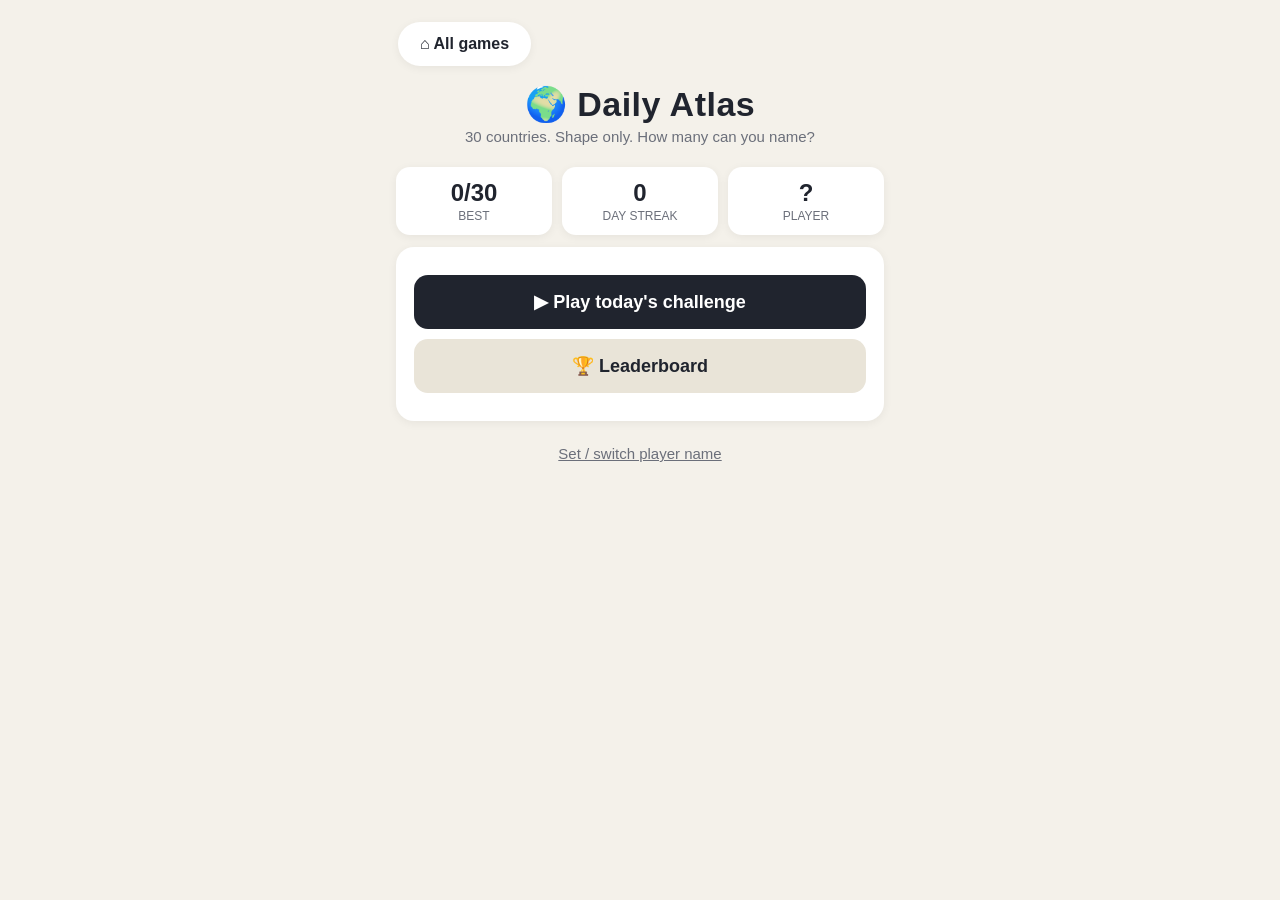
<file: games/daily-shape/index.html>
<!DOCTYPE html>
<html lang="en">
<head>
<meta charset="UTF-8">
<meta http-equiv="refresh" content="0; url=../daily-atlas/">
<title>Daily Atlas</title>
</head>
<body>
<p>This game is now called <a href="../daily-atlas/">Daily Atlas</a>.</p>
<script>location.replace("../daily-atlas/");</script>
</body>
</html>
</file>
<file: games/daily-putt-putt/style.css>
* { box-sizing: border-box; -webkit-tap-highlight-color: transparent; }
html, body { margin: 0; padding: 0; height: 100%; overflow: hidden; background: #0b3d24; color: #20242e;
  font-family: -apple-system, BlinkMacSystemFont, "Segoe UI", Roboto, Helvetica, Arial, sans-serif;
  overscroll-behavior: none; }
#wrap { position: fixed; inset: 0; overflow: hidden; }
#game { position: absolute; inset: 0; width: 100%; height: 100%; display: block; touch-action: none; }
.hidden { display: none !important; }

/* ---------- HUD ---------- */
#hud { position: absolute; top: 0; left: 0; right: 0; z-index: 5; pointer-events: none;
  padding-top: calc(8px + env(safe-area-inset-top)); }
#topRow { display: flex; align-items: center; justify-content: center; gap: 10px; padding: 0 14px; }
#homeBtn { pointer-events: auto; width: 44px; height: 44px; border-radius: 12px; background: rgba(255,255,255,.92);
  color: #20242e; font-size: 22px; font-weight: 800; display: flex; align-items: center; justify-content: center;
  text-decoration: none; box-shadow: 0 2px 8px rgba(0,0,0,.25); }
#holeLabel { background: rgba(255,255,255,.92); border-radius: 999px; padding: 8px 18px;
  font-weight: 800; font-size: 15px; letter-spacing: 1px; box-shadow: 0 2px 8px rgba(0,0,0,.25); }
#modeTag { background: #7c2d12; color: #fff; border-radius: 999px; padding: 8px 12px;
  font-weight: 800; font-size: 11px; letter-spacing: 1px; }
#modeTag.prac { background: #b45309; }
#scoreStrip { display: flex; gap: 5px; justify-content: center; margin: 8px 14px 0; }
.scell { flex: 1; max-width: 52px; background: rgba(255,255,255,.92); border-radius: 10px; padding: 5px 2px;
  text-align: center; box-shadow: 0 2px 6px rgba(0,0,0,.2); }
.scell .n { font-size: 10px; font-weight: 700; color: #6b6f7a; }
.scell .p { font-size: 9px; font-weight: 700; color: #6b6f7a; letter-spacing: .5px; }
.scell .s { font-size: 16px; font-weight: 900; color: #20242e; }
.scell.cur { outline: 3px solid #fbbf24; }

/* ---------- bottom panel ---------- */
#panel { position: absolute; left: 0; right: 0; bottom: 0; z-index: 6;
  padding: 12px 16px calc(14px + env(safe-area-inset-bottom));
  background: rgba(255,255,255,.96); border-radius: 22px 22px 0 0;
  box-shadow: 0 -4px 18px rgba(0,0,0,.25); text-align: center; }
#timerPill { display: inline-block; background: #1f2937; color: #fff; font-weight: 900; font-size: 15px;
  border-radius: 999px; padding: 5px 16px; margin-bottom: 8px; font-variant-numeric: tabular-nums;
  box-shadow: 0 2px 6px rgba(0,0,0,.25); }
#timerPill.low { background: #b91c1c; animation: pulse .5s infinite alternate; }
@keyframes pulse { from { transform: scale(1); } to { transform: scale(1.08); } }
#phaseHint { font-size: 15px; font-weight: 600; color: #374151; margin-bottom: 10px; min-height: 20px; }
#phaseBtn { background: #15803d; color: #fff; border: none; border-radius: 14px; padding: 14px 34px;
  font-size: 17px; font-weight: 800; letter-spacing: .5px; box-shadow: 0 4px 0 #14532d; }
#phaseBtn:active { transform: translateY(2px); box-shadow: 0 2px 0 #14532d; }
#resultLine { font-size: 18px; font-weight: 800; min-height: 24px; margin-top: 10px; }

/* ---------- the needle (horizontal timing bar) ---------- */
#needleBar { position: absolute; left: 14px; right: 14px; bottom: 172px; z-index: 7;
  touch-action: none; user-select: none; -webkit-user-select: none; }
#needleTrack { position: relative; height: 48px; border-radius: 14px; overflow: hidden;
  background: #1f2937; border: 3px solid rgba(255,255,255,.92);
  box-shadow: 0 4px 14px rgba(0,0,0,.35); }
#pureBand { position: absolute; top: 0; bottom: 0; left: 82%; width: 5%;
  background: #fbbf24; box-shadow: 0 0 12px #fbbf24; }
#overZone { position: absolute; top: 0; bottom: 0; left: 87%; width: 13%;
  background: repeating-linear-gradient(45deg,#ef4444,#ef4444 8px,#b91c1c 8px,#b91c1c 16px); }
#needle { position: absolute; top: -4px; bottom: -4px; left: 0; width: 18px; z-index: 2;
  background: #0f172a; border: 3px solid #ffffff; border-radius: 5px;
  box-shadow: 0 0 16px rgba(255,255,255,.9), 0 0 6px rgba(0,0,0,.85); }
#needleNums { position: relative; height: 20px; margin-top: 4px; }
.nn0,.nnpure,.nnover,.nn100 { position: absolute; font-size: 11px; font-weight: 900;
  color: #fff; text-shadow: 0 1px 3px rgba(0,0,0,.7); }
.nn0 { left: 2px; } .nn100 { right: 2px; }
/* distance calibration ticks: expected carry at 25/50/75% of pure power */
#tickLayer { position: absolute; inset: 0; pointer-events: none; }
.tick { position: absolute; top: 5px; bottom: 5px; width: 2px;
  background: rgba(255,255,255,.55); border-radius: 1px; }
#tickLabels { position: relative; height: 15px; margin-top: 3px; }
.tickLab { position: absolute; transform: translateX(-50%); font-size: 10px; font-weight: 800;
  color: #e5e7eb; text-shadow: 0 1px 2px rgba(0,0,0,.8); white-space: nowrap; }
.nnpure { left: 84.5%; transform: translateX(-50%); color: #fde68a; font-size: 9px; }
.nnover { left: 93.5%; transform: translateX(-50%); color: #fca5a5; font-size: 9px; }
#needleCap { text-align: center; font-size: 12px; font-weight: 700; color: #fff;
  text-shadow: 0 1px 3px rgba(0,0,0,.7); margin-top: 2px; }

/* ---------- scorecard vs par ---------- */
.scell.under { background: #15803d; }
.scell.under .n, .scell.under .p, .scell.under .s { color: #fff; }
.scell.over { background: #fee2e2; }
.scell.over .s { color: #b91c1c; }
.scell.even .s { color: #374151; }

/* ---------- action button states ---------- */
#phaseBtn.stop { background: #b91c1c; box-shadow: 0 4px 0 #7f1d1d; color: #fff; }
#phaseBtn.stop:active { transform: translateY(2px); box-shadow: 0 2px 0 #7f1d1d; }

/* ---------- result grades ---------- */
#resultLine .grade { display: inline-block; padding: 4px 14px; border-radius: 999px; color: #fff; font-size: 15px; margin-right: 8px; }
.g-pure { background: #15803d; } .g-over { background: #b91c1c; } .g-ease { background: #6b7280; }
.g-splash { background: #2563eb; }

/* ---------- overlays ---------- */
.overlay { position: absolute; inset: 0; z-index: 20; display: flex; flex-direction: column;
  align-items: center; justify-content: center; background: rgba(12,34,20,.94);
  backdrop-filter: blur(6px); padding: 24px; text-align: center; overflow-y: auto; }
.title { font-size: 44px; font-weight: 900; margin: 0; color: #fff; letter-spacing: 1px; }
.title2 { font-size: 30px; font-weight: 900; margin: 0 0 6px; color: #fff; }
.subtitle { margin: 12px 0 18px; font-size: 16px; color: #d1e7d4; line-height: 1.5; }
.big { background: #22c55e; color: #062b14; border: none; border-radius: 16px; padding: 15px 40px;
  font-size: 18px; font-weight: 900; margin: 6px; box-shadow: 0 4px 0 #14532d; }
.big:active { transform: translateY(2px); box-shadow: 0 2px 0 #14532d; }
.ghost { background: transparent; color: #d1e7d4; border: 2px solid #5b7a60; border-radius: 16px;
  padding: 12px 26px; font-size: 15px; font-weight: 700; margin: 6px; }
.small { font-size: 13px; padding: 13px 18px; border-radius: 12px; }
.row { display: flex; gap: 4px; align-items: center; justify-content: center; flex-wrap: wrap; margin-top: 10px; }
#nameInput, #phraseInput { width: 260px; max-width: 80vw; padding: 13px 16px; font-size: 17px;
  border-radius: 12px; border: 2px solid #5b7a60; background: #fff; margin: 6px; text-align: center; }
.msg { color: #fca5a5; font-size: 14px; min-height: 20px; margin: 4px 0; }
#lockBox { background: #fff; border-radius: 16px; padding: 16px 26px; margin: 6px 0 12px; color: #20242e; }
#lockTime { font-size: 32px; font-weight: 900; margin-top: 4px; font-variant-numeric: tabular-nums; }
#lockScore { font-size: 17px; font-weight: 800; color: #15803d; margin-top: 6px; }
.secTitle { color: #fff; font-weight: 800; font-size: 14px; letter-spacing: 1px;
  text-transform: uppercase; margin: 16px 0 8px; }
.list { width: 320px; max-width: 88vw; max-height: 30vh; overflow-y: auto; background: rgba(255,255,255,.08);
  border-radius: 12px; padding: 8px; }
.lbRow { display: flex; justify-content: space-between; padding: 7px 10px; color: #fff;
  font-size: 14px; font-weight: 600; border-bottom: 1px solid rgba(255,255,255,.08); }
.lbRow.me { background: rgba(34,197,94,.25); border-radius: 8px; }
.resScore { font-size: 52px; font-weight: 900; color: #fff; }
.resScore small { font-size: 18px; color: #d1e7d4; font-weight: 700; }
</file>
<file: games/daily-putt/style.css>
* { box-sizing: border-box; -webkit-tap-highlight-color: transparent; }
html, body { margin: 0; padding: 0; height: 100%; overflow: hidden; background: #1d4a26; color: #20242e;
  font-family: -apple-system, BlinkMacSystemFont, "Segoe UI", Roboto, Helvetica, Arial, sans-serif;
  overscroll-behavior: none; }
#wrap { position: fixed; inset: 0; overflow: hidden; }
#game { position: absolute; inset: 0; width: 100%; height: 100%; display: block; touch-action: none; }
.hidden { display: none !important; }

/* ---------- HUD ---------- */
#hud { position: absolute; top: 0; left: 0; right: 0; z-index: 5; pointer-events: none;
  padding-top: calc(8px + env(safe-area-inset-top)); }
#topRow { display: flex; align-items: center; justify-content: center; gap: 10px; padding: 0 14px; }
#homeBtn { pointer-events: auto; width: 44px; height: 44px; border-radius: 12px; background: rgba(255,255,255,.92);
  color: #20242e; font-size: 22px; font-weight: 800; display: flex; align-items: center; justify-content: center;
  text-decoration: none; box-shadow: 0 2px 8px rgba(0,0,0,.25); }
#holeLabel { background: rgba(255,255,255,.92); border-radius: 999px; padding: 8px 18px;
  font-weight: 800; font-size: 15px; letter-spacing: 1px; box-shadow: 0 2px 8px rgba(0,0,0,.25); }
#modeTag { background: #20242e; color: #fff; border-radius: 999px; padding: 8px 12px;
  font-weight: 800; font-size: 11px; letter-spacing: 1px; }
#modeTag.prac { background: #b45309; }
#scoreStrip { display: flex; gap: 5px; justify-content: center; margin: 8px 14px 0; }
.scell { flex: 1; max-width: 52px; background: rgba(255,255,255,.92); border-radius: 10px; padding: 5px 2px;
  text-align: center; box-shadow: 0 2px 6px rgba(0,0,0,.2); }
.scell .n { font-size: 10px; font-weight: 700; color: #6b6f7a; }
.scell .p { font-size: 9px; font-weight: 700; color: #6b6f7a; letter-spacing: .5px; }
.scell .s { font-size: 16px; font-weight: 900; color: #20242e; }
.scell.cur { outline: 3px solid #fbbf24; }

/* ---------- bottom panel ---------- */
#panel { position: absolute; left: 0; right: 0; bottom: 0; z-index: 6;
  padding: 12px 16px calc(14px + env(safe-area-inset-bottom));
  background: rgba(255,255,255,.96); border-radius: 22px 22px 0 0;
  box-shadow: 0 -4px 18px rgba(0,0,0,.25); text-align: center; }
#phaseHint { font-size: 15px; font-weight: 600; color: #374151; margin-bottom: 10px; min-height: 20px; }
/* 7-second aim clock: clean pill above the instructions, red when low */
#aimTimer { display: inline-block; min-width: 46px; padding: 4px 14px; margin-bottom: 8px;
  background: #20242e; color: #fff; border-radius: 999px; font-size: 16px; font-weight: 900;
  font-variant-numeric: tabular-nums; box-shadow: 0 2px 8px rgba(0,0,0,.25); }
#aimTimer.low { background: #b91c1c; }
#phaseBtn { background: #15803d; color: #fff; border: none; border-radius: 14px; padding: 14px 34px;
  font-size: 17px; font-weight: 800; letter-spacing: .5px; box-shadow: 0 4px 0 #14532d; }
#phaseBtn:active { transform: translateY(2px); box-shadow: 0 2px 0 #14532d; }
#resultLine { font-size: 18px; font-weight: 800; min-height: 24px; margin-top: 10px; }

/* ---------- the needle (horizontal timing bar) ---------- */
#needleBar { position: absolute; left: 14px; right: 14px; bottom: 162px; z-index: 7;
  touch-action: none; user-select: none; -webkit-user-select: none; }
#needleTrack { position: relative; height: 48px; border-radius: 14px; overflow: hidden;
  background: #1f2937; border: 3px solid rgba(255,255,255,.92);
  box-shadow: 0 4px 14px rgba(0,0,0,.35); }
#pureBand { position: absolute; top: 0; bottom: 0; left: 82%; width: 5%;
  background: #fbbf24; box-shadow: 0 0 12px #fbbf24; }
#overZone { position: absolute; top: 0; bottom: 0; left: 87%; width: 13%;
  background: repeating-linear-gradient(45deg,#ef4444,#ef4444 8px,#b91c1c 8px,#b91c1c 16px); }
#needle { position: absolute; top: -4px; bottom: -4px; left: 0; width: 11px;
  background: #fff; border: 2px solid #111827; border-radius: 3px;
  box-shadow: 0 0 14px rgba(255,255,255,.95), 0 0 4px rgba(255,255,255,1); }
#needleNums { position: relative; height: 20px; margin-top: 4px; }
.nn0,.nnpure,.nnover,.nn100 { position: absolute; font-size: 11px; font-weight: 900;
  color: #fff; text-shadow: 0 1px 3px rgba(0,0,0,.7); }
.nn0 { left: 2px; } .nn100 { right: 2px; }
/* distance calibration ticks: expected carry at 25/50/75% of pure power */
#tickLayer { position: absolute; inset: 0; pointer-events: none; }
.tick { position: absolute; top: 5px; bottom: 5px; width: 2px;
  background: rgba(255,255,255,.55); border-radius: 1px; }
#tickLabels { position: relative; height: 15px; margin-top: 3px; }
.tickLab { position: absolute; transform: translateX(-50%); font-size: 10px; font-weight: 800;
  color: #e5e7eb; text-shadow: 0 1px 2px rgba(0,0,0,.8); white-space: nowrap; }
.nnpure { left: 84.5%; transform: translateX(-50%); color: #fde68a; font-size: 9px; }
.nnover { left: 93.5%; transform: translateX(-50%); color: #fca5a5; font-size: 9px; }
#needleCap { text-align: center; font-size: 12px; font-weight: 700; color: #fff;
  text-shadow: 0 1px 3px rgba(0,0,0,.7); margin-top: 2px; }

/* ---------- scorecard vs par ---------- */
.scell.under { background: #15803d; }
.scell.under .n, .scell.under .p, .scell.under .s { color: #fff; }
.scell.over { background: #fee2e2; }
.scell.over .s { color: #b91c1c; }
.scell.even .s { color: #374151; }

/* ---------- action button states ---------- */
#phaseBtn.stop { background: #b91c1c; box-shadow: 0 4px 0 #7f1d1d; color: #fff; }
#phaseBtn.stop:active { transform: translateY(2px); box-shadow: 0 2px 0 #7f1d1d; }

/* ---------- result grades ---------- */
#resultLine .grade { display: inline-block; padding: 4px 14px; border-radius: 999px; color: #fff; font-size: 15px; margin-right: 8px; }
.g-pure { background: #15803d; } .g-over { background: #b91c1c; } .g-ease { background: #6b7280; }

/* ---------- overlays ---------- */
.overlay { position: absolute; inset: 0; z-index: 20; display: flex; flex-direction: column;
  align-items: center; justify-content: center; background: rgba(20,40,24,.94);
  backdrop-filter: blur(6px); padding: 24px; text-align: center; overflow-y: auto; }
.title { font-size: 44px; font-weight: 900; margin: 0; color: #fff; letter-spacing: 1px; }
.title2 { font-size: 30px; font-weight: 900; margin: 0 0 6px; color: #fff; }
.subtitle { margin: 12px 0 18px; font-size: 16px; color: #d1e7d4; line-height: 1.5; }
.big { background: #22c55e; color: #062b14; border: none; border-radius: 16px; padding: 15px 40px;
  font-size: 18px; font-weight: 900; margin: 6px; box-shadow: 0 4px 0 #14532d; }
.big:active { transform: translateY(2px); box-shadow: 0 2px 0 #14532d; }
.ghost { background: transparent; color: #d1e7d4; border: 2px solid #5b7a60; border-radius: 16px;
  padding: 12px 26px; font-size: 15px; font-weight: 700; margin: 6px; }
.small { font-size: 13px; padding: 13px 18px; border-radius: 12px; }
.row { display: flex; gap: 4px; align-items: center; justify-content: center; flex-wrap: wrap; margin-top: 10px; }
#nameInput, #phraseInput { width: 260px; max-width: 80vw; padding: 13px 16px; font-size: 17px;
  border-radius: 12px; border: 2px solid #5b7a60; background: #fff; margin: 6px; text-align: center; }
.msg { color: #fca5a5; font-size: 14px; min-height: 20px; margin: 4px 0; }
#lockBox { background: #fff; border-radius: 16px; padding: 16px 26px; margin: 6px 0 12px; color: #20242e; }
#lockTime { font-size: 32px; font-weight: 900; margin-top: 4px; font-variant-numeric: tabular-nums; }
#lockScore { font-size: 17px; font-weight: 800; color: #15803d; margin-top: 6px; }
.secTitle { color: #fff; font-weight: 800; font-size: 14px; letter-spacing: 1px;
  text-transform: uppercase; margin: 16px 0 8px; }
.list { width: 320px; max-width: 88vw; max-height: 30vh; overflow-y: auto; background: rgba(255,255,255,.08);
  border-radius: 12px; padding: 8px; }
.lbRow { display: flex; justify-content: space-between; padding: 7px 10px; color: #fff;
  font-size: 14px; font-weight: 600; border-bottom: 1px solid rgba(255,255,255,.08); }
.lbRow.me { background: rgba(34,197,94,.25); border-radius: 8px; }
.resScore { font-size: 52px; font-weight: 900; color: #fff; }
.resScore small { font-size: 18px; color: #d1e7d4; font-weight: 700; }
</file>
